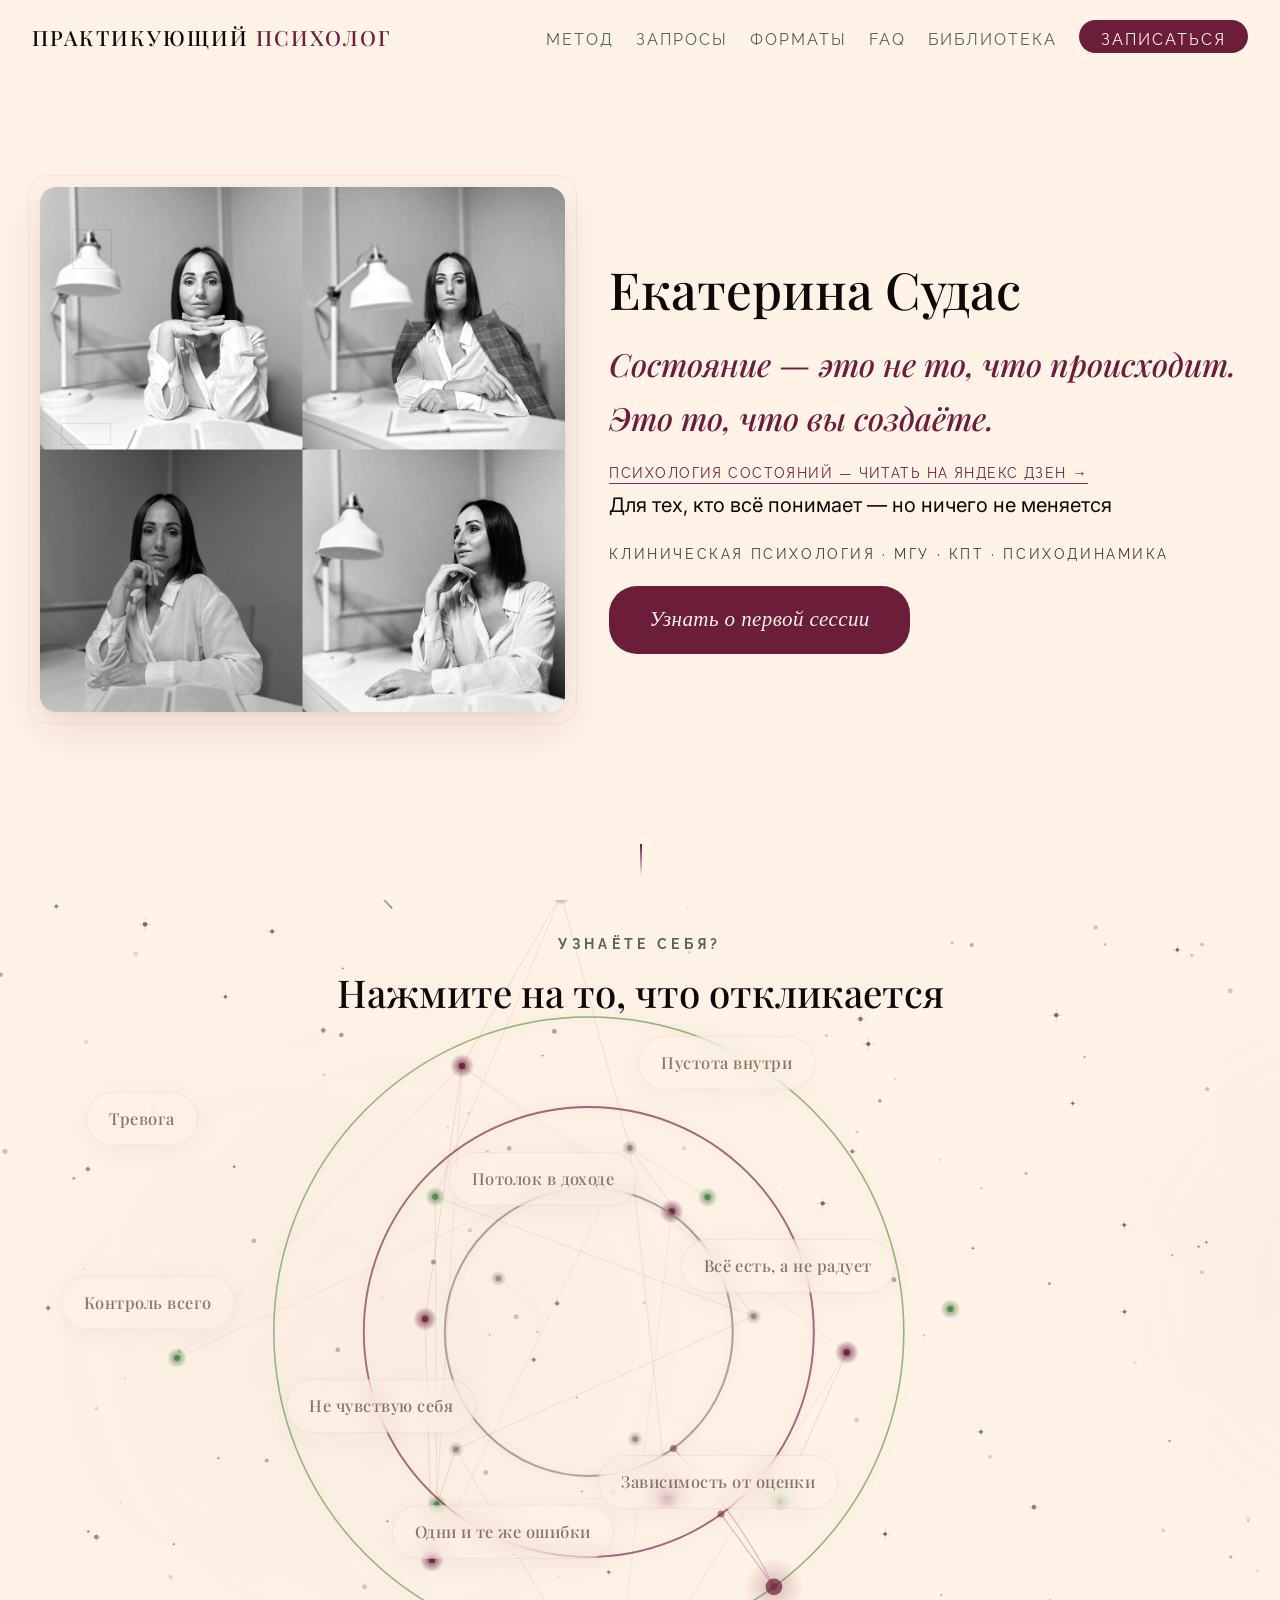
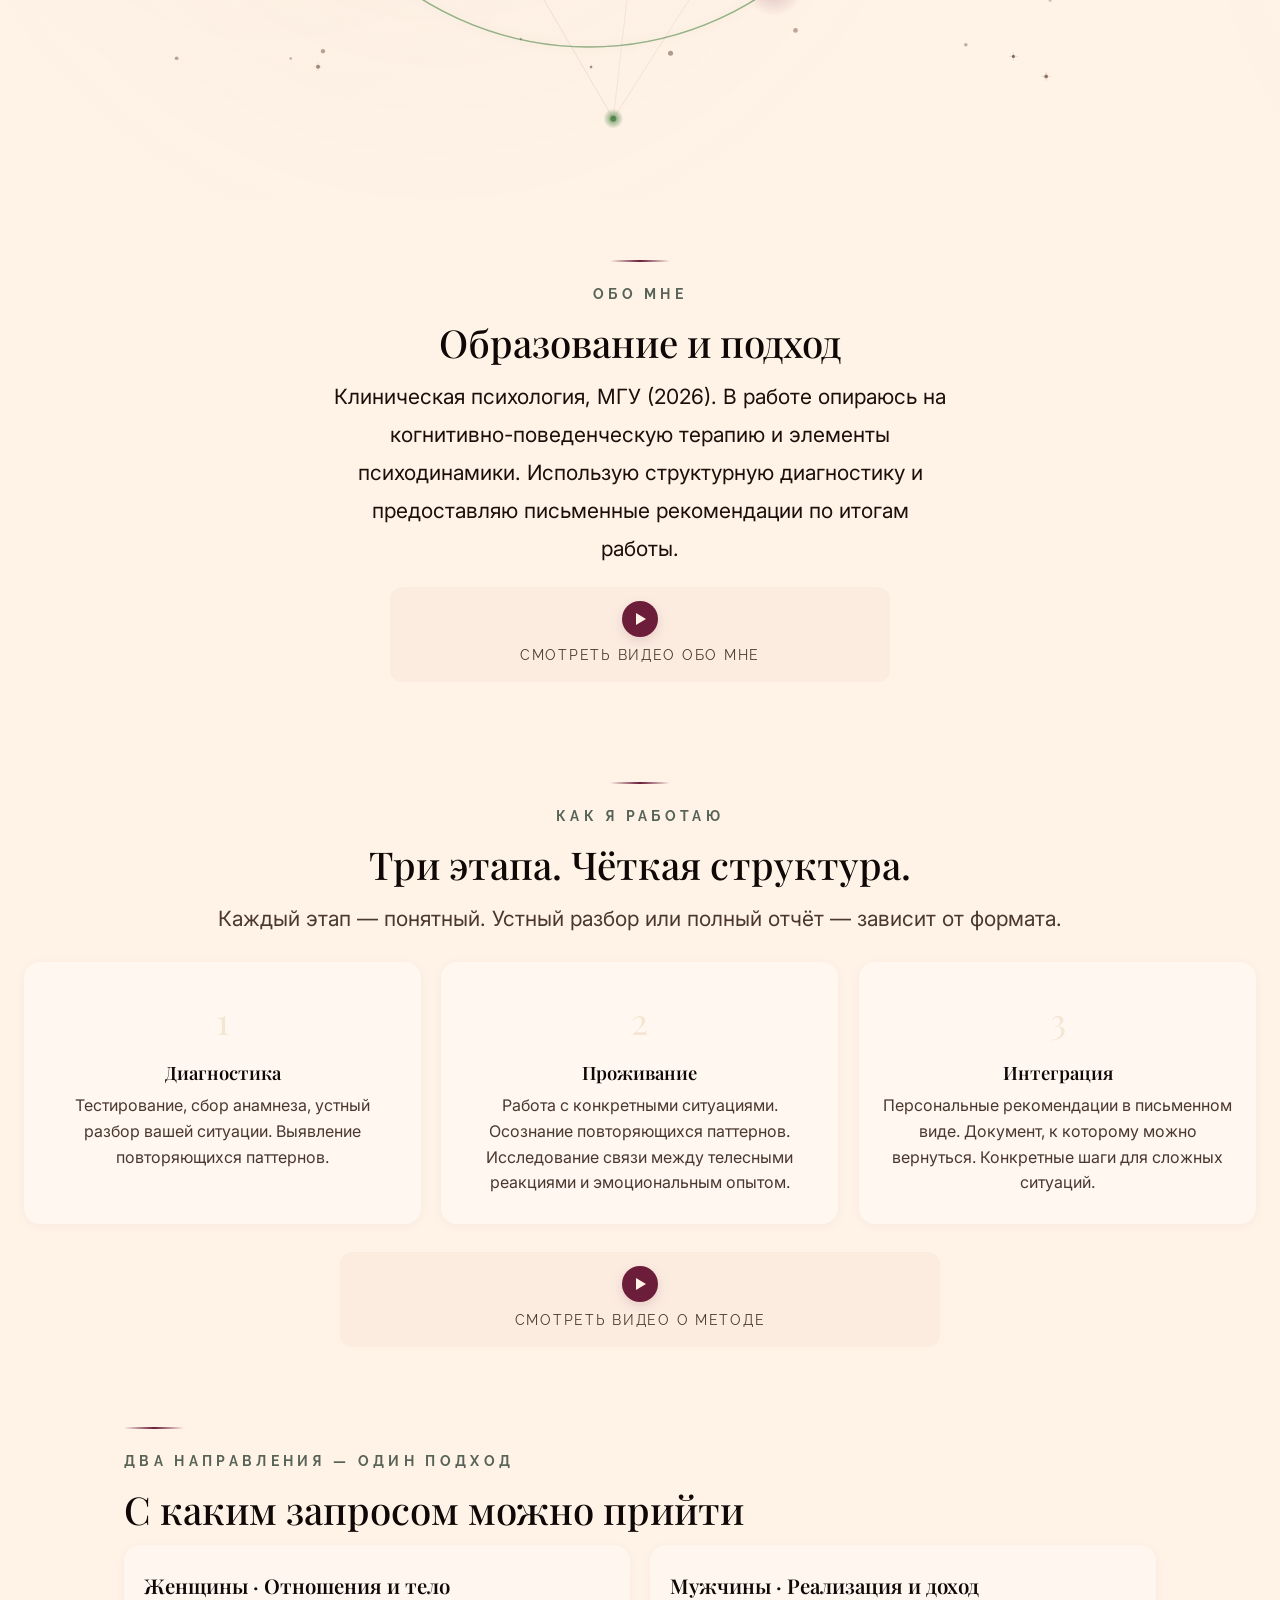
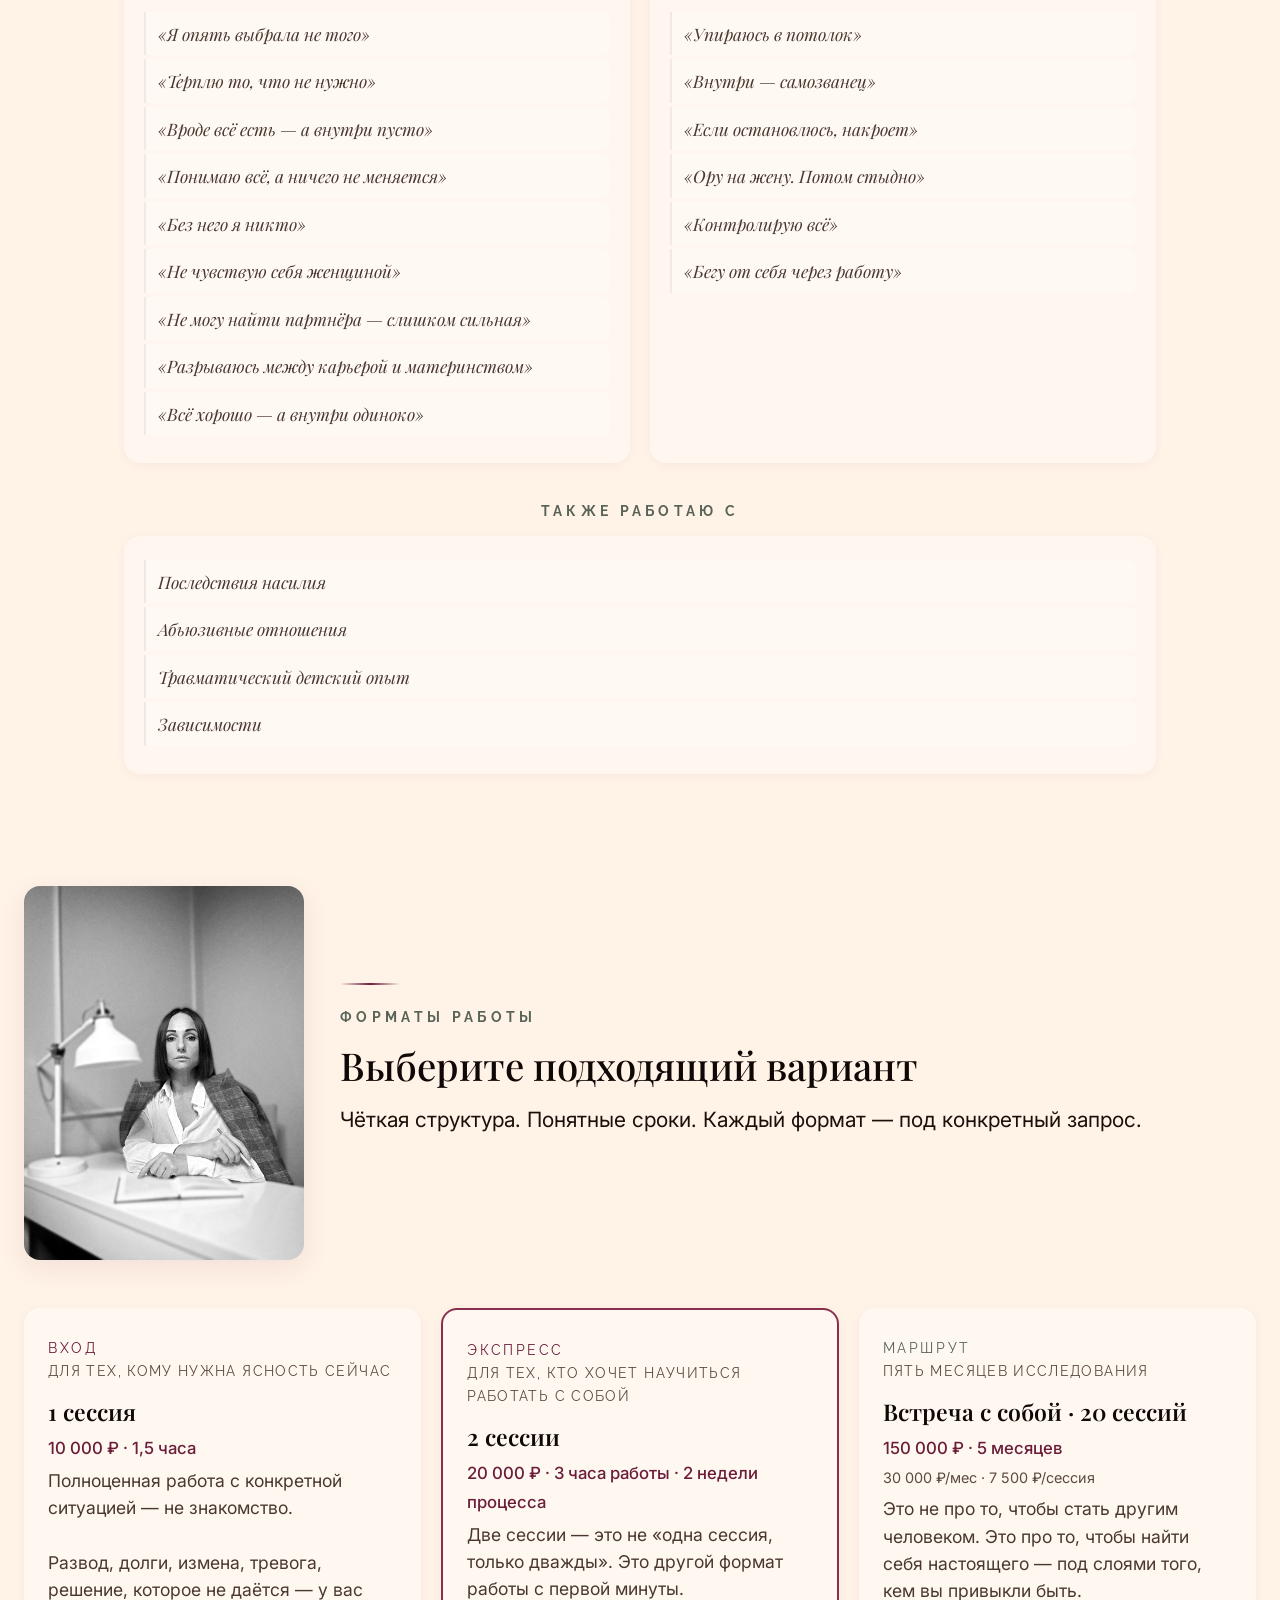
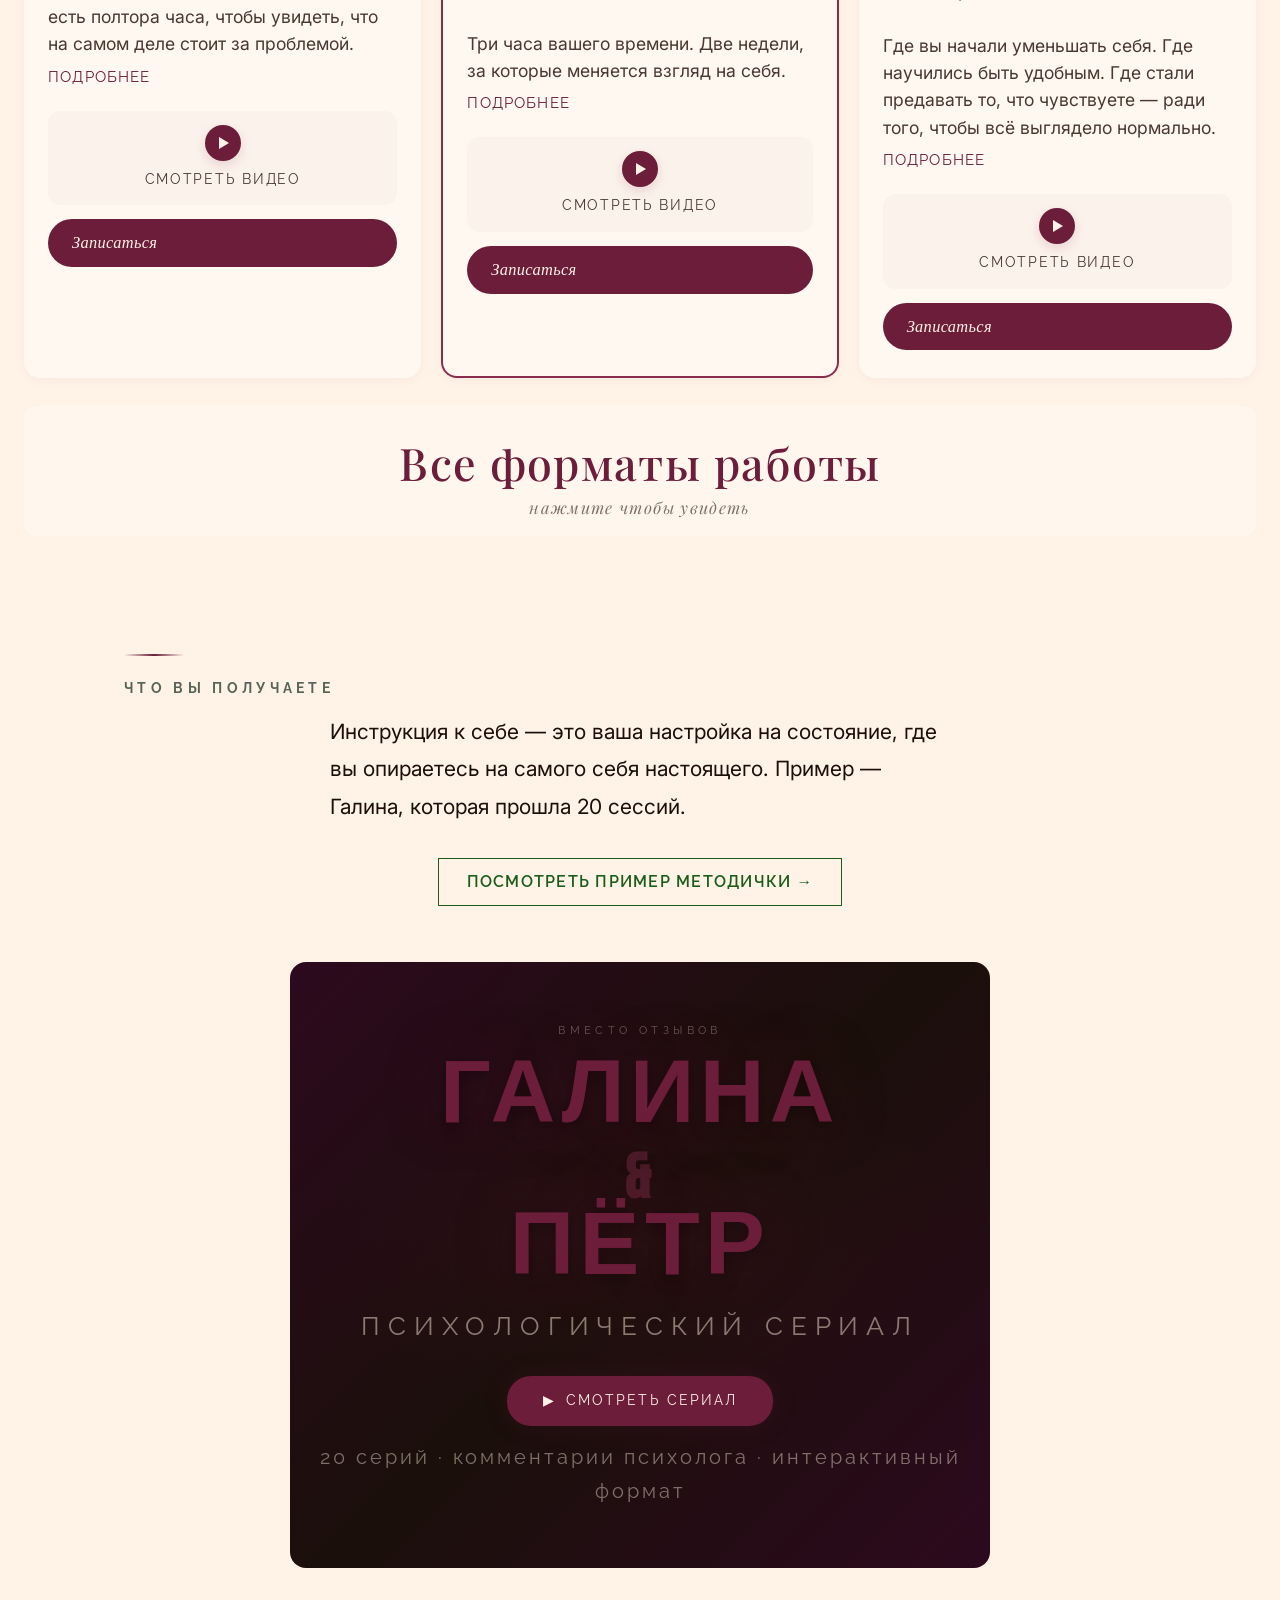
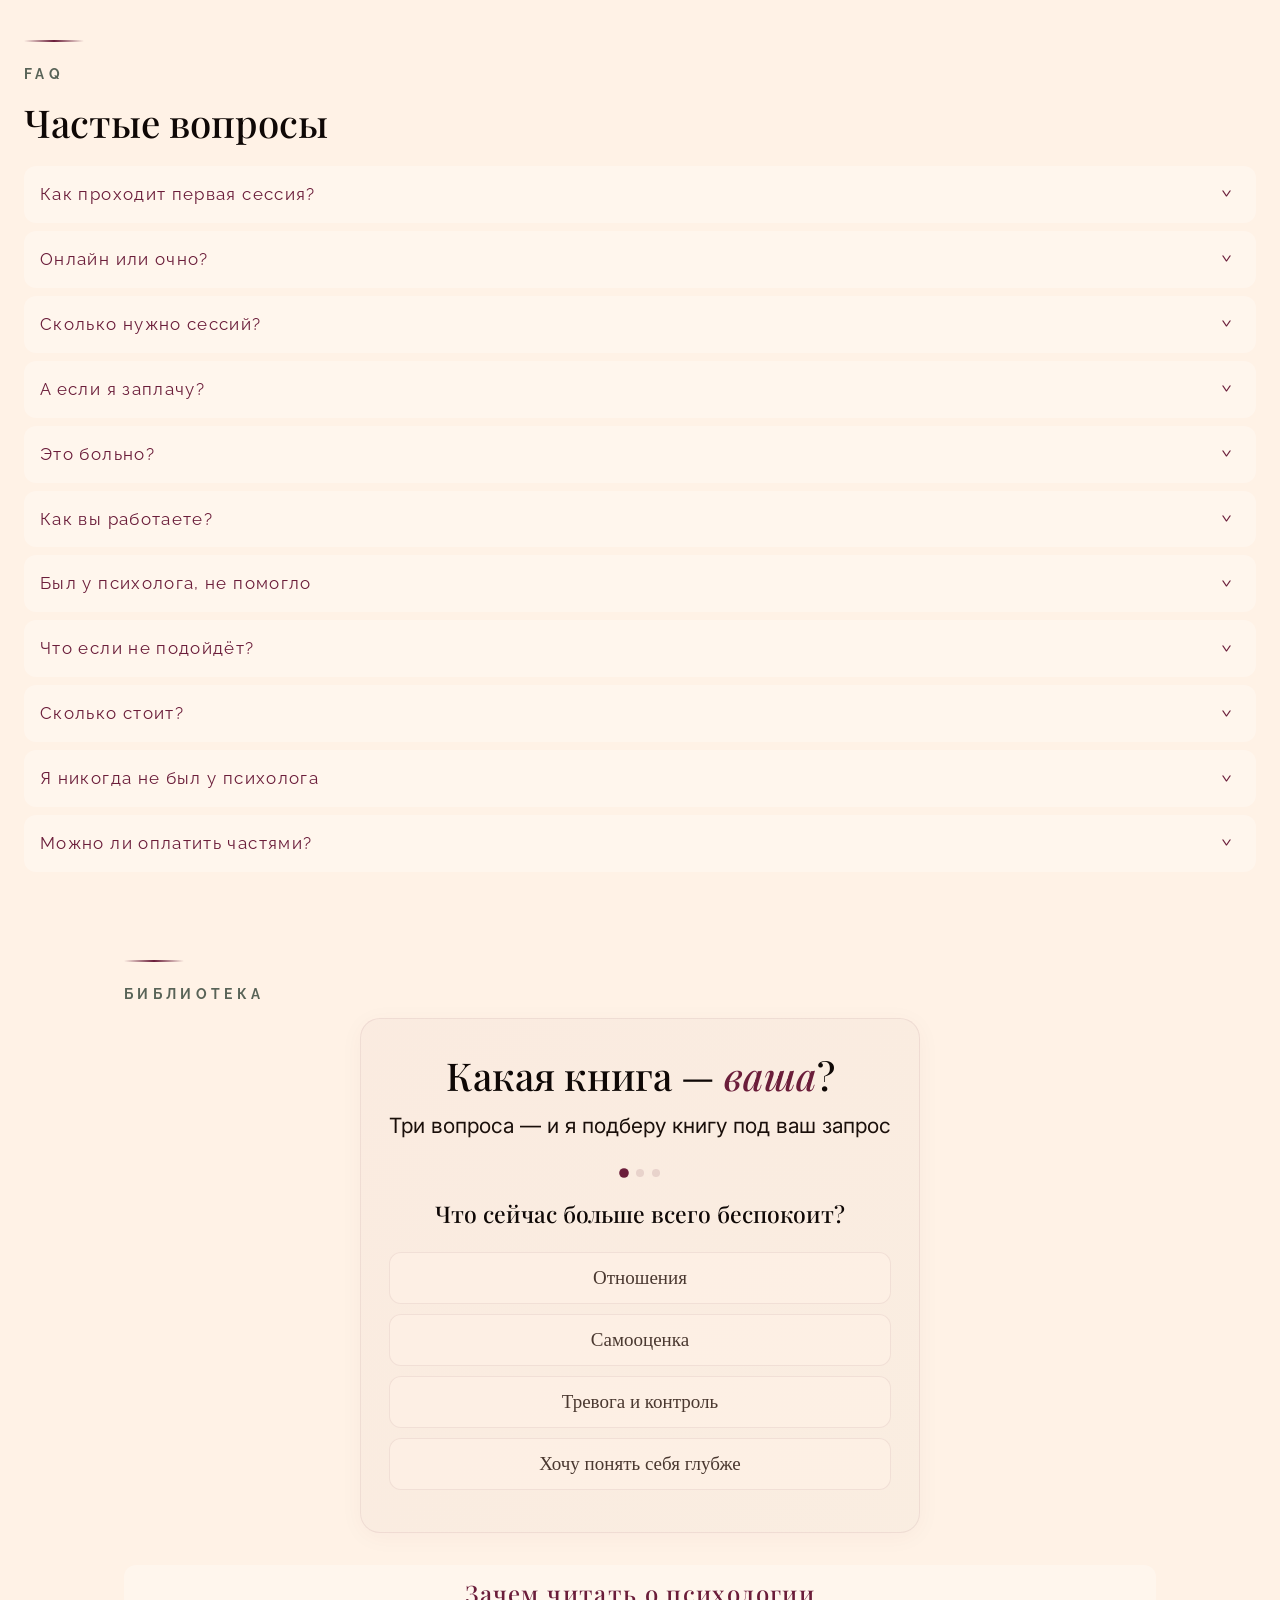
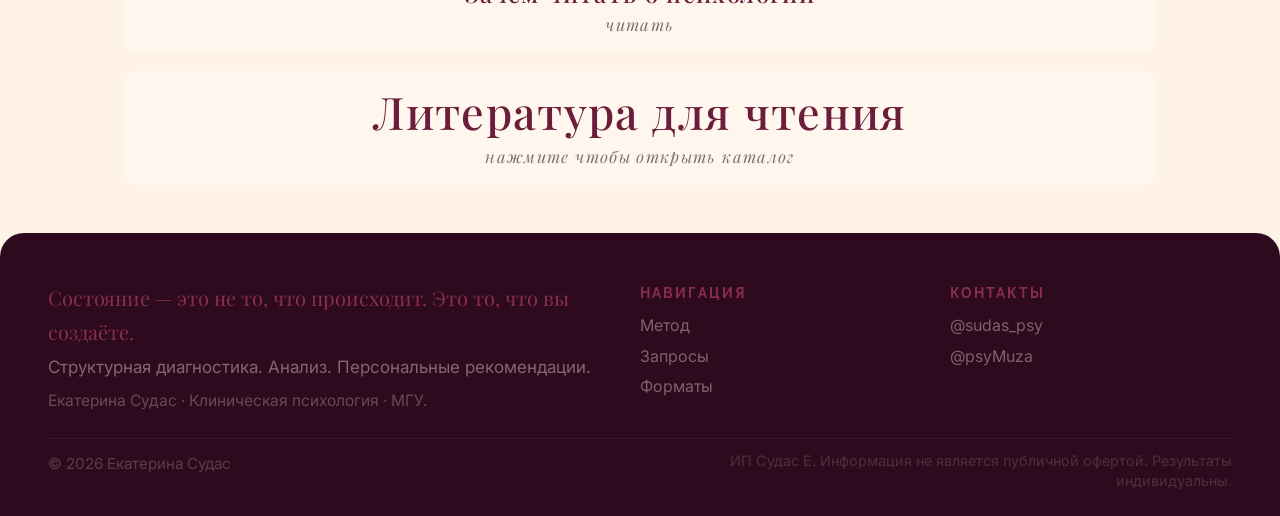
<file: index.html>
<!DOCTYPE html>
<html lang="ru">
<head>
<meta charset="UTF-8">
<meta name="viewport" content="width=device-width, initial-scale=1.0">
<title>Екатерина Судас — Психолог | Состояние — это не то, что происходит. Это то, что вы создаёте.</title>
<meta name="description" content="Екатерина Судас — практикующий психолог. Клиническая психология, МГУ (2026). Структурная диагностика, анализ, персональные рекомендации.">
<meta property="og:title" content="Екатерина Судас — Психолог">
<meta property="og:description" content="Состояние — это не то, что происходит. Это то, что вы создаёте.. Структурная диагностика. Анализ. Персональные рекомендации.">
<meta property="og:type" content="website">
<meta property="og:image" content="images/image_1.png">
<link rel="canonical" href="https://sudas-psy.ru/">
<link rel="icon" href="/favicon.ico" type="image/x-icon">
<meta property="og:url" content="https://sudas-psy.ru/">
<meta property="og:locale" content="ru_RU">
<meta name="twitter:card" content="summary_large_image">
<meta name="twitter:title" content="Екатерина Судас — Психолог">
<meta name="twitter:description" content="Структурная диагностика. Анализ. Персональные рекомендации.">
<meta name="theme-color" content="#fff2e6">
<link rel="preconnect" href="https://fonts.googleapis.com">
<link rel="preconnect" href="https://fonts.gstatic.com" crossorigin>
<link href="https://fonts.googleapis.com/css2?family=Bebas+Neue&family=Playfair+Display:ital,wght@0,300;0,400;0,500;0,600;0,700;1,300;1,400;1,500;1,600&family=Inter:wght@300;400;500;600;700&family=Raleway:wght@200;300;400;500;600&display=swap" rel="stylesheet">
<link rel="stylesheet" href="css/style.css?v=20">
<script type="application/ld+json">
{"@context":"https://schema.org","@type":"ProfessionalService","name":"Психолог Екатерина Судас","description":"Практикующий клинический психолог. Структурная диагностика, анализ, персональные рекомендации.","url":"https://sudas-psy.ru/","image":"https://sudas-psy.ru/images/image_1.png","priceRange":"10000-500000 ₽","founder":{"@type":"Person","name":"Екатерина Судас","jobTitle":"Клинический психолог","alumniOf":{"@type":"CollegeOrUniversity","name":"МГУ имени М.В. Ломоносова"},"sameAs":["https://t.me/sudas_psy","https://t.me/psyMuza"]}}
</script>
<script type="application/ld+json">
{"@context":"https://schema.org","@type":"FAQPage","mainEntity":[{"@type":"Question","name":"Как проходит первая сессия?","acceptedAnswer":{"@type":"Answer","text":"Полтора часа. Анамнез, тестирование, глубокий устный разбор. Без давления."}},{"@type":"Question","name":"Онлайн или очно?","acceptedAnswer":{"@type":"Answer","text":"Онлайн. Видеосвязь, камера обязательна."}},{"@type":"Question","name":"Сколько нужно сессий?","acceptedAnswer":{"@type":"Answer","text":"Зависит от запроса. От 1 до 20+. Скажу честно на первой встрече."}}]}
</script>
</head>
<body>
<canvas id="pc"></canvas>

<header>
<nav class="nav" id="nav">
<a href="#" class="nl">Практикующий <span>психолог</span></a>
<ul class="nk">
<li><a href="#method">Метод</a></li><li><a href="#tracks">Запросы</a></li><li><a href="#products">Форматы</a></li><li><a href="#faq">FAQ</a></li><li><a href="#library">Библиотека</a></li>
<li><a href="https://t.me/sudas_psy" class="nc" target="_blank">Записаться</a></li>
</ul>
<button class="mt" id="mtb"><span></span><span></span><span></span></button>
</nav>
<div class="mo" id="mo"><a href="#method">Метод</a><a href="#tracks">Запросы</a><a href="#products">Форматы</a><a href="#faq">FAQ</a><a href="#library">Библиотека</a><a href="https://t.me/sudas_psy" style="color:var(--cr)" target="_blank">Записаться</a></div>
</header>

<main>
<!-- ========== HERO ========== -->
<section class="hero">
<div class="hero-inner">
<div class="hero-photo">
<div class="hero-geo">
<div class="geo-shape gs1"></div>
<div class="geo-shape gs2"></div>
<div class="geo-shape gs3"></div>
<div class="geo-shape gs4"></div>
<div class="geo-shape gs5"></div>
<div class="geo-shape gs6"></div>
</div>
<img src="images/image_1.png" alt="Психолог Екатерина Судас — клиническая психология, МГУ (2026)"></div>
<div class="hero-text">
<h1 style="animation:fu .8s .5s both">Екатерина Судас</h1>
<div class="hsl" style="animation:fu .8s .8s both">Состояние — это не то, что происходит. Это то, что вы создаёте.</div>
<div style="animation:fu .8s .85s both;margin-top:8px"><a href="https://dzen.ru/id/69a1e2a84aaf5559c210326b" target="_blank" rel="noopener" style="font-family:'Raleway',sans-serif;font-size:.72rem;letter-spacing:.1em;text-transform:uppercase;color:var(--cr);text-decoration:none;border-bottom:1px solid var(--cr-l);padding-bottom:2px;transition:opacity .3s" onmouseover="this.style.opacity='.7'" onmouseout="this.style.opacity='1'">Психология состояний — читать на Яндекс Дзен &rarr;</a></div>
<div class="hsub" style="animation:fu .8s .95s both">Для тех, кто всё понимает — но ничего не меняется</div>
<div style="margin-top:6px;margin-bottom:20px;font-family:'Raleway',sans-serif;font-size:.72rem;font-weight:400;letter-spacing:.18em;text-transform:uppercase;color:var(--tm);animation:fu .8s 1s both">Клиническая психология · МГУ · КПТ · Психодинамика</div>
<div style="animation:fu .8s 1.1s both">
<a href="#products" class="hbtn">Узнать о первой сессии</a>
</div>
</div>
</div>
</section>



<!-- ========== ORBITAL SYSTEM + УЗНАЁТЕ СЕБЯ ========== -->
<section class="orbit-section" id="orbit">
<canvas id="orbitCanvas"></canvas>
<div class="orbit-title">
<h2 class="sl">Узнаёте себя?</h2>
<div class="st">Нажмите на то, что откликается</div>
</div>
<div class="orbit-cards" id="orbitCards">
<div class="ocard" data-info="Тревога — не враг. Она может быть сигналом, что психика перегружена. На сессии мы ищем, что именно перегружает — и как с этим работать. Не убирать симптом, а понять причину.">Тревога</div>
<div class="ocard" data-info="Ощущение пустоты часто связано с тем, что важные потребности не были удовлетворены в детстве. Это не дефект и не приговор. Её можно наполнить — но сначала важно понять, откуда она. Кохут называл это нарциссической раной.">Пустота внутри</div>
<div class="ocard" data-info="Контроль может быть попыткой психики справиться с тем, что когда-то было невыносимо. Вы научились контролировать, потому что не могли доверять. Это защита, которая стала клеткой. С ней можно работать.">Контроль всего</div>
<div class="ocard" data-info="Повторяющийся сценарий — часто не просто невезение. За ним может стоять бессознательный выбор. Психика воспроизводит знакомое, даже если оно болезненное. На диагностике мы ищем точку, где сценарий начался.">Одни и те же ошибки</div>
<div class="ocard" data-info="Разрыв между внешним успехом и внутренним состоянием. Ложное Я выстроено идеально — а настоящее подавлено. Винникотт описал это: человек живёт удобную версию себя вместо настоящей.">Всё есть, а не радует</div>
<div class="ocard" data-info="Зависимость от чужого мнения — не слабость. Она может быть связана с отсутствием внутреннего зеркала. Функция определять свою ценность как бы передана другим. Её можно вернуть себе.">Зависимость от оценки</div>
<div class="ocard" data-info="Когда боль была слишком сильна или слишком привычна — тело отключается. Вы перестаёте чувствовать. Не потому что «холодный человек». Потому что чувствовать было опасно. Лоуэн называл это предательством тела.">Не чувствую себя</div>
<div class="ocard" data-info="Финансовый потолок может быть связан не только с внешними обстоятельствами. Иногда за ним стоит бессознательный запрет: «нельзя больше, чем у мамы/папы». Исследование этих установок помогает обнаружить, что именно ограничивает.">Потолок в доходе</div>
</div>
<div class="ocard-desc" id="ocardDesc"><div class="ocard-desc-text" id="ocardDescText"></div></div>
<div class="orbit-msg" id="orbitMsg">
<p class="orbit-msg-text">Научиться управлять своим состоянием<br><a href="https://dzen.ru/id/69a1e2a84aaf5559c210326b" target="_blank" rel="noopener" class="orbit-msg-link">Психология состояний — читать на Яндекс Дзен &rarr;</a></p>
<span class="orbit-msg-star" style="top:-18px;left:12%;--ray:14px;box-shadow:0 0 12px rgba(107,29,58,.3),0 0 24px rgba(107,29,58,.1)"></span>
<span class="orbit-msg-star" style="top:-10px;right:10%;--ray:9px;box-shadow:0 0 8px rgba(107,29,58,.25),0 0 16px rgba(107,29,58,.08)"></span>
<span class="orbit-msg-star" style="bottom:-14px;left:28%;--ray:7px;box-shadow:0 0 6px rgba(107,29,58,.2),0 0 12px rgba(107,29,58,.06)"></span>
<span class="orbit-msg-star" style="top:40%;right:3%;--ray:11px;box-shadow:0 0 10px rgba(107,29,58,.3),0 0 20px rgba(107,29,58,.1)"></span>
</div>
</section>



<!-- ========== ОБО МНЕ ========== -->
<section style="padding:60px 0">
<div class="c tc reveal">
<div class="sd" style="margin:0 auto 20px"></div>
<h2 class="sl">Обо мне</h2>
<div class="st">Образование и подход</div>
<p class="ss" style="max-width:620px;margin:0 auto 20px">Клиническая психология, МГУ (2026). В работе опираюсь на когнитивно-поведенческую терапию и элементы психодинамики. Использую структурную диагностику и предоставляю письменные рекомендации по итогам работы.</p>
<div class="vid-slot" style="max-width:500px;margin:0 auto"><div class="vid-play"></div><div class="vid-label">Смотреть видео обо мне</div></div>
</div>
</section>


<!-- ========== METHOD ========== -->
<section class="sec-dk" id="method">
<div class="cw">
<div class="tc"><div class="sd"></div><h2 class="sl">Как я работаю</h2><div class="st">Три этапа. Чёткая структура.</div><div class="ss">Каждый этап — понятный. Устный разбор или полный отчёт — зависит от формата.</div></div>
<div class="g3 reveal" style="margin-bottom:16px">
<div class="card" style="text-align:center"><div class="cn" style="font-size:1.8rem">1</div><div class="ct">Диагностика</div><div class="cd">Тестирование, сбор анамнеза, устный разбор вашей ситуации. Выявление повторяющихся паттернов.</div></div>
<div class="card" style="text-align:center"><div class="cn" style="font-size:1.8rem">2</div><div class="ct">Проживание</div><div class="cd">Работа с конкретными ситуациями. Осознание повторяющихся паттернов. Исследование связи между телесными реакциями и эмоциональным опытом.</div></div>
<div class="card" style="text-align:center"><div class="cn" style="font-size:1.8rem">3</div><div class="ct">Интеграция</div><div class="cd">Персональные рекомендации в письменном виде. Документ, к которому можно вернуться. Конкретные шаги для сложных ситуаций.</div></div>
</div>
<div class="reveal" style="margin-top:28px">
<div class="vid-slot" style="max-width:600px;margin:0 auto"><div class="vid-play"></div><div class="vid-label">Смотреть видео о методе</div></div>
</div>
</div>
</section>


<!-- ========== TRACKS ========== -->
<section id="tracks">
<div class="c"><div class="sd"></div><h2 class="sl">Два направления — один подход</h2><div class="st">С каким запросом можно прийти</div>
<div class="g2 reveal">
<div class="rc"><h3>Женщины · Отношения и тело</h3>
<details class="ri-detail"><summary class="ri">«Я опять выбрала не того»</summary><div class="ri-exp">Повторяющийся паттерн выбора партнёра. Работаем с бессознательными сценариями, которые тянут к «знакомому» типу — даже если он причиняет боль.</div></details>
<details class="ri-detail"><summary class="ri">«Терплю то, что не нужно»</summary><div class="ri-exp">Неспособность выйти из разрушающих отношений. Разбираемся, что стоит за привычкой терпеть: страх одиночества, вина, детская программа «хорошая девочка не жалуется».</div></details>
<details class="ri-detail"><summary class="ri">«Вроде всё есть — а внутри пусто»</summary><div class="ri-exp">Нарциссическая пустота. Когда достижения не приносят удовлетворения — потому что внутри нет ощущения «я есть и этого достаточно».</div></details>
<details class="ri-detail"><summary class="ri">«Понимаю всё, а ничего не меняется»</summary><div class="ri-exp">Разрыв между пониманием и действием. Голова знает, а тело — нет. Работаем не с мыслями, а с тем, что заблокировано в теле и эмоциях.</div></details>
<details class="ri-detail"><summary class="ri">«Без него я никто»</summary><div class="ri-exp">Созависимость. Потеря себя в отношениях, когда собственная ценность определяется только через партнёра. Возвращаем опору на себя.</div></details>
<details class="ri-detail"><summary class="ri">«Не чувствую себя женщиной»</summary><div class="ri-exp">Отключение от тела, сексуальности, женственности. Часто связано с травматическим опытом или обесцениванием в детстве. Восстанавливаем контакт с телом.</div></details>
<details class="ri-detail"><summary class="ri">«Не могу найти партнёра — слишком сильная»</summary><div class="ri-exp">Когда сила стала бронёй. За образом «мне никто не нужен» часто скрывается страх близости и уязвимости. Работаем с тем, чтобы сила не мешала быть мягкой.</div></details>
<details class="ri-detail"><summary class="ri">«Разрываюсь между карьерой и материнством»</summary><div class="ri-exp">Внутренний конфликт между реализацией и ролью матери. Чувство вины в обе стороны: «недостаточно хорошая мать» и «не реализовалась». Ищем опору не в выборе «или-или», а в себе.</div></details>
<details class="ri-detail"><summary class="ri">«Всё хорошо — а внутри одиноко»</summary><div class="ri-exp">Одиночество при полном внешнем благополучии. Когда есть семья, друзья, карьера — но нет ощущения, что тебя по-настоящему видят и знают. Работаем с глубинной потребностью в подлинной близости.</div></details>
</div>
<div class="rc"><h3>Мужчины · Реализация и доход</h3>
<details class="ri-detail"><summary class="ri">«Упираюсь в потолок»</summary><div class="ri-exp">Финансовый и карьерный потолок. Внутренние ограничения, которые не дают расти — часто связаны с родительскими установками о деньгах и успехе.</div></details>
<details class="ri-detail"><summary class="ri">«Внутри — самозванец»</summary><div class="ri-exp">Синдром самозванца. Постоянное ощущение, что вас «разоблачат». Работаем с корнями — обесцениванием достижений в детстве.</div></details>
<details class="ri-detail"><summary class="ri">«Если остановлюсь, накроет»</summary><div class="ri-exp">Бег от себя через работу. Когда остановка вызывает тревогу или пустоту — значит, деятельность стала способом не чувствовать.</div></details>
<details class="ri-detail"><summary class="ri">«Ору на жену. Потом стыдно»</summary><div class="ri-exp">Неконтролируемая агрессия. За криком часто стоит бессилие, накопленная боль или детский опыт, где гнев был единственным «разрешённым» чувством.</div></details>
<details class="ri-detail"><summary class="ri">«Контролирую всё»</summary><div class="ri-exp">Гиперконтроль как способ справиться с тревогой. Когда в детстве было небезопасно — взрослый учится контролировать всё вокруг, чтобы «не случилось плохое».</div></details>
<details class="ri-detail"><summary class="ri">«Бегу от себя через работу»</summary><div class="ri-exp">Трудоголизм как защита от встречи с собой. Пока работаешь — не нужно чувствовать. Разбираемся, от чего именно идёт бег.</div></details>
</div>
</div>
<div class="reveal" style="margin-top:24px"><h2 class="sl tc">Также работаю с</h2>
<div class="rc" style="max-width:100%">
<details class="ri-detail"><summary class="ri">Последствия насилия</summary><div class="ri-exp">Физическое, эмоциональное, сексуальное насилие оставляет след в теле и психике. Работаем бережно, в вашем темпе, с опорой на безопасность.</div></details>
<details class="ri-detail"><summary class="ri">Абьюзивные отношения</summary><div class="ri-exp">Выход из абьюза, восстановление после. Почему сложно уйти, почему тянет вернуться — и как вернуть себе себя.</div></details>
<details class="ri-detail"><summary class="ri">Травматический детский опыт</summary><div class="ri-exp">То, что произошло в детстве, продолжает управлять взрослой жизнью. Работаем с корневыми переживаниями — не с симптомами.</div></details>
<details class="ri-detail"><summary class="ri">Зависимости</summary><div class="ri-exp">За зависимостью всегда стоит боль, с которой человек не справляется иначе. Работаем не с привычкой, а с тем, что она заглушает.</div></details>
</div></div>
</div>
</section>


<!-- ========== ПРОДУКТЫ ========== -->
<section id="products" style="padding:60px 0">
<div class="cw">
<div style="display:grid;grid-template-columns:280px 1fr;gap:36px;align-items:center;margin-bottom:48px">
<img src="images/image_3.png" alt="Екатерина Судас — форматы индивидуальной работы" style="width:100%;filter:grayscale(.15) contrast(1.02);border-radius:16px;box-shadow:0 8px 28px rgba(107,29,58,.08)">
<div>
<div class="sd"></div>
<h2 class="sl">Форматы работы</h2>
<div class="st">Выберите подходящий вариант</div>
<div class="ss">Чёткая структура. Понятные сроки. Каждый формат — под конкретный запрос.</div>
</div>
</div>

<!-- 3 основных продукта -->
<div class="g3 reveal" style="margin-bottom:28px">
<div class="prod"><div class="pt" style="color:var(--cr)">Вход</div><div style="font-family:'Raleway',sans-serif;font-size:.68rem;letter-spacing:.1em;text-transform:uppercase;color:var(--tl);margin-bottom:4px">Для тех, кому нужна ясность сейчас</div><div class="pn">1 сессия</div><div class="pp">10 000 ₽ · 1,5 часа</div><div class="pd">Полноценная работа с конкретной ситуацией — не знакомство.<br><br>Развод, долги, измена, тревога, решение, которое не даётся — у вас есть полтора часа, чтобы увидеть, что на самом деле стоит за проблемой.<div class="pd-more" style="display:none">Диагностика. Проживание. Интеграция нового состояния.<br><br>Мы вместе анализируем вашу ситуацию, находим бессознательные механизмы, страхи и сопротивления — и вы выходите с пониманием, что делать дальше. Не с общими рекомендациями — с конкретным направлением.<br><br>Я работаю через тестирование, структурное интервью и глубокий разбор — но за каждым инструментом стоит внимание к тому, что вы чувствуете, а не только к тому, что вы говорите. По итогам вы получите практики, с которыми сможете работать самостоятельно, и — если захотите — литературу, которая продолжит то, что мы начали.<br><br>После сессии я обозначу, над чем стоит работать дальше и примерно сколько времени это может занять — чтобы вы перестали предавать себя. Но решение — всегда за вами.<br><br>Потому что психология начинает работать в тот момент, когда человек перестаёт ждать — волшебника, подходящего времени, других обстоятельств — и из взрослой позиции сам влияет на свою жизнь.<br><br><em>Состояние — это не то, что происходит. Это то, что вы создаёте.</em><br><br>Я создаю условия для этой трансформации. Остальное делаете вы.</div><button class="pd-toggle" style="display:inline-block;margin-top:10px;font-family:'Raleway',sans-serif;font-size:.74rem;letter-spacing:.08em;text-transform:uppercase;color:var(--cr);cursor:pointer;border:none;background:none;padding:0" onclick="var m=this.previousElementSibling;if(m.style.display==='none'){m.style.display='block';this.textContent='Свернуть'}else{m.style.display='none';this.textContent='Подробнее'}">Подробнее</button></div><div class="vid-slot"><div class="vid-play"></div><div class="vid-label">Смотреть видео</div></div><a href="https://t.me/sudas_psy" class="hbtn" target="_blank" style="margin-top:14px;display:inline-block;font-size:.82rem;padding:10px 24px">Записаться</a></div>
<div class="prod" style="border:2px solid var(--cr-l)"><div class="pt" style="color:var(--cr)">Экспресс</div><div style="font-family:'Raleway',sans-serif;font-size:.68rem;letter-spacing:.1em;text-transform:uppercase;color:var(--tl);margin-bottom:4px">Для тех, кто хочет научиться работать с собой</div><div class="pn">2 сессии</div><div class="pp">20 000 ₽ · 3 часа работы · 2 недели процесса</div><div class="pd">Две сессии — это не «одна сессия, только дважды». Это другой формат работы с первой минуты.<br><br>Три часа вашего времени. Две недели, за которые меняется взгляд на себя.<div class="pd-more" style="display:none">Первая сессия — диагностика, проживание, интеграция. Я анализирую, фиксирую и собираю картину: что происходит, какие механизмы запускаются, откуда они.<br><br>Перерыв — неделя. Вы живёте свою жизнь. Бессознательное продолжает работу.<br><br>Вторая сессия — полный цикл, но с другим фокусом. Глубже, точнее, с опорой на то, что поднялось за неделю.<br><br>Перерыв — несколько дней. Я готовлю ваш документ.<br><br>«Инструкция к себе» — персональный аналитический отчёт по вашей ситуации: что включает ваши триггеры, почему это повторяется, где корни. И на каждую тему — отдельная методичка: что с вами происходит, в какие моменты это включается и как это выдержать, не подавляя, а встречаясь с тем, что вы чувствуете.<br><br>Три методички или пять — зависит от того, что мы найдём. Это ваш документ. Не общие рекомендации — а точная карта именно вашей психики.<br><br>Этот формат — для тех, кто не хочет ходить к психологу за ручку. Кто готов взять ответственность за свою жизнь и работать с собой. Вы получаете инструмент — и возвращаетесь к нему столько, сколько нужно. Через месяц. Через полгода. Через год — когда появится новый запрос.<br><br><em>Состояние — это не то, что происходит. Это то, что вы создаёте.</em><br><br>Я создаю условия для этой трансформации. Остальное делаете вы.</div><button class="pd-toggle" style="display:inline-block;margin-top:10px;font-family:'Raleway',sans-serif;font-size:.74rem;letter-spacing:.08em;text-transform:uppercase;color:var(--cr);cursor:pointer;border:none;background:none;padding:0" onclick="var m=this.previousElementSibling;if(m.style.display==='none'){m.style.display='block';this.textContent='Свернуть'}else{m.style.display='none';this.textContent='Подробнее'}">Подробнее</button></div><div class="vid-slot"><div class="vid-play"></div><div class="vid-label">Смотреть видео</div></div><a href="https://t.me/sudas_psy" class="hbtn" target="_blank" style="margin-top:14px;display:inline-block;font-size:.82rem;padding:10px 24px">Записаться</a></div>
<div class="prod"><div class="pt">Маршрут</div><div style="font-family:'Raleway',sans-serif;font-size:.68rem;letter-spacing:.1em;text-transform:uppercase;color:var(--tl);margin-bottom:4px">Пять месяцев исследования</div><div class="pn">Встреча с собой · 20 сессий</div><div class="pp">150 000 ₽ · 5 месяцев<br><span style="font-size:.72rem;color:var(--tl);font-weight:400">30 000 ₽/мес · 7 500 ₽/сессия</span></div><div class="pd">Это не про то, чтобы стать другим человеком. Это про то, чтобы найти себя настоящего — под слоями того, кем вы привыкли быть.<br><br>Где вы начали уменьшать себя. Где научились быть удобным. Где стали предавать то, что чувствуете — ради того, чтобы всё выглядело нормально.<div class="pd-more" style="display:none">Мы это исследуем. Не чтобы исправить — а чтобы вы наконец встретились с тем, кто вы есть.<br><br>Раз в неделю. Пять месяцев. Каждая сессия — полный цикл: диагностика, проживание, интеграция нового состояния. Но маршрут у каждого свой — не шаблон, не программа, а живой процесс, который идёт за вами.<br><br>По ходу работы вы получаете аналитические отчёты, методички, инструкции — когда они нужны именно вам. Не по расписанию — а в тот момент, когда они попадут точно.<br><br>Этот путь не всегда лёгкий. Будут сессии, после которых станет тяжелее прежде чем станет легче. Это нормально — так работает встреча с тем, что долго было спрятано. Но на выходе — вы понимаете себя. Вы видите свои механизмы. И вы можете управлять своим состоянием — не из контроля, а из контакта с собой.<br><br><em>Состояние — это не то, что происходит. Это то, что вы создаёте.</em><br><br>Я создаю условия для этой трансформации. Остальное делаете вы.</div><button class="pd-toggle" style="display:inline-block;margin-top:10px;font-family:'Raleway',sans-serif;font-size:.74rem;letter-spacing:.08em;text-transform:uppercase;color:var(--cr);cursor:pointer;border:none;background:none;padding:0" onclick="var m=this.previousElementSibling;if(m.style.display==='none'){m.style.display='block';this.textContent='Свернуть'}else{m.style.display='none';this.textContent='Подробнее'}">Подробнее</button></div><div class="vid-slot"><div class="vid-play"></div><div class="vid-label">Смотреть видео</div></div><a href="https://t.me/sudas_psy" class="hbtn" target="_blank" style="margin-top:14px;display:inline-block;font-size:.82rem;padding:10px 24px">Записаться</a></div>
</div>

<!-- Остальные продукты под кнопкой -->
<details class="ex">
<summary class="sec-btn reveal" style="margin-top:16px">
<div class="sec-btn-title">Все форматы работы</div>
<div class="sec-btn-sub">нажмите чтобы увидеть</div>
</summary>
<div class="eb" style="border:none;padding:24px 0 0">
<div class="g2 reveal">
<div class="prod"><div class="pt">Первый шаг</div><div style="font-family:'Raleway',sans-serif;font-size:.68rem;letter-spacing:.1em;text-transform:uppercase;color:var(--tl);margin-bottom:4px">Когда всё понимаете — но ничего не меняется</div><div class="pn">Курс «Сепарация»</div><div class="pp">7 000 ₽ · доступ 1 месяц</div><div class="pd">Бывает так: вы хотите жить иначе — но не можете начать. Или даже не понимаете, чего хотите — только чувствуете, что живёте не свою жизнь.<br><br>Мечта есть — а действий нет. Планы есть — а энергии на них нет.<div class="pd-more" style="display:none">Вы знаете, что «надо что-то менять», но каждый раз остаётесь на месте. Как будто что-то внутри не пускает.<br><br>Это не лень. Не слабость. Не «просто возьми и сделай». Это — детская позиция, которую вы забрали во взрослую жизнь. Решения, которые вы приняли когда-то давно, чтобы выжить в своей семье, — и которые до сих пор управляют вами. Вы их не видите. Но они определяют, как вы выбираете партнёров, как обращаетесь с деньгами, как реагируете на конфликты и почему раз за разом оказываетесь в одних и тех же ситуациях.<br><br>Этот курс — исследование. Не чтобы обвинить родителей. А чтобы наконец увидеть, где заканчиваются их сценарии — и начинаетесь вы.<br><br>4 аудиолекции: что такое сепарация и почему она не произошла, как формируется привязанность и что происходит, когда она нарушена, какие детские позиции вы несёте во взрослую жизнь, как работают законы родовой системы и почему сценарии повторяются.<br><br>5 аудиопрактик: от работы с самосаботажем — через принятие мамы и исследование рода — к выбору собственного сценария жизни.<br><br>Рабочая тетрадь с заданиями — чтобы не просто слушать, а проживать и фиксировать.<br><br>Курс не заменяет индивидуальную работу. Но он даёт то, без чего она невозможна: понимание, почему вы застряли — и где именно начинается ваш собственный путь.<br><br><em>Состояние — это не то, что происходит. Это то, что вы создаёте.</em></div><button class="pd-toggle" style="display:inline-block;margin-top:10px;font-family:'Raleway',sans-serif;font-size:.74rem;letter-spacing:.08em;text-transform:uppercase;color:var(--cr);cursor:pointer;border:none;background:none;padding:0" onclick="var m=this.previousElementSibling;if(m.style.display==='none'){m.style.display='block';this.textContent='Свернуть'}else{m.style.display='none';this.textContent='Подробнее'}">Подробнее</button></div><div class="vid-slot"><div class="vid-play"></div><div class="vid-label">Смотреть видео</div></div></div>
<div class="prod"><div class="pt">Травма отверженного. Страх отказа</div><div style="font-family:'Raleway',sans-serif;font-size:.68rem;letter-spacing:.1em;text-transform:uppercase;color:var(--tl);margin-bottom:4px">Когда чужое мнение стало вашей правдой о себе</div><div class="pn">14 дней</div><div class="pp">70 000 ₽ · 14 дней · 3 индивидуальные сессии + ежедневное сопровождение</div><div class="pd">Вам отказали — и вы решили, что с вами что-то не так. Не тогда, когда вы это осознали. Гораздо раньше. Это решение было принято в детстве — бессознательно, на основе того, как вели себя родители.<br><br>Доказываете. Заслуживаете. Терпите. Соглашаетесь на то, что вам не подходит — лишь бы не услышать «нет».<div class="pd-more" style="display:none">А когда всё-таки слышите — внутри обрушивается не просто разочарование, а что-то древнее: «я недостаточно хорош, чтобы меня выбрали».<br><br>Это не характер. Это травма — и она имеет конкретный механизм. Мы его находим и разбираем.<br><br>14 дней структурной работы. Три индивидуальные сессии по полтора часа — в начале, в середине и в завершение. Между ними — ежедневная аудиопрактика, ваши отчёты и моя обратная связь каждый день. На основе того, что поднимается у вас, я подбираю персональные методички и практики.<br><br>Мы работаем глубоко: с фигурами родителей, с внутренним ребёнком — вашим и их. С ситуациями, где вы сделали вывод о себе на основе чужого отказа. Хотя отказ — это всегда про того, кто отказывает. Не про вас.<br><br>На выходе: чужое мнение становится просто мнением. «Спасибо, у меня есть своё». Отказали — «ок, иду в следующую дверь». Не потому что вам стало всё равно. А потому что ваше мнение о себе — наконец у вас, а не в чужих руках.<br><br><em>Состояние — это не то, что происходит. Это то, что вы создаёте.</em><br><br>Я создаю условия для этой трансформации. Остальное делаете вы.</div><button class="pd-toggle" style="display:inline-block;margin-top:10px;font-family:'Raleway',sans-serif;font-size:.74rem;letter-spacing:.08em;text-transform:uppercase;color:var(--cr);cursor:pointer;border:none;background:none;padding:0" onclick="var m=this.previousElementSibling;if(m.style.display==='none'){m.style.display='block';this.textContent='Свернуть'}else{m.style.display='none';this.textContent='Подробнее'}">Подробнее</button></div><div class="vid-slot"><div class="vid-play"></div><div class="vid-label">Смотреть видео</div></div></div>
<div class="prod"><div class="pt">Индивидуальная настройка</div><div style="font-family:'Raleway',sans-serif;font-size:.68rem;letter-spacing:.1em;text-transform:uppercase;color:var(--tl);margin-bottom:4px">14 дней</div><div class="pn">14 дней</div><div class="pp">120 000 ₽ · 14 дней · 3 индивидуальные сессии + ежедневное сопровождение</div><div class="pd">У вас есть цель. Вы знаете, чего хотите — выйти замуж, заработать миллион, сменить профессию, начать жить иначе. Но между «хочу» и «делаю» — стена.<br><br>Это ограничения, которые стали частью вас — на основе ситуаций, где вас отвергали, унижали, обесценивали.<div class="pd-more" style="display:none">Не лень. Не обстоятельства. Что-то внутри, что вы не можете назвать, но чувствуете каждый раз, когда пытаетесь сдвинуться. Они сформировались давно. И теперь они решают за вас — тихо, незаметно, каждый день.<br><br>Мы находим их. Проживаем. И формируем новое состояние — то, в котором ваша цель перестаёт быть мечтой и становится направлением движения.<br><br>Как это работает: первая сессия — полтора часа. Мы определяем, чего вы на самом деле хотите, и что именно мешает. После этого я создаю для вас персональную аудионастройку — вашими словами, под вашу ситуацию, моим голосом. Это не шаблон. Это ваш инструмент.<br><br>14 дней вы делаете её каждый день. Отправляете отчёт — я анализирую бессознательные конфликты и страхи, которые поднимаются, и даю задания и практики. Сессия в середине. Сессия в завершение — индивидуально, когда нужно именно вам.<br><br>А потом настройка остаётся с вами. Навсегда. Через месяц, через год, через пять лет — в любой момент, когда вам нужно вернуться в это состояние, вы включаете её и проживаете снова. Это не 14 дней работы. Это инструмент на всю жизнь.<br><br><em>Состояние — это не то, что происходит. Это то, что вы создаёте.</em><br><br>Я создаю условия для этой трансформации. Остальное делаете вы.</div><button class="pd-toggle" style="display:inline-block;margin-top:10px;font-family:'Raleway',sans-serif;font-size:.74rem;letter-spacing:.08em;text-transform:uppercase;color:var(--cr);cursor:pointer;border:none;background:none;padding:0" onclick="var m=this.previousElementSibling;if(m.style.display==='none'){m.style.display='block';this.textContent='Свернуть'}else{m.style.display='none';this.textContent='Подробнее'}">Подробнее</button></div><div class="vid-slot"><div class="vid-play"></div><div class="vid-label">Смотреть видео</div></div></div>
<div class="prod"><div class="pt">Трансформация личности</div><div style="font-family:'Raleway',sans-serif;font-size:.68rem;letter-spacing:.1em;text-transform:uppercase;color:var(--tl);margin-bottom:4px">30 дней</div><div class="pn">30 дней</div><div class="pp">150 000 ₽ · 30 дней · ежедневная индивидуальная работа</div><div class="pd">Это самая интенсивная программа. 30 дней. Каждый день. Для тех, кто готов перестать откладывать встречу с собой.<br><br>Если вы долго чего-то хотите и не реализуете — значит, либо цель не ваша, либо есть внутренняя причина, по которой вам выгодно оставаться на месте.<div class="pd-more" style="display:none">Не потому что вы слабый человек — а потому что психика защищает вас от чего-то, что когда-то было невыносимым. Мы это находим.<br><br>Три этапа по 10 дней.<br><br>Первый — знакомство с собой. Диагностика, тестирование, раскрытие того, что скрыто. Мы исследуем бессознательное: тени, внутренние конфликтующие части, сопротивления, которые просыпаются каждый раз, когда вы пытаетесь что-то изменить. Определяем ваш психотип. Вы получаете «Инструкцию к себе» — полный аналитический документ, методички, дневники. Это этап, где вы перестаёте прятаться от себя.<br><br>Второй — проживание. Разрешение себе быть тем, кто вы есть. Мы перепроживаем ситуации прошлого — потому что через проживание того, что было подавлено, высвобождается энергия, которая была заперта в защитах. Работа с телесными реакциями и дыханием. Это этап, на котором вы начинаете лучше спать, легче дышать, спокойнее смотреть на свою жизнь. Повторное тестирование — вы видите свою динамику. Работа с внутренним критиком, самооценкой, границами.<br><br>Третий — реализация. Ваш запрос, ваша цель, ваш маршрут. Определяем путь к вашей цели и что конкретно мешает на каждом шаге. Работа со страхами. Персональная инструкция — из какого состояния вы приходите к тому, что хотите, и что делаете каждый день.<br><br>Вы не станете другим человеком. Вы встретитесь с тем, кем всегда были — но не позволяли себе быть.<br><br><em>Состояние — это не то, что происходит. Это то, что вы создаёте.</em><br><br>Я создаю условия для этой трансформации. Остальное делаете вы.</div><button class="pd-toggle" style="display:inline-block;margin-top:10px;font-family:'Raleway',sans-serif;font-size:.74rem;letter-spacing:.08em;text-transform:uppercase;color:var(--cr);cursor:pointer;border:none;background:none;padding:0" onclick="var m=this.previousElementSibling;if(m.style.display==='none'){m.style.display='block';this.textContent='Свернуть'}else{m.style.display='none';this.textContent='Подробнее'}">Подробнее</button></div><div class="vid-slot"><div class="vid-play"></div><div class="vid-label">Смотреть видео</div></div></div>
</div>
</div>
</details>
</div>
</section>


<!-- ========== ЧТО ВЫ ПОЛУЧАЕТЕ ========== -->
<section id="product-preview" style="padding:50px 0 24px">
<div class="c">
<div class="sd"></div>
<h2 class="sl">Что вы получаете</h2>
<div class="ss" style="max-width:620px;margin:0 auto 32px">Инструкция к себе — это ваша настройка на состояние, где вы опираетесь на самого себя настоящего. Пример — Галина, которая прошла 20 сессий.</div>

<!-- Кнопка -->
<div class="reveal" style="text-align:center;margin-top:8px">
<a href="galina-m1-narcissistic-void.html" target="_blank" style="display:inline-block;font-family:'Raleway',sans-serif;font-size:.78rem;font-weight:600;letter-spacing:.08em;text-transform:uppercase;color:var(--gd);border:1.5px solid var(--gd);padding:10px 28px;text-decoration:none;transition:background .3s,color .3s" onmouseover="this.style.background='var(--gd)';this.style.color='#fff'" onmouseout="this.style.background='transparent';this.style.color='var(--gd)'">Посмотреть пример методички &rarr;</a>
</div>
</div>
</section>



<!-- ========== ВМЕСТО ОТЗЫВОВ — Netflix-тизер ========== -->
<section id="serial" style="padding:0;margin:32px 0">
<a href="serial.html" style="display:block;text-decoration:none;color:inherit">
<div class="reveal" style="background:linear-gradient(135deg,#2D0A1E 0%,#1a0f0a 50%,#2D0A1E 100%);padding:60px 24px;text-align:center;position:relative;overflow:hidden;border-radius:16px;max-width:700px;margin:0 auto">

<!-- Warm velvet glow -->
<div style="position:absolute;inset:0;background:radial-gradient(ellipse 70% 50% at 50% 45%,rgba(107,29,58,.12),transparent 65%);pointer-events:none"></div>

<!-- Label -->
<div style="position:relative;font-family:'Raleway',sans-serif;font-size:.55rem;letter-spacing:.4em;text-transform:uppercase;color:rgba(245,230,211,.35);margin-bottom:16px">Вместо отзывов</div>

<!-- Netflix logo -->
<div style="position:relative;font-family:'Bebas Neue',Impact,sans-serif;font-size:clamp(2.4rem,7vw,4.5rem);font-weight:700;color:var(--cr);letter-spacing:.06em;text-transform:uppercase;line-height:.85;text-shadow:0 0 60px rgba(107,29,58,.35),0 4px 16px rgba(0,0,0,.4)">Галина<br><span style="font-size:.7em;color:var(--cr-l);opacity:.4">&</span><br>Пётр</div>

<!-- Subtitle -->
<div style="position:relative;font-family:'Raleway',sans-serif;font-size:clamp(1rem,3vw,1.3rem);letter-spacing:.3em;text-transform:uppercase;color:rgba(245,230,211,.5);margin:18px 0 28px">Психологический сериал</div>

<!-- CTA button -->
<div style="position:relative">
<span style="display:inline-block;font-family:'Raleway',sans-serif;font-size:.7rem;letter-spacing:.15em;text-transform:uppercase;color:var(--cream);background:var(--cr);padding:13px 36px;border-radius:24px;transition:all .4s;box-shadow:0 0 24px rgba(107,29,58,.2)">&#9654;&ensp;Смотреть сериал</span>
</div>
<div style="position:relative;margin-top:14px;font-family:'Raleway',sans-serif;font-size:clamp(.8rem,2.5vw,1rem);letter-spacing:.15em;color:rgba(245,230,211,.45)">20 серий · комментарии психолога · интерактивный формат</div>

</div>
</a>
</section>







<section id="faq">
<div class="cw">
<div class="sd"></div>
<h2 class="sl">FAQ</h2>
<div class="st">Частые вопросы</div>
<div class="libgrid" style="margin-top:20px">
<details class="ex"><summary style="color:var(--cr);">Как проходит первая сессия?</summary><div class="eb" style="color:var(--tb)"><p>Полтора часа. Анамнез, тестирование, глубокий устный разбор. Без давления.</p></div></details>
<details class="ex"><summary style="color:var(--cr);">Онлайн или очно?</summary><div class="eb" style="color:var(--tb)"><p>Онлайн. Видеосвязь, камера обязательна.</p></div></details>
<details class="ex"><summary style="color:var(--cr);">Сколько нужно сессий?</summary><div class="eb" style="color:var(--tb)"><p>Зависит от запроса. От 1 до 20+. Скажу честно на первой встрече.</p></div></details>
<details class="ex"><summary style="color:var(--cr);">А если я заплачу?</summary><div class="eb" style="color:var(--tb)"><p>Нормально. Слёзы — сигнал тела. Мы близко.</p></div></details>
<details class="ex"><summary style="color:var(--cr);">Это больно?</summary><div class="eb" style="color:var(--tb)"><p>Терапия может быть непростой, но мы работаем в вашем темпе. Если становится слишком интенсивно — замедляемся. Это называется титрация: проживание маленькими, выносимыми порциями.</p></div></details>
<details class="ex"><summary style="color:var(--cr);">Как вы работаете?</summary><div class="eb" style="color:var(--tb)"><p>Структурно: диагностика, тестирование, разбор. По итогам — аналитический отчёт и рекомендации. Понятные сроки и формат.</p></div></details>
<details class="ex"><summary style="color:var(--cr);">Был у психолога, не помогло</summary><div class="eb" style="color:var(--tb)"><p>Бывает. Подходы разные, и не каждый подходит каждому. Мой метод включает работу с телом и анализ причин — возможно, это то, чего не хватало.</p></div></details>
<details class="ex"><summary style="color:var(--cr);">Что если не подойдёт?</summary><div class="eb" style="color:var(--tb)"><p>Первая сессия — полноценная диагностическая встреча. По итогам вы получите устный разбор и сможете принять решение о продолжении. Никаких обязательств.</p></div></details>
<details class="ex"><summary style="color:var(--cr);">Сколько стоит?</summary><div class="eb" style="color:var(--tb)"><p>Первая сессия — 10 000 руб. Все форматы и цены — в разделе «Форматы работы» выше.</p></div></details>
<details class="ex"><summary style="color:var(--cr);">Я никогда не был у психолога</summary><div class="eb" style="color:var(--tb)"><p>Первая сессия построена так, чтобы вам было понятно и комфортно. Начнём с вашего запроса и пойдём в вашем темпе.</p></div></details>
<details class="ex"><summary style="color:var(--cr);">Можно ли оплатить частями?</summary><div class="eb" style="color:var(--tb)"><p>Да, для программ от 2 сессий возможна оплата поэтапно. Детали обсуждаем индивидуально.</p></div></details>
</div></div>
</section>


</div></section>




<!-- ========== LIBRARY ========== -->
<section id="library"><div class="c"><div class="sd"></div><h2 class="sl">Библиотека</h2>

<!-- Book Quiz -->
<div class="bq-wrap reveal" id="bookQuiz">
<div class="st" style="margin-bottom:8px;text-align:center">Какая книга — <em>ваша</em>?</div>
<div class="ss" style="margin-bottom:24px;text-align:center">Три вопроса — и я подберу книгу под ваш запрос</div>
<div class="bq-progress" id="bqProgress">
<span class="bq-progress-dot active"></span><span class="bq-progress-dot"></span><span class="bq-progress-dot"></span>
</div>
<div class="bq-steps" id="bqSteps">
<div class="bq-step active" data-step="1">
<div class="bq-question">Что сейчас больше всего беспокоит?</div>
<button class="bq-btn" data-value="relations">Отношения</button>
<button class="bq-btn" data-value="self">Самооценка</button>
<button class="bq-btn" data-value="anxiety">Тревога и контроль</button>
<button class="bq-btn" data-value="deep">Хочу понять себя глубже</button>
</div>
<div class="bq-step" data-step="2">
<div class="bq-question">Что вам ближе?</div>
<button class="bq-btn" data-value="why">Понять, почему так</button>
<button class="bq-btn" data-value="practical">Практические инструменты</button>
<button class="bq-btn" data-value="mirror">Посмотреть на себя со стороны</button>
</div>
<div class="bq-step" data-step="3">
<div class="bq-question">Какой формат чтения?</div>
<button class="bq-btn" data-value="scientific">Глубокий, научный</button>
<button class="bq-btn" data-value="easy">Лёгкий для чтения</button>
<button class="bq-btn" data-value="philosophical">Философский</button>
</div>
</div>
<div class="bq-result" id="bqResult"></div>
</div>

<details class="ex">
<summary class="sec-btn">
<div class="sec-btn-title" style="font-size:clamp(1rem,2vw,1.2rem)">Зачем читать о психологии</div>
<div class="sec-btn-sub">читать</div>
</summary>
<div class="eb" style="border:none;text-align:left">
<img class="letter-photo" src="images/image_6.jpg" alt="Рекомендации по психологической литературе">
<div class="letter-text">
<p>Иногда одна книга делает то, что не удаётся месяцам размышлений — помогает увидеть себя со стороны. Не потому что в ней есть ответ. А потому что она задаёт точный вопрос.</p>
<p>Когда вы читаете о том, как устроена психика, мозг не просто запоминает — он перестраивается. Между нейронами возникают новые связи, старые паттерны начинают ослабевать. Это называется нейропластичность, и она работает в любом возрасте.</p>
<p>Правильная книга в нужный момент — это мягкий толчок к переменам. Она не заменит терапию, но может стать началом разговора с собой, который вы давно откладывали.</p>
<p style="font-style:normal;font-weight:500;color:var(--td)">Здесь — библиотека, собранная за годы практики. Каждая книга проверена опытом работы с людьми.</p>
<p style="font-style:normal;font-weight:400;color:var(--cr);margin-top:12px;font-size:.88rem">Не знаете, с чего начать? Пройдите квиз выше — подберу книгу под ваш запрос.</p>
</div>
<div class="letter-sign">Е. С.</div>
</div>
</details>

<details class="ex" style="margin-top:18px">
<summary class="sec-btn">
<div class="sec-btn-title">Литература для чтения</div>
<div class="sec-btn-sub">нажмите чтобы открыть каталог</div>
</summary>
<div class="eb" style="border:none">

<details class="cat-section">
<summary class="cat-label">Профессиональная</summary>

<details class="cat-item"><summary>Я и Оно<span class="ca">Фрейд · 1923</span></summary><div class="cat-desc"><p class="cat-short">Структура психики: Оно, Я, Сверх-Я.</p><p>Поздний Фрейд. Впервые описал три инстанции: Оно (бессознательные влечения), Я (то, что мы считаем собой) и Сверх-Я (внутренний критик). Объяснил, почему человек делает то, чего сам не хочет — и почему «взять себя в руки» не работает.</p></div></details>

<details class="cat-item"><summary>Психика и её лечение<span class="ca">Тэхке</span></summary><div class="cat-desc"><p class="cat-short">Три типа терапии для трёх типов личности.</p><p>Поддерживающая (для хрупких структур), эмпатическая (для пограничных состояний), интерпретативная (для невротических). Учит видеть, с кем именно работаешь — и подбирать стратегию.</p></div></details>

<details class="cat-item"><summary>Основные формы страха<span class="ca">Риман · 1961</span></summary><div class="cat-desc"><p class="cat-short">Четыре базовых страха — четыре типа личности.</p><p>Страх утраты себя (шизоидная), страх одиночества (депрессивная), страх изменений (навязчивая), страх постоянства (истерическая). Ключ к пониманию, почему один избегает близости, а другой не может быть один.</p></div></details>

<details class="cat-item"><summary>Психоаналитическая диагностика<span class="ca">Мак-Вильямс</span></summary><div class="cat-desc"><p class="cat-short">Типы личности как портреты. Читаешь — узнаёшь себя.</p><p>Шизоидная, нарциссическая, депрессивная, истерическая, обсессивная структуры — каждая глава как живой человек. Незаменима и для специалиста, и для любого, кто хочет понять людей.</p></div></details>

<details class="cat-item"><summary>Теория семейных систем<span class="ca">Боуэн</span></summary><div class="cat-desc"><p class="cat-short">Семья — система. Изменение в одной части меняет всё.</p><p>Слияние и дифференциация, эмоциональные треугольники, межпоколенческая передача травмы. Ваши паттерны в отношениях — не выбор, а наследство родовой системы. Фундамент для работы с сепарацией.</p></div></details>

<details class="cat-item"><summary>Высшие корковые функции<span class="ca">Лурия</span></summary><div class="cat-desc"><p class="cat-short">Как устроен мозг. Фундамент нейропсихологии.</p><p>Как зоны коры отвечают за речь, восприятие, память, мышление. Почему повреждение крошечного участка меняет всю личность. Сложная, но если хотите понимать психику на уровне мозга — начните с Лурии.</p></div></details>

<details class="cat-item"><summary>Секс, любовь и сердце<span class="ca">Лоуэн</span></summary><div class="cat-desc"><p class="cat-short">Как мышечные зажимы блокируют способность любить.</p><p>Лоуэн показывает: сердце — не метафора. Физическое напряжение в грудной клетке отрезает человека от способности чувствовать любовь и отдаваться близости. Когда тело зажато — чувства не проходят. Связь между дыханием, грудной клеткой и способностью к любви. Тело — карта вашей эмоциональной истории.</p></div></details>

<details class="cat-item"><summary>Любовь и оргазм<span class="ca">Лоуэн</span></summary><div class="cat-desc"><p class="cat-short">Почему тело не может отпустить контроль.</p><p>Лоуэн исследует связь между характерным панцирем (Райх) и способностью к полной отдаче — в любви и в сексуальности. Мышечные блоки, сформированные в детстве, не дают телу расслабиться и довериться. Контроль, который когда-то защищал от боли, теперь мешает чувствовать удовольствие и близость. Книга о том, как вернуть телу право на жизнь.</p></div></details>

<details class="cat-item"><summary>Работа с телом в психотерапии<span class="ca">Тимошенко, Леоненко</span></summary><div class="cat-desc"><p class="cat-short">Практическое руководство по телесно-ориентированной работе.</p><p>Систематизация подходов к работе с телом в психотерапии. Контроль собственных действий как базовый навык саморегуляции, границы тела и границы «я», телесные паттерны как отражение характерологических защит. Незаменимое пособие для практикующих терапевтов.</p></div></details>

<details class="cat-item"><summary>Привязанность<span class="ca">Боулби</span></summary><div class="cat-desc"><p class="cat-short">Фундамент: как первые 18 месяцев определяют всю жизнь.</p><p>Основополагающий труд по теории привязанности. Стиль привязанности формируется в первые месяцы жизни и определяет, как человек будет строить отношения, реагировать на разлуку и близость. Боулби доказал: потребность в привязанности — не слабость, а биологическая необходимость.</p></div></details>

<details class="cat-item"><summary>Дар психотерапии<span class="ca">Ялом</span></summary><div class="cat-desc"><p class="cat-short">Открытое письмо начинающему терапевту.</p><p>Ялом делится опытом за 45 лет практики. Как быть с клиентом, когда не знаешь что делать. Как использовать собственные чувства. Как терапевтическое ухудшение может быть признаком прогресса. Честная, живая книга.</p></div></details>

<details class="cat-item"><summary>Игры, в которые играют люди<span class="ca">Берн · 1964</span></summary><div class="cat-desc"><p class="cat-short">Три эго-состояния: Родитель, Взрослый, Ребёнок.</p><p>Основа трансактного анализа. Берн показал: мы постоянно переключаемся между тремя состояниями — и бо́льшую часть общения проводим в «играх», которые не осознаём. Адаптивный Ребёнок — тот, кто научился быть удобным ценой отказа от себя.</p></div></details>

<details class="cat-item"><summary>Пробуждение тигра<span class="ca">Левин</span></summary><div class="cat-desc"><p class="cat-short">Как тело хранит травму — и как её высвободить.</p><p>Питер Левин показал: травма живёт не в воспоминаниях, а в нервной системе. Freeze-реакция (замирание) — это не слабость, а биологический ответ на невыносимое. Тело замирает, когда бегство и борьба невозможны. И остаётся замершим — пока травма не будет прожита через тело.</p></div></details>

<details class="cat-item"><summary>Семьи и семейная терапия<span class="ca">Минухин</span></summary><div class="cat-desc"><p class="cat-short">Структура семьи: границы, иерархия, подсистемы.</p><p>Минухин показал: семья — это структура с правилами. Когда ребёнок занимает место взрослого (парентификация) или границы между подсистемами размываются — система начинает порождать симптомы. Классика структурной семейной терапии.</p></div></details>

<details class="cat-item"><summary>Стресс жизни<span class="ca">Селье</span></summary><div class="cat-desc"><p class="cat-short">Три стадии стресса: тревога, сопротивление, истощение.</p><p>Ганс Селье — отец концепции стресса. Доказал: стресс — не событие, а реакция организма. И у этой реакции есть предел. Когда ресурс исчерпан — наступает фаза истощения. Тело сигнализирует задолго до срыва. Вопрос — слышим ли мы его.</p></div></details>

<details class="cat-item"><summary>Тяжёлые личностные расстройства<span class="ca">Кернберг</span></summary><div class="cat-desc"><p class="cat-short">Интеграция расщеплённого аффекта.</p><p>Кернберг описал, как при тяжёлых нарушениях личности аффект остаётся расщеплённым: «хорошее» и «плохое» не соединяются в одном объекте. Терапия — это путь к интеграции. Когда человек способен выдержать амбивалентность — он способен выдержать реальность.</p></div></details>

<details class="cat-item"><summary>Межличностный мир ребёнка<span class="ca">Стерн</span></summary><div class="cat-desc"><p class="cat-short">Как мать и младенец настраиваются друг на друга.</p><p>Дэниел Стерн исследовал аффективную настройку: процесс, при котором мать отражает не поведение ребёнка, а его внутреннее состояние. Если настройки не было — ребёнок не учится понимать, что чувствует. Фундамент для понимания алекситимии и эмоциональной глухоты.</p></div></details>

<details class="cat-item"><summary>Человек в поисках смысла<span class="ca">Франкл · 1946</span></summary><div class="cat-desc"><p class="cat-short">Между стимулом и реакцией есть пространство свободы.</p><p>Виктор Франкл — психиатр, выживший в концлагере. Доказал на собственном опыте: даже в нечеловеческих условиях человек сохраняет свободу выбора — как реагировать. Основа логотерапии и третьей венской школы психотерапии.</p></div></details>

<details class="cat-item"><summary>Современный трансактный анализ<span class="ca">Стюарт, Джоинс</span></summary><div class="cat-desc"><p class="cat-short">Полное руководство по ТА для практиков.</p><p>Систематическое изложение трансактного анализа: эго-состояния, жизненные сценарии, игры, рэкетные чувства. Разбор Адаптивного и Свободного Ребёнка, контаминации Взрослого. Учебник, который используют в сертификационных программах ЕАТА.</p></div></details>

</details>

<details class="cat-section">
<summary class="cat-label green">Для тех, кто хочет понять себя</summary>

<details class="cat-item green"><summary>Искусство любить<span class="ca">Фромм · 1956</span></summary><div class="cat-desc"><p class="cat-short">Любовь — не чувство, а практика.</p><p>Фромм показал: любовь — это не то, что «случается». Это практика, которой нужно учиться. Объясняет, почему мы путаем любовь с зависимостью и что начинается после влюблённости.</p></div></details>

<details class="cat-item green"><summary>Так говорил Заратустра<span class="ca">Ницше · 1883</span></summary><div class="cat-desc"><p class="cat-short">Учит красивому слогу и мышлению образами.</p><p>Не трактат — а поэма. После глубокой терапевтической работы жизнь ощущается иначе. И нужен язык, способный это вместить. Заратустра учит мощному, свободному слогу.</p></div></details>

<details class="cat-item green"><summary>Сара<span class="ca">Хикс</span></summary><div class="cat-desc"><p class="cat-short">Возвращает контакт с внутренним ребёнком.</p><p>Написана как сказка. История девочки, которая учится смотреть на мир глазами внутреннего ребёнка — того, кто ещё помнит радость и доверие.</p></div></details>

<details class="cat-item green"><summary>Как найти любовь, которую стоит сохранить<span class="ca">Хендрикс</span></summary><div class="cat-desc"><p class="cat-short">Почему мы выбираем тех, кто похож на родителей.</p><p>Авторы — супруги-психотерапевты. Объясняют, как детский опыт формирует «образ любви». Для тех, кто хочет встретить любовь — и на этот раз не по старому сценарию.</p></div></details>

<details class="cat-item green"><summary>Критика чистого разума<span class="ca">Кант · 1781</span></summary><div class="cat-desc"><p class="cat-short">Нравственный закон — не ограничение, а внутренняя природа.</p><p>Читать Канта очень трудно. Но он доказал то, что мы чувствуем, но не можем сформулировать: человек — существо социальное, и совесть — не навязанное извне, а часть природы.</p></div></details>

<details class="cat-item green"><summary>Антихрупкость<span class="ca">Талеб · 2012</span></summary><div class="cat-desc"><p class="cat-short">Что вас не убивает — делает сильнее. Это не метафора.</p><p>Антихрупкость — свойство становиться сильнее от ударов. Кости крепнут под нагрузкой, иммунитет тренируется. Психика тоже. Для тех, кто в непростом периоде. Слушать на YouTube.</p></div></details>

<details class="cat-item green"><summary>48 законов власти<span class="ca">Грин · 1998</span></summary><div class="cat-desc"><p class="cat-short">Честная книга о том, как устроена власть.</p><p>48 законов с историческими примерами за три тысячи лет. Учит видеть скрытые мотивы в отношениях. Слушать на YouTube.</p></div></details>

<details class="cat-item green"><summary>Искусство обольщения<span class="ca">Грин · 2001</span></summary><div class="cat-desc"><p class="cat-short">Девять архетипов обольстителя. Узнаете себя.</p><p>Сирена, Повеса, Идеальный возлюбленный, Денди, Кокетка, Чаровник, Харизматик, Звезда. Не про секс — про психологию влияния. Слушать на YouTube.</p></div></details>

<details class="cat-item green"><summary>Отсутствующий отец и его влияние на дочь<span class="ca">Шварц · 2020</span></summary><div class="cat-desc"><p class="cat-short">Почему вы выбираете тех, кто эмоционально недоступен.</p><p>Юнгианский аналитик исследует, как отсутствующий отец формирует самооценку дочери. Отец-жертва, отец-нарцисс, идеализированный, «мёртвый» — каждый оставляет свой след.</p></div></details>

<details class="cat-item green"><summary>Подходим друг другу<span class="ca">Левин, Хеллер</span></summary><div class="cat-desc"><p class="cat-short">Почему вы выбираете тех, кого выбираете.</p><p>Три типа привязанности — надёжный, тревожный, избегающий — определяют всё: кого выбираете, как ведёте себя в ссорах. У вас определённый стиль — и его можно изменить.</p></div></details>

<details class="cat-item green"><summary>Предательство тела<span class="ca">Лоуэн</span></summary><div class="cat-desc"><p class="cat-short">Когда тело становится врагом — и как вернуться к себе.</p><p>Основатель биоэнергетического анализа. Когда тело вместо удовольствия приносит стыд — человек перестаёт его чувствовать. Живёт «в голове». Но тело помнит всё.</p></div></details>

<details class="cat-item green"><summary>Расколотое «Я»<span class="ca">Лэнг · 1960</span></summary><div class="cat-desc"><p class="cat-short">Где граница между нормальностью и безумием.</p><p>Основатель антипсихиатрии. Показывает, как «я» раскалывается под давлением невыносимой реальности. Онтологическая неуверенность, ложное «я» — это знакомо не только психотикам.</p></div></details>

<details class="cat-item green"><summary>Материнская любовь<span class="ca">Некрасов</span></summary><div class="cat-desc"><p class="cat-short">Когда любовь матери душит — а не растит.</p><p>Некрасов показывает обратную сторону материнской любви: гиперопеку, слияние, невозможность отпустить. Когда мать живёт через ребёнка — ребёнок не может стать собой. Книга для тех, кто чувствует вину за попытку жить свою жизнь. И для матерей, которые готовы честно посмотреть на свои мотивы.</p></div></details>

</details>
</div></details>
</div></section>


</main>

<!-- ========== FOOTER ========== -->
<footer><div class="cw"><div class="fg">
<div><div class="fbn">Состояние — это не то, что происходит. Это то, что вы создаёте.</div><div class="ftg">Структурная диагностика. Анализ. Персональные рекомендации.</div><div class="fds">Екатерина Судас · Клиническая психология · МГУ.</div></div>
<div class="fcol"><h4>Навигация</h4><a href="#method">Метод</a><a href="#tracks">Запросы</a><a href="#products">Форматы</a></div>
<div class="fcol"><h4>Контакты</h4><a href="https://t.me/sudas_psy" target="_blank">@sudas_psy</a><a href="https://t.me/psyMuza" target="_blank">@psyMuza</a></div>
</div><div class="fbt"><div class="fcp">© 2026 Екатерина Судас</div><div class="flg">ИП Судас Е. Информация не является публичной офертой. Результаты индивидуальны.</div></div></div></footer>

<script src="js/main.js?v=3" defer></script>
<script>
(function(){
  var c=document.getElementById('orbitCanvas');
  if(!c)return;
  var ctx=c.getContext('2d');
  var dpr=window.devicePixelRatio||1;
  var W,H;

  function resize(){
    var r=c.parentElement.getBoundingClientRect();
    W=r.width;H=r.height;
    c.width=W*dpr;c.height=H*dpr;
    c.style.width=W+'px';c.style.height=H+'px';
    ctx.setTransform(dpr,0,0,dpr,0,0);
  }
  resize();

  // === CONCENTRIC ORBITS — Melancholia style: slow, hypnotic, inevitable ===
  var orbitCenter={x:.46,y:.48};
  var circles=[
    // Outer green — very slow clockwise, dots counter-clockwise
    {r:.35,rot:0,rotSpeed:.00008,color:'rgba(72,130,68,.35)',lw:1.5,
     glowColor:'rgba(72,130,68,', glowSize:12,
     dotRot:0, dotSpeed:-.0008, dots:8, dotSize:3, dotColor:'rgba(72,130,68,.8)',dotGlow:10},
    // Middle wine — slow counter-clockwise, dots clockwise
    {r:.25,rot:0,rotSpeed:-.00012,color:'rgba(107,29,58,.4)',lw:1.8,
     glowColor:'rgba(107,29,58,', glowSize:14,
     dotRot:0, dotSpeed:.001, dots:6, dotSize:3.2, dotColor:'rgba(107,29,58,.85)',dotGlow:12},
    // Inner grey — slow clockwise, dots counter-clockwise
    {r:.16,rot:0,rotSpeed:.00016,color:'rgba(140,130,125,.45)',lw:2,
     glowColor:'rgba(140,130,125,', glowSize:10,
     dotRot:0, dotSpeed:-.0012, dots:5, dotSize:2.8, dotColor:'rgba(140,130,125,.75)',dotGlow:8}
  ];
  // Pulsating wine dot — slow breathing like a distant planet
  var wineDot={angle:Math.PI*.3,baseSize:7,pulse:0,pulseSpeed:.006,color:'rgba(107,29,58,'};

  // === NEURAL NET connections between dots on circles — appear and fade ===
  var nets=[];
  var totalDots=circles[0].dots+circles[1].dots+circles[2].dots;
  function buildNet(){
    nets=[];
    for(var i=0;i<totalDots;i++){
      for(var j=i+1;j<totalDots;j++){
        if(Math.random()<.2) nets.push({
          a:i,b:j,
          age:Math.floor(Math.random()*400),
          maxLife:Math.random()*500+200
        });
      }
    }
  }
  buildNet();

  // === CARDS: 8 floating cards on the orbit field ===
  var cards=document.querySelectorAll('.ocard');
  // Positions: 2 columns, 4 rows — evenly spread, safe for mobile
  var isMobile=W<600;
  var cardPositions=isMobile?[
    {x:.03,y:.14},{x:.45,y:.14},
    {x:.03,y:.30},{x:.45,y:.30},
    {x:.03,y:.46},{x:.45,y:.46},
    {x:.03,y:.62},{x:.45,y:.62}
  ]:[
    {x:.06,y:.22},{x:.50,y:.16},{x:.04,y:.42},{x:.30,y:.68},
    {x:.54,y:.38},{x:.48,y:.62},{x:.22,y:.54},{x:.34,y:.28}
  ];
  var cardDrift=[];
  for(var i=0;i<cards.length;i++){
    var driftR=isMobile?3:10;
    cardDrift.push({
      bx:cardPositions[i].x, by:cardPositions[i].y,
      angle:Math.random()*Math.PI*2,
      speed:.0002+Math.random()*.0004,
      rx:driftR+Math.random()*driftR, ry:driftR*.6+Math.random()*driftR*.6
    });
  }

  function positionCards(){
    for(var i=0;i<cards.length;i++){
      var d=cardDrift[i];
      var cw=cards[i].offsetWidth||120;
      d.angle+=d.speed;
      var x=d.bx*W+Math.cos(d.angle)*d.rx;
      var y=d.by*H+Math.sin(d.angle)*d.ry;
      x=Math.max(8,Math.min(x,W-cw-8));
      y=Math.max(60,Math.min(y,H-40));
      cards[i].style.left=x+'px';
      cards[i].style.top=y+'px';
    }
  }

  // === INLINE DESC logic ===
  var desc=document.getElementById('ocardDesc');
  var descText=document.getElementById('ocardDescText');
  var activeCard=null;
  var orbitMsg=document.getElementById('orbitMsg');
  var msgRevealed=false;

  for(var i=0;i<cards.length;i++){
    (function(card,idx){
      card.addEventListener('click',function(e){
        e.stopPropagation();
        if(activeCard===card){
          desc.classList.remove('visible');
          activeCard=null;
          return;
        }
        descText.textContent=card.getAttribute('data-info');
        // Position near the card
        var d=cardDrift[idx];
        var cx=d.bx*W, cy=d.by*H;
        // Keep desc within viewport
        var left=Math.min(Math.max(cx-140,16),W-320);
        var top=cy+36;
        if(top+180>H) top=cy-180;
        desc.style.left=left+'px';
        desc.style.top=top+'px';
        desc.classList.add('visible');
        activeCard=card;
        if(!msgRevealed){msgRevealed=true;setTimeout(function(){orbitMsg.classList.add('revealed')},800);}
      });
    })(cards[i],i);
  }

  document.addEventListener('click',function(e){
    if(!e.target.classList.contains('ocard')&&!desc.contains(e.target)){
      desc.classList.remove('visible');
      activeCard=null;
    }
  });

  // === STARS — real twinkling starry sky ===
  var stars=[];
  for(var i=0;i<120;i++){
    stars.push({
      x:Math.random(), y:Math.random()*.9,
      size:.8+Math.random()*1.8,
      on:Math.random(), // current brightness
      target:Math.random(), // target brightness to lerp toward
      timer:Math.floor(Math.random()*60) // frames until new target
    });
  }
  // Shooting stars
  var shootingStars=[];
  function spawnShootingStar(){
    shootingStars.push({
      x:Math.random()*.7+.1, y:0,
      vx:.0004+Math.random()*.0003, vy:.0008+Math.random()*.0004,
      life:0, maxLife:300+Math.random()*400,
      size:.8+Math.random()*1
    });
  }

  // === FOG — slow drifting transparent clouds ===
  var fogLayers=[];
  for(var i=0;i<5;i++){
    fogLayers.push({
      x:Math.random()*1.5-.25, y:.2+Math.random()*.5,
      w:.3+Math.random()*.4, h:.08+Math.random()*.12,
      speed:.00004+Math.random()*.00006,
      alpha:.03+Math.random()*.04,
      phase:Math.random()*Math.PI*2
    });
  }

  // === DRAW ===
  function draw(){
    ctx.clearRect(0,0,W,H);
    var s=Math.min(W,H);

    // Stars — real twinkling
    for(var i=0;i<stars.length;i++){
      var st=stars[i];
      st.timer--;
      if(st.timer<=0){
        st.target=Math.random();
        st.timer=10+Math.floor(Math.random()*50);
      }
      // Lerp toward target — creates visible flicker
      st.on+=(st.target-st.on)*.15;
      var a=.08+st.on*.7;
      var sx=st.x*W,sy=st.y*H;
      ctx.beginPath();ctx.arc(sx,sy,st.size,0,Math.PI*2);
      ctx.fillStyle='rgba(90,60,45,'+a+')';ctx.fill();
      // Cross sparkle at bright moments
      if(st.on>.6){
        ctx.strokeStyle='rgba(90,60,45,'+(st.on*.3)+')';
        ctx.lineWidth=.5;
        var arm=st.size*3*st.on;
        ctx.beginPath();ctx.moveTo(sx-arm,sy);ctx.lineTo(sx+arm,sy);ctx.stroke();
        ctx.beginPath();ctx.moveTo(sx,sy-arm);ctx.lineTo(sx,sy+arm);ctx.stroke();
      }
    }

    // Shooting stars — rare, diagonal streaks
    if(Math.random()<.003) spawnShootingStar();
    for(var i=shootingStars.length-1;i>=0;i--){
      var ss=shootingStars[i];
      ss.x+=ss.vx; ss.y+=ss.vy; ss.life++;
      var fade=1-ss.life/ss.maxLife;
      if(fade<=0){shootingStars.splice(i,1);continue;}
      var tailLen=60*fade;
      var grd=ctx.createLinearGradient(
        ss.x*W,ss.y*H,
        (ss.x-ss.vx*tailLen)*W,(ss.y-ss.vy*tailLen)*H
      );
      grd.addColorStop(0,'rgba(90,60,45,'+(fade*.6)+')');
      grd.addColorStop(1,'rgba(90,60,45,0)');
      ctx.strokeStyle=grd;ctx.lineWidth=ss.size*fade;
      ctx.beginPath();
      ctx.moveTo(ss.x*W,ss.y*H);
      ctx.lineTo((ss.x-ss.vx*tailLen)*W,(ss.y-ss.vy*tailLen)*H);
      ctx.stroke();
    }

    // All circles share one center — concentric orbits
    var cx=orbitCenter.x*W, cy=orbitCenter.y*H;
    var circleCenters=[];
    var allDots=[];
    for(var i=0;i<circles.length;i++){
      var cr=circles[i];
      cr.rot+=cr.rotSpeed;
      var r=cr.r*s;
      circleCenters.push({x:cx,y:cy,r:r});
      // Draw orbit ring with glow
      ctx.save();
      ctx.shadowColor=cr.glowColor+'.3)';
      ctx.shadowBlur=cr.glowSize;
      ctx.beginPath();
      ctx.arc(cx,cy,r,0,Math.PI*2);
      ctx.strokeStyle=cr.color;
      ctx.lineWidth=cr.lw;
      ctx.stroke();
      // Second pass for stronger glow
      ctx.shadowBlur=cr.glowSize*2;
      ctx.shadowColor=cr.glowColor+'.15)';
      ctx.stroke();
      ctx.restore();
      // Dots floating AWAY from orbit — clearly not on the ring
      cr.dotRot+=cr.dotSpeed;
      for(var d=0;d<cr.dots;d++){
        var da=cr.dotRot+d*(Math.PI*2/cr.dots);
        var offset=(d%2===0?1:-1)*r*(.15+d*.04);
        var dr=r+offset;
        var dx=cx+Math.cos(da)*dr;
        var dy=cy+Math.sin(da)*dr;
        // Dot glow — soft halo
        var dg=ctx.createRadialGradient(dx,dy,0,dx,dy,cr.dotGlow);
        dg.addColorStop(0,cr.dotColor);
        dg.addColorStop(1,cr.glowColor+'0)');
        ctx.beginPath();ctx.arc(dx,dy,cr.dotGlow,0,Math.PI*2);
        ctx.fillStyle=dg;ctx.fill();
        // Dot core
        ctx.beginPath();ctx.arc(dx,dy,cr.dotSize,0,Math.PI*2);
        ctx.fillStyle=cr.dotColor;ctx.fill();
        allDots.push({x:dx,y:dy});
      }
    }

    // Neural net connections — appear and fade like synapses
    ctx.lineWidth=.6;
    for(var i=nets.length-1;i>=0;i--){
      var net=nets[i];
      net.age++;
      var lifeRatio=net.age/net.maxLife;
      var fade;
      if(lifeRatio<.2) fade=lifeRatio/.2;
      else if(lifeRatio>.75) fade=(1-lifeRatio)/.25;
      else fade=1;
      // Respawn when dead
      if(net.age>=net.maxLife){
        net.a=Math.floor(Math.random()*totalDots);
        net.b=Math.floor(Math.random()*totalDots);
        if(net.a===net.b) net.b=(net.a+1)%totalDots;
        net.age=0;
        net.maxLife=Math.random()*500+200;
        continue;
      }
      if(net.a>=allDots.length||net.b>=allDots.length) continue;
      var a=allDots[net.a],b=allDots[net.b];
      var ddx=b.x-a.x,ddy=b.y-a.y;
      var dist=Math.sqrt(ddx*ddx+ddy*ddy);
      if(dist<s*.6){
        var alpha=(.1+.15*(1-dist/(s*.6)))*fade;
        ctx.beginPath();ctx.moveTo(a.x,a.y);ctx.lineTo(b.x,b.y);
        ctx.strokeStyle='rgba(80,40,50,'+alpha+')';
        ctx.stroke();
      }
    }

    // Pulsating wine dot — ON the outer (green) circle edge, bottom-right
    // Positioned where it harmoniously connects all 3 circles
    wineDot.pulse+=wineDot.pulseSpeed;
    var outerC=circleCenters[0]; // green outer circle
    var wpx=outerC.x+Math.cos(wineDot.angle)*outerC.r;
    var wpy=outerC.y+Math.sin(wineDot.angle)*outerC.r;
    var wSize=wineDot.baseSize+Math.sin(wineDot.pulse)*3;
    var wAlpha=.55+Math.sin(wineDot.pulse)*.35;
    // Glow
    var grd=ctx.createRadialGradient(wpx,wpy,0,wpx,wpy,wSize*3.5);
    grd.addColorStop(0,wineDot.color+(.35*wAlpha)+')');
    grd.addColorStop(1,wineDot.color+'0)');
    ctx.beginPath();ctx.arc(wpx,wpy,wSize*3.5,0,Math.PI*2);
    ctx.fillStyle=grd;ctx.fill();
    // Core dot
    ctx.beginPath();ctx.arc(wpx,wpy,wSize,0,Math.PI*2);
    ctx.fillStyle=wineDot.color+wAlpha+')';ctx.fill();
    // Harmonious curved lines from wine dot to each circle edge
    for(var i=0;i<circleCenters.length;i++){
      var cc=circleCenters[i];
      // Find where line meets this circle's edge
      var ang=Math.atan2(wpy-cc.y,wpx-cc.x);
      var ix=cc.x+Math.cos(ang)*cc.r;
      var iy=cc.y+Math.sin(ang)*cc.r;
      var lineAlpha=.15+Math.sin(wineDot.pulse+i*.8)*.1;
      // Draw line from wine dot to circle edge point
      ctx.beginPath();ctx.moveTo(wpx,wpy);
      // Slight curve for harmony
      var mx=(wpx+ix)/2+(i-1)*12, my=(wpy+iy)/2-(i-1)*8;
      ctx.quadraticCurveTo(mx,my,ix,iy);
      ctx.strokeStyle='rgba(107,29,58,'+lineAlpha+')';
      ctx.lineWidth=1.2;ctx.stroke();
      // Dot at intersection with circle edge
      ctx.beginPath();ctx.arc(ix,iy,3.5,0,Math.PI*2);
      ctx.fillStyle='rgba(107,29,58,'+(.3+wAlpha*.3)+')';ctx.fill();
    }

    // Fog — drifting over everything
    for(var i=0;i<fogLayers.length;i++){
      var fg=fogLayers[i];
      fg.x+=fg.speed;
      fg.phase+=.004;
      if(fg.x>1.3) fg.x=-fg.w;
      var fa=fg.alpha*(.7+.3*Math.sin(fg.phase));
      var fogGrd=ctx.createRadialGradient(
        fg.x*W+fg.w*W*.5,fg.y*H,0,
        fg.x*W+fg.w*W*.5,fg.y*H,fg.w*W*.6
      );
      fogGrd.addColorStop(0,'rgba(180,170,160,'+fa+')');
      fogGrd.addColorStop(1,'rgba(180,170,160,0)');
      ctx.beginPath();
      ctx.arc(fg.x*W+fg.w*W*.5,fg.y*H,fg.w*W*.6,0,Math.PI*2);
      ctx.fillStyle=fogGrd;ctx.fill();
    }

    // Animate cards
    positionCards();
    requestAnimationFrame(draw);
  }

  draw();
  window.addEventListener('resize',function(){resize();});
})();
</script>
</body>
</html>
</file>
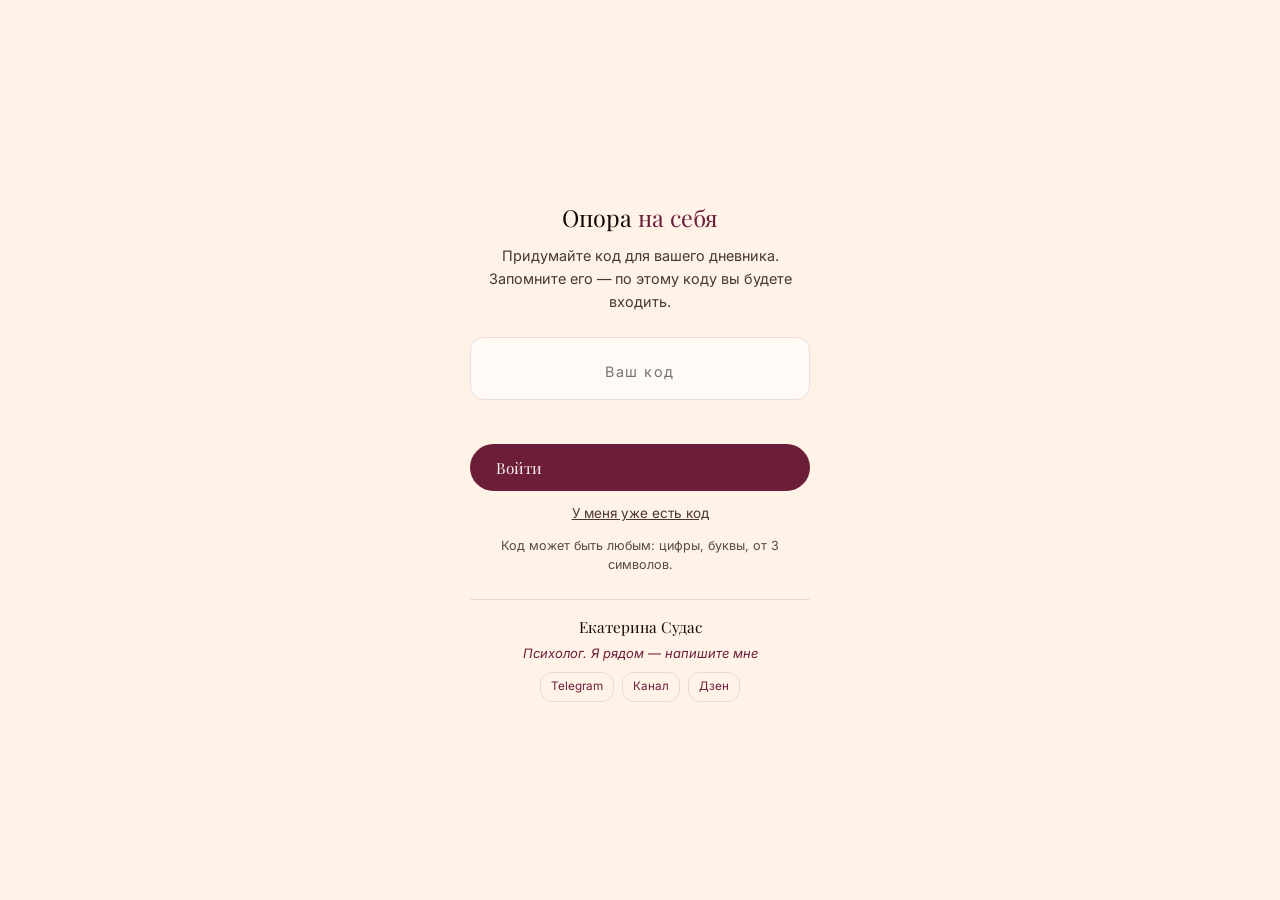
<file: diary-goals.html>
<!DOCTYPE html>
<html lang="ru">
<head>
<meta charset="UTF-8">
<meta name="viewport" content="width=device-width,initial-scale=1.0,maximum-scale=1.0,user-scalable=no">
<meta http-equiv="Cache-Control" content="no-cache,no-store,must-revalidate">
<title>Опора на себя — Екатерина Судас</title>
<meta name="theme-color" content="#fff2e6">
<link rel="preconnect" href="https://fonts.googleapis.com">
<link rel="preconnect" href="https://fonts.gstatic.com" crossorigin>
<link href="https://fonts.googleapis.com/css2?family=Playfair+Display:ital,wght@0,400;0,500;0,600;1,400&family=Inter:wght@300;400;500;600&family=Raleway:wght@300;400;500&display=swap" rel="stylesheet">
<style>
*,*::before,*::after{margin:0;padding:0;box-sizing:border-box}
:root{--cream:#fff2e6;--cream-d:#f5e6d3;--cr:#6B1D3A;--cr-l:#8A2E50;--cab:#4A0E28;--mul:#2D0A1E;--td:#0f0806;--tb:#1a0f0a;--tm:#4a3830;--tl:#5a4a40;--bd:rgba(107,29,58,.12)}
html{font-size:18px;scroll-behavior:smooth}
body{font-family:'Inter',system-ui,sans-serif;background:var(--cream);color:var(--tb);line-height:1.7;min-height:100vh;padding-bottom:80px}
.header{background:rgba(255,242,230,.95);backdrop-filter:blur(20px);padding:16px 20px;position:sticky;top:0;z-index:100;box-shadow:0 2px 20px rgba(40,13,8,.06);display:flex;align-items:center;justify-content:space-between}
.header-title{font-family:'Playfair Display',serif;font-size:1.05rem;font-weight:500;color:var(--td)}.header-title span{color:var(--cr)}
.header-sub{font-family:'Raleway',sans-serif;font-size:.6rem;letter-spacing:.25em;text-transform:uppercase;color:var(--tm)}
.header-back{font-size:.7rem;color:var(--cr);text-decoration:none;font-family:'Raleway',sans-serif;letter-spacing:.1em}
.container{max-width:640px;margin:0 auto;padding:20px 16px}
.tabs{display:flex;gap:6px;margin-bottom:24px;overflow-x:auto;-webkit-overflow-scrolling:touch;padding-bottom:4px;scrollbar-width:none}.tabs::-webkit-scrollbar{display:none}
.tab{font-family:'Raleway',sans-serif;font-size:.64rem;letter-spacing:.12em;text-transform:uppercase;padding:9px 14px;border-radius:20px;border:1.5px solid var(--bd);background:transparent;color:var(--tm);cursor:pointer;white-space:nowrap;transition:all .3s}.tab.active{background:var(--cr);color:var(--cream);border-color:var(--cr)}
.sec-title{font-family:'Playfair Display',serif;font-size:1.15rem;font-weight:500;color:var(--td);margin-bottom:6px}
.sec-sub{font-size:.82rem;color:var(--tm);margin-bottom:20px;line-height:1.7}
.divider{width:50px;height:2px;background:linear-gradient(to right,transparent,var(--cr),transparent);margin:0 0 16px;border-radius:2px}
.form-group{margin-bottom:16px}
.form-label{font-family:'Raleway',sans-serif;font-size:.66rem;letter-spacing:.18em;text-transform:uppercase;color:var(--tm);margin-bottom:6px;display:block}
.form-input,.form-textarea{width:100%;font-family:'Inter',sans-serif;font-size:.86rem;color:var(--tb);background:rgba(255,255,255,.6);border:1.5px solid var(--bd);border-radius:12px;padding:12px 14px;outline:none;transition:border-color .3s}.form-input:focus,.form-textarea:focus{border-color:var(--cr)}
.form-textarea{min-height:70px;resize:vertical;line-height:1.6}
.form-select{width:100%;font-family:'Inter',sans-serif;font-size:.86rem;color:var(--tb);background:rgba(255,255,255,.6);border:1.5px solid var(--bd);border-radius:12px;padding:12px 14px;outline:none;-webkit-appearance:none;appearance:none}
.btn{font-family:'Playfair Display',serif;font-size:.85rem;padding:13px 26px;border-radius:24px;border:none;cursor:pointer;transition:all .4s;display:inline-flex;align-items:center;gap:8px}
.btn-primary{background:var(--cr);color:var(--cream)}.btn-primary:hover{background:var(--cr-l)}
.btn-secondary{background:transparent;color:var(--cr);border:1.5px solid var(--bd)}.btn-secondary:hover{border-color:var(--cr)}
.btn-row{display:flex;gap:10px;margin-top:20px;flex-wrap:wrap}
.btn-sm{padding:10px 16px;font-size:.78rem}
.btn-danger{background:transparent;color:#a33;border:1.5px solid rgba(170,50,50,.2)}
.card{background:rgba(255,255,255,.5);border:1.5px solid var(--bd);border-radius:16px;padding:18px;margin-bottom:14px}
.card-title{font-family:'Playfair Display',serif;font-size:.95rem;color:var(--td);margin-bottom:8px}
.card-text{font-size:.84rem;color:var(--td);line-height:1.75}.card-text p{margin-bottom:10px}.card-text strong{color:var(--cr)}.card-text em{font-size:.78rem;color:var(--tm);font-style:normal}
.card-dim{font-size:.75rem;color:var(--tl);font-style:italic;margin-top:4px;line-height:1.5}
.goal-card{background:rgba(255,255,255,.5);border:1.5px solid var(--bd);border-radius:16px;padding:16px;margin-bottom:14px}
.goal-name{font-family:'Playfair Display',serif;font-size:1rem;color:var(--td)}
.goal-cat{font-size:.65rem;padding:3px 9px;border-radius:10px;background:rgba(107,29,58,.08);color:var(--cr);white-space:nowrap}
.goal-desc{font-size:.82rem;color:var(--tm);line-height:1.5}
.progress-bar{width:100%;height:8px;background:var(--cream-d);border-radius:4px;overflow:hidden;margin-bottom:4px}
.progress-fill{height:100%;background:linear-gradient(to right,var(--cr),var(--cr-l));border-radius:4px;transition:width .5s}
.stat-grid{display:grid;grid-template-columns:1fr 1fr;gap:10px;margin-bottom:18px}
.stat-card{background:rgba(255,255,255,.5);border:1.5px solid var(--bd);border-radius:14px;padding:14px;text-align:center}
.stat-num{font-family:'Playfair Display',serif;font-size:1.5rem;color:var(--cr);line-height:1}
.stat-label{font-size:.66rem;color:var(--tm);margin-top:4px}
.slider-wrap{display:flex;align-items:center;gap:12px}
.slider-wrap input[type=range]{flex:1;-webkit-appearance:none;height:4px;background:linear-gradient(to right,var(--cr),var(--cream-d));border-radius:4px;outline:none}
.slider-wrap input[type=range]::-webkit-slider-thumb{-webkit-appearance:none;width:22px;height:22px;border-radius:50%;background:var(--cr);cursor:pointer;box-shadow:0 2px 8px rgba(107,29,58,.3)}
.slider-val{font-family:'Playfair Display',serif;font-size:1.1rem;color:var(--cr);min-width:28px;text-align:center}
.empty{text-align:center;padding:40px 20px;color:var(--tm)}.empty-text{font-size:.85rem;line-height:1.6}
.panel{display:none}.panel.active{display:block}
.list-item{display:flex;align-items:center;gap:8px;margin-bottom:6px;padding:8px 12px;background:rgba(255,255,255,.5);border:1px solid var(--bd);border-radius:10px}
.list-item span{flex:1;font-size:.82rem;color:var(--td);line-height:1.4}
.list-item button{background:none;border:none;color:#a33;cursor:pointer;font-size:1rem;padding:2px 6px;opacity:.5}
.profile-card{background:rgba(255,255,255,.5);border:1.5px solid var(--bd);border-radius:16px;padding:18px;margin-top:16px}
.profile-name{font-family:'Playfair Display',serif;font-size:1.1rem;color:var(--td);margin-bottom:4px}
.profile-birth{font-size:.78rem;color:var(--tm);margin-bottom:12px}
.profile-section{font-family:'Raleway',sans-serif;font-size:.65rem;letter-spacing:.18em;text-transform:uppercase;color:var(--tm);margin:12px 0 6px}
.profile-item{font-size:.84rem;color:var(--td);padding:4px 0;padding-left:14px;border-left:2px solid var(--cr);margin-bottom:4px;line-height:1.5}
.pin-screen{position:fixed;top:0;left:0;right:0;bottom:0;background:var(--cream);z-index:999;display:flex;align-items:center;justify-content:center;padding:20px}
.pin-box{max-width:340px;width:100%;text-align:center}
.pin-title{font-family:'Playfair Display',serif;font-size:1.3rem;color:var(--td);margin-bottom:6px}.pin-title span{color:var(--cr)}
.pin-desc{font-size:.8rem;color:var(--tm);margin-bottom:24px;line-height:1.6}
.pin-input{width:100%;font-family:'Inter',sans-serif;font-size:1.3rem;text-align:center;letter-spacing:.6em;color:var(--td);background:rgba(255,255,255,.6);border:1.5px solid var(--bd);border-radius:14px;padding:16px;outline:none}.pin-input:focus{border-color:var(--cr)}
.pin-input::placeholder{letter-spacing:.1em;font-size:.8rem}
.pin-btn{margin-top:16px;width:100%}
.pin-switch{font-size:.75rem;color:var(--tm);margin-top:14px;cursor:pointer;text-decoration:underline;background:none;border:none;font-family:'Inter',sans-serif}
.pin-error{font-size:.75rem;color:#a33;margin-top:8px;min-height:20px}
.pin-hint{font-size:.7rem;color:var(--tl);margin-top:10px;line-height:1.5}
#app{display:none}
@keyframes smokeFadeIn{0%{opacity:0;filter:blur(8px);transform:translateY(16px)}60%{filter:blur(2px)}100%{opacity:1;filter:blur(0);transform:translateY(0)}}
.smoke-in{animation:smokeFadeIn 2s ease-out forwards}
.smoke-in .card-text p:nth-child(1){animation:smokeFadeIn 1.2s ease-out .3s both}
.smoke-in .card-text p:nth-child(2){animation:smokeFadeIn 1.2s ease-out .7s both}
.smoke-in .card-text p:nth-child(3){animation:smokeFadeIn 1.2s ease-out 1.1s both}
.smoke-in .card-text p:nth-child(4){animation:smokeFadeIn 1.2s ease-out 1.5s both}
.smoke-in .card-text p:nth-child(5){animation:smokeFadeIn 1.2s ease-out 1.9s both}
.letter-wrap{padding:20px 16px 0;max-width:640px;margin:0 auto}
.letter{background:rgba(255,255,255,.45);border:1px solid var(--bd);border-radius:20px;padding:28px 22px;position:relative}
.letter-photo{width:72px;height:72px;border-radius:50%;object-fit:cover;border:2px solid var(--bd);float:left;margin:0 16px 8px 0}
.letter-close{position:absolute;top:12px;right:14px;background:none;border:none;font-size:1.1rem;color:var(--tm);cursor:pointer;opacity:.4}
.author-block{text-align:center;padding:30px 16px 10px;margin-top:30px;border-top:1px solid var(--bd)}
.author-name{font-family:'Playfair Display',serif;font-size:1rem;color:var(--td);margin-bottom:2px}
.author-role{font-size:.75rem;color:var(--tm);margin-bottom:4px}
.author-msg{font-size:.8rem;color:var(--cr);font-style:italic;margin-bottom:12px}
.author-links{display:flex;gap:10px;justify-content:center;flex-wrap:wrap}
.author-links a{font-size:.7rem;color:var(--cr);text-decoration:none;padding:5px 12px;border:1px solid var(--bd);border-radius:14px}
.pin-author{margin-top:24px;padding-top:14px;border-top:1px solid var(--bd)}
.pin-author-name{font-family:'Playfair Display',serif;font-size:.85rem;color:var(--td);margin-bottom:2px}
.pin-author-msg{font-size:.72rem;color:var(--cr);font-style:italic;margin-bottom:8px}
.pin-author-links{display:flex;gap:8px;justify-content:center;flex-wrap:wrap}
.pin-author-links a{font-size:.65rem;color:var(--cr);text-decoration:none;padding:4px 10px;border:1px solid var(--bd);border-radius:12px}
/* Habit tracker */
.habit-grid{display:flex;flex-wrap:wrap;gap:3px;margin:8px 0}
.habit-dot{width:18px;height:18px;border-radius:4px;border:1px solid var(--bd);cursor:pointer;transition:all .2s}
.habit-dot.done{background:var(--cr);border-color:var(--cr)}
.habit-name{font-size:.8rem;color:var(--td);margin-bottom:4px}
/* Week theme badge */
.week-badge{display:inline-block;font-family:'Raleway',sans-serif;font-size:.6rem;letter-spacing:.2em;text-transform:uppercase;padding:4px 12px;border-radius:12px;background:rgba(107,29,58,.08);color:var(--cr);margin-bottom:12px}
/* Crisis page */
.crisis-card{background:rgba(107,29,58,.04);border:1.5px solid rgba(107,29,58,.15);border-radius:16px;padding:20px;margin-bottom:14px}
.crisis-card .card-text{color:var(--td)}
/* Checkpoint */
.checkpoint{background:rgba(107,29,58,.03);border-left:3px solid var(--cr);border-radius:0 14px 14px 0;padding:18px;margin-bottom:16px}
.checkpoint-title{font-family:'Playfair Display',serif;font-size:.95rem;color:var(--cr);margin-bottom:8px}
.modal-bg{display:none;position:fixed;top:0;left:0;right:0;bottom:0;background:rgba(15,8,6,.5);z-index:200;align-items:center;justify-content:center;padding:20px}.modal-bg.show{display:flex}
.modal{background:var(--cream);border-radius:20px;padding:24px;max-width:400px;width:100%}
/* Wheel of balance */
.wheel-wrap{position:relative;width:280px;height:280px;margin:0 auto 20px}
.wheel-svg{width:100%;height:100%}
.wheel-sector{fill:none;stroke-width:30;cursor:pointer;transition:opacity .3s}
.wheel-sector:hover{opacity:.8}
.wheel-label{font-family:'Inter',sans-serif;font-size:9px;fill:var(--td);text-anchor:middle;pointer-events:none}
.wheel-score{font-family:'Playfair Display',serif;font-size:14px;fill:var(--cr);text-anchor:middle;pointer-events:none}
.wheel-input{display:flex;align-items:center;gap:10px;margin-bottom:8px;padding:8px 12px;background:rgba(255,255,255,.5);border:1px solid var(--bd);border-radius:10px}
.wheel-input input[type=text]{flex:1;font-family:'Inter',sans-serif;font-size:.82rem;border:none;background:transparent;outline:none;color:var(--td)}
.wheel-input input[type=range]{width:80px}
.wheel-input .wval{font-family:'Playfair Display',serif;font-size:.9rem;color:var(--cr);min-width:20px;text-align:center}
.wheel-input button{background:none;border:none;color:#a33;cursor:pointer;opacity:.4;font-size:.9rem}
@media(max-width:480px){html{font-size:16px}.container{padding:14px 12px}.wheel-wrap{width:240px;height:240px}}
</style>
</head>
<body>

<div class="pin-screen" id="pin-screen">
<div class="pin-box">
<div class="pin-title">Опора <span>на себя</span></div>
<div class="pin-desc" id="pin-desc">Придумайте код для вашего дневника.<br>Запомните его — по этому коду вы будете входить.</div>
<input class="pin-input" id="pin-input" type="tel" maxlength="8" placeholder="Ваш код" autocomplete="off">
<div class="pin-error" id="pin-error"></div>
<button class="btn btn-primary pin-btn" id="pin-go">Войти</button>
<button class="pin-switch" id="pin-toggle">У меня уже есть код</button>
<div class="pin-hint">Код может быть любым: цифры, буквы, от 3 символов.</div>
<div class="pin-author">
<div class="pin-author-name">Екатерина Судас</div>
<div class="pin-author-msg">Психолог. Я рядом — напишите мне</div>
<div class="pin-author-links">
<a href="https://t.me/sudas_psy" target="_blank">Telegram</a>
<a href="https://t.me/psyMuza" target="_blank">Канал</a>
<a href="https://dzen.ru/id/69a1e2a84aaf5559c210326b" target="_blank">Дзен</a>
</div>
</div>
</div>
</div>

<div id="app">
<div class="header">
<div><div class="header-title">Опора <span>на себя</span></div><div class="header-sub">дневник действий и целей</div></div>
<a href="https://t.me/sudas_psy" class="header-back" target="_blank">Написать</a>
</div>

<div class="letter-wrap" id="letter-wrap">
<div class="letter smoke-in" id="letter-el">
<button class="letter-close" id="letter-close">&times;</button>
<img class="letter-photo" src="images/image_5.jpg" alt="Екатерина Судас">
<div class="card-text">
<p><strong>Результат возможен только из взрослой части.</strong></p>
<p>Внутри каждого из нас живёт ребёнок. Тот, кто ищет одобрения. Кто хочет, чтобы пожалели. Ребёнок хочет всё идеализировать и получить результат быстро. Иногда он не маленький и испуганный — иногда он в ярости, топает ногами и кричит: это несправедливо, мне обещали другую жизнь. Но этот голос не поставит за вас цель.</p>
<p>Взрослый осознанно подходит к контакту с реальностью и понимает: для всего нужно время. Поставьте цель и дайте себе время познакомиться с тем, что вам мешает каждый день — а вы этого не видите.</p>
<p>С помощью этого дневника у вас есть шанс проанализировать своё бессознательное. Каждый день записывайте, что вы сделали и что чувствовали. Не для кого-то. Для себя. Делайте выводы минимум через 30 дней.</p>
<p>Если здесь станет больно и непонятно — это нормально. <a href="https://t.me/sudas_psy" target="_blank" style="color:var(--cr)">Я рядом</a>.</p>
<p><em>Екатерина Судас — клиническая психология, МГУ</em></p>
</div>
</div>
</div>

<div class="container">
<div class="tabs">
<button class="tab active" data-tab="day">День</button>
<button class="tab" data-tab="review">Неделя</button>
<button class="tab" data-tab="goals">Цели</button>
<button class="tab" data-tab="habits">Привычки</button>
<button class="tab" data-tab="add">+ Цель</button>
<button class="tab" data-tab="profile">Профиль</button>
<button class="tab" data-tab="start">Начало</button>
</div>

<!-- DAY — first panel -->
<div class="panel active" id="panel-day"><div id="day-content"></div></div>
<!-- START -->
<div class="panel" id="panel-start"><div id="start-content"></div></div>
<!-- 5-DAY REVIEW -->
<div class="panel" id="panel-review"><div id="review-content"></div></div>
<!-- GOALS LIST -->
<div class="panel" id="panel-goals"><div id="goals-content"></div></div>
<!-- HABITS -->
<div class="panel" id="panel-habits"><div id="habits-content"></div></div>
<!-- ADD GOAL -->
<div class="panel" id="panel-add"><div id="add-content"></div></div>
<!-- PROFILE -->
<div class="panel" id="panel-profile">
<div class="sec-title">Мой профиль</div><div class="divider"></div>
<div class="sec-sub">Данные хранятся только на вашем устройстве.</div>
<div class="form-group"><label class="form-label">ФИО</label><input class="form-input" id="p-name"></div>
<div class="form-group"><label class="form-label">Дата рождения</label><input class="form-input" id="p-birth" type="date"></div>
<div class="form-group"><label class="form-label">Мои жизненные правила</label><div id="p-rules-list"></div><div style="display:flex;gap:8px;margin-top:8px"><input class="form-input" id="p-rule-input" placeholder="Например: Я имею право на ошибки" style="flex:1"><button class="btn btn-primary btn-sm" id="p-rule-add">+</button></div></div>
<div class="form-group"><label class="form-label">Мои ценности</label><div id="p-values-list"></div><div style="display:flex;gap:8px;margin-top:8px"><input class="form-input" id="p-value-input" placeholder="Например: Честность, семья, свобода" style="flex:1"><button class="btn btn-primary btn-sm" id="p-value-add">+</button></div></div>
<div class="btn-row"><button class="btn btn-primary" id="p-save">Сохранить</button></div>
<div id="p-preview" style="margin-top:24px"></div>
</div>
</div>

<div class="author-block">
<div class="author-name">Екатерина Судас</div>
<div class="author-role">Клиническая психология, МГУ (2026)</div>
<div class="author-msg">Я рядом — напишите мне</div>
<div class="author-links">
<a href="https://t.me/sudas_psy" target="_blank">Telegram</a>
<a href="https://t.me/psyMuza" target="_blank">Канал</a>
<a href="https://dzen.ru/id/69a1e2a84aaf5559c210326b" target="_blank">Дзен</a>
</div>
</div>
</div>

<div class="modal-bg" id="modal"><div class="modal"><div class="sec-sub">Данные скопированы.</div><button class="btn btn-primary btn-sm" onclick="document.getElementById('modal').classList.remove('show')">Ок</button></div></div>

<script src="js/goals-content.js?v=8"></script>
<script src="js/goals-app.js?v=8"></script>
<script src="js/goals-day.js?v=8"></script>
<script src="js/goals-modules.js?v=8"></script>
</body>
</html>
</file>
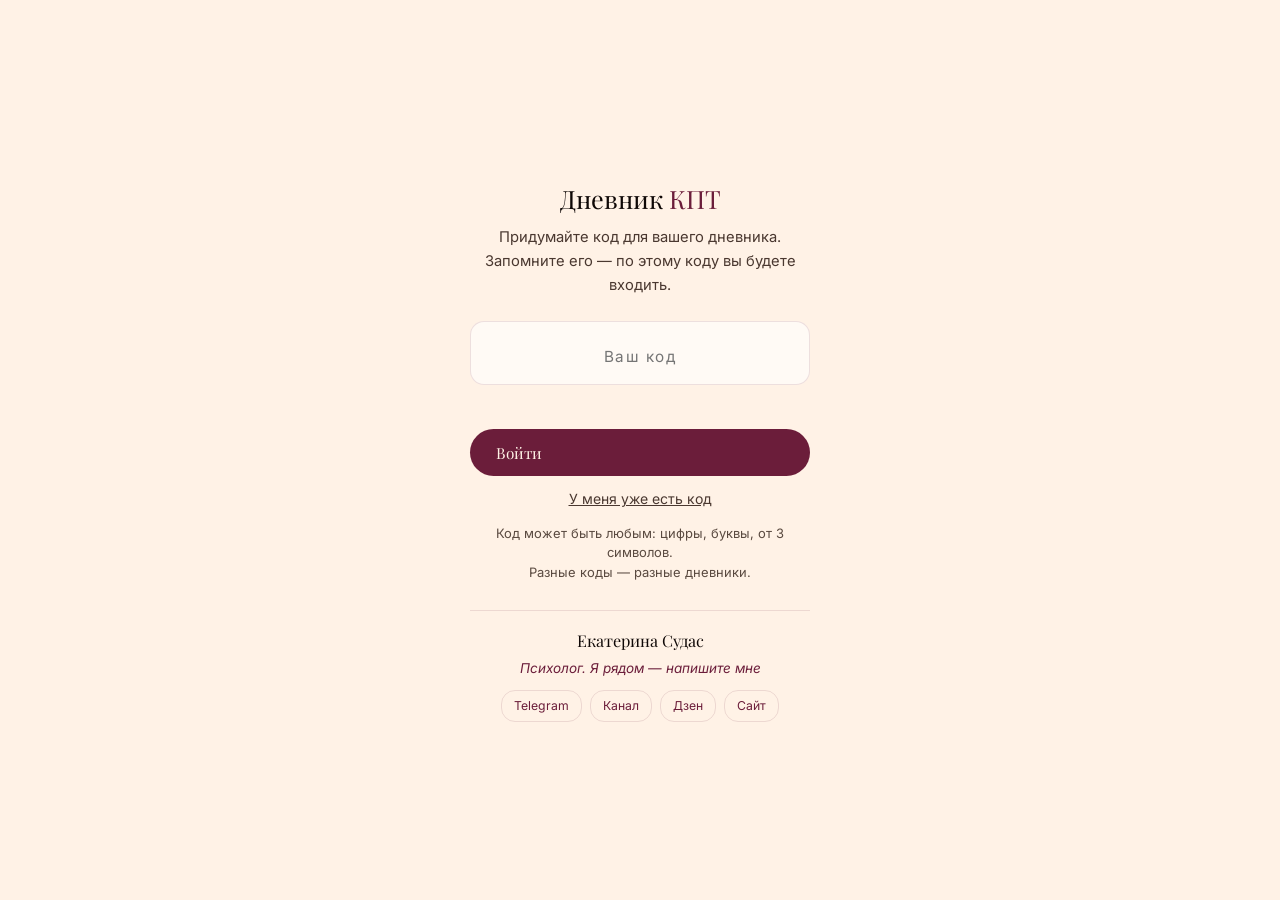
<file: diary-kpt.html>
<!DOCTYPE html>
<html lang="ru">
<head>
<meta charset="UTF-8">
<meta name="viewport" content="width=device-width, initial-scale=1.0, maximum-scale=1.0, user-scalable=no">
<meta http-equiv="Cache-Control" content="no-cache, no-store, must-revalidate">
<meta http-equiv="Pragma" content="no-cache">
<meta http-equiv="Expires" content="0">
<title>Дневник КПТ — Екатерина Судас</title>
<meta name="description" content="Интерактивный дневник когнитивно-поведенческой терапии. Отслеживание мыслей, эмоций и когнитивных искажений.">
<meta name="theme-color" content="#fff2e6">
<link rel="preconnect" href="https://fonts.googleapis.com">
<link rel="preconnect" href="https://fonts.gstatic.com" crossorigin>
<link href="https://fonts.googleapis.com/css2?family=Playfair+Display:ital,wght@0,400;0,500;0,600;1,400&family=Inter:wght@300;400;500;600&family=Raleway:wght@300;400;500&display=swap" rel="stylesheet">
<style>
*,*::before,*::after{margin:0;padding:0;box-sizing:border-box}
:root{--cream:#fff2e6;--cream-d:#f5e6d3;--cr:#6B1D3A;--cr-l:#8A2E50;--cab:#4A0E28;--mul:#2D0A1E;--td:#0f0806;--tb:#1a0f0a;--tm:#4a3830;--tl:#5a4a40;--bd:rgba(107,29,58,.12)}
html{font-size:18px;scroll-behavior:smooth}
body{font-family:'Inter',system-ui,sans-serif;background:var(--cream);color:var(--tb);line-height:1.7;min-height:100vh;padding-bottom:80px}
.header{background:rgba(255,242,230,.95);backdrop-filter:blur(20px);padding:16px 20px;position:sticky;top:0;z-index:100;box-shadow:0 2px 20px rgba(40,13,8,.06);display:flex;align-items:center;justify-content:space-between}
.header-title{font-family:'Playfair Display',serif;font-size:1.1rem;font-weight:500;color:var(--td)}
.header-title span{color:var(--cr)}
.header-sub{font-family:'Raleway',sans-serif;font-size:.65rem;letter-spacing:.2em;text-transform:uppercase;color:var(--tm)}
.header-back{font-size:.7rem;color:var(--cr);text-decoration:none;font-family:'Raleway',sans-serif;letter-spacing:.1em}
.header-links{display:flex;gap:10px;align-items:center;flex-wrap:wrap}
.header-links a{font-size:.68rem;color:var(--cr);text-decoration:none;font-family:'Raleway',sans-serif;letter-spacing:.08em;padding:4px 10px;border:1px solid var(--bd);border-radius:14px;transition:all .3s;white-space:nowrap}
.header-links a:hover{border-color:var(--cr);background:rgba(107,29,58,.06)}
.container{max-width:640px;margin:0 auto;padding:20px 16px}
.tabs{display:flex;gap:6px;margin-bottom:24px;overflow-x:auto;-webkit-overflow-scrolling:touch;padding-bottom:4px;scrollbar-width:none}
.tabs::-webkit-scrollbar{display:none}
.tab{font-family:'Raleway',sans-serif;font-size:.68rem;letter-spacing:.12em;text-transform:uppercase;padding:9px 15px;border-radius:20px;border:1.5px solid var(--bd);background:transparent;color:var(--tm);cursor:pointer;white-space:nowrap;transition:all .3s}
.tab.active{background:var(--cr);color:var(--cream);border-color:var(--cr)}
.sec-title{font-family:'Playfair Display',serif;font-size:1.15rem;font-weight:500;color:var(--td);margin-bottom:6px}
.sec-sub{font-size:.82rem;color:var(--tm);margin-bottom:20px;line-height:1.6}
.divider{width:50px;height:2px;background:linear-gradient(to right,transparent,var(--cr),transparent);margin:0 0 16px;border-radius:2px}
.form-group{margin-bottom:16px}
.form-label{font-family:'Raleway',sans-serif;font-size:.68rem;letter-spacing:.18em;text-transform:uppercase;color:var(--tm);margin-bottom:6px;display:block}
.form-input,.form-textarea{width:100%;font-family:'Inter',sans-serif;font-size:.88rem;color:var(--tb);background:rgba(255,255,255,.6);border:1.5px solid var(--bd);border-radius:12px;padding:12px 14px;outline:none;transition:border-color .3s}
.form-input:focus,.form-textarea:focus{border-color:var(--cr)}
.form-textarea{min-height:90px;resize:vertical;line-height:1.6}
.slider-wrap{display:flex;align-items:center;gap:12px}
.slider-wrap input[type=range]{flex:1;-webkit-appearance:none;height:4px;background:linear-gradient(to right,var(--cr),var(--cream-d));border-radius:4px;outline:none}
.slider-wrap input[type=range]::-webkit-slider-thumb{-webkit-appearance:none;width:22px;height:22px;border-radius:50%;background:var(--cr);cursor:pointer;box-shadow:0 2px 8px rgba(107,29,58,.3)}
.slider-val{font-family:'Playfair Display',serif;font-size:1.1rem;color:var(--cr);min-width:28px;text-align:center}
.chips{display:flex;flex-wrap:wrap;gap:7px}
.chip{font-size:.72rem;padding:6px 13px;border-radius:16px;border:1.5px solid var(--bd);background:transparent;color:var(--tm);cursor:pointer;transition:all .3s;font-family:'Inter',sans-serif}
.chip.selected{background:var(--cr);color:var(--cream);border-color:var(--cr)}
.btn{font-family:'Playfair Display',serif;font-size:.85rem;padding:13px 26px;border-radius:24px;border:none;cursor:pointer;transition:all .4s;display:inline-flex;align-items:center;gap:8px}
.btn-primary{background:var(--cr);color:var(--cream)}.btn-primary:hover{background:var(--cr-l);box-shadow:0 4px 16px rgba(107,29,58,.2)}
.btn-secondary{background:transparent;color:var(--cr);border:1.5px solid var(--bd)}.btn-secondary:hover{border-color:var(--cr)}
.btn-row{display:flex;gap:10px;margin-top:20px;flex-wrap:wrap}
.btn-sm{padding:10px 16px;font-size:.78rem}
.btn-danger{background:transparent;color:#a33;border:1.5px solid rgba(170,50,50,.2)}.btn-danger:hover{background:rgba(170,50,50,.06)}
.card{background:rgba(255,255,255,.5);border:1.5px solid var(--bd);border-radius:16px;padding:16px;margin-bottom:12px;transition:all .3s}
.card-date{font-family:'Raleway',sans-serif;font-size:.63rem;letter-spacing:.18em;text-transform:uppercase;color:var(--tm);margin-bottom:6px}
.card-text{font-size:.88rem;color:var(--td);margin-bottom:6px;line-height:1.6}
.card-tag{display:inline-block;font-size:.7rem;padding:3px 10px;border-radius:12px;background:rgba(107,29,58,.08);color:var(--cr);margin:2px 2px 2px 0}
.card-dim{font-size:.8rem;color:var(--tm);font-style:italic;line-height:1.6}
.card-alt{font-size:.8rem;color:var(--cr);margin-top:6px;line-height:1.5}
.stat-grid{display:grid;grid-template-columns:1fr 1fr;gap:10px;margin-bottom:18px}
.stat-card{background:rgba(255,255,255,.5);border:1.5px solid var(--bd);border-radius:14px;padding:14px;text-align:center}
.stat-num{font-family:'Playfair Display',serif;font-size:1.6rem;color:var(--cr);line-height:1}
.stat-label{font-size:.68rem;color:var(--tm);margin-top:4px}
.chart-wrap{background:rgba(255,255,255,.5);border:1.5px solid var(--bd);border-radius:14px;padding:14px;margin-bottom:14px}
.chart-title{font-family:'Raleway',sans-serif;font-size:.65rem;letter-spacing:.18em;text-transform:uppercase;color:var(--tm);margin-bottom:10px}
.chart-bars{display:flex;align-items:flex-end;gap:3px;height:100px}
.chart-bar{flex:1;border-radius:3px 3px 0 0;min-width:4px;transition:height .5s ease}
.chart-bar-before{background:linear-gradient(to top,var(--cr),var(--cr-l))}
.chart-bar-after{background:linear-gradient(to top,var(--cream-d),rgba(107,29,58,.2))}
.chart-labels{display:flex;gap:3px;margin-top:3px}
.chart-label{flex:1;text-align:center;font-size:.5rem;color:var(--tl)}
.bar-row{display:flex;align-items:center;gap:10px;margin-bottom:8px}
.bar-name{flex:1;font-size:.78rem;color:var(--tm)}
.bar-track{width:100px;height:6px;background:var(--cream-d);border-radius:3px;overflow:hidden}
.bar-fill{height:100%;background:var(--cr);border-radius:3px;transition:width .5s}
.bar-count{font-size:.68rem;color:var(--cr);min-width:24px;text-align:right}
.month-nav{display:flex;align-items:center;justify-content:space-between;margin-bottom:16px}
.month-label{font-family:'Playfair Display',serif;font-size:1rem;color:var(--td)}
.month-btn{background:none;border:1.5px solid var(--bd);border-radius:50%;width:32px;height:32px;cursor:pointer;color:var(--tm);font-size:.9rem;display:flex;align-items:center;justify-content:center;transition:all .3s}
.month-btn:hover{border-color:var(--cr);color:var(--cr)}
.empty{text-align:center;padding:40px 20px;color:var(--tm)}
.empty-text{font-size:.85rem;line-height:1.6}
.panel{display:none}.panel.active{display:block}
.modal-bg{display:none;position:fixed;top:0;left:0;right:0;bottom:0;background:rgba(15,8,6,.5);z-index:200;align-items:center;justify-content:center;padding:20px}
.modal-bg.show{display:flex}
.modal{background:var(--cream);border-radius:20px;padding:24px;max-width:400px;width:100%}
.modal-title{font-family:'Playfair Display',serif;font-size:1rem;color:var(--td);margin-bottom:10px}
.legend{display:flex;gap:14px;margin-bottom:10px;font-size:.7rem;color:var(--tm)}
.legend-dot{display:inline-block;width:10px;height:10px;border-radius:3px;margin-right:4px;vertical-align:middle}
.thought-rank{font-family:'Playfair Display',serif;font-size:1.1rem;color:var(--cr);margin-right:8px;min-width:20px;display:inline-block}
.list-item{display:flex;align-items:center;gap:8px;margin-bottom:6px;padding:8px 12px;background:rgba(255,255,255,.5);border:1px solid var(--bd);border-radius:10px}
.list-item span{flex:1;font-size:.85rem;color:var(--td);line-height:1.5}
.list-item button{background:none;border:none;color:#a33;cursor:pointer;font-size:1rem;padding:2px 6px;opacity:.5;transition:opacity .3s}
.list-item button:hover{opacity:1}
.profile-card{background:rgba(255,255,255,.5);border:1.5px solid var(--bd);border-radius:16px;padding:18px;margin-top:16px}
.profile-name{font-family:'Playfair Display',serif;font-size:1.1rem;color:var(--td);margin-bottom:4px}
.profile-birth{font-size:.78rem;color:var(--tm);margin-bottom:12px}
.profile-section{font-family:'Raleway',sans-serif;font-size:.65rem;letter-spacing:.18em;text-transform:uppercase;color:var(--tm);margin:12px 0 6px}
.profile-item{font-size:.84rem;color:var(--td);padding:4px 0;padding-left:14px;border-left:2px solid var(--cr);margin-bottom:4px;line-height:1.5}
/* PIN screen */
.pin-screen{position:fixed;top:0;left:0;right:0;bottom:0;background:var(--cream);z-index:999;display:flex;align-items:center;justify-content:center;padding:20px}
.pin-box{max-width:340px;width:100%;text-align:center}
.pin-title{font-family:'Playfair Display',serif;font-size:1.4rem;color:var(--td);margin-bottom:6px}
.pin-desc{font-size:.82rem;color:var(--tm);margin-bottom:24px;line-height:1.6}
.pin-input{width:100%;font-family:'Inter',sans-serif;font-size:1.4rem;text-align:center;letter-spacing:.6em;color:var(--td);background:rgba(255,255,255,.6);border:1.5px solid var(--bd);border-radius:14px;padding:16px;outline:none;transition:border-color .3s}
.pin-input:focus{border-color:var(--cr)}
.pin-input::placeholder{letter-spacing:.1em;font-size:.85rem}
.pin-btn{margin-top:16px;width:100%}
.pin-switch{font-size:.78rem;color:var(--tm);margin-top:14px;cursor:pointer;text-decoration:underline;background:none;border:none;font-family:'Inter',sans-serif}
.pin-switch:hover{color:var(--cr)}
.pin-error{font-size:.78rem;color:#a33;margin-top:8px;min-height:20px}
.pin-hint{font-size:.72rem;color:var(--tl);margin-top:10px;line-height:1.5}
#app{display:none}
.author-block{text-align:center;padding:30px 16px 10px;margin-top:30px;border-top:1px solid var(--bd)}
.author-name{font-family:'Playfair Display',serif;font-size:1rem;color:var(--td);margin-bottom:2px}
.author-role{font-size:.78rem;color:var(--tm);margin-bottom:4px}
.author-msg{font-size:.82rem;color:var(--cr);font-style:italic;margin-bottom:12px}
.author-links{display:flex;gap:10px;justify-content:center;flex-wrap:wrap}
.author-links a{font-size:.72rem;color:var(--cr);text-decoration:none;padding:6px 14px;border:1px solid var(--bd);border-radius:16px;transition:all .3s}
.author-links a:hover{border-color:var(--cr);background:rgba(107,29,58,.06)}
/* Chip tooltip */
.chip-wrap{position:relative;display:inline-block}
.chip-tip{display:none;position:absolute;bottom:calc(100% + 8px);left:50%;transform:translateX(-50%);width:260px;background:var(--cream);border:1.5px solid var(--cr);border-radius:12px;padding:12px 14px;box-shadow:0 4px 20px rgba(40,13,8,.12);z-index:50;text-align:left}
.chip-tip.show{display:block}
.chip-tip-title{font-family:'Playfair Display',serif;font-size:.82rem;color:var(--cr);margin-bottom:4px}
.chip-tip-text{font-size:.76rem;color:var(--td);line-height:1.5;margin-bottom:4px}
.chip-tip-example{font-size:.72rem;color:var(--tm);font-style:italic;line-height:1.4}
.chip-tip-arrow{position:absolute;bottom:-6px;left:50%;transform:translateX(-50%);width:10px;height:10px;background:var(--cream);border-right:1.5px solid var(--cr);border-bottom:1.5px solid var(--cr);transform:translateX(-50%) rotate(45deg)}
.pin-author{margin-top:28px;padding-top:16px;border-top:1px solid var(--bd)}
.pin-author-name{font-family:'Playfair Display',serif;font-size:.9rem;color:var(--td);margin-bottom:2px}
.pin-author-msg{font-size:.75rem;color:var(--cr);font-style:italic;margin-bottom:10px}
.pin-author-links{display:flex;gap:8px;justify-content:center;flex-wrap:wrap}
.pin-author-links a{font-size:.68rem;color:var(--cr);text-decoration:none;padding:5px 12px;border:1px solid var(--bd);border-radius:14px}
@media(max-width:480px){html{font-size:16px}.container{padding:14px 12px}}
</style>
</head>
<body>

<!-- PIN SCREEN -->
<div class="pin-screen" id="pin-screen">
  <div class="pin-box">
    <div class="pin-title">Дневник <span style="color:var(--cr)">КПТ</span></div>
    <div class="pin-desc" id="pin-desc">Придумайте код для вашего дневника.<br>Запомните его — по этому коду вы будете входить.</div>
    <input class="pin-input" id="pin-input" type="tel" maxlength="8" placeholder="Ваш код" autocomplete="off" inputmode="numeric">
    <div class="pin-error" id="pin-error"></div>
    <button class="btn btn-primary pin-btn" id="pin-go">Войти</button>
    <button class="pin-switch" id="pin-toggle">У меня уже есть код</button>
    <div class="pin-hint">Код может быть любым: цифры, буквы, от 3 символов.<br>Разные коды — разные дневники.</div>
    <div class="pin-author">
      <div class="pin-author-name">Екатерина Судас</div>
      <div class="pin-author-msg">Психолог. Я рядом — напишите мне</div>
      <div class="pin-author-links">
        <a href="https://t.me/sudas_psy" target="_blank">Telegram</a>
        <a href="https://t.me/psyMuza" target="_blank">Канал</a>
        <a href="https://dzen.ru/id/69a1e2a84aaf5559c210326b" target="_blank">Дзен</a>
        <a href="https://sudas-psy.ru" target="_blank">Сайт</a>
      </div>
    </div>
  </div>
</div>

<div id="app">
<div class="header">
  <div>
    <div class="header-title">Дневник <span>КПТ</span></div>
    <div class="header-sub">когнитивно-поведенческая терапия</div>
  </div>
  <a href="https://t.me/sudas_psy" class="header-back" target="_blank">Написать</a>
</div>

<div class="container">
  <div class="tabs">
    <button class="tab active" data-tab="new">Запись</button>
    <button class="tab" data-tab="journal">Журнал</button>
    <button class="tab" data-tab="monthly">Месяц</button>
    <button class="tab" data-tab="profile">Профиль</button>
    <button class="tab" data-tab="info">Подсказки</button>
  </div>

  <!-- NEW ENTRY -->
  <div class="panel active" id="panel-new">
    <div class="sec-title">Новая запись</div>
    <div class="divider"></div>
    <div class="sec-sub">Опишите ситуацию, мысли и эмоции. Связь между ними — ключ к изменению.</div>

    <div class="form-group">
      <label class="form-label">Ситуация</label>
      <textarea class="form-textarea" id="f-situation" placeholder="Что произошло? Где? С кем?" rows="3"></textarea>
    </div>
    <div class="form-group">
      <label class="form-label">Автоматическая мысль</label>
      <textarea class="form-textarea" id="f-thought" placeholder="Что пронеслось в голове?" rows="2"></textarea>
    </div>
    <div class="form-group">
      <label class="form-label">Эмоция</label>
      <input class="form-input" id="f-emotion" placeholder="Тревога, злость, грусть...">
    </div>
    <div class="form-group">
      <label class="form-label">Интенсивность до (1-10)</label>
      <div class="slider-wrap">
        <input type="range" id="f-int1" min="1" max="10" value="5">
        <span class="slider-val" id="f-int1-v">5</span>
      </div>
    </div>
    <div class="form-group">
      <label class="form-label">Когнитивные искажения</label>
      <div class="chips" id="chips"></div>
    </div>
    <div class="form-group">
      <label class="form-label">Альтернативная мысль</label>
      <textarea class="form-textarea" id="f-alt" placeholder="Как можно посмотреть иначе?" rows="2"></textarea>
    </div>
    <div class="form-group">
      <label class="form-label">Интенсивность после (1-10)</label>
      <div class="slider-wrap">
        <input type="range" id="f-int2" min="1" max="10" value="5">
        <span class="slider-val" id="f-int2-v">5</span>
      </div>
    </div>
    <div class="btn-row">
      <button class="btn btn-primary" id="btn-save">Сохранить</button>
      <button class="btn btn-secondary" id="btn-clear">Очистить</button>
    </div>
  </div>

  <!-- JOURNAL -->
  <div class="panel" id="panel-journal">
    <div class="sec-title">Журнал записей</div>
    <div class="divider"></div>
    <div id="journal-list"></div>
  </div>

  <!-- MONTHLY REPORT -->
  <div class="panel" id="panel-monthly">
    <div class="sec-title">Месячный отчёт</div>
    <div class="divider"></div>
    <div class="month-nav">
      <button class="month-btn" id="month-prev">&larr;</button>
      <div class="month-label" id="month-label"></div>
      <button class="month-btn" id="month-next">&rarr;</button>
    </div>
    <div class="stat-grid" id="m-stats"></div>
    <div class="chart-wrap">
      <div class="chart-title">Динамика интенсивности</div>
      <div class="legend">
        <span><span class="legend-dot" style="background:var(--cr)"></span>До</span>
        <span><span class="legend-dot" style="background:var(--cream-d)"></span>После</span>
      </div>
      <div class="chart-bars" id="m-chart"></div>
      <div class="chart-labels" id="m-chart-labels"></div>
    </div>
    <div class="chart-wrap">
      <div class="chart-title">Топ автоматических мыслей</div>
      <div id="m-thoughts"></div>
    </div>
    <div class="chart-wrap">
      <div class="chart-title">Частые искажения</div>
      <div id="m-distortions"></div>
    </div>
    <div class="chart-wrap">
      <div class="chart-title">Частые эмоции</div>
      <div id="m-emotions"></div>
    </div>
    <div class="btn-row">
      <button class="btn btn-secondary btn-sm" id="btn-export">Экспорт</button>
      <button class="btn btn-danger btn-sm" id="btn-nuke">Удалить всё</button>
    </div>
  </div>

  <!-- PROFILE -->
  <div class="panel" id="panel-profile">
    <div class="sec-title">Мой профиль</div>
    <div class="divider"></div>
    <div class="sec-sub">Ваши данные хранятся только на вашем устройстве.</div>

    <div class="form-group">
      <label class="form-label">Фамилия Имя Отчество</label>
      <input class="form-input" id="p-name" placeholder="Иванова Мария Сергеевна">
    </div>
    <div class="form-group">
      <label class="form-label">Дата рождения</label>
      <input class="form-input" id="p-birth" type="date">
    </div>

    <div class="form-group">
      <label class="form-label">Мои жизненные правила</label>
      <div id="p-rules-list"></div>
      <div style="display:flex;gap:8px;margin-top:8px">
        <input class="form-input" id="p-rule-input" placeholder="Например: Я имею право на ошибки" style="flex:1">
        <button class="btn btn-primary btn-sm" id="p-rule-add">+</button>
      </div>
    </div>

    <div class="form-group">
      <label class="form-label">Мои ценности</label>
      <div id="p-values-list"></div>
      <div style="display:flex;gap:8px;margin-top:8px">
        <input class="form-input" id="p-value-input" placeholder="Например: Семья, честность, развитие" style="flex:1">
        <button class="btn btn-primary btn-sm" id="p-value-add">+</button>
      </div>
    </div>

    <div class="btn-row">
      <button class="btn btn-primary" id="p-save">Сохранить профиль</button>
    </div>
    <div id="p-preview" style="margin-top:24px"></div>
  </div>

  <!-- INFO -->
  <div class="panel" id="panel-info">
    <div class="sec-title">Когнитивные искажения</div>
    <div class="divider"></div>
    <div class="sec-sub">Систематические ошибки мышления, искажающие восприятие реальности.</div>
    <div class="card"><div class="card-date">Чёрно-белое мышление</div><div class="card-text">Оценка в крайностях: идеально или ужасно, без середины.</div><div class="card-dim">"Если не получу эту работу — я полный неудачник."</div></div>
    <div class="card"><div class="card-date">Катастрофизация</div><div class="card-text">Ожидание наихудшего, даже когда маловероятно.</div><div class="card-dim">"Болит голова — наверное, это опухоль."</div></div>
    <div class="card"><div class="card-date">Чтение мыслей</div><div class="card-text">Уверенность, что знаете мысли других без доказательств.</div><div class="card-dim">"Она странно посмотрела — считает меня глупой."</div></div>
    <div class="card"><div class="card-date">Персонализация</div><div class="card-text">Принятие на свой счёт того, что не связано с вами.</div><div class="card-dim">"Коллега не поздоровался — я его обидел."</div></div>
    <div class="card"><div class="card-date">Долженствование</div><div class="card-text">Жёсткие правила "должен", "обязан" к себе и другим.</div><div class="card-dim">"Я должна всегда быть в хорошем настроении."</div></div>
    <div class="card"><div class="card-date">Обесценивание позитива</div><div class="card-text">Отвержение положительного опыта — "не считается".</div><div class="card-dim">"Похвалили — это просто из вежливости."</div></div>
    <div class="card"><div class="card-date">Сверхобобщение</div><div class="card-text">Один случай — правило "всегда" или "никогда".</div><div class="card-dim">"Мне отказали — у меня никогда ничего не получается."</div></div>
    <div class="card"><div class="card-date">Эмоциональное обоснование</div><div class="card-text">Эмоции принимаются за факты.</div><div class="card-dim">"Чувствую себя никчёмной — значит, я такая."</div></div>
    <div class="card"><div class="card-date">Ментальный фильтр</div><div class="card-text">Фокус только на негативной детали, игнор позитива.</div><div class="card-dim">"Из 10 комплиментов помню одну критику."</div></div>
    <div class="card"><div class="card-date">Предсказание будущего</div><div class="card-text">Уверенность в негативном исходе до его наступления.</div><div class="card-dim">"Точно провалю собеседование, даже идти не стоит."</div></div>
  </div>
</div>

<div class="author-block">
  <div class="author-name">Екатерина Судас</div>
  <div class="author-role">Психолог. Клиническая психология, МГУ (2026)</div>
  <div class="author-msg">Я рядом — напишите мне</div>
  <div class="author-links">
    <a href="https://t.me/sudas_psy" target="_blank">Telegram</a>
    <a href="https://t.me/psyMuza" target="_blank">Канал</a>
    <a href="https://dzen.ru/id/69a1e2a84aaf5559c210326b" target="_blank">Дзен</a>
    <a href="https://sudas-psy.ru" target="_blank">Сайт</a>
  </div>
</div>
</div><!-- /app -->

<div class="modal-bg" id="modal">
  <div class="modal">
    <div class="modal-title">Данные скопированы</div>
    <div class="sec-sub">JSON в буфере обмена. Сохраните в надёжном месте.</div>
    <button class="btn btn-primary btn-sm" onclick="document.getElementById('modal').classList.remove('show')">Ок</button>
  </div>
</div>

<script>
(function(){
  function $(id){return document.getElementById(id)}
  function esc(s){var d=document.createElement('div');d.textContent=s;return d.innerHTML}

  // ===== PIN SYSTEM =====
  var userPin='';
  var isNew=true;
  var pinScreen=$('pin-screen');
  var pinInput=$('pin-input');
  var pinDesc=$('pin-desc');
  var pinError=$('pin-error');
  var pinToggle=$('pin-toggle');

  pinToggle.onclick=function(){
    isNew=!isNew;
    if(isNew){
      pinDesc.innerHTML='Придумайте код для вашего дневника.<br>Запомните его — по этому коду вы будете входить.';
      pinToggle.textContent='У меня уже есть код';
    }else{
      pinDesc.innerHTML='Введите ваш код для входа в дневник.';
      pinToggle.textContent='Создать новый дневник';
    }
    pinError.textContent='';
  };

  $('pin-go').onclick=function(){tryPin()};
  pinInput.addEventListener('keydown',function(e){if(e.key==='Enter')tryPin()});

  function tryPin(){
    var code=pinInput.value.trim();
    if(code.length<3){pinError.textContent='Минимум 3 символа';return}
    var storageKey='kpt_pin_'+code;
    if(isNew){
      if(localStorage.getItem(storageKey+'_entries')){
        pinError.textContent='Такой код уже занят. Выберите другой или войдите.';
        return;
      }
      localStorage.setItem(storageKey+'_entries','[]');
    }else{
      if(!localStorage.getItem(storageKey+'_entries')){
        pinError.textContent='Дневник с таким кодом не найден.';
        return;
      }
    }
    userPin=code;
    pinScreen.style.display='none';
    $('app').style.display='block';
    initApp(storageKey);
  }

  function initApp(storageKey){
  var KEY=storageKey+'_entries';
  var DISTORTIONS=[
    {name:'Чёрно-белое',desc:'Оценка в крайностях: или идеально, или ужасно.',ex:'"Если не на отлично — значит я неудачник."'},
    {name:'Катастрофизация',desc:'Ожидание самого худшего, даже если это маловероятно.',ex:'"Голова болит — наверное, это что-то серьёзное."'},
    {name:'Чтение мыслей',desc:'Уверенность, что вы знаете, что думают другие.',ex:'"Она так посмотрела — точно считает меня глупой."'},
    {name:'Персонализация',desc:'Принятие на свой счёт того, что к вам не относится.',ex:'"Коллега не поздоровался — я его чем-то обидела."'},
    {name:'Долженствование',desc:'Жёсткие правила «должен», «обязан», «надо».',ex:'"Я должна всегда быть в хорошем настроении."'},
    {name:'Обесценивание',desc:'Отвержение хорошего: «это не считается».',ex:'"Похвалили — это просто из вежливости."'},
    {name:'Сверхобобщение',desc:'Один случай = правило «всегда» или «никогда».',ex:'"Мне отказали — у меня никогда ничего не получается."'},
    {name:'Эмоц. обоснование',desc:'Эмоции принимаются за факты.',ex:'"Чувствую себя никчёмной — значит так и есть."'},
    {name:'Ментальный фильтр',desc:'Фокус только на негативе, игнорирование позитива.',ex:'"Из 10 комплиментов помню только одну критику."'},
    {name:'Предсказание',desc:'Уверенность в плохом исходе заранее.',ex:'"Точно провалю собеседование, даже идти не стоит."'}
  ];

  function load(){try{return JSON.parse(localStorage.getItem(KEY))||[]}catch(e){return[]}}
  function persist(d){localStorage.setItem(KEY,JSON.stringify(d))}

  // Chips with tooltips
  var selDist=[];
  var chipsEl=$('chips');
  var openTip=null;
  DISTORTIONS.forEach(function(d){
    var wrap=document.createElement('div');wrap.className='chip-wrap';
    var b=document.createElement('button');b.className='chip';b.textContent=d.name;b.dataset.d=d.name;
    var tip=document.createElement('div');tip.className='chip-tip';
    tip.innerHTML='<div class="chip-tip-title">'+esc(d.name)+'</div><div class="chip-tip-text">'+esc(d.desc)+'</div><div class="chip-tip-example">'+esc(d.ex)+'</div><div class="chip-tip-arrow"></div>';
    wrap.appendChild(tip);
    wrap.appendChild(b);
    b.onclick=function(e){
      e.stopPropagation();
      if(openTip&&openTip!==tip){openTip.classList.remove('show');openTip=null}
      if(!tip.classList.contains('show')&&!b.classList.contains('selected')){
        tip.classList.add('show');openTip=tip;
        // Position fix for edge chips
        var rect=tip.getBoundingClientRect();
        if(rect.left<8)tip.style.left='0';tip.style.transform='none';
        if(rect.right>window.innerWidth-8){tip.style.left='auto';tip.style.right='0';tip.style.transform='none'}
        return;
      }
      tip.classList.remove('show');openTip=null;
      if(b.classList.contains('selected')){b.classList.remove('selected');selDist=selDist.filter(function(x){return x!==d.name})}
      else{b.classList.add('selected');selDist.push(d.name)}
    };
    chipsEl.appendChild(wrap);
  });
  document.addEventListener('click',function(){if(openTip){openTip.classList.remove('show');openTip=null}});

  // Tabs
  document.querySelectorAll('.tab').forEach(function(t){
    t.onclick=function(){
      document.querySelectorAll('.tab').forEach(function(x){x.classList.remove('active')});
      t.classList.add('active');
      document.querySelectorAll('.panel').forEach(function(p){p.classList.remove('active')});
      $('panel-'+t.dataset.tab).classList.add('active');
      if(t.dataset.tab==='journal')renderJournal();
      if(t.dataset.tab==='monthly')renderMonthly();
    };
  });

  // Sliders
  var s1=$('f-int1'),v1=$('f-int1-v'),s2=$('f-int2'),v2=$('f-int2-v');
  s1.oninput=function(){v1.textContent=s1.value};
  s2.oninput=function(){v2.textContent=s2.value};

  // Save
  $('btn-save').onclick=function(){
    var sit=$('f-situation').value.trim();
    if(!sit){alert('Опишите ситуацию');return}
    var entry={
      id:Date.now(),date:new Date().toISOString(),
      situation:sit,
      thought:$('f-thought').value.trim(),
      emotion:$('f-emotion').value.trim()||'Не указана',
      int1:+s1.value,
      distortions:selDist.slice(),
      alt:$('f-alt').value.trim(),
      int2:+s2.value
    };
    var d=load();d.unshift(entry);persist(d);
    clearForm();alert('Сохранено!');
  };

  function clearForm(){
    $('f-situation').value='';$('f-thought').value='';$('f-emotion').value='';$('f-alt').value='';
    s1.value=5;v1.textContent='5';s2.value=5;v2.textContent='5';
    selDist=[];chipsEl.querySelectorAll('.chip').forEach(function(c){c.classList.remove('selected')});
  }
  $('btn-clear').onclick=clearForm;

  // Journal
  function renderJournal(){
    var entries=load(),el=$('journal-list');
    if(!entries.length){el.innerHTML='<div class="empty"><div class="empty-text">Пока нет записей.<br>Создайте первую.</div></div>';return}
    var h='';
    entries.forEach(function(e){
      var dt=new Date(e.date);
      h+='<div class="card">';
      h+='<div class="card-date">'+dt.toLocaleDateString('ru-RU',{day:'numeric',month:'long',year:'numeric'})+' '+dt.toLocaleTimeString('ru-RU',{hour:'2-digit',minute:'2-digit'})+'</div>';
      h+='<div class="card-text">'+esc(e.situation)+'</div>';
      h+='<div><span class="card-tag">'+esc(e.emotion)+' '+e.int1+'/10 &rarr; '+e.int2+'/10</span></div>';
      if(e.thought)h+='<div class="card-dim">&laquo;'+esc(e.thought)+'&raquo;</div>';
      if(e.distortions&&e.distortions.length){h+='<div style="margin-top:5px">';e.distortions.forEach(function(dd){h+='<span class="card-tag">'+esc(dd)+'</span>'});h+='</div>'}
      if(e.alt)h+='<div class="card-alt">'+esc(e.alt)+'</div>';
      h+='<div style="margin-top:8px"><button class="btn btn-danger btn-sm" onclick="delEntry('+e.id+')">Удалить</button></div>';
      h+='</div>';
    });
    el.innerHTML=h;
  }
  window.delEntry=function(id){
    if(!confirm('Удалить?'))return;
    persist(load().filter(function(e){return e.id!==id}));renderJournal();
  };

  // Monthly report
  var curMonth=new Date().getMonth(),curYear=new Date().getFullYear();
  var MONTHS=['Январь','Февраль','Март','Апрель','Май','Июнь','Июль','Август','Сентябрь','Октябрь','Ноябрь','Декабрь'];

  $('month-prev').onclick=function(){curMonth--;if(curMonth<0){curMonth=11;curYear--}renderMonthly()};
  $('month-next').onclick=function(){curMonth++;if(curMonth>11){curMonth=0;curYear++}renderMonthly()};

  function renderMonthly(){
    $('month-label').textContent=MONTHS[curMonth]+' '+curYear;
    var all=load();
    var entries=all.filter(function(e){var d=new Date(e.date);return d.getMonth()===curMonth&&d.getFullYear()===curYear});
    var n=entries.length;

    // Stats
    var avgI=0,avgA=0,improved=0;
    if(n){
      var si=0,sa=0;
      entries.forEach(function(e){si+=e.int1;sa+=e.int2;if(e.int2<e.int1)improved++});
      avgI=(si/n).toFixed(1);avgA=(sa/n).toFixed(1);
    }
    $('m-stats').innerHTML=
      '<div class="stat-card"><div class="stat-num">'+n+'</div><div class="stat-label">Записей</div></div>'+
      '<div class="stat-card"><div class="stat-num">'+avgI+'</div><div class="stat-label">Средн. до</div></div>'+
      '<div class="stat-card"><div class="stat-num">'+avgA+'</div><div class="stat-label">Средн. после</div></div>'+
      '<div class="stat-card"><div class="stat-num">'+improved+'</div><div class="stat-label">Улучшений</div></div>';

    // Chart — intensity before/after
    var rev=entries.slice().reverse();
    var bh='',lh='';
    if(rev.length){
      rev.forEach(function(e){
        bh+='<div class="chart-bar chart-bar-before" style="height:'+Math.max(8,e.int1*10)+'%"></div>';
        bh+='<div class="chart-bar chart-bar-after" style="height:'+Math.max(8,e.int2*10)+'%"></div>';
        var dd=new Date(e.date);
        lh+='<div class="chart-label" style="flex:2">'+dd.getDate()+'</div>';
      });
    }
    $('m-chart').innerHTML=bh;$('m-chart-labels').innerHTML=lh;

    // Top thoughts
    var tm={};
    entries.forEach(function(e){if(e.thought){var t=e.thought.toLowerCase().trim();tm[t]=(tm[t]||{count:0,orig:e.thought});tm[t].count++}});
    var ta=Object.keys(tm).map(function(k){return tm[k]}).sort(function(a,b){return b.count-a.count}).slice(0,5);
    var th='';
    if(ta.length){
      ta.forEach(function(t,i){
        th+='<div style="margin-bottom:10px;line-height:1.5"><span class="thought-rank">'+(i+1)+'</span><span style="font-size:.82rem;color:var(--td)">&laquo;'+esc(t.orig)+'&raquo;</span><span style="font-size:.7rem;color:var(--tm);margin-left:6px">&times;'+t.count+'</span></div>';
      });
    }else{th='<div style="font-size:.82rem;color:var(--tm)">Нет данных</div>'}
    $('m-thoughts').innerHTML=th;

    // Distortion frequency
    var dm={};
    entries.forEach(function(e){if(e.distortions)e.distortions.forEach(function(d){dm[d]=(dm[d]||0)+1})});
    var da=Object.keys(dm).map(function(k){return{name:k,count:dm[k]}}).sort(function(a,b){return b.count-a.count});
    var dh='';
    var maxD=da.length?da[0].count:1;
    da.forEach(function(d){
      dh+='<div class="bar-row"><div class="bar-name">'+esc(d.name)+'</div><div class="bar-track"><div class="bar-fill" style="width:'+Math.round(d.count/maxD*100)+'%"></div></div><div class="bar-count">'+d.count+'</div></div>';
    });
    $('m-distortions').innerHTML=dh||'<div style="font-size:.82rem;color:var(--tm)">Нет данных</div>';

    // Emotion frequency
    var em={};
    entries.forEach(function(e){if(e.emotion&&e.emotion!=='Не указана'){var k=e.emotion.toLowerCase().trim();em[k]=(em[k]||{count:0,orig:e.emotion});em[k].count++}});
    var ea=Object.keys(em).map(function(k){return em[k]}).sort(function(a,b){return b.count-a.count});
    var eh='';
    var maxE=ea.length?ea[0].count:1;
    ea.forEach(function(e){
      eh+='<div class="bar-row"><div class="bar-name">'+esc(e.orig)+'</div><div class="bar-track"><div class="bar-fill" style="width:'+Math.round(e.count/maxE*100)+'%"></div></div><div class="bar-count">'+e.count+'</div></div>';
    });
    $('m-emotions').innerHTML=eh||'<div style="font-size:.82rem;color:var(--tm)">Нет данных</div>';
  }

  // Export
  $('btn-export').onclick=function(){
    var data=JSON.stringify(load(),null,2);
    if(navigator.clipboard){navigator.clipboard.writeText(data).then(function(){$('modal').classList.add('show')})}
    else{prompt('Скопируйте:',data)}
  };
  $('btn-nuke').onclick=function(){
    if(!confirm('Удалить ВСЕ записи? Необратимо!'))return;
    if(!confirm('Точно?'))return;
    persist([]);renderMonthly();
  };

  // ===== PROFILE =====
  var PKEY=storageKey+'_profile';
  function loadProfile(){try{return JSON.parse(localStorage.getItem(PKEY))||{name:'',birth:'',rules:[],values:[]}}catch(e){return{name:'',birth:'',rules:[],values:[]}}}
  function saveProfile(p){localStorage.setItem(PKEY,JSON.stringify(p))}

  var prof=loadProfile();
  $('p-name').value=prof.name||'';
  $('p-birth').value=prof.birth||'';

  function renderList(items,containerId,type){
    var el=$(containerId);
    var h='';
    items.forEach(function(item,i){
      h+='<div class="list-item"><span>'+esc(item)+'</span><button onclick="removeProfileItem(\''+type+'\','+i+')">&times;</button></div>';
    });
    el.innerHTML=h;
  }

  function renderProfileLists(){
    renderList(prof.rules,'p-rules-list','rules');
    renderList(prof.values,'p-values-list','values');
    renderPreview();
  }

  function renderPreview(){
    var el=$('p-preview');
    if(!prof.name&&!prof.birth&&!prof.rules.length&&!prof.values.length){el.innerHTML='';return}
    var h='<div class="profile-card">';
    if(prof.name)h+='<div class="profile-name">'+esc(prof.name)+'</div>';
    if(prof.birth){var bd=new Date(prof.birth);h+='<div class="profile-birth">'+bd.toLocaleDateString('ru-RU',{day:'numeric',month:'long',year:'numeric'})+'</div>'}
    if(prof.rules.length){
      h+='<div class="profile-section">Мои жизненные правила</div>';
      prof.rules.forEach(function(r){h+='<div class="profile-item">'+esc(r)+'</div>'});
    }
    if(prof.values.length){
      h+='<div class="profile-section">Мои ценности</div>';
      prof.values.forEach(function(v){h+='<div class="profile-item">'+esc(v)+'</div>'});
    }
    h+='</div>';
    el.innerHTML=h;
  }

  renderProfileLists();

  function addItem(inputId,type){
    var inp=$(inputId);
    var val=inp.value.trim();
    if(!val)return;
    prof[type].push(val);
    inp.value='';
    renderProfileLists();
  }

  $('p-rule-add').onclick=function(){addItem('p-rule-input','rules')};
  $('p-value-add').onclick=function(){addItem('p-value-input','values')};

  $('p-rule-input').addEventListener('keydown',function(e){if(e.key==='Enter'){e.preventDefault();addItem('p-rule-input','rules')}});
  $('p-value-input').addEventListener('keydown',function(e){if(e.key==='Enter'){e.preventDefault();addItem('p-value-input','values')}});

  window.removeProfileItem=function(type,index){
    prof[type].splice(index,1);
    renderProfileLists();
  };

  $('p-save').onclick=function(){
    prof.name=$('p-name').value.trim();
    prof.birth=$('p-birth').value;
    saveProfile(prof);
    renderPreview();
    alert('Профиль сохранён!');
  };
  } // end initApp
})();
</script>
</body>
</html>
</file>
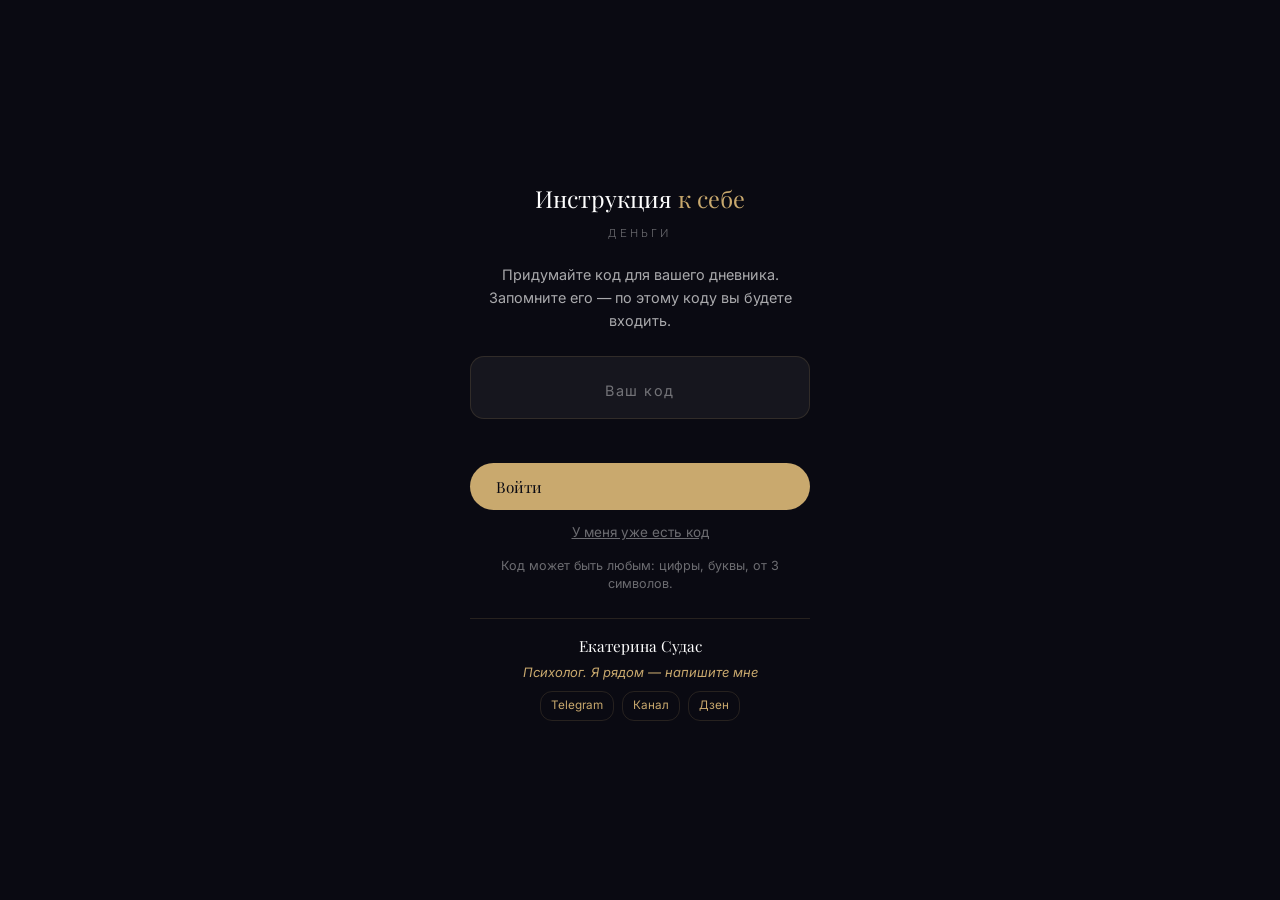
<file: diary-money.html>
<!DOCTYPE html>
<html lang="ru">
<head>
<meta charset="UTF-8">
<meta name="viewport" content="width=device-width,initial-scale=1.0,maximum-scale=1.0,user-scalable=no">
<meta http-equiv="Cache-Control" content="no-cache,no-store,must-revalidate">
<title>Инструкция к себе: Деньги — Екатерина Судас</title>
<meta name="theme-color" content="#0a0a12">
<link rel="preconnect" href="https://fonts.googleapis.com">
<link rel="preconnect" href="https://fonts.gstatic.com" crossorigin>
<link href="https://fonts.googleapis.com/css2?family=Playfair+Display:ital,wght@0,400;0,500;0,600;1,400&family=Inter:wght@300;400;500;600&family=Raleway:wght@300;400;500&display=swap" rel="stylesheet">
<style>
*,*::before,*::after{margin:0;padding:0;box-sizing:border-box}
:root{--bg:#0a0a12;--bg2:#12101a;--gold:#c9a96e;--gold-d:#8a7340;--tx:#ffffff;--tx2:rgba(255,255,255,.65);--tx3:rgba(255,255,255,.4);--bd:rgba(201,169,110,.15);--red:#8a3030;--blue:#4a6a8a;--yellow:#8a7a3a;--green:#3a6a4a;--card:rgba(255,255,255,.05)}
html{font-size:18px;scroll-behavior:smooth}
body{font-family:'Inter',system-ui,sans-serif;background:var(--bg);color:var(--tx);line-height:1.7;min-height:100vh;padding-bottom:80px}
.header{background:rgba(10,10,18,.95);backdrop-filter:blur(20px);padding:16px 20px;position:sticky;top:0;z-index:100;box-shadow:0 2px 20px rgba(0,0,0,.3);display:flex;align-items:center;justify-content:space-between}
.header-title{font-family:'Playfair Display',serif;font-size:1.05rem;font-weight:500;color:var(--tx)}.header-title span{color:var(--gold)}
.header-sub{font-family:'Raleway',sans-serif;font-size:.6rem;letter-spacing:.25em;text-transform:uppercase;color:var(--tx3)}
.header-back{font-size:.7rem;color:var(--gold);text-decoration:none;font-family:'Raleway',sans-serif;letter-spacing:.1em}
.container{max-width:640px;margin:0 auto;padding:20px 16px}
.tabs{display:flex;gap:6px;margin-bottom:24px;overflow-x:auto;-webkit-overflow-scrolling:touch;padding-bottom:4px;scrollbar-width:none}.tabs::-webkit-scrollbar{display:none}
.tab{font-family:'Raleway',sans-serif;font-size:.64rem;letter-spacing:.12em;text-transform:uppercase;padding:9px 14px;border-radius:20px;border:1px solid var(--bd);background:transparent;color:var(--tx3);cursor:pointer;white-space:nowrap;transition:all .3s}.tab.active{background:var(--gold);color:var(--bg);border-color:var(--gold)}
.sec-title{font-family:'Playfair Display',serif;font-size:1.15rem;font-weight:500;color:var(--tx);margin-bottom:6px}
.sec-sub{font-size:.82rem;color:var(--tx2);margin-bottom:20px;line-height:1.7}
.divider{width:50px;height:1px;background:linear-gradient(to right,transparent,var(--gold),transparent);margin:0 0 16px;border-radius:2px}
.form-group{margin-bottom:16px}
.form-label{font-family:'Raleway',sans-serif;font-size:.66rem;letter-spacing:.18em;text-transform:uppercase;color:var(--gold-d);margin-bottom:6px;display:block}
.form-input,.form-textarea{width:100%;font-family:'Inter',sans-serif;font-size:.86rem;color:var(--tx);background:rgba(255,255,255,.05);border:1px solid var(--bd);border-radius:12px;padding:12px 14px;outline:none;transition:border-color .3s}.form-input:focus,.form-textarea:focus{border-color:var(--gold)}
.form-textarea{min-height:80px;resize:vertical;line-height:1.6}
.btn{font-family:'Playfair Display',serif;font-size:.85rem;padding:13px 26px;border-radius:24px;border:none;cursor:pointer;transition:all .4s;display:inline-flex;align-items:center;gap:8px}
.btn-primary{background:var(--gold);color:var(--bg)}.btn-primary:hover{background:var(--gold-d)}
.btn-secondary{background:transparent;color:var(--gold);border:1px solid var(--bd)}.btn-secondary:hover{border-color:var(--gold)}
.btn-row{display:flex;gap:10px;margin-top:20px;flex-wrap:wrap}
.btn-sm{padding:10px 16px;font-size:.78rem}
.btn-danger{background:transparent;color:var(--red);border:1px solid rgba(138,48,48,.3)}
.card{background:var(--card);border:1px solid var(--bd);border-radius:16px;padding:18px;margin-bottom:14px}
.card-title{font-family:'Playfair Display',serif;font-size:.95rem;color:var(--gold);margin-bottom:8px}
.card-text{font-size:.84rem;color:var(--tx);line-height:1.75}
.card-text p{margin-bottom:10px}
.card-text strong{color:var(--gold)}
.card-dim{font-size:.75rem;color:var(--tx3);font-style:italic;margin-top:6px;line-height:1.5}
.slider-wrap{display:flex;align-items:center;gap:12px}
.slider-wrap input[type=range]{flex:1;-webkit-appearance:none;height:4px;background:linear-gradient(to right,var(--gold),var(--bg2));border-radius:4px;outline:none}
.slider-wrap input[type=range]::-webkit-slider-thumb{-webkit-appearance:none;width:22px;height:22px;border-radius:50%;background:var(--gold);cursor:pointer;box-shadow:0 2px 8px rgba(201,169,110,.3)}
.slider-val{font-family:'Playfair Display',serif;font-size:1.1rem;color:var(--gold);min-width:28px;text-align:center}
.empty{text-align:center;padding:40px 20px;color:var(--tx3)}.empty-text{font-size:.85rem;line-height:1.6}
.panel{display:none}.panel.active{display:block}
.progress-wrap{margin:12px 0;background:rgba(255,255,255,.06);border-radius:8px;overflow:hidden;height:6px}
.progress-fill{height:100%;background:linear-gradient(to right,var(--gold-d),var(--gold));border-radius:8px;transition:width .5s}
.progress-label{font-size:.7rem;color:var(--tx3);margin-top:4px}
.list-item{display:flex;align-items:center;gap:8px;margin-bottom:6px;padding:8px 12px;background:rgba(255,255,255,.03);border:1px solid var(--bd);border-radius:10px}
.list-item span{flex:1;font-size:.82rem;color:var(--tx);line-height:1.4}
.list-item button{background:none;border:none;color:var(--red);cursor:pointer;font-size:1rem;padding:2px 6px;opacity:.5}
/* Situation test */
.sit-card{background:var(--card);border:1px solid var(--bd);border-radius:14px;padding:16px;margin-bottom:12px}
.sit-q{font-size:.86rem;color:var(--tx);margin-bottom:10px;line-height:1.6}
.sit-opt{display:block;width:100%;text-align:left;font-family:'Inter',sans-serif;font-size:.8rem;color:var(--tx2);background:rgba(255,255,255,.03);border:1px solid var(--bd);border-radius:10px;padding:10px 12px;margin-bottom:6px;cursor:pointer;transition:all .3s;line-height:1.5}
.sit-opt:hover{border-color:var(--gold);color:var(--tx)}
.sit-opt.sel-blue{border-color:var(--blue);background:rgba(74,106,138,.15);color:var(--tx)}
.sit-opt.sel-yellow{border-color:var(--yellow);background:rgba(138,122,58,.15);color:var(--tx)}
.sit-opt.sel-red{border-color:var(--red);background:rgba(138,48,48,.15);color:var(--tx)}
/* State cards */
.state-card{background:var(--card);border:1px solid var(--bd);border-radius:16px;overflow:hidden;margin-bottom:12px}
.state-header{padding:14px 16px;cursor:pointer;display:flex;justify-content:space-between;align-items:center}
.state-icon{font-size:1.2rem}
.state-name{font-family:'Playfair Display',serif;font-size:.95rem;color:var(--gold);flex:1;margin-left:10px}
.state-arrow{color:var(--tx3);transition:transform .3s}
.state-body{display:none;padding:0 16px 16px}
.state-body.open{display:block}
/* Metaphor chips */
.meta-chips{display:flex;flex-wrap:wrap;gap:8px;margin-bottom:16px}
.meta-chip{font-size:.78rem;padding:8px 16px;border-radius:20px;border:1px solid var(--bd);color:var(--tx3);cursor:pointer;transition:all .3s;background:transparent}
.meta-chip.selected{border-color:var(--gold);color:var(--gold);background:rgba(201,169,110,.1)}
/* PIN */
.pin-screen{position:fixed;top:0;left:0;right:0;bottom:0;background:var(--bg);z-index:999;display:flex;align-items:center;justify-content:center;padding:20px}
.pin-box{max-width:340px;width:100%;text-align:center}
.pin-title{font-family:'Playfair Display',serif;font-size:1.3rem;color:var(--tx);margin-bottom:6px}.pin-title span{color:var(--gold)}
.pin-desc{font-size:.8rem;color:var(--tx2);margin-bottom:24px;line-height:1.6}
.pin-input{width:100%;font-family:'Inter',sans-serif;font-size:1.3rem;text-align:center;letter-spacing:.6em;color:var(--gold);background:rgba(255,255,255,.05);border:1px solid var(--bd);border-radius:14px;padding:16px;outline:none}.pin-input:focus{border-color:var(--gold)}
.pin-input::placeholder{letter-spacing:.1em;font-size:.8rem;color:var(--tx3)}
.pin-btn{margin-top:16px;width:100%}
.pin-switch{font-size:.75rem;color:var(--tx3);margin-top:14px;cursor:pointer;text-decoration:underline;background:none;border:none;font-family:'Inter',sans-serif}
.pin-error{font-size:.75rem;color:var(--red);margin-top:8px;min-height:20px}
.pin-hint{font-size:.7rem;color:var(--tx3);margin-top:10px;line-height:1.5}
#app{display:none}
/* Smoke */
@keyframes smokeFadeIn{0%{opacity:0;filter:blur(8px);transform:translateY(16px)}60%{filter:blur(2px)}100%{opacity:1;filter:blur(0);transform:translateY(0)}}
.smoke-in{animation:smokeFadeIn 2s ease-out forwards}
.smoke-in .card-text p:nth-child(1){animation:smokeFadeIn 1.2s ease-out .3s both}
.smoke-in .card-text p:nth-child(2){animation:smokeFadeIn 1.2s ease-out .7s both}
.smoke-in .card-text p:nth-child(3){animation:smokeFadeIn 1.2s ease-out 1.1s both}
.smoke-in .card-text p:nth-child(4){animation:smokeFadeIn 1.2s ease-out 1.5s both}
.smoke-in .card-text p:nth-child(5){animation:smokeFadeIn 1.2s ease-out 1.9s both}
.smoke-in .card-text p:nth-child(6){animation:smokeFadeIn 1.2s ease-out 2.3s both}
.smoke-in .card-text p:nth-child(7){animation:smokeFadeIn 1.2s ease-out 2.7s both}
/* Letter */
.letter-wrap{padding:20px 16px 0;max-width:640px;margin:0 auto}
.letter{background:rgba(255,255,255,.03);border:1px solid var(--bd);border-radius:20px;padding:28px 22px;position:relative}
.letter-photo{width:72px;height:72px;border-radius:50%;object-fit:cover;border:2px solid var(--bd);float:left;margin:0 16px 8px 0}
.letter-close{position:absolute;top:12px;right:14px;background:none;border:none;font-size:1.1rem;color:var(--tx3);cursor:pointer;opacity:.4}
/* Author */
.author-block{text-align:center;padding:30px 16px 10px;margin-top:30px;border-top:1px solid var(--bd)}
.author-name{font-family:'Playfair Display',serif;font-size:1rem;color:var(--tx);margin-bottom:2px}
.author-role{font-size:.75rem;color:var(--tx3);margin-bottom:4px}
.author-msg{font-size:.8rem;color:var(--gold);font-style:italic;margin-bottom:12px}
.author-links{display:flex;gap:10px;justify-content:center;flex-wrap:wrap}
.author-links a{font-size:.7rem;color:var(--gold);text-decoration:none;padding:5px 12px;border:1px solid var(--bd);border-radius:14px}
.pin-author{margin-top:24px;padding-top:14px;border-top:1px solid var(--bd)}
.pin-author-name{font-family:'Playfair Display',serif;font-size:.85rem;color:var(--tx);margin-bottom:2px}
.pin-author-msg{font-size:.72rem;color:var(--gold);font-style:italic;margin-bottom:8px}
.pin-author-links{display:flex;gap:8px;justify-content:center;flex-wrap:wrap}
.pin-author-links a{font-size:.65rem;color:var(--gold);text-decoration:none;padding:4px 10px;border:1px solid var(--bd);border-radius:12px}
/* Expense tracker */
.expense-item{background:var(--card);border:1px solid var(--bd);border-radius:12px;padding:12px;margin-bottom:8px}
.expense-amount{font-family:'Playfair Display',serif;font-size:1rem;color:var(--gold)}
.expense-what{font-size:.82rem;color:var(--tx);margin-top:2px}
.expense-tag{display:inline-block;font-size:.65rem;padding:2px 8px;border-radius:8px;margin-top:4px}
.expense-tag.adult{background:rgba(74,106,138,.2);color:var(--blue)}
.expense-tag.child{background:rgba(138,48,48,.2);color:var(--red)}
.stat-grid{display:grid;grid-template-columns:1fr 1fr;gap:10px;margin-bottom:18px}
.stat-card{background:var(--card);border:1px solid var(--bd);border-radius:14px;padding:14px;text-align:center}
.stat-num{font-family:'Playfair Display',serif;font-size:1.5rem;color:var(--gold);line-height:1}
.stat-label{font-size:.66rem;color:var(--tx3);margin-top:4px}
@media(max-width:480px){html{font-size:16px}.container{padding:14px 12px}}
</style>
</head>
<body>

<div class="pin-screen" id="pin-screen">
<div class="pin-box">
<div class="pin-title">Инструкция <span>к себе</span></div>
<div style="font-family:'Raleway',sans-serif;font-size:.6rem;letter-spacing:.3em;text-transform:uppercase;color:var(--tx3);margin-bottom:20px">деньги</div>
<div class="pin-desc" id="pin-desc">Придумайте код для вашего дневника.<br>Запомните его — по этому коду вы будете входить.</div>
<input class="pin-input" id="pin-input" type="tel" maxlength="8" placeholder="Ваш код" autocomplete="off">
<div class="pin-error" id="pin-error"></div>
<button class="btn btn-primary pin-btn" id="pin-go">Войти</button>
<button class="pin-switch" id="pin-toggle">У меня уже есть код</button>
<div class="pin-hint">Код может быть любым: цифры, буквы, от 3 символов.</div>
<div class="pin-author">
<div class="pin-author-name">Екатерина Судас</div>
<div class="pin-author-msg">Психолог. Я рядом — напишите мне</div>
<div class="pin-author-links">
<a href="https://t.me/sudas_psy" target="_blank">Telegram</a>
<a href="https://t.me/psyMuza" target="_blank">Канал</a>
<a href="https://dzen.ru/id/69a1e2a84aaf5559c210326b" target="_blank">Дзен</a>
</div>
</div>
</div>
</div>

<div id="app">
<div class="header">
<div>
<div class="header-title">Инструкция <span>к себе</span></div>
<div class="header-sub">деньги</div>
</div>
<a href="https://t.me/sudas_psy" class="header-back" target="_blank">Написать</a>
</div>

<div class="letter-wrap" id="letter-wrap">
<div class="letter smoke-in" id="letter-el">
<button class="letter-close" id="letter-close">&times;</button>
<img class="letter-photo" src="images/image_5.jpg" alt="Екатерина Судас">
<div class="card-text" id="letter-text"></div>
</div>
</div>

<div class="container">
<div class="tabs">
<button class="tab active" data-tab="intro">Начало</button>
<button class="tab" data-tab="foundation">Фундамент</button>
<button class="tab" data-tab="tests">Тесты</button>
<button class="tab" data-tab="scenario">Сценарий</button>
<button class="tab" data-tab="day">День</button>
<button class="tab" data-tab="week">5 дней</button>
<button class="tab" data-tab="result">Итог</button>
<button class="tab" data-tab="profile">Профиль</button>
</div>

<div class="panel active" id="panel-intro"><div id="intro-content"></div></div>
<div class="panel" id="panel-foundation"><div id="foundation-content"></div></div>
<div class="panel" id="panel-tests"><div id="tests-content"></div></div>
<div class="panel" id="panel-scenario"><div id="scenario-content"></div></div>
<div class="panel" id="panel-day"><div id="day-content"></div></div>
<div class="panel" id="panel-week"><div id="week-content"></div></div>
<div class="panel" id="panel-result"><div id="result-content"></div></div>
<div class="panel" id="panel-profile">
<div class="sec-title">Мой профиль</div>
<div class="divider"></div>
<div class="sec-sub">Ваши данные хранятся только на вашем устройстве.</div>
<div class="form-group"><label class="form-label">ФИО</label><input class="form-input" id="p-name"></div>
<div class="form-group"><label class="form-label">Дата рождения</label><input class="form-input" id="p-birth" type="date"></div>
<div class="btn-row"><button class="btn btn-primary" id="p-save">Сохранить</button></div>
</div>
</div>

<div class="author-block">
<div class="author-name">Екатерина Судас</div>
<div class="author-role">Клиническая психология, МГУ (2026)</div>
<div class="author-msg">Я рядом — напишите мне</div>
<div class="author-links">
<a href="https://t.me/sudas_psy" target="_blank">Telegram</a>
<a href="https://t.me/psyMuza" target="_blank">Канал</a>
<a href="https://dzen.ru/id/69a1e2a84aaf5559c210326b" target="_blank">Дзен</a>
</div>
</div>
</div>

<script src="js/money-content.js"></script>
<script src="js/money-app.js"></script>
</body>
</html>
</file>
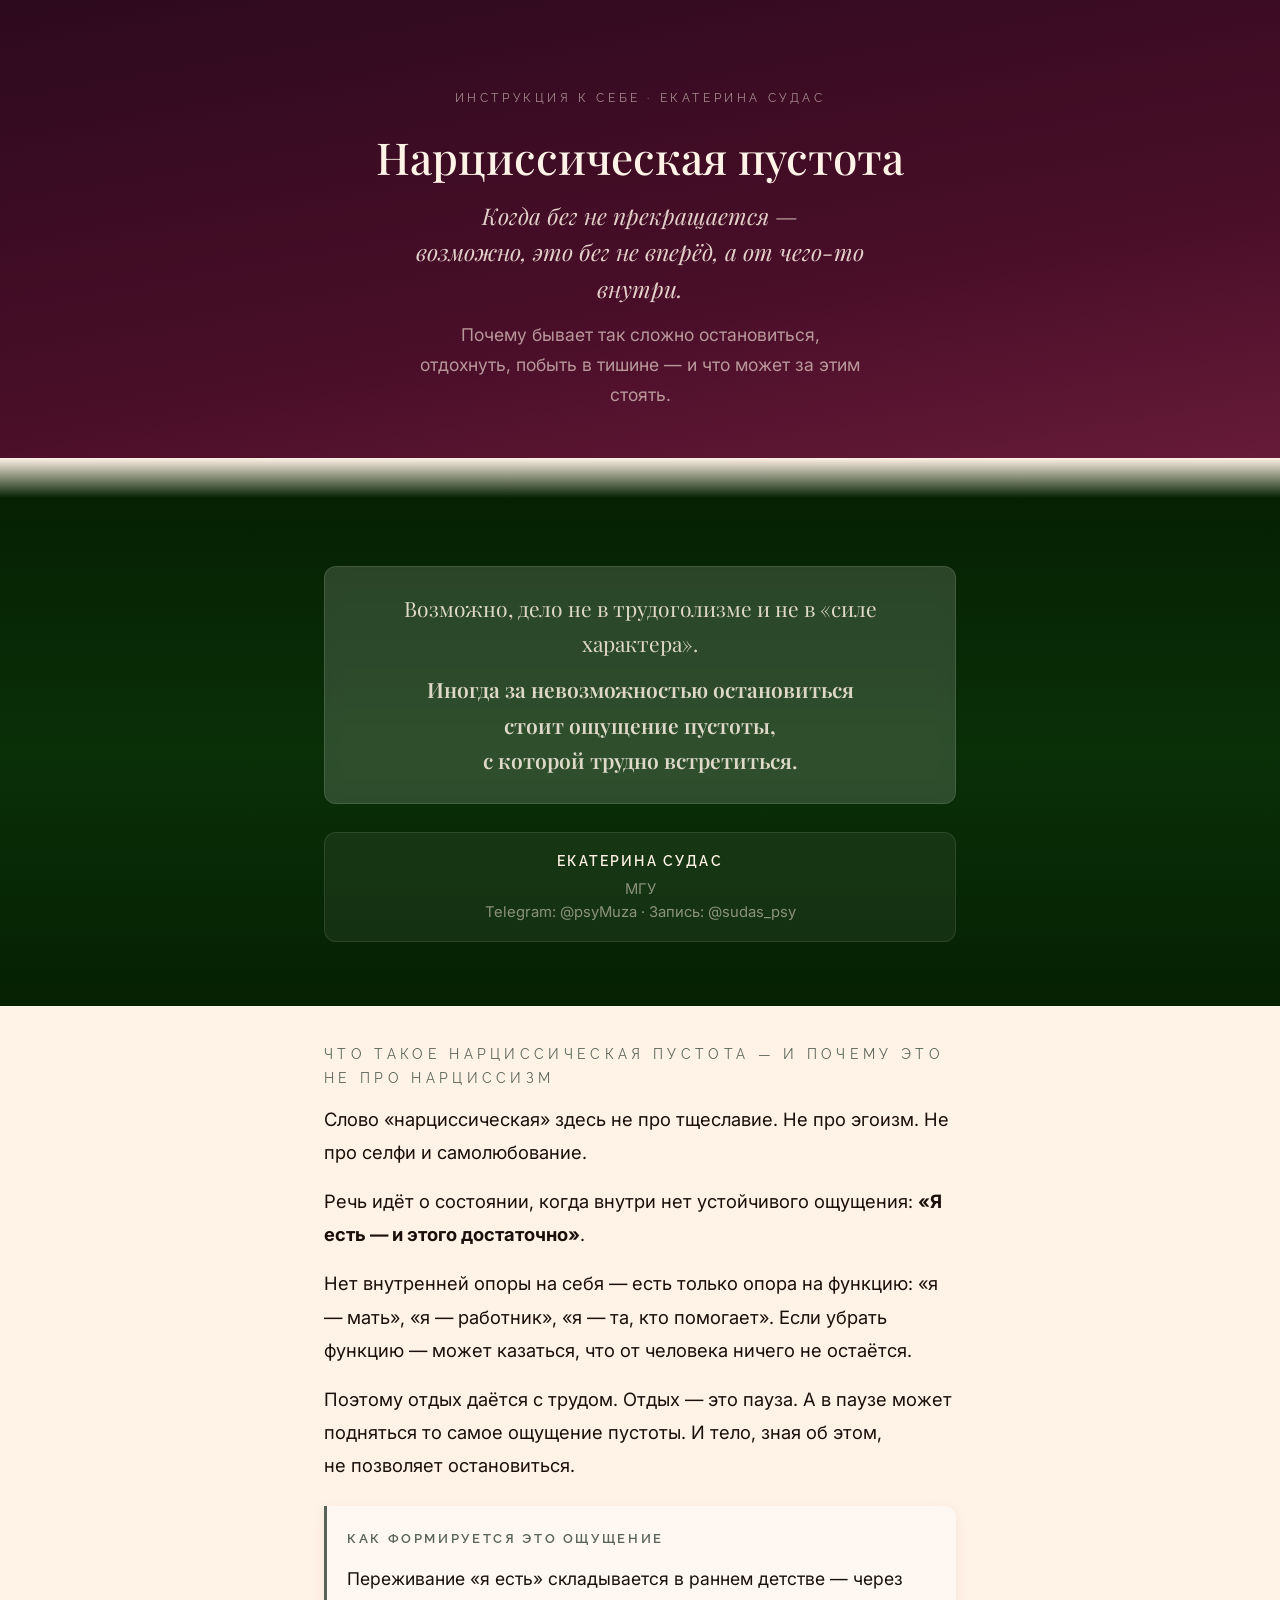
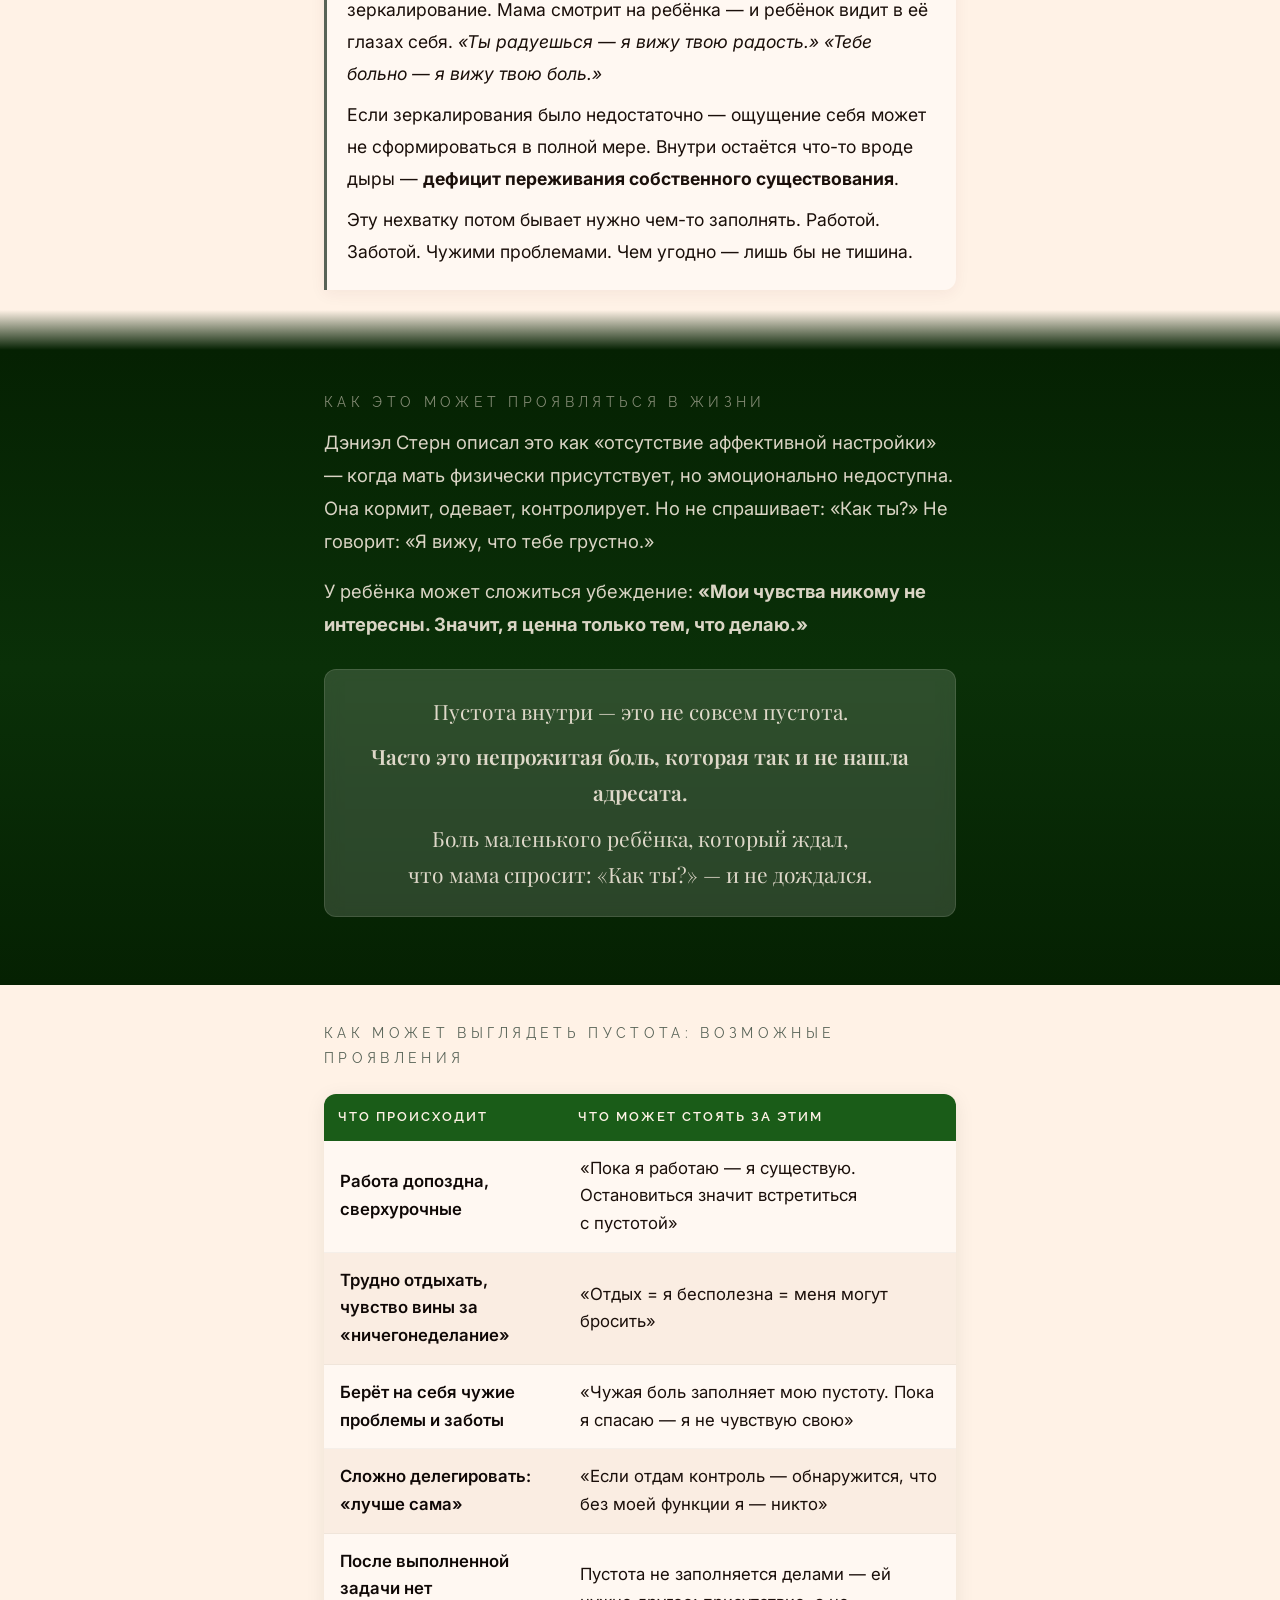
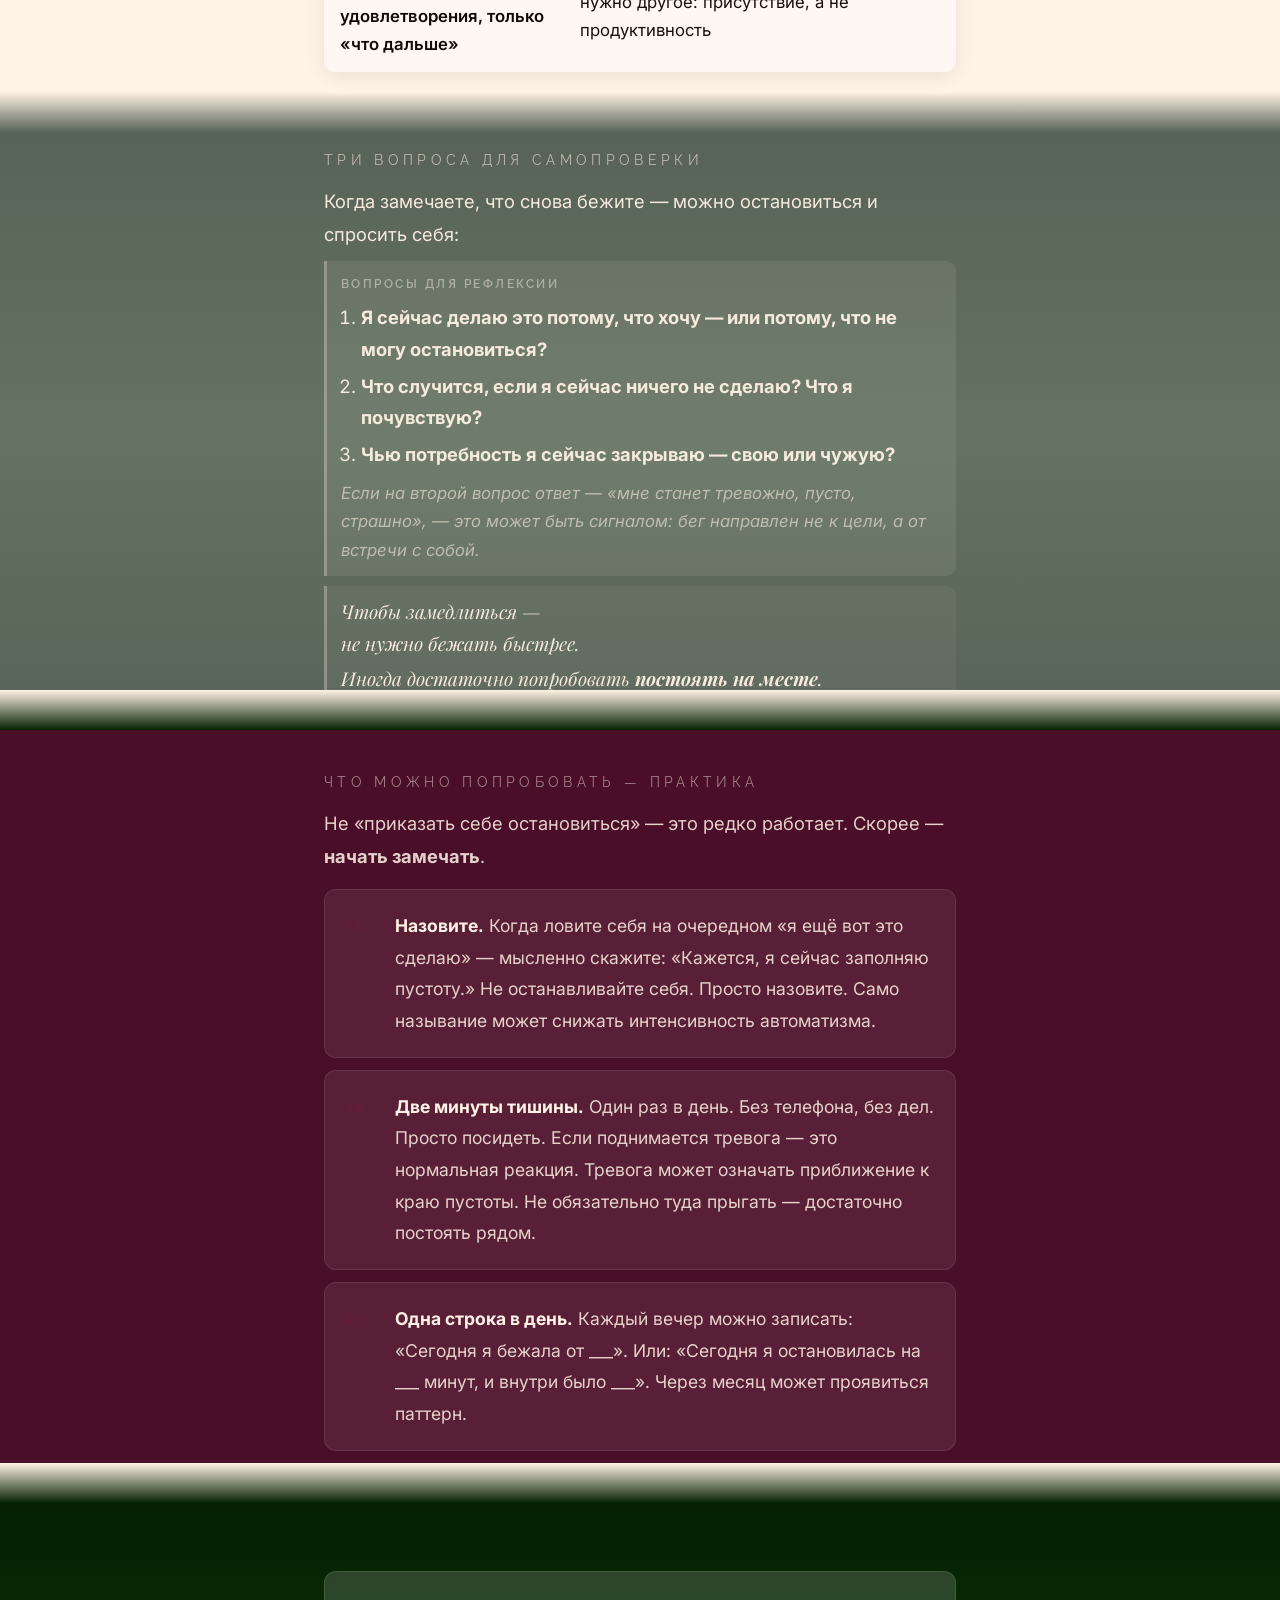
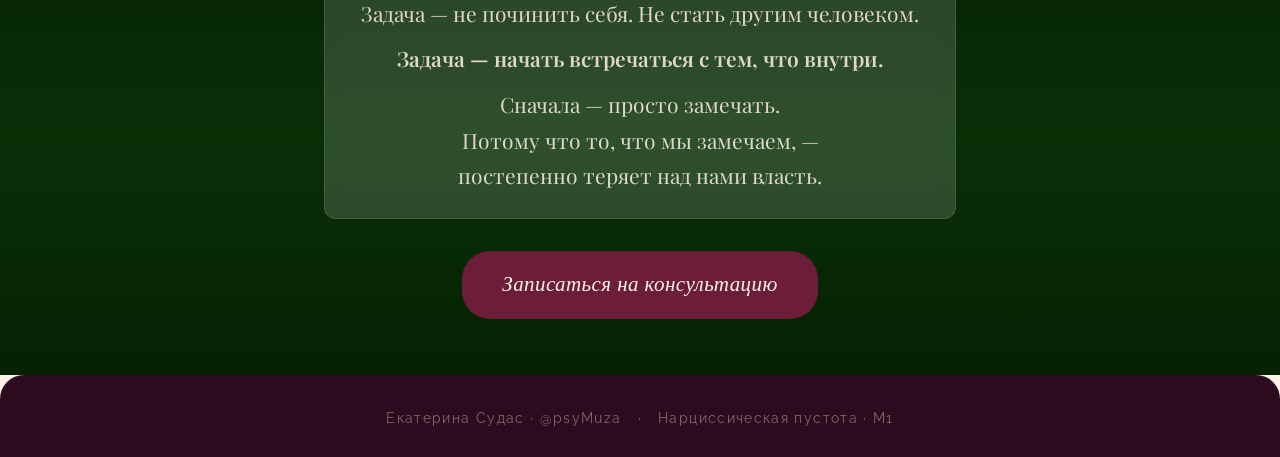
<file: galina-m1-narcissistic-void.html>
<!DOCTYPE html>
<html lang="ru">
<head>
<meta charset="UTF-8">
<meta name="viewport" content="width=device-width, initial-scale=1.0">
<title>М1 — Нарциссическая пустота · Инструкция к себе</title>
<link href="https://fonts.googleapis.com/css2?family=Inter:wght@300;400;500;600;700&family=Playfair+Display:ital,wght@0,400;0,500;0,600;0,700;1,400;1,500&family=Raleway:wght@300;400;500;600;700&display=swap" rel="stylesheet">
<link rel="stylesheet" href="css/style.css">
<style>
/* Только дополнения для методички — компактные шрифты */
.m-hero{min-height:auto;display:flex;flex-direction:column;justify-content:center;align-items:center;text-align:center;padding:48px 24px}
.m-section{padding:36px 0}
.m-inner{max-width:680px;margin:0 auto;padding:0 24px}
.m-body{font-size:.92rem;line-height:1.8;margin-bottom:16px}
.m-quote{border-left:3px solid var(--cr);padding:20px 22px;margin:24px 0;background:rgba(168,62,62,.03);border-radius:0 12px 12px 0}
.m-quote p{font-family:'Playfair Display',serif;font-size:.95rem;font-style:italic;color:var(--cr);line-height:1.7}
.m-card{background:rgba(255,255,255,.45);border-radius:12px;padding:24px 22px;box-shadow:0 2px 12px rgba(107,29,58,.04);margin:24px 0}
.m-card-title{font-family:'Raleway',sans-serif;font-size:.68rem;letter-spacing:.2em;text-transform:uppercase;color:var(--art);font-weight:600;margin-bottom:12px}
.m-table{width:100%;border-collapse:separate;border-spacing:0;border-radius:12px;overflow:hidden;box-shadow:0 4px 20px rgba(5,33,2,.08);margin:24px 0}
.m-table thead{background:var(--gd)}
.m-table th{font-family:'Raleway',sans-serif;font-size:.66rem;letter-spacing:.15em;text-transform:uppercase;color:var(--cream);padding:12px 14px;text-align:left;font-weight:600}
.m-table td{font-size:.84rem;color:var(--tb);padding:14px 16px;border-bottom:1px solid rgba(88,99,87,.06);line-height:1.65}
.m-table tr:nth-child(odd) td{background:rgba(255,255,255,.5)}
.m-table tr:nth-child(even) td{background:rgba(88,99,87,.03)}
.m-table td:first-child{font-weight:600;color:var(--td);width:38%}
.m-table tr:last-child td{border-bottom:none}
.m-step{background:rgba(255,242,230,.08);border:1px solid rgba(255,242,230,.1);border-radius:12px;padding:20px;display:flex;gap:14px;align-items:flex-start;margin-bottom:12px;transition:all .4s}
.m-step:hover{transform:translateY(-2px);box-shadow:0 8px 24px rgba(61,0,0,.12)}
.m-step-num{font-family:'Raleway',sans-serif;font-weight:700;font-size:.72rem;color:var(--cr);min-width:36px;letter-spacing:.1em;padding-top:3px;opacity:.6}
.m-step-text{font-size:.88rem;line-height:1.8}
.m-step-text strong{color:var(--cream)}
.m-author{text-align:center;padding:16px;background:rgba(255,242,230,.06);border:1px solid rgba(255,242,230,.1);border-radius:12px;margin:24px 0}
.m-author-name{font-family:'Raleway',sans-serif;font-size:.72rem;font-weight:600;letter-spacing:.15em;text-transform:uppercase;color:var(--cream);margin-bottom:4px}
.m-author-desc{font-size:.74rem;color:rgba(255,242,230,.5);line-height:1.6}
.m-footer{background:var(--mul,#2D0A1E);color:rgba(255,242,230,.4);padding:24px 20px;text-align:center}
.m-footer span{font-family:'Raleway',sans-serif;font-size:.68rem;letter-spacing:.1em}
.m-hero-label{font-family:'Raleway',sans-serif;font-size:.6rem;letter-spacing:.3em;text-transform:uppercase;color:rgba(255,242,230,.55);margin-bottom:20px}
.m-hero-title{font-family:'Playfair Display',serif;font-size:clamp(1.5rem,4vw,2.2rem);font-weight:500;line-height:1.3;margin-bottom:12px;color:var(--cream)}
.m-hero-subtitle{font-family:'Playfair Display',serif;font-size:clamp(.95rem,2vw,1.15rem);font-weight:400;font-style:italic;line-height:1.6;max-width:480px;margin:0 auto 12px;color:rgba(255,242,230,.85)}
.m-hero-desc{font-size:.88rem;color:rgba(255,242,230,.6);line-height:1.7;max-width:440px;margin:0 auto}
.m-insight{background:rgba(255,255,255,.15);backdrop-filter:blur(8px);-webkit-backdrop-filter:blur(8px);border:1px solid rgba(255,242,230,.12);border-radius:12px;padding:24px 22px;text-align:center;margin:28px 0}
.m-insight p{font-family:'Playfair Display',serif;font-size:1.05rem;font-weight:400;line-height:1.7;margin-bottom:10px}
.m-insight p:last-child{margin-bottom:0}
.m-insight strong{font-weight:600}
.m-mechanism{background:rgba(255,255,255,.45);border-left:3px solid var(--art);border-radius:0 12px 12px 0;padding:22px 20px;margin:24px 0;box-shadow:0 4px 16px rgba(107,29,58,.06)}
.m-mechanism-title{font-family:'Raleway',sans-serif;font-size:.66rem;letter-spacing:.2em;text-transform:uppercase;color:var(--art);font-weight:600;margin-bottom:12px}
.m-mechanism p{font-size:.88rem;line-height:1.8;margin-bottom:10px}
.m-mechanism p:last-child{margin-bottom:0}
.m-questions{background:rgba(245,235,220,.08);border-left:3px solid rgba(245,235,220,.3);border-radius:0 10px 10px 0;padding:12px 14px;margin:10px 0;color:#f5eadc}
.m-questions-title{font-family:'Raleway',sans-serif;font-size:.62rem;letter-spacing:.2em;text-transform:uppercase;color:rgba(245,235,220,.5);font-weight:600;margin-bottom:8px}
.m-questions ol{padding-left:20px;color:#f5eadc}
.m-questions li{font-size:.92rem;line-height:1.7;margin-bottom:6px}
.m-questions li:last-child{margin-bottom:0}
.m-questions li strong{color:#f5eadc}
.m-questions .note{margin-top:8px;font-style:italic;color:rgba(245,235,220,.6);font-size:.84rem}
.m-quote-dark{border-left:3px solid rgba(245,235,220,.3);padding:10px 14px;margin:10px 0;background:rgba(245,235,220,.05);border-radius:0 10px 10px 0}
.m-quote-dark p{font-family:'Playfair Display',serif;font-size:.95rem;font-style:italic;color:#f5eadc;line-height:1.65;margin-bottom:4px}
.m-quote-dark p:last-child{margin-bottom:0}
.m-cta{text-align:center;margin:32px 0 16px}
@media(max-width:600px){
  .m-hero{padding:40px 16px}
  .m-inner{padding:0 16px}
  .m-step{flex-direction:column;gap:6px;padding:16px}
  .m-body{font-size:.86rem}
  .m-hero-title{font-size:1.4rem}
  .m-hero-subtitle{font-size:.9rem}
  .m-hero-desc{font-size:.82rem}
  .m-table,.m-table thead,.m-table tbody,.m-table tr,.m-table th,.m-table td{display:block;width:100%}
  .m-table thead{display:none}
  .m-table tr{background:rgba(255,255,255,.45);border-radius:12px;box-shadow:0 2px 12px rgba(107,29,58,.04);margin-bottom:12px;overflow:hidden}
  .m-table td{border-bottom:none;padding:10px 14px;font-size:.8rem}
  .m-table td:first-child{font-size:.68rem;letter-spacing:.1em;text-transform:uppercase;color:var(--cr);padding-bottom:2px;width:100%;background:transparent}
  .m-table td:last-child{padding-top:0;color:var(--tm);background:transparent}
}
@media(max-width:400px){
  .m-hero{padding:32px 12px}
  .m-inner{padding:0 12px}
  .m-body{font-size:.8rem;line-height:1.7}
  .m-hero-label{font-size:.52rem;letter-spacing:.25em;margin-bottom:14px}
  .m-hero-title{font-size:1.2rem}
  .m-hero-subtitle{font-size:.8rem}
  .m-hero-desc{font-size:.74rem}
  .m-insight p{font-size:.88rem;line-height:1.6}
  .m-author-name{font-size:.64rem}
  .m-author-desc{font-size:.66rem}
  .m-mechanism p{font-size:.8rem;line-height:1.7}
  .m-mechanism-title{font-size:.58rem}
  .m-step-text{font-size:.8rem;line-height:1.7}
  .m-step-num{font-size:.64rem}
  .m-step{padding:14px}
  .m-questions li{font-size:.8rem;line-height:1.7}
  .m-questions .note{font-size:.76rem}
  .m-quote-dark p{font-size:.88rem}
  .m-table td{font-size:.74rem;padding:8px 12px}
  .m-table td:first-child{font-size:.62rem}
  .m-quote p{font-size:.82rem}
  .hbtn{padding:10px 20px!important;font-size:.76rem!important}
  .sl{font-size:.6rem}
}
</style>
</head>
<body>

<!-- ====== 1. HERO — dark, mulled-wine → cabernet ====== -->
<section class="sec-dk sec-dark" style="background:linear-gradient(170deg,var(--mul,#2D0A1E) 0%,var(--cab,#4A0E28) 60%,var(--cr,#6B1D3A) 100%)">
  <div class="m-hero">
    <div class="m-hero-label">Инструкция к себе &middot; Екатерина Судас</div>
    <h1 class="m-hero-title">Нарциссическая пустота</h1>
    <p class="m-hero-subtitle">Когда бег не прекращается &mdash;<br>возможно, это бег не вперёд, а&nbsp;от&nbsp;чего-то внутри.</p>
    <p class="m-hero-desc">Почему бывает так сложно остановиться, отдохнуть, побыть в&nbsp;тишине &mdash; и&nbsp;что может за&nbsp;этим стоять.</p>
  </div>
</section>

<!-- ====== 2. Ключевой инсайт — dark ====== -->
<section class="sec-dk sec-dark">
  <div class="m-inner">

    <div class="m-insight">
      <p>Возможно, дело не в трудоголизме и не в «силе характера».</p>
      <p><strong>Иногда за невозможностью остановиться<br>стоит ощущение пустоты,<br>с&nbsp;которой трудно встретиться.</strong></p>
    </div>

    <div class="m-author">
      <div class="m-author-name">Екатерина Судас</div>
      <div class="m-author-desc">МГУ<br>Telegram: @psyMuza &middot; Запись: @sudas_psy</div>
    </div>

  </div>
</section>

<!-- ====== 3. Что это — светлый фон ====== -->
<section class="m-section">
  <div class="m-inner">

    <div class="sl">Что такое нарциссическая пустота &mdash; и почему это не про нарциссизм</div>

    <p class="m-body">Слово «нарциссическая» здесь не про тщеславие. Не про эгоизм. Не про селфи и самолюбование.</p>

    <p class="m-body">Речь идёт о состоянии, когда внутри нет устойчивого ощущения: <strong>«Я есть &mdash; и этого достаточно»</strong>.</p>

    <p class="m-body">Нет внутренней опоры на себя &mdash; есть только опора на функцию: «я &mdash; мать», «я &mdash; работник», «я &mdash; та, кто помогает». Если убрать функцию &mdash; может казаться, что от человека ничего не остаётся.</p>

    <p class="m-body">Поэтому отдых даётся с трудом. Отдых &mdash; это пауза. А в паузе может подняться то самое ощущение пустоты. И тело, зная об этом, не&nbsp;позволяет остановиться.</p>

    <div class="m-mechanism">
      <div class="m-mechanism-title">Как формируется это ощущение</div>
      <p>Переживание «я есть» складывается в раннем детстве &mdash; через зеркалирование. Мама смотрит на ребёнка &mdash; и ребёнок видит в её глазах себя. <em>«Ты радуешься &mdash; я вижу твою радость.»</em> <em>«Тебе больно &mdash; я вижу твою боль.»</em></p>
      <p>Если зеркалирования было недостаточно &mdash; ощущение себя может не сформироваться в полной мере. Внутри остаётся что-то вроде дыры &mdash; <strong>дефицит переживания собственного существования</strong>.</p>
      <p>Эту нехватку потом бывает нужно чем-то заполнять. Работой. Заботой. Чужими проблемами. Чем угодно &mdash; лишь бы не тишина.</p>
    </div>

  </div>
</section>

<!-- ====== 4. Как проявляется — dark ====== -->
<section class="sec-dk sec-dark">
  <div class="m-inner">

    <div class="sl">Как это может проявляться в жизни</div>

    <p class="m-body">Дэниэл Стерн описал это как «отсутствие аффективной настройки» &mdash; когда мать физически присутствует, но эмоционально недоступна. Она кормит, одевает, контролирует. Но не спрашивает: «Как ты?» Не говорит: «Я вижу, что тебе грустно.»</p>

    <p class="m-body">У ребёнка может сложиться убеждение: <strong>«Мои чувства никому не интересны. Значит, я ценна только тем, что делаю.»</strong></p>

    <div class="m-insight">
      <p>Пустота внутри &mdash; это не совсем пустота.</p>
      <p><strong>Часто это непрожитая боль, которая так и&nbsp;не&nbsp;нашла адресата.</strong></p>
      <p>Боль маленького ребёнка, который ждал,<br>что мама спросит: «Как ты?» &mdash; и&nbsp;не дождался.</p>
    </div>

  </div>
</section>

<!-- ====== 5. Таблица — светлый фон ====== -->
<section class="m-section">
  <div class="m-inner">

    <div class="sl">Как может выглядеть пустота: возможные проявления</div>

    <table class="m-table">
      <thead>
        <tr>
          <th>Что происходит</th>
          <th>Что может стоять за этим</th>
        </tr>
      </thead>
      <tbody>
        <tr>
          <td>Работа допоздна, сверхурочные</td>
          <td>«Пока я работаю &mdash; я существую. Остановиться значит встретиться с&nbsp;пустотой»</td>
        </tr>
        <tr>
          <td>Трудно отдыхать, чувство вины за «ничегонеделание»</td>
          <td>«Отдых = я бесполезна = меня могут бросить»</td>
        </tr>
        <tr>
          <td>Берёт на себя чужие проблемы и заботы</td>
          <td>«Чужая боль заполняет мою пустоту. Пока я спасаю &mdash; я не чувствую свою»</td>
        </tr>
        <tr>
          <td>Сложно делегировать: «лучше сама»</td>
          <td>«Если отдам контроль &mdash; обнаружится, что без моей функции я &mdash; никто»</td>
        </tr>
        <tr>
          <td>После выполненной задачи нет удовлетворения, только «что дальше»</td>
          <td>Пустота не заполняется делами &mdash; ей нужно другое: присутствие, а&nbsp;не продуктивность</td>
        </tr>
      </tbody>
    </table>

  </div>
</section>

<!-- ====== 6. Три вопроса — artichoke ====== -->
<section class="sec-artichoke">
  <div class="m-inner">

    <div class="sl">Три вопроса для самопроверки</div>
    <p class="m-body" style="color:#f5eadc;margin-bottom:6px">Когда замечаете, что снова бежите &mdash; можно остановиться и спросить себя:</p>

    <div class="m-questions">
      <div class="m-questions-title">Вопросы для рефлексии</div>
      <ol>
        <li><strong>Я сейчас делаю это потому, что хочу &mdash; или потому, что не могу остановиться?</strong></li>
        <li><strong>Что случится, если я сейчас ничего не сделаю? Что я почувствую?</strong></li>
        <li><strong>Чью потребность я сейчас закрываю &mdash; свою или чужую?</strong></li>
      </ol>
      <p class="note">Если на второй вопрос ответ &mdash; «мне станет тревожно, пусто, страшно», &mdash; это может быть сигналом: бег направлен не к цели, а от встречи с собой.</p>
    </div>

    <div class="m-quote-dark">
      <p>Чтобы замедлиться &mdash;<br>не нужно бежать быстрее.</p>
      <p>Иногда достаточно попробовать <strong>постоять на месте</strong>.</p>
    </div>

  </div>
</section>

<!-- ====== 7. Практика — dark, cabernet gradient ====== -->
<section class="sec-dk sec-dark" style="background:linear-gradient(180deg,var(--cab,#4A0E28) 0%,#4A0E28 50%,var(--cab,#4A0E28) 100%)">
  <div class="m-inner">

    <div class="sl">Что можно попробовать &mdash; практика</div>

    <p class="m-body">Не «приказать себе остановиться» &mdash; это редко работает. Скорее &mdash; <strong>начать замечать</strong>.</p>

    <div class="m-step">
      <span class="m-step-num">01</span>
      <div class="m-step-text"><strong>Назовите.</strong> Когда ловите себя на очередном «я ещё вот это сделаю» &mdash; мысленно скажите: «Кажется, я сейчас заполняю пустоту.» Не останавливайте себя. Просто назовите. Само называние может снижать интенсивность автоматизма.</div>
    </div>

    <div class="m-step">
      <span class="m-step-num">02</span>
      <div class="m-step-text"><strong>Две минуты тишины.</strong> Один раз в день. Без телефона, без дел. Просто посидеть. Если поднимается тревога &mdash; это нормальная реакция. Тревога может означать приближение к краю пустоты. Не обязательно туда прыгать &mdash; достаточно постоять рядом.</div>
    </div>

    <div class="m-step">
      <span class="m-step-num">03</span>
      <div class="m-step-text"><strong>Одна строка в день.</strong> Каждый вечер можно записать: «Сегодня я бежала от&nbsp;___». Или: «Сегодня я остановилась на ___ минут, и внутри было ___». Через месяц может проявиться паттерн.</div>
    </div>

  </div>
</section>

<!-- ====== 8. Финал + CTA — dark ====== -->
<section class="sec-dk sec-dark">
  <div class="m-inner">

    <div class="m-insight">
      <p>Задача &mdash; не починить себя. Не стать другим человеком.</p>
      <p><strong>Задача &mdash; начать встречаться с тем, что внутри.</strong></p>
      <p>Сначала &mdash; просто замечать.<br>Потому что то, что мы замечаем, &mdash;<br>постепенно теряет над нами власть.</p>
    </div>

    <div class="m-cta">
      <a href="https://t.me/sudas_psy" class="hbtn">Записаться на консультацию</a>
    </div>

  </div>
</section>

<!-- ====== 9. Footer ====== -->
<footer class="m-footer">
  <span>Екатерина Судас &middot; @psyMuza &nbsp;&nbsp;&middot;&nbsp;&nbsp; Нарциссическая пустота &middot; М1</span>
</footer>

</body>
</html>
</file>
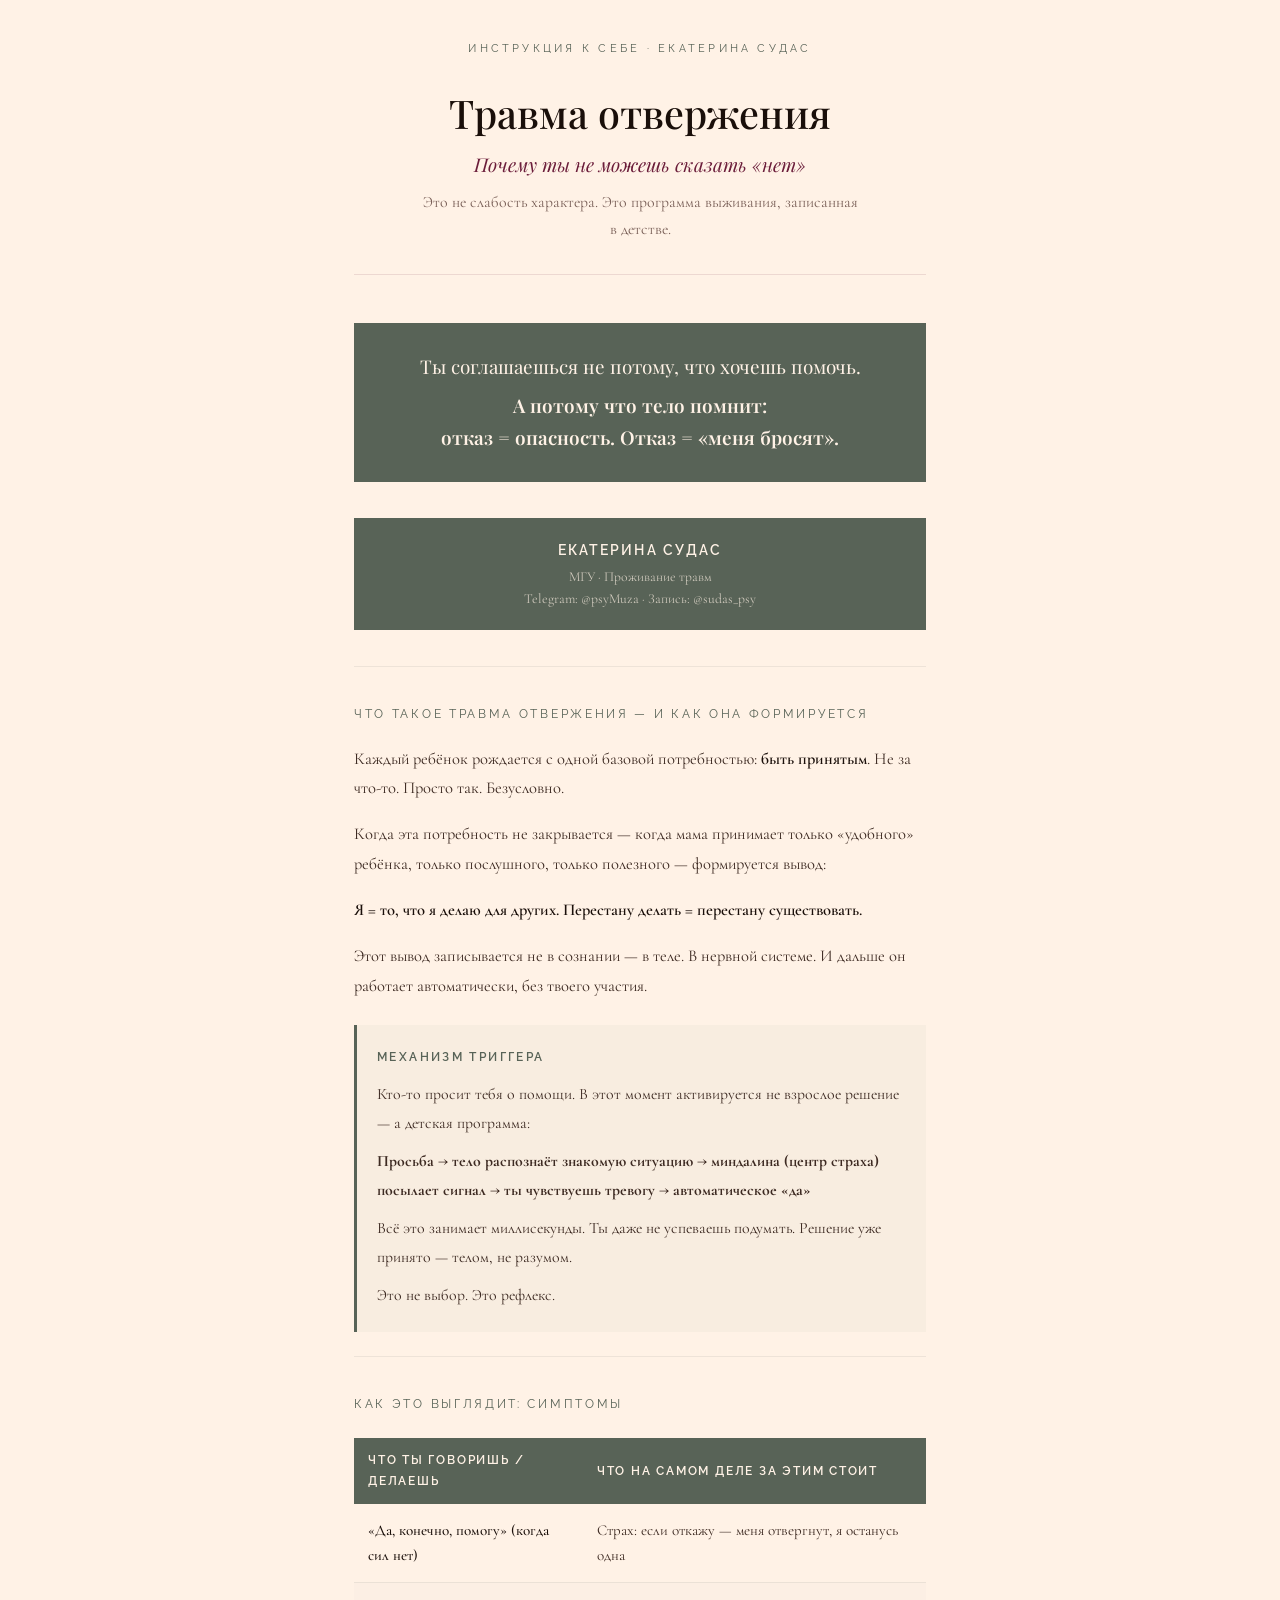
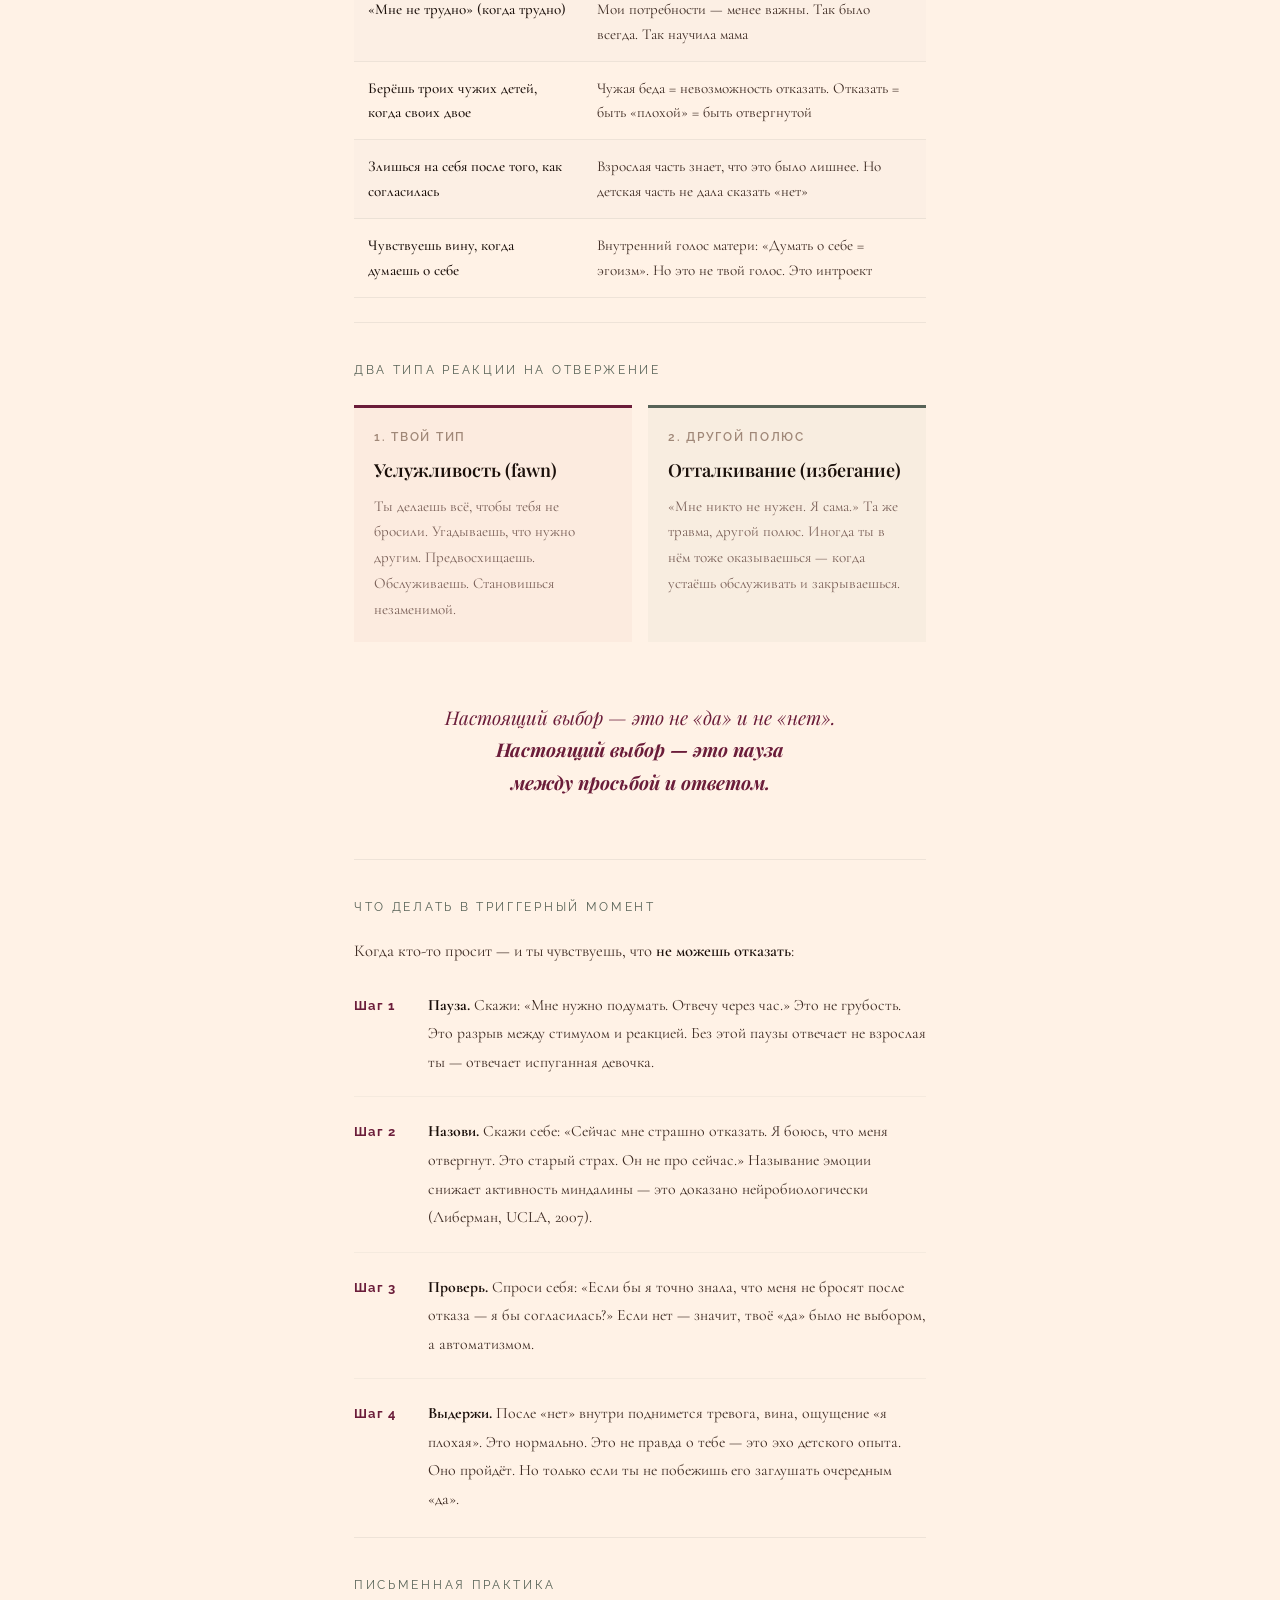
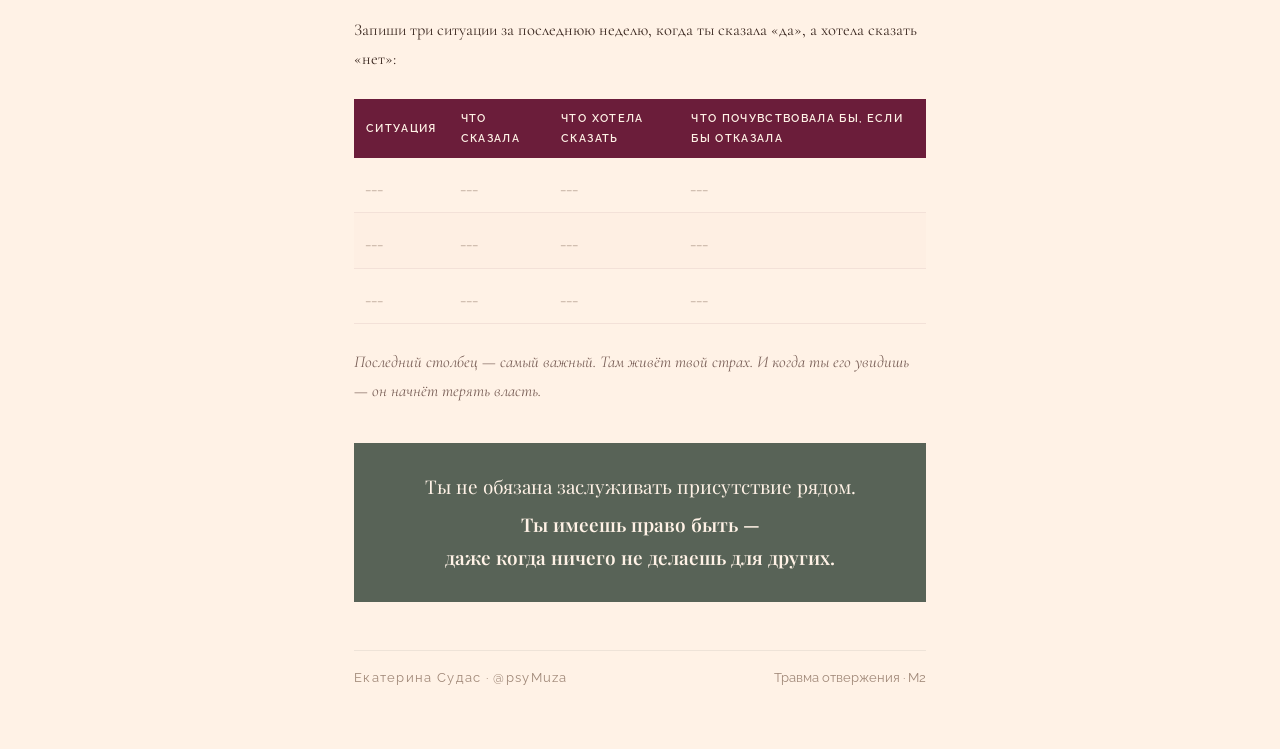
<file: galina-m2-rejection-trauma.html>
<!DOCTYPE html>
<html lang="ru">
<head>
<meta charset="UTF-8">
<meta name="viewport" content="width=device-width, initial-scale=1.0">
<title>М2 — Травма отвержения · Инструкция к себе</title>
<link href="https://fonts.googleapis.com/css2?family=Cormorant+Garamond:ital,wght@0,300;0,400;0,500;0,600;1,400;1,500&family=Playfair+Display:ital,wght@0,400;0,500;0,600;1,400;1,500&family=Raleway:wght@300;400;500;600&display=swap" rel="stylesheet">
<style>
*,*::before,*::after{margin:0;padding:0;box-sizing:border-box}
:root{--cream:#fff2e6;--cream-d:#f5e6d3;--gd:#052102;--gd-soft:#586357;--cr:#6B1D3A;--cr-l:#8A2E50;--td:#1a0f0a;--tb:#3d2a22;--tm:#7a6058;--tl:#a08878}
html{font-size:18px}
body{font-family:'Cormorant Garamond',Georgia,serif;background:var(--cream);color:var(--tb);line-height:1.75;padding:0;margin:0}
@media(max-width:480px){html{font-size:17px}}

.page{max-width:620px;margin:0 auto;padding:40px 24px 60px}

.page-header{text-align:center;margin-bottom:48px;padding-bottom:32px;border-bottom:1px solid rgba(107,29,58,.12)}
.page-label{font-family:'Raleway',sans-serif;font-size:.6rem;letter-spacing:.3em;text-transform:uppercase;color:var(--gd-soft);margin-bottom:28px}
.page-title{font-family:'Playfair Display',serif;font-size:clamp(1.6rem,4vw,2.2rem);font-weight:500;color:var(--td);line-height:1.3;margin-bottom:12px}
.page-subtitle{font-family:'Playfair Display',serif;font-size:1.05rem;font-weight:400;font-style:italic;color:var(--cr);line-height:1.6;margin-bottom:8px}
.page-desc{font-size:.88rem;color:var(--tm);line-height:1.7;max-width:480px;margin:0 auto}

.insight{background:#586357;color:#fff2e6;padding:28px 24px;margin:36px 0;text-align:center;line-height:1.7}
.insight p{font-family:'Playfair Display',serif;font-size:1.05rem;font-weight:400;margin-bottom:6px}
.insight p:last-child{margin-bottom:0}
.insight strong{font-weight:600}

.section-title{font-family:'Raleway',sans-serif;font-size:.68rem;letter-spacing:.22em;text-transform:uppercase;color:var(--gd-soft);margin-bottom:20px;padding-top:36px;border-top:1px solid rgba(88,99,87,.1)}

.body-text{font-size:.92rem;color:var(--tb);line-height:1.8;margin-bottom:16px}
.body-text strong{color:var(--td);font-weight:600}

.mechanism{background:rgba(88,99,87,.04);border-left:3px solid var(--gd-soft);padding:22px 20px;margin:24px 0}
.mechanism-title{font-family:'Raleway',sans-serif;font-size:.66rem;letter-spacing:.2em;text-transform:uppercase;color:var(--gd-soft);font-weight:600;margin-bottom:12px}
.mechanism p{font-size:.88rem;color:var(--tb);line-height:1.8;margin-bottom:10px}
.mechanism p:last-child{margin-bottom:0}

.symptom-table{width:100%;border-collapse:collapse;margin:24px 0}
.symptom-table th{font-family:'Raleway',sans-serif;font-size:.66rem;letter-spacing:.15em;text-transform:uppercase;color:var(--cream);background:var(--gd-soft);padding:12px 14px;text-align:left;font-weight:600}
.symptom-table td{font-size:.84rem;color:var(--tb);padding:14px;border-bottom:1px solid rgba(88,99,87,.1);vertical-align:top;line-height:1.65}
.symptom-table tr:nth-child(even) td{background:rgba(88,99,87,.02)}
.symptom-table td:first-child{font-weight:500;color:var(--td);width:40%}

.two-types{display:grid;grid-template-columns:1fr 1fr;gap:16px;margin:24px 0}
@media(max-width:520px){.two-types{grid-template-columns:1fr}}
.type-card{padding:20px;line-height:1.7}
.type-card.fawn{background:rgba(168,62,62,.04);border-top:3px solid var(--cr)}
.type-card.avoid{background:rgba(88,99,87,.04);border-top:3px solid var(--gd-soft)}
.type-num{font-family:'Raleway',sans-serif;font-size:.64rem;letter-spacing:.15em;text-transform:uppercase;color:var(--tl);margin-bottom:8px;font-weight:600}
.type-name{font-family:'Playfair Display',serif;font-size:1rem;font-weight:600;color:var(--td);margin-bottom:8px}
.type-desc{font-size:.84rem;color:var(--tm);line-height:1.7}

.accent-quote{text-align:center;padding:28px 20px;margin:32px 0}
.accent-quote p{font-family:'Playfair Display',serif;font-size:1.05rem;font-style:italic;color:var(--cr);line-height:1.7}

.steps{margin:24px 0}
.step{display:flex;gap:14px;margin-bottom:20px;padding-bottom:20px;border-bottom:1px solid rgba(88,99,87,.06)}
.step:last-child{border-bottom:none;margin-bottom:0;padding-bottom:0}
.step-num{font-family:'Raleway',sans-serif;font-weight:700;color:var(--cr);min-width:60px;font-size:.72rem;letter-spacing:.1em;padding-top:4px}
.step-content{font-size:.88rem;color:var(--tb);line-height:1.8}
.step-content strong{color:var(--td)}

.practice-table{width:100%;border-collapse:collapse;margin:24px 0}
.practice-table th{font-family:'Raleway',sans-serif;font-size:.62rem;letter-spacing:.12em;text-transform:uppercase;color:var(--cream);background:var(--cr);padding:10px 12px;text-align:left;font-weight:600}
.practice-table td{font-size:.82rem;color:var(--tl);padding:16px 12px;border-bottom:1px solid rgba(107,29,58,.08);vertical-align:top;line-height:1.5;font-style:italic}
.practice-table tr:nth-child(even) td{background:rgba(168,62,62,.015)}

.author-card{background:var(--gd-soft);color:var(--cream);padding:20px 24px;margin:36px 0;text-align:center}
.author-card .name{font-family:'Raleway',sans-serif;font-size:.78rem;font-weight:600;letter-spacing:.15em;text-transform:uppercase;margin-bottom:4px}
.author-card .desc{font-size:.76rem;color:rgba(255,242,230,.7);line-height:1.6}

.page-footer{display:flex;justify-content:space-between;align-items:center;margin-top:48px;padding-top:16px;border-top:1px solid rgba(88,99,87,.1);font-size:.72rem;color:var(--tl)}
.page-footer .author{font-family:'Raleway',sans-serif;letter-spacing:.1em}
.page-footer .page-num{font-family:'Raleway',sans-serif}

@media(max-width:400px){
  html{font-size:15px}
  .page{padding:28px 12px 40px}
  .page-title{font-size:1.3rem}
  .page-subtitle{font-size:.88rem}
  .page-desc{font-size:.78rem}
  .body-text{font-size:.82rem;line-height:1.7}
  .section-title{font-size:.6rem}
  .mechanism p{font-size:.78rem;line-height:1.7}
  .mechanism-title{font-size:.58rem}
  .insight p{font-size:.88rem}
  .symptom-table td{font-size:.76rem;padding:10px}
  .symptom-table th{font-size:.58rem;padding:8px 10px}
  .type-name{font-size:.88rem}
  .type-desc{font-size:.76rem}
  .type-num{font-size:.56rem}
  .accent-quote p{font-size:.88rem}
  .step-num{font-size:.64rem}
  .step-content{font-size:.78rem;line-height:1.7}
  .practice-table td{font-size:.72rem;padding:10px 8px}
  .practice-table th{font-size:.54rem;padding:8px}
  .author-card .name{font-size:.68rem}
  .author-card .desc{font-size:.66rem}
  .page-label{font-size:.52rem}
}

@media print{
  body{background:#fff}
  .page{padding:20px}
  .insight,.author-card{-webkit-print-color-adjust:exact;print-color-adjust:exact}
}
</style>
</head>
<body>

<div class="page">

<!-- Header -->
<div class="page-header">
<div class="page-label">Инструкция к себе &middot; Екатерина Судас</div>
<h1 class="page-title">Травма отвержения</h1>
<div class="page-subtitle">Почему ты не можешь сказать «нет»</div>
<p class="page-desc">Это не слабость характера. Это программа выживания, записанная в&nbsp;детстве.</p>
</div>

<!-- Key insight -->
<div class="insight">
<p>Ты соглашаешься не потому, что хочешь помочь.</p>
<p><strong>А потому что тело помнит:<br>отказ = опасность. Отказ = «меня бросят».</strong></p>
</div>

<!-- Author card -->
<div class="author-card">
<div class="name">Екатерина Судас</div>
<div class="desc">МГУ &middot; Проживание травм<br>Telegram: @psyMuza &middot; Запись: @sudas_psy</div>
</div>

<!-- Section: What is it -->
<div class="section-title">Что такое травма отвержения &mdash; и как она формируется</div>

<p class="body-text">Каждый ребёнок рождается с одной базовой потребностью: <strong>быть принятым</strong>. Не за что-то. Просто так. Безусловно.</p>

<p class="body-text">Когда эта потребность не закрывается &mdash; когда мама принимает только «удобного» ребёнка, только послушного, только полезного &mdash; формируется вывод:</p>

<p class="body-text"><strong>Я = то, что я делаю для других. Перестану делать = перестану существовать.</strong></p>

<p class="body-text">Этот вывод записывается не в сознании &mdash; в теле. В нервной системе. И дальше он работает автоматически, без твоего участия.</p>

<!-- Mechanism -->
<div class="mechanism">
<div class="mechanism-title">Механизм триггера</div>
<p>Кто-то просит тебя о помощи. В этот момент активируется не взрослое решение &mdash; а детская программа:</p>
<p><strong>Просьба &rarr; тело распознаёт знакомую ситуацию &rarr; миндалина (центр страха) посылает сигнал &rarr; ты чувствуешь тревогу &rarr; автоматическое «да»</strong></p>
<p>Всё это занимает миллисекунды. Ты даже не успеваешь подумать. Решение уже принято &mdash; телом, не разумом.</p>
<p>Это не выбор. Это рефлекс.</p>
</div>

<!-- Table -->
<div class="section-title">Как это выглядит: симптомы</div>

<table class="symptom-table">
<thead>
<tr>
<th>Что ты говоришь / делаешь</th>
<th>Что на самом деле за этим стоит</th>
</tr>
</thead>
<tbody>
<tr>
<td>«Да, конечно, помогу» (когда сил нет)</td>
<td>Страх: если откажу &mdash; меня отвергнут, я останусь одна</td>
</tr>
<tr>
<td>«Мне не трудно» (когда трудно)</td>
<td>Мои потребности &mdash; менее важны. Так было всегда. Так научила мама</td>
</tr>
<tr>
<td>Берёшь троих чужих детей, когда своих двое</td>
<td>Чужая беда = невозможность отказать. Отказать = быть «плохой» = быть отвергнутой</td>
</tr>
<tr>
<td>Злишься на себя после того, как согласилась</td>
<td>Взрослая часть знает, что это было лишнее. Но детская часть не дала сказать «нет»</td>
</tr>
<tr>
<td>Чувствуешь вину, когда думаешь о себе</td>
<td>Внутренний голос матери: «Думать о себе = эгоизм». Но это не твой голос. Это интроект</td>
</tr>
</tbody>
</table>

<!-- Two types -->
<div class="section-title">Два типа реакции на отвержение</div>

<div class="two-types">
<div class="type-card fawn">
<div class="type-num">1. Твой тип</div>
<div class="type-name">Услужливость (fawn)</div>
<div class="type-desc">Ты делаешь всё, чтобы тебя не бросили. Угадываешь, что нужно другим. Предвосхищаешь. Обслуживаешь. Становишься незаменимой.</div>
</div>
<div class="type-card avoid">
<div class="type-num">2. Другой полюс</div>
<div class="type-name">Отталкивание (избегание)</div>
<div class="type-desc">«Мне никто не нужен. Я сама.» Та же травма, другой полюс. Иногда ты в нём тоже оказываешься &mdash; когда устаёшь обслуживать и закрываешься.</div>
</div>
</div>

<!-- Accent quote -->
<div class="accent-quote">
<p>Настоящий выбор &mdash; это не «да» и не «нет».</p>
<p><strong>Настоящий выбор &mdash; это пауза<br>между просьбой и ответом.</strong></p>
</div>

<!-- Steps in trigger -->
<div class="section-title">Что делать в триггерный момент</div>

<p class="body-text">Когда кто-то просит &mdash; и ты чувствуешь, что <strong>не можешь отказать</strong>:</p>

<div class="steps">
<div class="step">
<span class="step-num">Шаг 1</span>
<div class="step-content"><strong>Пауза.</strong> Скажи: «Мне нужно подумать. Отвечу через час.» Это не грубость. Это разрыв между стимулом и реакцией. Без этой паузы отвечает не взрослая ты &mdash; отвечает испуганная девочка.</div>
</div>
<div class="step">
<span class="step-num">Шаг 2</span>
<div class="step-content"><strong>Назови.</strong> Скажи себе: «Сейчас мне страшно отказать. Я боюсь, что меня отвергнут. Это старый страх. Он не про сейчас.» Называние эмоции снижает активность миндалины &mdash; это доказано нейробиологически (Либерман, UCLA, 2007).</div>
</div>
<div class="step">
<span class="step-num">Шаг 3</span>
<div class="step-content"><strong>Проверь.</strong> Спроси себя: «Если бы я точно знала, что меня не бросят после отказа &mdash; я бы согласилась?» Если нет &mdash; значит, твоё «да» было не выбором, а автоматизмом.</div>
</div>
<div class="step">
<span class="step-num">Шаг 4</span>
<div class="step-content"><strong>Выдержи.</strong> После «нет» внутри поднимется тревога, вина, ощущение «я плохая». Это нормально. Это не правда о тебе &mdash; это эхо детского опыта. Оно пройдёт. Но только если ты не побежишь его заглушать очередным «да».</div>
</div>
</div>

<!-- Practice table -->
<div class="section-title">Письменная практика</div>

<p class="body-text">Запиши три ситуации за последнюю неделю, когда ты сказала «да», а хотела сказать «нет»:</p>

<table class="practice-table">
<thead>
<tr>
<th>Ситуация</th>
<th>Что сказала</th>
<th>Что хотела сказать</th>
<th>Что почувствовала бы, если бы отказала</th>
</tr>
</thead>
<tbody>
<tr>
<td>___</td>
<td>___</td>
<td>___</td>
<td>___</td>
</tr>
<tr>
<td>___</td>
<td>___</td>
<td>___</td>
<td>___</td>
</tr>
<tr>
<td>___</td>
<td>___</td>
<td>___</td>
<td>___</td>
</tr>
</tbody>
</table>

<p class="body-text" style="font-style:italic;color:var(--tm)">Последний столбец &mdash; самый важный. Там живёт твой страх. И когда ты его увидишь &mdash; он начнёт терять власть.</p>

<!-- Final insight -->
<div class="insight">
<p>Ты не обязана заслуживать присутствие рядом.</p>
<p><strong>Ты имеешь право быть &mdash;<br>даже когда ничего не делаешь для других.</strong></p>
</div>

<!-- Footer -->
<div class="page-footer">
<span class="author">Екатерина Судас &middot; @psyMuza</span>
<span class="page-num">Травма отвержения &middot; М2</span>
</div>

</div><!-- /page -->

</body>
</html>
</file>
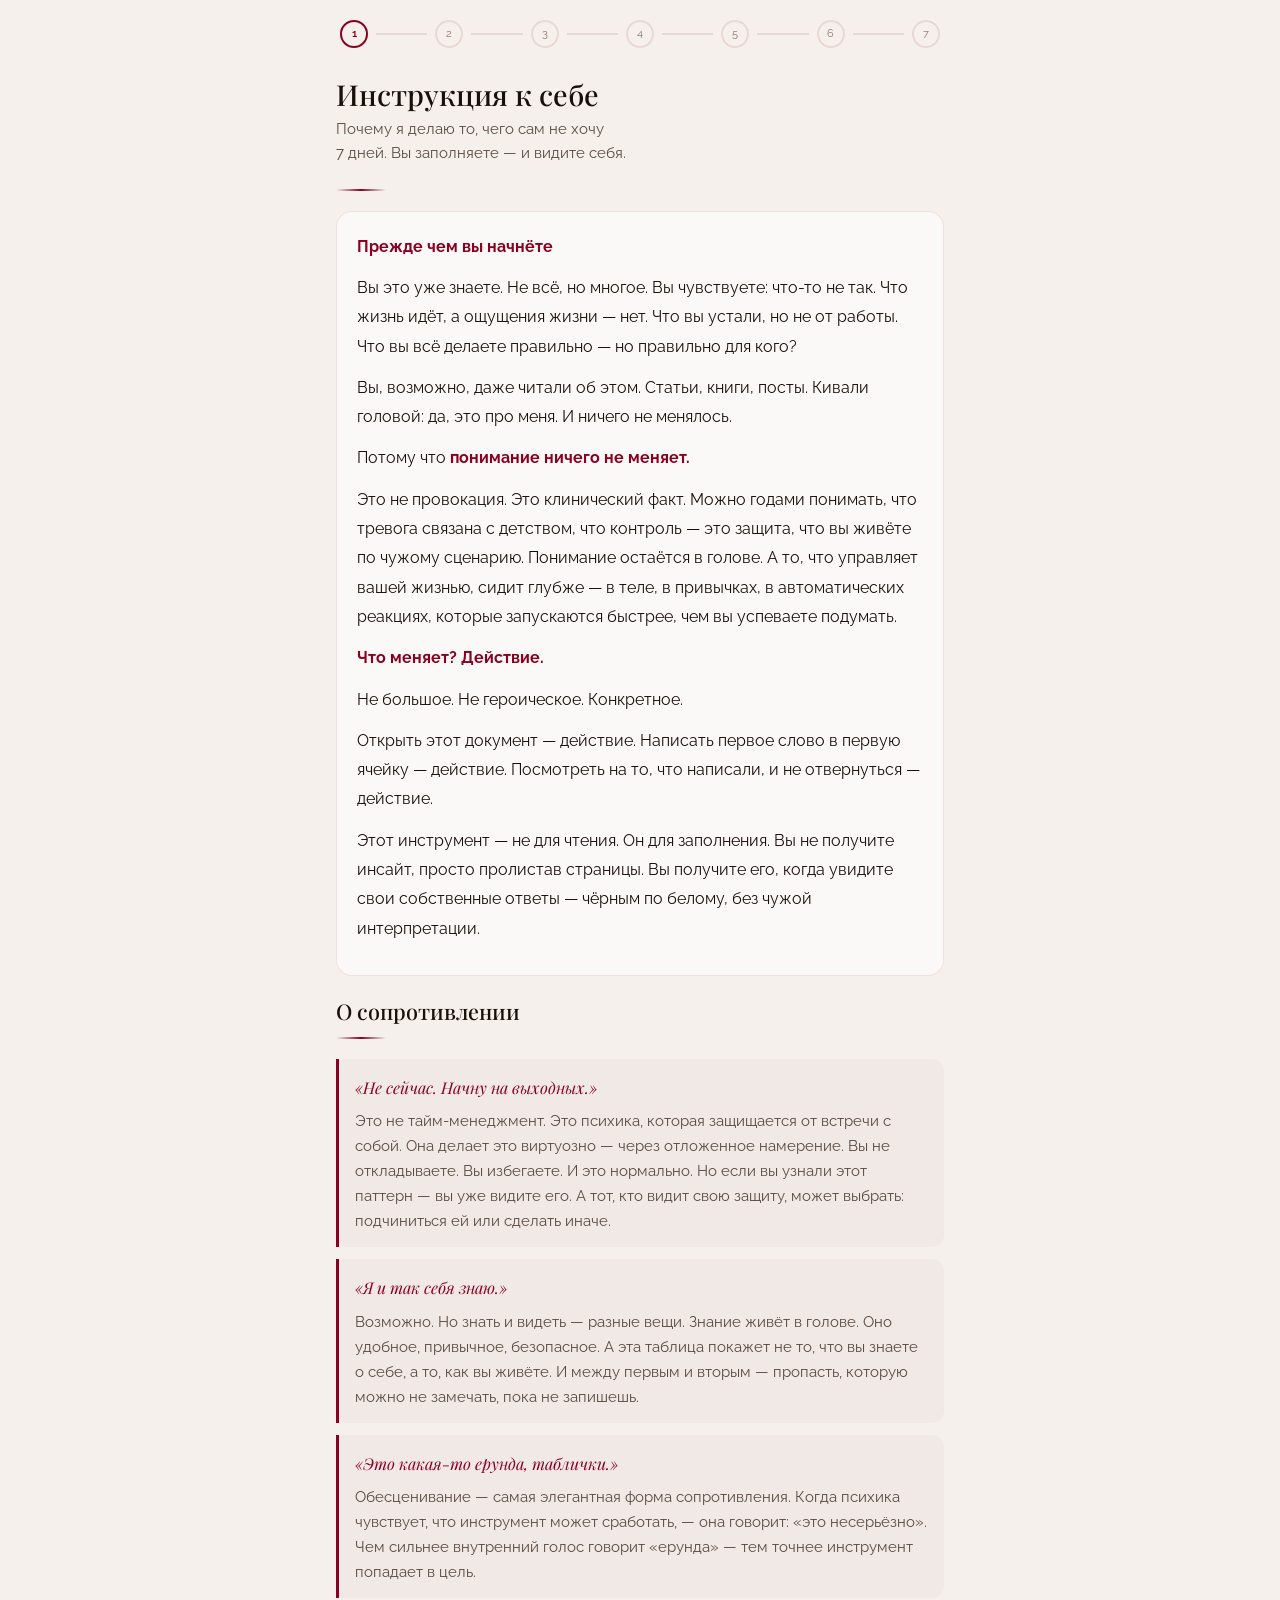
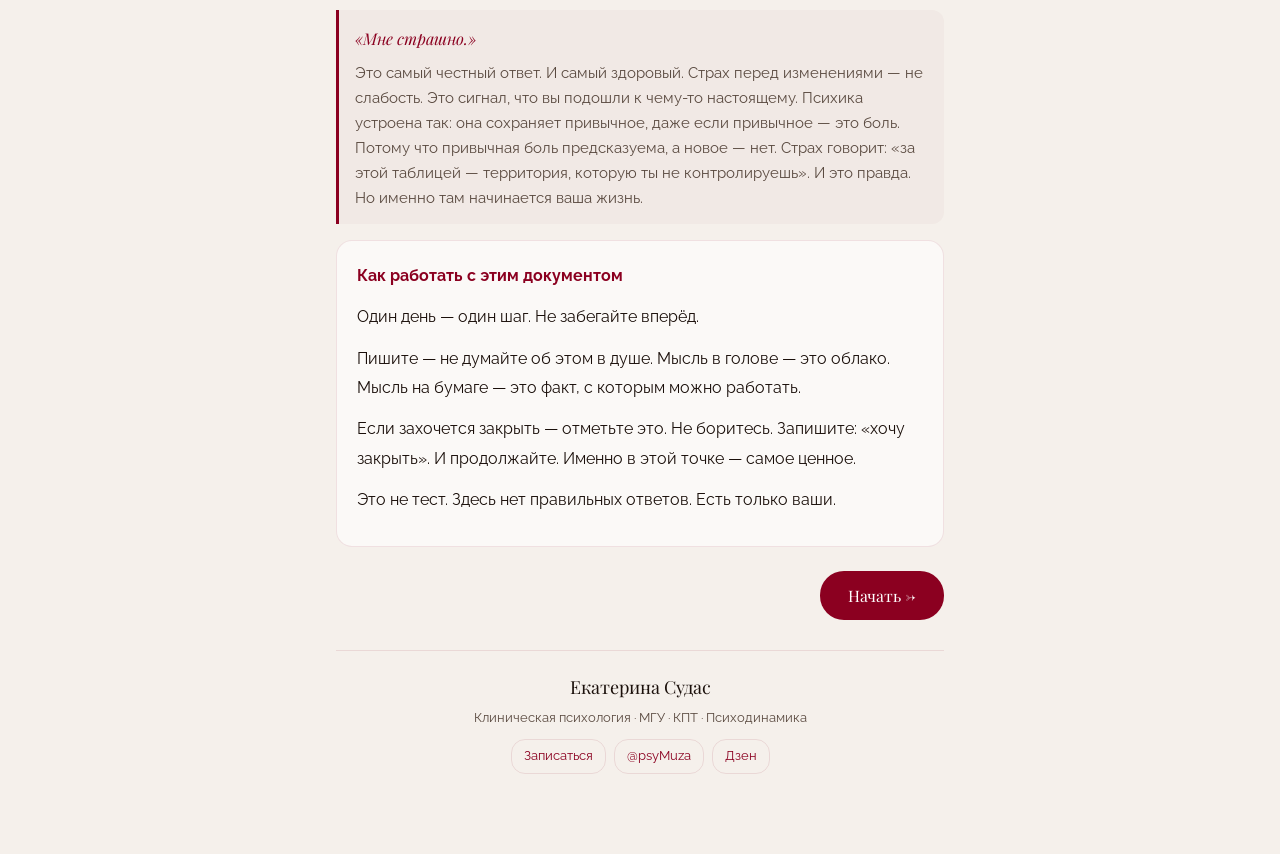
<file: instruction.html>
<!DOCTYPE html>
<html lang="ru">
<head>
<meta charset="UTF-8">
<meta name="viewport" content="width=device-width,initial-scale=1.0,maximum-scale=1.0,user-scalable=no">
<meta http-equiv="Cache-Control" content="no-cache,no-store,must-revalidate">
<title>Инструкция к себе — Екатерина Судас</title>
<meta name="theme-color" content="#F5F0EB">
<link rel="preconnect" href="https://fonts.googleapis.com">
<link rel="preconnect" href="https://fonts.gstatic.com" crossorigin>
<link href="https://fonts.googleapis.com/css2?family=Playfair+Display:ital,wght@0,400;0,500;0,600;1,400&family=Raleway:wght@300;400;500&family=Inter:wght@300;400;500&display=swap" rel="stylesheet">
<style>
*,*::before,*::after{margin:0;padding:0;box-sizing:border-box}
:root{--bg:#F5F0EB;--accent:#8B0020;--accent-l:#a8334a;--td:#1a0f0a;--tm:#5a4a40;--tl:#8a7a70;--bd:rgba(139,0,32,.1);--card:rgba(255,255,255,.6)}
html{font-size:18px;scroll-behavior:smooth}
body{font-family:'Raleway',system-ui,sans-serif;background:var(--bg);color:var(--td);line-height:1.8;min-height:100vh}
.wrap{max-width:640px;margin:0 auto;padding:20px 16px 80px}
h1{font-family:'Playfair Display',serif;font-size:1.6rem;font-weight:500;color:var(--td);margin-bottom:4px;line-height:1.3}
h2{font-family:'Playfair Display',serif;font-size:1.2rem;font-weight:500;color:var(--td);margin-bottom:6px}
.subtitle{font-size:.82rem;color:var(--tm);margin-bottom:24px;line-height:1.6}
.divider{width:50px;height:2px;background:linear-gradient(to right,transparent,var(--accent),transparent);margin:0 0 20px;border-radius:2px}
/* Progress bar */
.progress{display:flex;align-items:center;gap:8px;margin-bottom:28px;padding:0 4px}
.progress-dot{width:28px;height:28px;border-radius:50%;border:2px solid var(--bd);display:flex;align-items:center;justify-content:center;font-size:.6rem;color:var(--tl);transition:all .3s;font-family:'Raleway',sans-serif}
.progress-dot.active{border-color:var(--accent);color:var(--accent);font-weight:600}
.progress-dot.done{background:var(--accent);border-color:var(--accent);color:#fff}
.progress-line{flex:1;height:2px;background:var(--bd)}
.progress-line.done{background:var(--accent)}
/* Step */
.step{display:none}.step.active{display:block}
/* Card */
.card{background:var(--card);border:1px solid var(--bd);border-radius:16px;padding:20px;margin-bottom:16px}
.card-text{font-size:.88rem;color:var(--td);line-height:1.85}
.card-text p{margin-bottom:12px}
.card-text strong{color:var(--accent)}
.card-dim{font-size:.78rem;color:var(--tl);font-style:italic;line-height:1.6;margin-top:8px}
/* Form */
.field{margin-bottom:14px}
.field-label{font-family:'Raleway',sans-serif;font-size:.68rem;letter-spacing:.15em;text-transform:uppercase;color:var(--tm);margin-bottom:5px;display:block}
.field-input,.field-textarea{width:100%;font-family:'Inter',sans-serif;font-size:.88rem;color:var(--td);background:rgba(255,255,255,.7);border:1.5px solid var(--bd);border-radius:12px;padding:14px;outline:none;transition:border-color .3s;min-height:48px}
.field-input:focus,.field-textarea:focus{border-color:var(--accent)}
.field-textarea{min-height:70px;resize:vertical;line-height:1.6}
/* Hour block */
.hour-block{background:var(--card);border:1px solid var(--bd);border-radius:12px;padding:14px;margin-bottom:10px}
.hour-time{font-family:'Playfair Display',serif;font-size:.9rem;color:var(--accent);margin-bottom:8px}
.hour-field{margin-bottom:8px}
.hour-field label{font-size:.68rem;color:var(--tm);display:block;margin-bottom:3px}
.hour-field input,.hour-field textarea{width:100%;font-family:'Inter',sans-serif;font-size:.82rem;border:1px solid var(--bd);border-radius:8px;padding:10px;background:rgba(255,255,255,.5);outline:none;min-height:44px}
.hour-field textarea{min-height:44px;resize:none}
/* Value card */
.value-card{background:var(--card);border:1px solid var(--bd);border-radius:14px;padding:16px;margin-bottom:12px}
.value-card .field-label{color:var(--accent)}
/* Buttons */
.btn{font-family:'Playfair Display',serif;font-size:.88rem;padding:14px 28px;border-radius:24px;border:none;cursor:pointer;transition:all .4s;display:inline-flex;align-items:center;gap:8px}
.btn-primary{background:var(--accent);color:#fff}.btn-primary:hover{background:var(--accent-l)}
.btn-secondary{background:transparent;color:var(--accent);border:1.5px solid var(--bd)}
.btn-row{display:flex;gap:10px;margin-top:24px;flex-wrap:wrap;justify-content:space-between}
.btn-sm{padding:10px 18px;font-size:.8rem}
/* Resistance blocks */
.resist{background:rgba(139,0,32,.03);border-left:3px solid var(--accent);border-radius:0 12px 12px 0;padding:14px 16px;margin-bottom:12px}
.resist-quote{font-family:'Playfair Display',serif;font-size:.9rem;color:var(--accent);font-style:italic;margin-bottom:6px}
.resist-text{font-size:.82rem;color:var(--tm);line-height:1.7}
/* CTA */
.cta-block{background:var(--card);border:1.5px solid var(--bd);border-radius:20px;padding:24px;margin-top:24px;text-align:center}
.cta-title{font-family:'Playfair Display',serif;font-size:1rem;color:var(--td);margin-bottom:8px}
.cta-text{font-size:.82rem;color:var(--tm);line-height:1.7;margin-bottom:16px}
.cta-paths{text-align:left}
.cta-path{padding:12px 0;border-bottom:1px solid var(--bd)}
.cta-path:last-child{border:none}
.cta-path-name{font-family:'Playfair Display',serif;font-size:.9rem;color:var(--accent)}
.cta-path-desc{font-size:.8rem;color:var(--tm);line-height:1.6;margin-top:4px}
/* Author */
.author{text-align:center;margin-top:30px;padding-top:20px;border-top:1px solid var(--bd)}
.author-name{font-family:'Playfair Display',serif;font-size:1rem;color:var(--td)}
.author-role{font-size:.72rem;color:var(--tm);margin-top:2px}
.author-links{display:flex;gap:8px;justify-content:center;margin-top:10px;flex-wrap:wrap}
.author-links a{font-size:.7rem;color:var(--accent);text-decoration:none;padding:5px 12px;border:1px solid var(--bd);border-radius:14px}
@media(max-width:480px){html{font-size:16px}.wrap{padding:16px 12px 80px}}
</style>
</head>
<body>
<div class="wrap">
<div id="progress-bar"></div>
<div id="steps-container"></div>
<div class="author">
<div class="author-name">Екатерина Судас</div>
<div class="author-role">Клиническая психология · МГУ · КПТ · Психодинамика</div>
<div class="author-links">
<a href="https://t.me/sudas_psy" target="_blank">Записаться</a>
<a href="https://t.me/psyMuza" target="_blank">@psyMuza</a>
<a href="https://dzen.ru/id/69a1e2a84aaf5559c210326b" target="_blank">Дзен</a>
</div>
</div>
</div>
<script src="js/instruction.js?v=6"></script>
</body>
</html>
</file>
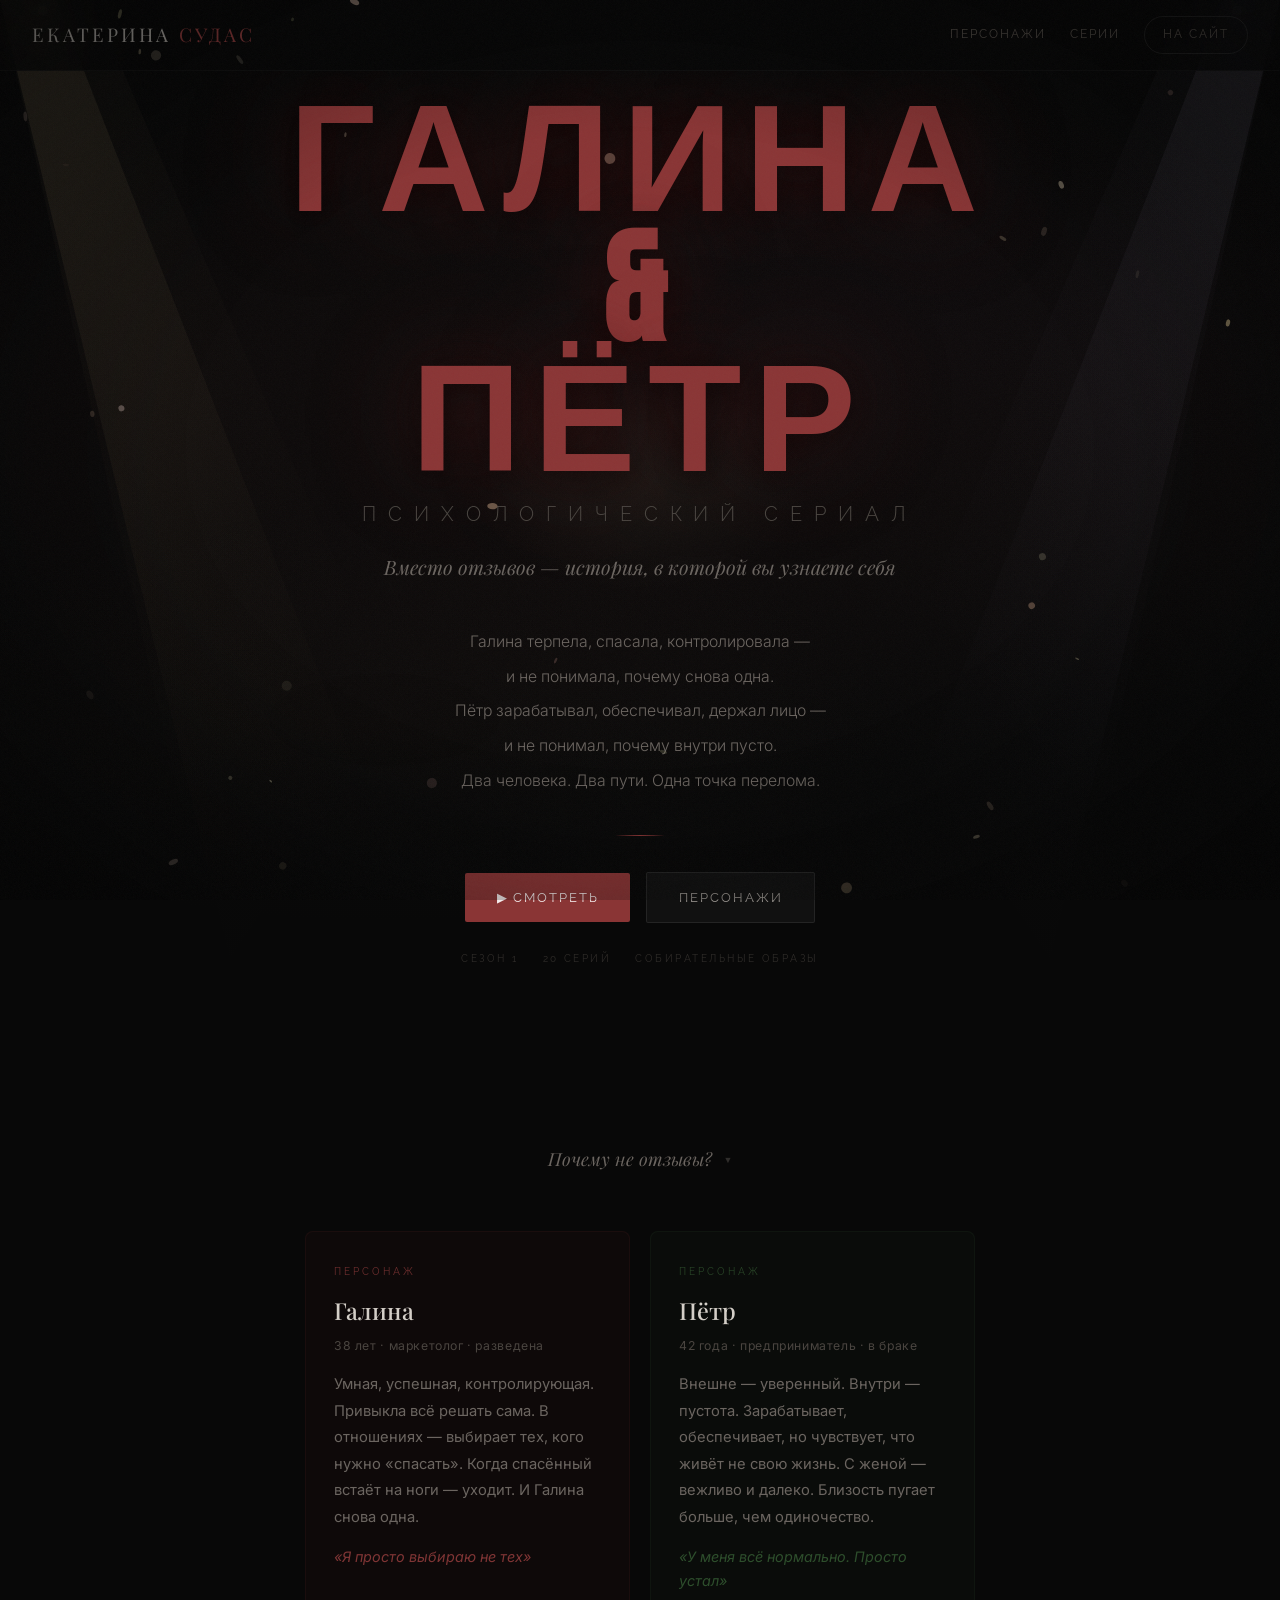
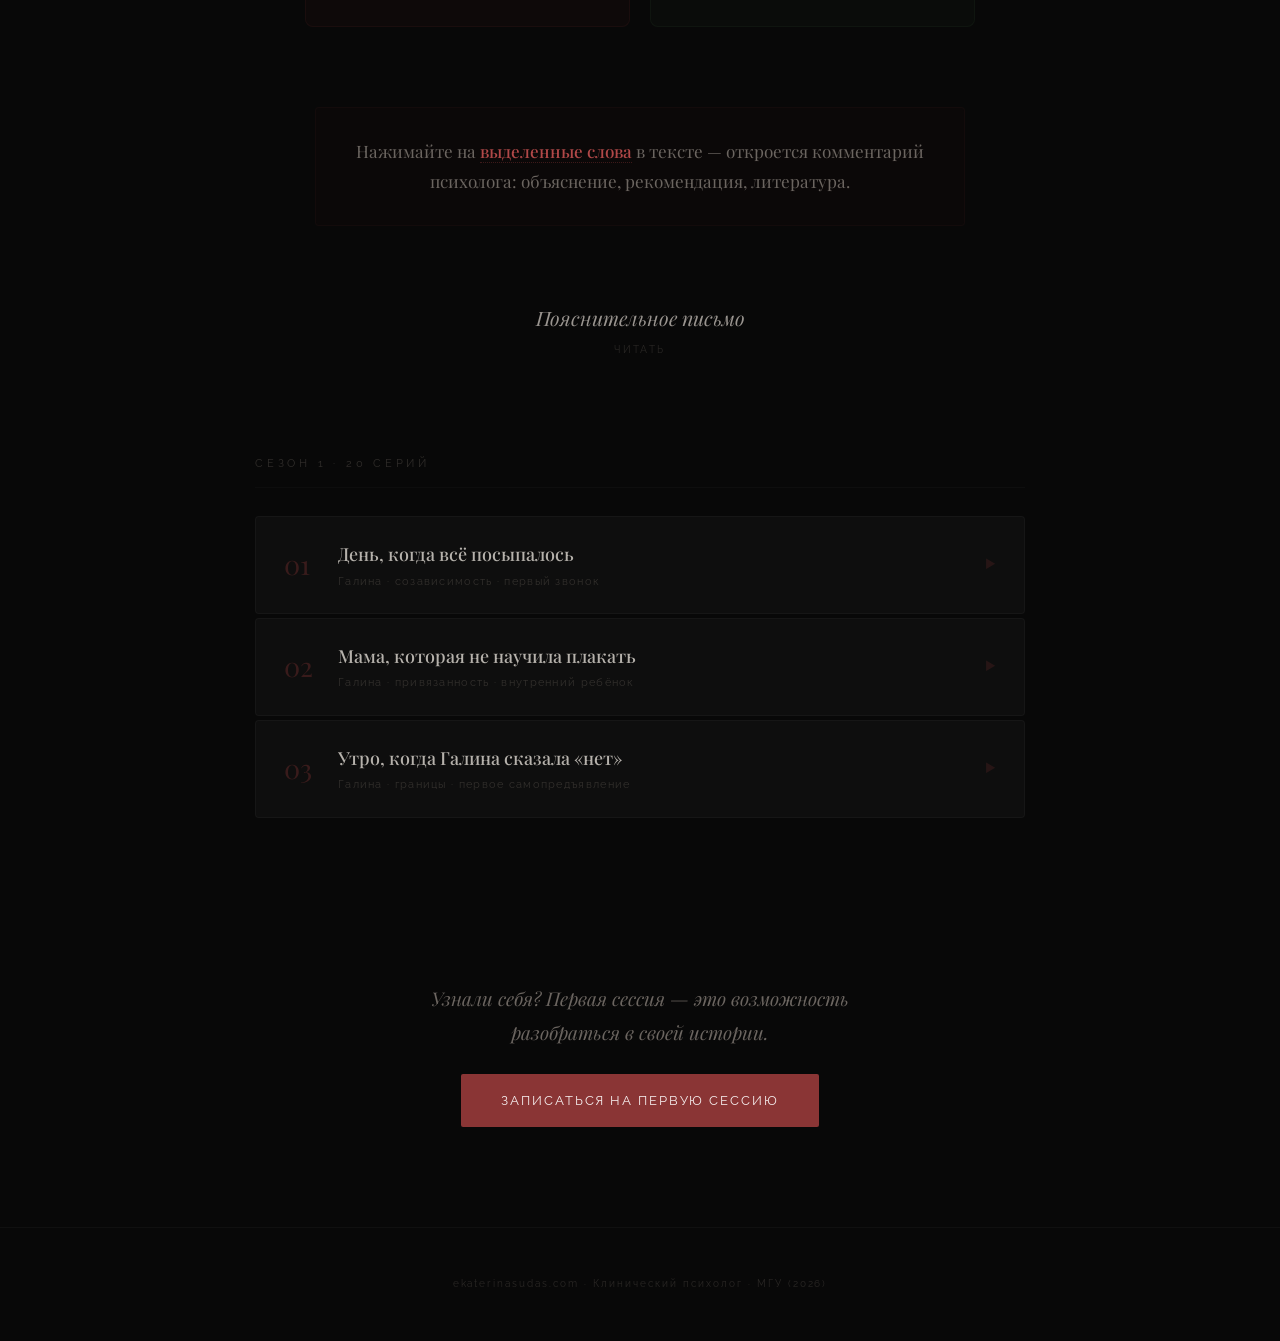
<file: serial.html>
<!DOCTYPE html>
<html lang="ru">
<head>
<meta charset="UTF-8">
<meta name="viewport" content="width=device-width,initial-scale=1">
<title>Галина и Пётр — психологический сериал | Екатерина Судас</title>
<meta name="description" content="Психологический сериал «Галина и Пётр». 20 серий. Два человека. Два пути. Реальные механизмы — через художественную историю.">
<link rel="preconnect" href="https://fonts.googleapis.com">
<link href="https://fonts.googleapis.com/css2?family=Bebas+Neue&family=Inter:wght@300;400;500;600&family=Playfair+Display:ital,wght@0,400;0,500;0,600;0,700;1,400;1,500&family=Raleway:wght@300;400;500;600&display=swap" rel="stylesheet">
<style>
*,*::before,*::after{margin:0;padding:0;box-sizing:border-box}
:root{
--bg:#080808;--bg2:#0e0e0e;--bg3:#151515;--bg4:#1c1c1c;
--cr:#8a3535;--cr-l:#b04848;--cr-d:#6b2929;
--gd:#3d6b3b;
--t1:#d4cfc8;--t2:#9a9590;--t3:#6b6560;--t4:#4a4540;
--font-body:'Inter',system-ui,sans-serif;
--font-head:'Playfair Display',serif;
--font-ui:'Raleway',sans-serif;
}
html{scroll-behavior:smooth;font-size:18px}
body{font-family:var(--font-body);background:var(--bg);color:var(--t2);overflow-x:hidden;line-height:1.7}
img{max-width:100%;display:block}
a{color:var(--cr-l);text-decoration:none;transition:color .5s}
a:hover{color:#c86060}

/* ===== FILM GRAIN OVERLAY ===== */
body::after{content:'';position:fixed;inset:0;z-index:9999;pointer-events:none;opacity:.035;background-image:url("data:image/svg+xml,%3Csvg viewBox='0 0 256 256' xmlns='http://www.w3.org/2000/svg'%3E%3Cfilter id='n'%3E%3CfeTurbulence type='fractalNoise' baseFrequency='0.9' numOctaves='4' stitchTiles='stitch'/%3E%3C/filter%3E%3Crect width='100%25' height='100%25' filter='url(%23n)'/%3E%3C/svg%3E");background-size:128px 128px}

/* ===== VIGNETTE ===== */
body::before{content:'';position:fixed;inset:0;z-index:9998;pointer-events:none;background:radial-gradient(ellipse at center,transparent 50%,rgba(0,0,0,.5) 100%)}

/* ===== NAV ===== */
.s-nav{position:fixed;top:0;left:0;right:0;z-index:100;padding:16px 32px;display:flex;justify-content:space-between;align-items:center;background:rgba(8,8,8,.8);backdrop-filter:blur(20px);border-bottom:1px solid rgba(255,255,255,.03)}
.s-logo{font-family:var(--font-head);font-size:1.05rem;color:var(--t1);letter-spacing:3px;text-transform:uppercase;opacity:.7}
.s-logo span{color:var(--cr-l)}
.s-nav-links{display:flex;gap:24px;align-items:center}
.s-nav-links a{font-family:var(--font-ui);font-size:.65rem;letter-spacing:2px;text-transform:uppercase;color:var(--t4);transition:color .5s}
.s-nav-links a:hover{color:var(--t2)}
.s-back{font-size:.65rem;color:var(--t4);border:1px solid rgba(255,255,255,.08);padding:8px 18px;border-radius:20px;transition:all .5s}
.s-back:hover{color:var(--t2);border-color:rgba(255,255,255,.15);background:rgba(255,255,255,.03)}

/* ===== HERO ===== */
.s-hero{min-height:100vh;display:flex;align-items:center;justify-content:center;text-align:center;position:relative;overflow:hidden;padding:100px 40px 60px}

/* Ambient fog layers */
.s-hero::before{content:'';position:absolute;inset:0;background:
  radial-gradient(ellipse 120% 60% at 50% 40%,rgba(138,53,53,.06) 0%,transparent 60%),
  radial-gradient(ellipse 80% 40% at 30% 70%,rgba(60,40,30,.08) 0%,transparent 50%),
  radial-gradient(ellipse 80% 40% at 70% 30%,rgba(40,30,50,.06) 0%,transparent 50%);
z-index:1;animation:fogBreathe 12s ease-in-out infinite alternate}
@keyframes fogBreathe{0%{opacity:.7;transform:scale(1)}100%{opacity:1;transform:scale(1.03)}}

.s-hero::after{content:'';position:absolute;bottom:0;left:0;right:0;height:300px;background:linear-gradient(to top,var(--bg),transparent);z-index:2}
.s-hero-content{position:relative;z-index:5;max-width:750px;margin:0 auto}

/* Floating particles canvas */
/* ===== DUST PARTICLES — full page ===== */
.s-particles{position:fixed;top:0;left:0;width:100%;height:100%;z-index:9997;pointer-events:none}

/* ===== TWO SPOTLIGHTS FROM SIDES — crossing on the title ===== */

/* Left beam — from upper-left corner, angled right toward center */
.s-beam-left{position:absolute;z-index:1;pointer-events:none;
  top:0;left:0;width:55%;height:100%;
  background:linear-gradient(to bottom right,
    rgba(220,190,140,.14) 0%,
    rgba(200,170,120,.07) 20%,
    rgba(180,150,100,.02) 45%,
    transparent 65%);
  clip-path:polygon(0% 0%,8% 0%,65% 100%,35% 100%);
  animation:beamLeft 10s ease-in-out infinite alternate}
@keyframes beamLeft{0%{opacity:.7;transform:rotate(-.5deg)}100%{opacity:1;transform:rotate(.5deg)}}

/* Left beam — soft outer glow */
.s-beam-left-soft{position:absolute;z-index:1;pointer-events:none;
  top:0;left:0;width:60%;height:100%;
  background:linear-gradient(to bottom right,
    rgba(200,175,130,.05) 0%,
    rgba(180,155,110,.02) 25%,
    transparent 55%);
  clip-path:polygon(0% 0%,12% 0%,70% 100%,30% 100%);
  animation:beamLeft 10s ease-in-out infinite alternate}

/* Right beam — from upper-right corner, angled left toward center */
.s-beam-right{position:absolute;z-index:1;pointer-events:none;
  top:0;right:0;width:55%;height:100%;
  background:linear-gradient(to bottom left,
    rgba(180,170,200,.12) 0%,
    rgba(160,150,180,.06) 20%,
    rgba(140,130,160,.02) 45%,
    transparent 65%);
  clip-path:polygon(92% 0%,100% 0%,65% 100%,35% 100%);
  animation:beamRight 12s ease-in-out infinite alternate}
@keyframes beamRight{0%{opacity:.7;transform:rotate(.5deg)}100%{opacity:1;transform:rotate(-.5deg)}}

/* Right beam — soft outer glow */
.s-beam-right-soft{position:absolute;z-index:1;pointer-events:none;
  top:0;right:0;width:60%;height:100%;
  background:linear-gradient(to bottom left,
    rgba(170,160,190,.04) 0%,
    rgba(150,140,170,.02) 25%,
    transparent 55%);
  clip-path:polygon(88% 0%,100% 0%,70% 100%,30% 100%);
  animation:beamRight 12s ease-in-out infinite alternate}

/* Light sources — glowing dots at top corners */
.s-beam-src{position:absolute;z-index:1;pointer-events:none;
  top:6px;width:10px;height:10px;border-radius:50%}
.s-beam-src-l{left:3%;
  background:rgba(230,210,160,.45);
  box-shadow:0 0 20px 8px rgba(230,210,160,.15),0 0 50px 16px rgba(200,180,140,.08)}
.s-beam-src-r{right:3%;
  background:rgba(190,180,220,.35);
  box-shadow:0 0 20px 8px rgba(190,180,220,.12),0 0 50px 16px rgba(160,150,190,.06)}

/* Where beams cross — bright glow on the title */
.s-beam-cross{position:absolute;z-index:1;pointer-events:none;
  top:35%;left:50%;width:400px;height:250px;margin-left:-200px;
  background:radial-gradient(ellipse at center,rgba(210,190,150,.06) 0%,transparent 60%);
  animation:crossGlow 8s ease-in-out infinite alternate}
@keyframes crossGlow{0%{opacity:.5;transform:scale(.95)}100%{opacity:1;transform:scale(1.05)}}

/* Netflix-style logo */
.s-netflix-logo{font-family:'Bebas Neue',Impact,'Arial Black',sans-serif;font-size:clamp(4rem,12vw,8.5rem);font-weight:700;color:var(--cr);letter-spacing:.08em;text-transform:uppercase;line-height:.85;margin-bottom:8px;text-shadow:0 0 120px rgba(138,53,53,.3),0 0 60px rgba(138,53,53,.15),0 4px 32px rgba(0,0,0,.8);animation:logoIn 2.5s cubic-bezier(.25,.1,.25,1) both}
.s-netflix-logo span{display:block;font-size:.13em;letter-spacing:.6em;color:var(--t4);font-family:var(--font-ui);font-weight:300;text-transform:uppercase;margin-top:16px;text-shadow:none;animation:subtitleIn 1.5s 1.8s ease both;opacity:0}
@keyframes logoIn{0%{opacity:0;transform:scale(1.3);filter:blur(20px);letter-spacing:.15em}60%{opacity:.6;filter:blur(2px)}100%{opacity:1;transform:scale(1);filter:blur(0);letter-spacing:.08em}}
@keyframes subtitleIn{from{opacity:0;letter-spacing:1.2em}to{opacity:1;letter-spacing:.6em}}

/* Tagline */
.s-tagline{font-family:var(--font-head);font-size:1.1rem;color:var(--t3);font-style:italic;margin:28px auto 0;opacity:0;animation:meltIn 1.5s 2.8s ease both}
@keyframes meltIn{from{opacity:0;transform:translateY(8px);filter:blur(4px)}to{opacity:1;transform:translateY(0);filter:blur(0)}}

/* Opening crawl — like cinema title cards */
.s-crawl{max-width:520px;margin:40px auto 0}
.s-crawl p{font-size:.88rem;color:var(--t3);line-height:2.2;margin-bottom:0;font-weight:300}
.s-crawl .s-crawl-line{display:block;opacity:0;animation:crawlLine 1.2s ease both}
.s-crawl .s-crawl-line:nth-child(1){animation-delay:3.5s}
.s-crawl .s-crawl-line:nth-child(2){animation-delay:4.2s}
.s-crawl .s-crawl-line:nth-child(3){animation-delay:4.9s}
.s-crawl .s-crawl-line:nth-child(4){animation-delay:5.6s}
.s-crawl .s-crawl-line:nth-child(5){animation-delay:6.3s}
@keyframes crawlLine{from{opacity:0;transform:translateY(16px);filter:blur(3px)}to{opacity:1;transform:translateY(0);filter:blur(0)}}

/* Separator — breathing line */
.s-divider{width:50px;height:1px;background:linear-gradient(to right,transparent,var(--cr),transparent);margin:36px auto;opacity:0;animation:meltIn 1s 7s ease both}
.s-divider::after{content:'';display:block;width:100%;height:100%;background:inherit;animation:breathe 4s 8s ease-in-out infinite alternate;opacity:.5}
@keyframes breathe{0%{transform:scaleX(1);opacity:.3}100%{transform:scaleX(1.8);opacity:.7}}

.s-hero-buttons{display:flex;gap:16px;flex-wrap:wrap;align-items:center;justify-content:center;opacity:0;animation:meltIn 1s 7.3s ease both}
.s-btn{display:inline-flex;align-items:center;gap:8px;font-family:var(--font-ui);font-size:.7rem;letter-spacing:.15em;text-transform:uppercase;padding:14px 32px;border-radius:2px;transition:all .6s;cursor:pointer;border:none}
.s-btn-primary{background:var(--cr);color:rgba(255,255,255,.9)}
.s-btn-primary:hover{background:var(--cr-l);color:#fff;box-shadow:0 0 40px rgba(138,53,53,.3),0 4px 20px rgba(138,53,53,.2)}
.s-btn-secondary{background:rgba(255,255,255,.04);color:var(--t2);border:1px solid rgba(255,255,255,.08)}
.s-btn-secondary:hover{background:rgba(255,255,255,.08);color:var(--t1);border-color:rgba(255,255,255,.15)}
.s-meta{display:flex;gap:24px;margin-top:28px;justify-content:center;font-family:var(--font-ui);font-size:.55rem;letter-spacing:.25em;text-transform:uppercase;color:var(--t4);opacity:0;animation:meltIn .8s 7.6s ease both}
.s-meta span{display:flex;align-items:center;gap:6px;opacity:.6}

/* ===== SECTION FADE-IN on scroll ===== */
.s-reveal{opacity:0;transform:translateY(30px);transition:opacity 1.2s ease,transform 1.2s ease}
.s-reveal.vis{opacity:1;transform:translateY(0)}

/* ===== WHY NOT REVIEWS ===== */
.s-why{padding:100px 40px 40px;max-width:750px;margin:0 auto}
.s-why-toggle{display:flex;align-items:center;justify-content:center;gap:12px;cursor:pointer;font-family:var(--font-head);font-size:1rem;color:var(--t3);font-weight:400;font-style:italic;padding:16px 0;transition:color .5s}
.s-why-toggle:hover{color:var(--cr-l)}
.s-why-toggle::after{content:'\25BC';font-size:.5rem;transition:transform .5s;opacity:.4}
.s-why[open] .s-why-toggle::after{transform:rotate(180deg)}
.s-why-body{padding:28px 0;border-top:1px solid rgba(255,255,255,.04)}
.s-why-body p{font-size:.88rem;color:var(--t3);line-height:1.9;margin-bottom:14px}
.s-why-row{display:flex;gap:24px;align-items:flex-start;margin-bottom:16px}
.s-why-row img{width:140px;border-radius:4px;flex-shrink:0;filter:grayscale(.5) brightness(.9)}

/* ===== CHARACTERS ===== */
.s-chars{padding:0 40px 80px;max-width:750px;margin:0 auto}
.s-chars-grid{display:grid;grid-template-columns:1fr 1fr;gap:20px}
.s-char{padding:32px 28px;border-radius:8px;transition:all .6s;position:relative;overflow:hidden}
.s-char::before{content:'';position:absolute;inset:0;opacity:0;transition:opacity .6s}
.s-char:hover::before{opacity:1}
.s-char:hover{transform:translateY(-6px)}
.s-char-galina{background:rgba(138,53,53,.05);border:1px solid rgba(138,53,53,.1)}
.s-char-galina::before{background:radial-gradient(circle at 50% 0%,rgba(138,53,53,.08),transparent 70%)}
.s-char-galina:hover{box-shadow:0 12px 40px rgba(138,53,53,.1);border-color:rgba(138,53,53,.2)}
.s-char-petr{background:rgba(61,107,59,.05);border:1px solid rgba(61,107,59,.1)}
.s-char-petr::before{background:radial-gradient(circle at 50% 0%,rgba(61,107,59,.08),transparent 70%)}
.s-char-petr:hover{box-shadow:0 12px 40px rgba(61,107,59,.1);border-color:rgba(61,107,59,.2)}
.s-char-label{font-family:var(--font-ui);font-size:.55rem;letter-spacing:.3em;text-transform:uppercase;margin-bottom:10px;opacity:.6}
.s-char-galina .s-char-label{color:var(--cr-l)}
.s-char-petr .s-char-label{color:var(--gd)}
.s-char-name{font-family:var(--font-head);font-size:1.3rem;font-weight:500;color:var(--t1);margin-bottom:6px}
.s-char-meta{font-size:.68rem;color:var(--t4);margin-bottom:14px;letter-spacing:.05em}
.s-char-desc{font-size:.82rem;color:var(--t3);line-height:1.8;margin-bottom:14px}
.s-char-quote{font-size:.8rem;font-style:italic;opacity:.7}
.s-char-galina .s-char-quote{color:var(--cr-l)}
.s-char-petr .s-char-quote{color:var(--gd)}

/* ===== HOW TO READ ===== */
.s-howto{max-width:650px;margin:0 auto 60px;text-align:center;padding:28px 32px;background:rgba(138,53,53,.03);border:1px solid rgba(138,53,53,.06);border-radius:4px}
.s-howto p{font-family:var(--font-head);font-size:.95rem;color:var(--t3);line-height:1.8}

/* ===== LETTER ===== */
.s-letter-wrap{max-width:750px;margin:0 auto 60px;padding:0 40px}
.s-letter-toggle{display:block;cursor:pointer;padding:16px 0}
.s-letter-title{font-family:var(--font-head);font-size:1.1rem;color:var(--t2);font-weight:400;text-align:center;font-style:italic}
.s-letter-sub{font-family:var(--font-ui);font-size:.55rem;letter-spacing:.25em;text-transform:uppercase;color:var(--t4);text-align:center;margin-top:6px;opacity:.5}
.s-letter-body{padding:36px 0 0;border-top:1px solid rgba(255,255,255,.04)}
.s-letter-body img{width:180px;border-radius:4px;margin:0 auto 28px;filter:grayscale(.4) brightness(.85)}
.s-letter-body p{font-size:.88rem;color:var(--t3);line-height:2;margin-bottom:14px;text-align:center}
.s-letter-sign{font-family:var(--font-head);font-size:1rem;color:var(--t2);text-align:center;margin-top:24px;font-style:italic;opacity:.7}

/* ===== EPISODES LIST ===== */
.s-episodes{padding:20px 40px 80px;max-width:850px;margin:0 auto}
.s-season-label{font-family:var(--font-ui);font-size:.6rem;letter-spacing:.35em;text-transform:uppercase;color:var(--t4);margin-bottom:28px;padding-bottom:14px;border-bottom:1px solid rgba(255,255,255,.04);opacity:.6}

/* episode cards */
.episode{border:none;margin-bottom:4px}
.episode summary{display:flex;align-items:center;gap:18px;padding:22px 28px;cursor:pointer;list-style:none;background:var(--bg2);border-radius:4px;transition:all .5s;border:1px solid rgba(255,255,255,.03);color:var(--t1)}
.episode summary::-webkit-details-marker{display:none}
.episode summary:hover{background:var(--bg3);border-color:rgba(138,53,53,.08);transform:translateX(4px)}
.episode[open] summary{background:rgba(138,53,53,.06);border-color:rgba(138,53,53,.12);border-radius:4px 4px 0 0}
.episode .ep-num{font-family:var(--font-head);font-size:1.5rem;font-weight:400;color:var(--cr);opacity:.35;min-width:36px;line-height:1}
.episode .ep-info{flex:1}
.episode .ep-title{font-family:var(--font-head);font-size:1rem;font-weight:500;color:var(--t1);margin-bottom:3px;opacity:.85}
.episode .ep-hint{font-family:var(--font-ui);font-size:.6rem;letter-spacing:.12em;color:var(--t4);opacity:.6}
.episode .ep-arrow{font-size:.65rem;color:var(--cr);opacity:.2;transition:transform .5s,opacity .5s}
.episode[open] .ep-arrow{transform:rotate(90deg);opacity:.5}
.episode .eb{padding:36px 28px;background:var(--bg2);border:1px solid rgba(138,53,53,.06);border-top:none;border-radius:0 0 4px 4px}

/* serial text */
p.sap{font-family:var(--font-body);font-size:.98rem;color:var(--t1);line-height:2.1;margin:0 0 8px;opacity:.88}
.trig{color:var(--cr-l);font-weight:500;border-bottom:1px dotted rgba(138,53,53,.4);cursor:pointer;transition:all .5s;background:none;padding:0}
.trig:hover{background:rgba(138,53,53,.08);box-shadow:0 2px 12px rgba(138,53,53,.1)}
.tn{display:block;background:rgba(138,53,53,.04);border-left:2px solid var(--cr-d);padding:20px 24px;margin:14px 0;font-family:var(--font-ui);font-size:.85rem;color:var(--t3);line-height:1.9;border-radius:0 4px 4px 0}
.tn::before{content:'Комментарий психолога';display:block;font-family:var(--font-ui);font-size:.5rem;letter-spacing:.3em;text-transform:uppercase;color:var(--cr);margin-bottom:12px;opacity:.4}
.tn p{margin-bottom:10px;font-size:.85rem;font-family:var(--font-ui)}
.tn .nb{font-size:.78rem;color:var(--cr);margin-top:12px;opacity:.7}
.tn[style*="block"]{animation:tnReveal .6s ease both;border-left-color:var(--cr);box-shadow:-2px 0 20px rgba(138,53,53,.08)}
@keyframes tnReveal{from{opacity:0;transform:translateY(-10px);filter:blur(2px)}to{opacity:1;transform:translateY(0);filter:blur(0)}}

/* ===== CTA ===== */
.s-cta{text-align:center;padding:80px 40px 100px;max-width:550px;margin:0 auto}
.s-cta p{font-family:var(--font-head);font-size:1.05rem;color:var(--t3);font-style:italic;margin-bottom:24px;line-height:1.8}
.s-cta .s-btn{font-size:.7rem;padding:16px 40px}

/* ===== FOOTER ===== */
.s-footer{text-align:center;padding:48px;border-top:1px solid rgba(255,255,255,.03)}
.s-footer p{font-family:var(--font-ui);font-size:.55rem;letter-spacing:.2em;color:var(--t4);opacity:.5}
.s-footer a{color:var(--t4)}

/* ===== RESPONSIVE ===== */
@media(max-width:768px){
.s-nav{padding:12px 16px}
.s-nav-links{display:none}
.s-hero{padding:80px 20px 40px;min-height:90vh}
.s-netflix-logo{font-size:clamp(3rem,14vw,5rem)}
.s-chars-grid{grid-template-columns:1fr}
.s-why,.s-letter-wrap,.s-episodes{padding-left:16px;padding-right:16px}
.episode summary{padding:16px 18px}
.episode .eb{padding:24px 18px}
.s-hero-buttons{flex-direction:column;align-items:center}
.s-why-row{flex-direction:column}
.s-why-row img{width:100%;max-width:200px}
}
@media(max-width:480px){
html{font-size:16px}
p.sap{font-size:.9rem;line-height:1.9}
.tn{font-size:.8rem}
.tn p{font-size:.8rem}
}
</style>
</head>
<body>
<canvas class="s-particles" id="particles"></canvas>

<!-- NAV -->
<nav class="s-nav">
<a href="index.html" class="s-logo">Екатерина <span>Судас</span></a>
<div class="s-nav-links">
<a href="#characters">Персонажи</a>
<a href="#episodes">Серии</a>
<a href="index.html" class="s-back">На сайт</a>
</div>
</nav>

<!-- HERO -->
<section class="s-hero">
<div class="s-beam-left-soft"></div>
<div class="s-beam-left"></div>
<div class="s-beam-right-soft"></div>
<div class="s-beam-right"></div>
<div class="s-beam-src s-beam-src-l"></div>
<div class="s-beam-src s-beam-src-r"></div>
<div class="s-beam-cross"></div>
<div class="s-hero-content">

<h1 class="s-netflix-logo">Галина<br>&amp;<br>Пётр<span>психологический сериал</span></h1>

<p class="s-tagline">Вместо отзывов — история, в которой вы узнаете себя</p>

<div class="s-crawl">
<p>
<span class="s-crawl-line">Галина терпела, спасала, контролировала —</span>
<span class="s-crawl-line">и не понимала, почему снова одна.</span>
<span class="s-crawl-line">Пётр зарабатывал, обеспечивал, держал лицо —</span>
<span class="s-crawl-line">и не понимал, почему внутри пусто.</span>
<span class="s-crawl-line">Два человека. Два пути. Одна точка перелома.</span>
</p>
</div>

<div class="s-divider"></div>

<div class="s-hero-buttons">
<a href="#episodes" class="s-btn s-btn-primary">&#9654; Смотреть</a>
<a href="#characters" class="s-btn s-btn-secondary">Персонажи</a>
</div>
<div class="s-meta">
<span>Сезон 1</span>
<span>20 серий</span>
<span>Собирательные образы</span>
</div>

</div>
</section>

<!-- WHY NOT REVIEWS -->
<details class="s-why s-reveal" id="why">
<summary class="s-why-toggle">Почему не отзывы?</summary>
<div class="s-why-body">
<div class="s-why-row">
<img src="images/image_4.png" alt="Екатерина Судас о конфиденциальности">
<div>
<p>В работе психолога конфиденциальность и доверие во время сессии — ключевой фактор успешной трансформации.</p>
<p>Отзывы часто настолько личные, что полностью поймёт их только тот, кто писал. А когда клиент видит, как его дорогой психолог показывает миру частицу их близости — психикой это воспринимается как предательство.</p>
</div>
</div>
<p>После изучения нейропсихологии на клинической психологии МГУ я стала относиться к этому ещё серьёзнее. Чаще всего причины бессознательны — возможно, клиент этого не поймёт, но почувствует. А для меня самое главное — беречь чувства моих дорогих клиентов.</p>
<p style="font-style:italic;color:var(--t1)">Поэтому вместо отзывов — Галина и Пётр. Собирательные персонажи, за которыми стоит мой реальный опыт работы.</p>
</div>
</details>

<!-- CHARACTERS -->
<section class="s-chars s-reveal" id="characters">
<div class="s-chars-grid">
<div class="s-char s-char-galina">
<div class="s-char-label">Персонаж</div>
<div class="s-char-name">Галина</div>
<div class="s-char-meta">38 лет · маркетолог · разведена</div>
<p class="s-char-desc">Умная, успешная, контролирующая. Привыкла всё решать сама. В отношениях — выбирает тех, кого нужно «спасать». Когда спасённый встаёт на ноги — уходит. И Галина снова одна.</p>
<p class="s-char-quote">«Я просто выбираю не тех»</p>
</div>
<div class="s-char s-char-petr">
<div class="s-char-label">Персонаж</div>
<div class="s-char-name">Пётр</div>
<div class="s-char-meta">42 года · предприниматель · в браке</div>
<p class="s-char-desc">Внешне — уверенный. Внутри — пустота. Зарабатывает, обеспечивает, но чувствует, что живёт не свою жизнь. С женой — вежливо и далеко. Близость пугает больше, чем одиночество.</p>
<p class="s-char-quote">«У меня всё нормально. Просто устал»</p>
</div>
</div>
</section>

<!-- HOW TO READ -->
<div class="s-howto s-reveal">
<p>Нажимайте на <span class="trig" style="cursor:default">выделенные слова</span> в тексте — откроется комментарий психолога: объяснение, рекомендация, литература.</p>
</div>

<!-- LETTER -->
<details class="s-letter-wrap s-reveal">
<summary class="s-letter-toggle">
<div class="s-letter-title">Пояснительное письмо</div>
<div class="s-letter-sub">читать</div>
</summary>
<div class="s-letter-body">
<img src="images/image_5.jpg" alt="Пояснительное письмо Екатерины Судас">
<p>Дорогой читатель,</p>
<p>В каждом из нас живёт внутренний ребёнок. Это то, что нас объединяет — вас, меня, Галину, Петра. Всех.</p>
<p>Жизнь — игра. Но в игре самое главное — правила. Чтобы вести бизнес, строить отношения, достигать целей — нужна ресурсная взрослая часть. Та, что принимает решения, выдерживает неопределённость, умеет быть рядом с другим — не растворяясь в нём.</p>
<p>Но эта часть не станет ресурсной, пока внутри живёт ребёнок, которому не хватило маминой любви, внимания и похвалы от отца, побед в школе и признания среди сверстников. Всё это мы продолжаем искать во взрослой жизни — бессознательно. В партнёрах, в работе, в чужом одобрении.</p>
<p>Проработать внутреннего ребёнка — значит дать ему то, в чём он нуждается. Своей взрослой частью. Взять ответственность за свою жизнь. Стать самому себе — и мамой, и папой.</p>
<p>Я мама уже взрослой дочки. Сама проходила через отношения с зависимым — и знаю, что такое созависимость. Как она устроена. И как с ней работать. Для этого я получила образование на клинической психологии МГУ.</p>
<p>А до психологии — была актрисой. Пела. Писала сценарии и стихи. Всё это сейчас — профессия, творчество, личный опыт — живёт в этом сериале.</p>
<p>Галина и Пётр — собирательные образы. За ними стоят реальные клиентские случаи, реальные истории, реальная боль и реальные трансформации.</p>
<div class="s-letter-sign">С теплом,<br>Екатерина Судас</div>
</div>
</details>

<!-- EPISODES -->
<section class="s-episodes s-reveal" id="episodes">
<div class="s-season-label">Сезон 1 · 20 серий</div>

<!-- episodes will be inserted here -->
<!-- Серия 1 -->
<details class="episode">
<summary><span class="ep-num">01</span><div class="ep-info"><div class="ep-title">День, когда всё посыпалось</div><div class="ep-hint">Галина · созависимость · первый звонок</div></div><span class="ep-arrow">&#9654;</span></summary>
<div class="eb" style="border:none;text-align:left">
<div style="text-align:center;font-family:'Raleway',sans-serif;font-size:.72rem;letter-spacing:.14em;text-transform:uppercase;color:var(--tl);margin-bottom:16px">Серия 1 из 20</div>

<p class="sap">Часто говорят, что <span class="trig">беда не приходит одна</span>.</p>
<div class="tn" style="display:none"><p>«Беда не приходит одна» — когнитивное искажение. В КПТ это <strong>катастрофизация</strong> и <strong>избирательное внимание</strong>. Мозг, столкнувшись с проблемой, переключается в режим угрозы — и начинает замечать только негативное. Не потому что «беда притягивает беду». А потому что фильтр восприятия сузился.</p><p>Верования вроде «всё всегда так» или «мне не везёт» — не правда. Это автоматические мысли из детства.</p></div>

<p class="sap">И у Галины случился именно такой день. Её работа давно не устраивает — как день сурка, никакого развития. Зарплата маленькая, перспектив ноль, начальница — бывшая одноклассница, которая самоутверждается за счёт подчинённых.</p>

<p class="sap">Но зато гибкий график и есть возможность <span class="trig">самой отвозить и забирать двоих детей</span>. Утром — собрать, отвезти. Вечером — забрать, накормить, уложить. И так каждый день, без выходных, без помощи.</p>
<div class="tn" style="display:none"><p>Когда мать отдаёт всё детям — она транслирует модель: «хорошая женщина живёт для других». Дети впитывают не слова, а состояние. Учатся молчать, терпеть, не проявляться для себя.</p><p>Галина не виновата. Как мать она прекрасна. Просто её так научила её мать. Боуэн называл это <strong>мультигенерационным процессом</strong>. <strong>Сепарация</strong> — отделение от родительской модели без разрыва связи.</p><p class="nb">📖 <strong>Боуэн</strong> «Теория семейных систем»</p></div>

<p class="sap">После <span class="trig">расставания</span> ей хотелось больше времени проводить с ними. Она чувствовала, что должна компенсировать детям отсутствие отца. Что если она не будет рядом двадцать четыре часа — они подумают, что их бросили. Как бросили её саму.</p>
<div class="tn" style="display:none"><p><strong>Расставание — это маленькая смерть.</strong> Умирает та часть личности, которая жила по привычному укладу: утренний кофе вдвоём, совместные планы на лето, ощущение «мы». Эта часть формировалась годами — и в один момент лишилась почвы.</p><p>Джон Боулби и Мэри Эйнсворт показали: <strong>стиль привязанности формируется в первые 6–18 месяцев жизни</strong>. Если вместо любви был режим — ребёнок усваивает: <strong>любовь = предсказуемость</strong>. Даже если эта предсказуемость — холодная.</p><p>Психика стремится к знакомому. Не к хорошему — к <em>знакомому</em>. Вот почему женщина может уйти от мужа, который ей изменял — и всё равно чувствовать себя потерянной. Не потому что скучает по нему. А потому что <strong>рухнула вся система координат</strong>.</p><p>Кюблер-Росс описала пять стадий горевания: <strong>отрицание → гнев → торг → депрессия → принятие</strong>. Это не линейно. Дайте себе время.</p><p class="nb">📖 <strong>Антихрупкость · Талеб</strong> — почему боль перестраивает, а не разрушает</p><p class="nb">📖 <strong>Подходим друг другу · Левин & Хеллер</strong> — тип привязанности определяет выбор партнёра</p></div>

<p class="sap">И поскольку решение расстаться приняла она — <span class="trig">чувство вины</span> было. Перед детьми, перед его матерью, перед собственной матерью, которая повторяла: «Терпи, все терпят». Перед подругами, которые говорили: «Ну хотя бы отец есть».</p>
<div class="tn" style="display:none"><p>Мак-Вильямс разделяет: <strong>вина</strong> — «я сделала плохое». <strong>Стыд</strong> — «я и есть плохое». Под виной за расставание лежит стыд: «хорошие женщины не расстаются».</p><p>Без сепарации каждое решение проходит через фильтр: «а что скажут?». Это не её голос. Расставание Галины — возможно, первое решение из собственного «я».</p><p class="nb">📖 <strong>Боуэн</strong> + <strong>Мак-Вильямс</strong></p></div>

<p class="sap">Чего нельзя сказать о её бывшем муже — он был <span class="trig">зависимым</span>. Изменял, употреблял запрещённые вещества, пропадал на несколько дней. Возвращался — клялся, что это в последний раз. И Галина верила. Каждый раз.</p>
<div class="tn" style="display:none"><p><strong>Зависимость</strong> — это не слабость характера и не «распущенность». Это нарушение работы системы вознаграждения в мозге. Болезнь — признанная ВОЗ, включённая в МКБ.</p><p>Зависимый не выбирает быть зависимым. Но он выбирает — лечиться или нет.</p><p>Одна из самых эффективных систем — <strong>программа «12 шагов»</strong>. Признание бессилия, честная самоинвентаризация, восстановление отношений. Ремиссия в 2–3 раза чаще в сочетании с психотерапией.</p><p>Но вот что важно: <strong>рядом с каждым зависимым — созависимый</strong>. И это отдельная травма.</p></div>

<p class="sap">А Галина всё это время была рядом — терпела, спасала, контролировала. Прятала бутылки, проверяла телефон, выгораживала перед родственниками. Типичная <span class="trig">созависимая</span>.</p>
<div class="tn" style="display:none"><p><strong>Созависимость</strong> — это не просто «жена алкоголика». Это отдельный вид психологической травмы, при котором вся жизнь человека выстраивается вокруг другого: его настроения, его срывов, его обещаний «бросить».</p><p>Боуэн показал: <strong>созависимость — это результат слияния</strong>. Человек не прошёл дифференциацию от родительской семьи и не может существовать отдельно от другого. Его «я» буквально растворено в партнёре.</p><p>Для созависимых существует <strong>Ал-Анон</strong> и <strong>CoDA</strong>. Первый шаг — признать: «Я бессильна изменить другого человека. Но я могу изменить себя.»</p><p class="nb">📖 <strong>Боуэн</strong> — слияние и дифференциация</p></div>

<p class="sap">И по сути он <span class="trig">никак не участвовал в жизни их семьи</span>. Ни в воспитании, ни в быту, ни в решениях. Галина несла всё одна — и при этом продолжала надеяться, что он изменится.</p>
<div class="tn" style="display:none"><p>Правильный вопрос не «зачем ты с ним была?», а <strong>почему психика выбрала именно его?</strong></p><p>Шварц показывает: когда отец отсутствует — дочь знает одно: мужчина — тот, кого нет. Кого нужно ждать, терпеть, заслуживать. И она находит именно такого. Не потому что «не везёт». Психика воспроизводит знакомый паттерн.</p><p class="nb">📖 <strong>Шварц</strong> «Отсутствующий отец»</p></div>

<p class="sap">И вот в один из таких дней — когда сил уже не было — позвонила подруга. Голос чужой, незнакомый. Муж умер. Внезапно. Трое детей на руках, похороны, документы. «Галь, можешь забрать моих на пару дней? Мне больше некого попросить.»</p>

<p class="sap">И Галина, конечно, сказала <span class="trig">«да»</span>. Не задумавшись. Не спросив себя — а я могу? А у меня есть ресурс? Свои двое, чужие трое, работа, бессонница — неважно. Попросили — значит надо.</p>
<div class="tn" style="display:none"><p>Это не доброта. Это <strong>компульсивная забота</strong> — автоматическая реакция, в которой нет выбора. Человек говорит «да» не потому что хочет помочь, а потому что <strong>не умеет сказать «нет»</strong>.</p><p>Винникотт описал это через концепцию Ложного Я: ребёнок, чьи потребности игнорировались, учится чувствовать только чужие. Его «я» = функция для другого. Отказать = перестать существовать.</p><p>Галина не задала себе ни одного вопроса. Потому что внутри нет того, кто спрашивает. Есть только тот, кто обслуживает.</p><p class="nb">📖 <strong>Винникотт</strong> «Игра и реальность»</p></div>

<p class="sap">Галина не спала всю ночь. Пятеро детей в двухкомнатной квартире. Младший плакал до трёх. Старшая дочь подруги молчала — и это молчание было страшнее крика. Галина варила кашу в пять утра, потому что не могла лежать и ничего не делать.</p>

<p class="sap">Утром она позвонила начальнику и попросила <span class="trig">отпуск</span>. Голос дрожал. Она объясняла ситуацию, подбирала слова — но слышала в трубке молчание. Тяжёлое, оценивающее молчание.</p>
<div class="tn" style="display:none"><p>Просить — один из самых сложных навыков для созависимого человека. Потому что просьба = признание слабости. А слабость в детстве была наказуема.</p><p>Галина не просто просила отпуск. Она <strong>просила разрешения быть человеком</strong> — уставшим, перегруженным, нуждающимся. И ждала привычного: отказа.</p></div>

<p class="sap">Дело в том, что после повышения Галина стала часто <span class="trig">пропускать работу</span>. Не прогуливать — а не мочь прийти. Утром не могла встать. Потом не могла одеться. Потом не могла выйти из дома. Она не понимала, что с ней.</p>
<div class="tn" style="display:none"><p>Парадокс: повышение — это успех. Но для человека с <strong>синдромом самозванца</strong> успех запускает панику. «Теперь все увидят, что я не справляюсь». Каждый новый уровень ответственности = новый уровень тревоги.</p><p>Тело реагирует раньше сознания. Когда психика перегружена — включается <strong>замирание</strong> (freeze-реакция по Левину). Не лень. Не безответственность. Нервная система говорит: <strong>стоп, я больше не могу</strong>.</p><p class="nb">📖 <strong>Левин</strong> «Пробуждение тигра»</p><p class="nb">📖 <strong>Клэнси</strong> «Синдром самозванца»</p></div>

<p class="sap">Начальник пригласил её на «серьёзный разговор». В компании все знали, что это значит. Это не про план работы. Это не про обсуждение задач. Серьёзный разговор — это последний разговор перед увольнением.</p>

<p class="sap">Галина сидела в машине на парковке и не могла выйти. Руки тряслись. В голове — дети, подруга, похороны, пятеро детей в квартире, возможное увольнение. И одна мысль: <span class="trig">«Я не справляюсь»</span>.</p>
<div class="tn" style="display:none"><p>Это точка, которую в клинической психологии называют <strong>острый стресс</strong>. Когда количество стрессоров превышает ресурс — психика схлопывается. Человек перестаёт думать стратегически. Остаётся только «сейчас» — и оно невыносимо.</p><p>Селье описал три стадии стресса: <strong>тревога → сопротивление → истощение</strong>. Галина давно прошла вторую. Она на третьей. Тело уже сигнализировало — бессонницей, прогулами, невозможностью встать утром. Она не слышала.</p><p>«Я не справляюсь» — это не слабость. Это первый момент честности. Первый раз, когда Галина сказала правду — хотя бы себе.</p><p class="nb">📖 <strong>Селье</strong> «Стресс жизни»</p></div>

<p class="sap">В тот же вечер Галина открыла телефон и набрала в поиске <span class="trig">«психолог»</span>. Не потому что верила в терапию. Не потому что была готова. А потому что больше не знала, куда идти.</p>
<div class="tn" style="display:none"><p>Большинство людей приходят к психологу не в момент осознания — а в момент <strong>исчерпания</strong>. Когда все привычные стратегии — терпеть, контролировать, спасать других — перестали работать.</p><p>И это хорошо. Потому что пока старые защиты работают — человек не меняется. Изменения начинаются там, где привычное рушится.</p><p>Галина не знала, что ищет. Но впервые в жизни она искала помощь для себя. Не для детей. Не для подруги. Не для бывшего мужа. <strong>Для себя.</strong></p></div>


</div>
</details>

<!-- Серия 2 -->
<details class="episode">
<summary><span class="ep-num">02</span><div class="ep-info"><div class="ep-title">Мама, которая не научила плакать</div><div class="ep-hint">Галина · привязанность · внутренний ребёнок</div></div><span class="ep-arrow">&#9654;</span></summary>
<div class="eb" style="border:none;text-align:left">
<div style="text-align:center;font-family:'Raleway',sans-serif;font-size:.72rem;letter-spacing:.14em;text-transform:uppercase;color:var(--tl);margin-bottom:16px">Серия 2 из 20</div>

<p class="sap">После первой сессии с психологом Галине <span class="trig">не стало легче</span>. Напротив — стало хуже. Как будто кто-то снял крышку с кастрюли, которая кипела годами. И теперь всё лезло наружу.</p>
<div class="tn" style="display:none"><p>Это нормально. В терапии есть понятие <strong>«терапевтическое ухудшение»</strong> — когда после первых сессий человеку становится тяжелее. Потому что защиты, которые держали его на плаву, начинают ослабевать.</p><p>Годами Галина справлялась одним способом: <strong>не чувствовать</strong>. Терапия предлагает противоположное — почувствовать. И психика сопротивляется. Это не значит, что терапия не работает. Это значит, что она уже начала работать.</p><p class="nb">📖 <strong>Ялом</strong> «Дар психотерапии»</p></div>

<p class="sap">Галина привыкла держаться. <span class="trig">Держать всё в себе</span>. Так учила мама — не словами, а тем, как жила сама. В их доме не было доверительных разговоров. Были инструкции: «поела — убери», «оделась — пошла». Были правила. Но не было диалога.</p>
<div class="tn" style="display:none"><p>Ребёнок учится говорить о чувствах только если рядом есть взрослый, который спрашивает: «Что ты чувствуешь?» Если этого взрослого нет — ребёнок учится другому: <strong>чувства — это то, что нужно прятать</strong>.</p><p>Боулби и Мэйн назвали это <strong>тревожно-избегающим (дезорганизованным) типом привязанности</strong>. Мать физически присутствует, но эмоционально недоступна. Ребёнок получает противоречивый сигнал: <strong>фигура привязанности одновременно является источником безопасности и источником боли</strong>. Он не может ни приблизиться (больно), ни отдалиться (страшно). Поэтому вырастает во взрослого, который прячет свои чувства (избегание) — и одновременно не может отказать, цепляется за отношения, делает себя незаменимым (тревога). Две стратегии — в одном человеке. Постоянный конфликт внутри.</p><p><strong>Стиль привязанности формируется в первые 18 месяцев жизни</strong> — и определяет все последующие отношения. Девочка выбирает партнёра, похожего на отца. Но сами отношения строит так, как было с мамой. Папа — это «кого» она выбирает. Мама — это «как» она любит.</p><p>Галина не «сильная». Галина — <strong>вынужденно автономная</strong>. Это не выбор. Это адаптация.</p><p class="nb">📖 <strong>Боулби</strong> «Привязанность»</p><p class="nb">📖 <strong>Петрановская</strong> «Тайная опора»</p></div>

<p class="sap">До второй сессии оставалась целая неделя. И всю эту неделю Галина думала о маме. Не о детях. Не о работе. Не о подруге, у которой похороны. О маме. Почему — она сама не понимала.</p>

<p class="sap"><span class="trig">Важно</span>: здесь нет задачи обвинить маму. Мама Галины делала то, что умела — и скорее всего повторяла модель своей матери. Цель другая.</p>
<div class="tn" style="display:none"><p>Цель терапии — не найти виноватого. Цель — <strong>прожить боль внутреннего ребёнка</strong>, которая была заморожена десятилетиями.</p><p>В трансактном анализе Берн выделил три эго-состояния: Родитель, Взрослый, Ребёнок. Ребёнок бывает <strong>Свободным</strong> — тот, кто чувствует и хочет. И <strong>Адаптивным</strong> — тот, кто подстроился, чтобы выжить. Адаптивный ребёнок — это тот, кто научился угадывать, чего хотят другие. Быть удобным. Не плакать. Не просить. Не мешать.</p><p>Но адаптация — это форма лжи. Не злонамеренной. <strong>Вынужденной.</strong> Ребёнок «врёт» — показывает не себя, а версию, которую примут. И эта версия со временем становится единственной. Человек забывает, кто он на самом деле.</p><p>Галина всю жизнь была Адаптивным Ребёнком. Терапия — это путь обратно к Свободному.</p><p class="nb">📖 <strong>Берн</strong> «Игры, в которые играют люди»</p><p class="nb">📖 <strong>Стюарт, Джоинс</strong> «Современный транcактный анализ»</p></div>

<p class="sap">Она прокручивала в голове слова психолога. Два простых вопроса, которые почему-то <span class="trig">не отпускали</span>: «Что вы чувствуете?» и «Вы решили помочь — а помогал ли кто-то вам?»</p>
<div class="tn" style="display:none"><p>Хороший терапевтический вопрос — это не тот, на который легко ответить. Это тот, который <strong>продолжает работать после сессии</strong>.</p><p>«Что вы чувствуете?» — звучит просто. Но для человека, который 38 лет не имел разрешения чувствовать, это вопрос-землетрясение. Он обнажает пустоту там, где должен быть контакт с собой.</p><p>«Помогал ли кто-то вам?» — вопрос, который разворачивает внимание. Галина всю жизнь смотрела наружу: кому помочь, кого спасти, кого поддержать. Этот вопрос впервые направил её взгляд <strong>внутрь</strong>.</p></div>

<p class="sap">И Галина <span class="trig">заплакала</span>. Не на сессии — дома, ночью, когда дети уснули. От простого осознания: нет. Так, как ей хотелось бы, — никто не помогал. Но она никому и не говорила, как ей надо. Она и сама не знала.</p>
<div class="tn" style="display:none"><p>Это ключевой момент. <strong>Алекситимия</strong> — неспособность распознавать и называть свои эмоции. Не потому что их нет. А потому что никто не научил их различать.</p><p>Если мать не зеркалила чувства ребёнка — ребёнок не знает, что он чувствует. Он знает только одно: <strong>мне плохо</strong>. Но «плохо» — это не чувство. Это сигнал. А за ним может быть страх, гнев, горе, стыд, одиночество — что угодно.</p><p>Галина плачет не от слабости. Она плачет, потому что впервые позволила себе <strong>заметить боль</strong>, которая была всегда.</p><p class="nb">📖 <strong>Сифнеос</strong> — автор термина «алекситимия»</p><p class="nb">📖 <strong>Мак-Вильямс</strong> «Психоаналитическая диагностика»</p></div>

<p class="sap">Всю неделю Галина провела с пятерыми детьми. И заметила странное: за детьми подруги она ухаживала <span class="trig">с большей ответственностью, чем за своими</span>. Им — свежее постельное. Им — отдельные порции. Им — «как ты себя чувствуешь?»</p>
<div class="tn" style="display:none"><p>Это не случайность. Это <strong>проекция материнской вины</strong>. Чужие дети — это дети, перед которыми можно быть «идеальной мамой». Потому что нет истории, нет раздражения, нет усталости от повторения.</p><p>А свои дети — это зеркало. В них Галина видит свои провалы, свою усталость, свою неспособность дать то, чего не дали ей самой. И бессознательно отворачивается.</p><p>Это не значит, что Галина плохая мать. Это значит, что её <strong>внутренняя мать — раненая</strong>. И эта рана проявляется именно с самыми близкими.</p></div>

<p class="sap">У Галины совсем пропал сон. Она ложилась — и лежала. Закрывала глаза — и видела лицо мамы. Не злое. Не строгое. Просто — отсутствующее. Мама смотрела мимо.</p>

<p class="sap">Утром она отвезла всех пятерых — по школам и детским садам. Переступила порог кабинета психолога. Услышала: <span class="trig">«Я очень рада вас видеть. Как ваши дела сегодня? Я вас слушаю.»</span></p>
<div class="tn" style="display:none"><p>Три простые фразы. Но для человека, которого никогда не встречали с радостью, не спрашивали «как ты?» по-настоящему и не слушали — это больше, чем слова. Это <strong>новый опыт отношений</strong>.</p><p>В психоанализе это называется <strong>корректирующий эмоциональный опыт</strong> (Александер). Терапевт не заменяет маму. Но он даёт то, чего мама не дала: присутствие, внимание, интерес. И психика начинает перестраиваться.</p><p class="nb">📖 <strong>Александер</strong> — корректирующий эмоциональный опыт</p></div>

<p class="sap">Галина расплакалась. Сразу. Без предисловий. И к своему собственному удивлению — начала рассказывать о маме. Не о детях. Не о работе. Не о подруге. О маме.</p>

<p class="sap">Когда она вышла из кабинета на свежий воздух и включила телефон — экран вспыхнул пропущенными. Начальник. Бывший муж. Подруга. Учительница из школы. <span class="trig">Даже соседка</span>.</p>
<div class="tn" style="display:none"><p>Обратите внимание на список. Начальник — контроль. Бывший муж — прошлое. Подруга — чужая боль. Учительница — дети. Соседка — социальное давление. <strong>Каждый звонок — чья-то потребность</strong>. Ни один — про Галину.</p><p>Весь мир Галины устроен так, что она — функция. Мать, сотрудница, подруга, соседка, бывшая жена. Но не человек, у которого есть свои чувства и своё время.</p></div>

<p class="sap">Раньше она судорожно начала бы перезванивать. Всем. Сразу. По порядку. Но <span class="trig">не сегодня</span>.</p>
<div class="tn" style="display:none"><p>Это микромомент, который легко не заметить. Но в терапии именно такие моменты — поворотные. Галина впервые <strong>не среагировала автоматически</strong>.</p><p>В КПТ это называется <strong>разрыв между стимулом и реакцией</strong>. Франкл писал: «Между стимулом и реакцией есть пространство. В этом пространстве — наша свобода и наша способность выбирать». Галина впервые обнаружила это пространство.</p><p class="nb">📖 <strong>Франкл</strong> «Человек в поисках смысла»</p></div>

<p class="sap">Впервые за долгие месяцы после развода ей стало легко. Просто — легко. Без причины. Без повода. Она улыбнулась. Выключила телефон. И пошла в парк.</p>

<p class="sap">Она шла по аллее и пыталась <span class="trig">ощущать себя</span>. Описывать свои чувства. Ветер на коже. Запах мокрой земли. Тяжесть в ногах. Лёгкость в груди. Она не знала правильных слов — но впервые пыталась их найти.</p>
<div class="tn" style="display:none"><p>Это практика, которую в терапии называют <strong>заземление</strong> (grounding). Возврат из головы — в тело. Из мыслей — в ощущения. Из прошлого и будущего — в настоящее.</p><p>Для человека, который всю жизнь жил «от шеи вверх» — контролировал, анализировал, планировал — спуститься в тело = встретиться с собой. С тем, кого прятал.</p><p>Галина идёт по парку и учится тому, чему мама не научила: <strong>быть с собой</strong>. Не для кого-то. Не ради результата. Просто — быть.</p></div>

</div>
</details>

<!-- Серия 3 -->
<details class="episode">
<summary><span class="ep-num">03</span><div class="ep-info"><div class="ep-title">Утро, когда Галина сказала «нет»</div><div class="ep-hint">Галина · границы · первое самопредъявление</div></div><span class="ep-arrow">&#9654;</span></summary>
<div class="eb" style="border:none;text-align:left">
<div style="text-align:center;font-family:'Raleway',sans-serif;font-size:.72rem;letter-spacing:.14em;text-transform:uppercase;color:var(--tl);margin-bottom:16px">Серия 3 из 20</div>

<p class="sap">Утро после второй сессии началось странно. Галина проснулась раньше всех — и впервые за долгое время не бросилась на кухню варить, резать, накрывать. Она стояла в коридоре и слушала тишину.</p>

<p class="sap">Потом она сделала то, чего не делала никогда. Она спросила у всех пятерых детей: <span class="trig">«Что вы хотите на завтрак?»</span></p>
<div class="tn" style="display:none"><p>Простой вопрос. Но для Галины — революция. Раньше она не спрашивала. Она знала. Она решала за всех — что есть, что надеть, когда спать. Не потому что была тираном. А потому что <strong>контроль был единственной формой заботы</strong>, которую она знала.</p><p>Тимошенко и Леоненко описывают: <strong>умение контролировать собственные действия — базовый навык саморегуляции</strong>. Но когда человек не различает свои действия и действия другого — контроль распространяется на всё вокруг. Это не забота. Это <strong>экспансия тревоги</strong>.</p><p>Спросить «что ты хочешь?» — значит признать: другой человек — отдельный. У него есть свои желания. И они могут не совпадать с моими.</p><p class="nb">📖 <strong>Тимошенко, Леоненко</strong> «Работа с телом в психотерапии» · с. 21</p></div>

<p class="sap">Дети загалдели. Один хотел блины. Другой — яичницу. Третий — хлопья с молоком. Младшая — «как у Маши в садике». София молчала.</p>

<p class="sap">И тогда Галина сказала: <span class="trig">«Я не смогу сделать всё, что вы хотите. Будет каша. Или то, что найдёте в холодильнике. И каждый убирает за собой сам.»</span></p>
<div class="tn" style="display:none"><p>Это момент, который в терапии называют <strong>первичное самопредъявление</strong>. Впервые человек говорит не то, что от него ждут — а то, что есть на самом деле. «Я не могу» вместо «я всё сделаю».</p><p>Для человека с <strong>травмой привязанности и созависимостью</strong> сказать «нет» — это не просто отказ. Это экзистенциальный риск. Потому что вся система отношений была построена на формуле: <strong>я нужна = я делаю</strong>. Если я не делаю — я не нужна. Если я не нужна — я не существую.</p><p>Галина только что сломала эту формулу. И не знала, что будет дальше. Потому что дальше — <strong>пустота</strong>. Та самая, которую она заполняла чужими потребностями всю жизнь.</p></div>

<p class="sap">Дети начали возмущаться. Громко. Привычно. Как возмущаются дети, когда мир вдруг перестаёт быть предсказуемым.</p>

<p class="sap">И Галина <span class="trig">заплакала</span>. Не тихо, как обычно — ночью, в подушку. Она села на пол в угол кухни и заплакала в голос. Дети замерли. Испугались. Мама никогда не плакала. Мама всегда справлялась.</p>
<div class="tn" style="display:none"><p>Когда человек впервые заявляет о себе — и встречает сопротивление — он оказывается в точке, где <strong>старые защиты уже не работают, а новых ещё нет</strong>. Это не срыв. Это <strong>прорыв</strong>.</p><p>Галина сказала правду — «я не могу». И сразу встретилась с тем, от чего бежала годами: <strong>подавленная боль</strong>. Она копилась слоями — непрожитое горе расставания, усталость от одиночества, детский голод по маминому теплу, стыд за собственные потребности. Всё это держалось внутри, пока Галина была «удобной». Как только она перестала — плотину прорвало.</p><p>В терминах <strong>IFS</strong> (Шварц): части-защитники — Контролёр, Спасатель, Сильная — отступили. И наружу вышла <strong>изгнанная часть</strong>: маленькая девочка, которой никогда не разрешали плакать.</p><p class="nb">📖 <strong>Шварц</strong> «Системная семейная терапия субличностей (IFS)»</p></div>

<p class="sap">Все дети стояли и смотрели. Кроме <span class="trig">Софии</span>. Старшая дочь подруги — ей было четырнадцать — молча подошла, села рядом на пол. И тоже заплакала.</p>
<div class="tn" style="display:none"><p>София не утешала Галину. Она не говорила «не плачь» и не пыталась исправить ситуацию. Она села рядом — и разрешила себе чувствовать своё. Это редкий и важный момент: <strong>два человека в совместном горевании</strong>, без попытки спасти друг друга.</p><p>Но здесь есть и опасность. Четырнадцатилетняя девочка, потерявшая отца, не должна быть эмоциональной опорой для взрослой женщины. В системной терапии это называется <strong>нарушение иерархии</strong>: когда ребёнок занимает место, предназначенное для взрослого. <strong>Парентификация</strong> — ребёнок становится родителем для родителя.</p><p>Это не вина Галины. Это автоматическое воспроизведение её собственного детства: она тоже была ребёнком, который заботился о взрослых. И сейчас — бессознательно — создаёт ту же конфигурацию.</p><p class="nb">📖 <strong>Минухин</strong> «Семьи и семейная терапия» — структура и иерархия</p></div>

<p class="sap">София сказала тихо: <span class="trig">«Мне тоже очень грустно. И не хочется жить. Папа ушёл — и всё стало бессмысленным.»</span></p>
<div class="tn" style="display:none"><p><strong>Горевание у подростков</strong> отличается от взрослого. Подросток ещё не имеет опыта потери — и поэтому не имеет инструментов для проживания. «Не хочется жить» — это не суицидальное намерение (хотя к таким словам всегда нужно относиться серьёзно). Это <strong>выражение невыносимости</strong>. Мир, в котором был отец, — разрушен. Нового мира ещё нет.</p><p>В книге Эстер Хикс «Сара» смерть описана не как конец, а как <strong>переход</strong> — новый этап существования. Для ребёнка, переживающего утрату, такой взгляд может стать опорой: папа не исчез. Он перешёл. И любовь, которая была между ними, — не умерла вместе с ним.</p><p>Но прежде чем давать Софии опору — Галине нужно найти опору в себе. <strong>Невозможно дать ребёнку то, чего нет у тебя самой.</strong></p></div>

<p class="sap"><span class="trig">Важно</span>: чтобы по-настоящему поддержать своих детей и Софию — Галине нужно сначала вернуться к себе.</p>
<div class="tn" style="display:none"><p>В психотерапии существует принцип: <strong>сначала — кислородная маска на себя</strong>. Это не эгоизм. Это единственный способ помочь.</p><p>Что это значит на практике? Галине нужно научиться <strong>давать опору своему внутреннему ребёнку</strong> — той маленькой девочке, которая сидит на полу кухни и плачет. Не подавлять её. Не стыдить. А встретиться с ней своей <strong>ресурсной взрослой частью</strong> — и прожить её боль.</p><p>Только после этого — когда внутренний ребёнок почувствует, что его наконец увидели, — Галина сможет быть настоящей матерью. Не идеальной. Не удобной. А <strong>присутствующей</strong>. И на своём примере научить детей главному: <strong>встречаться со своими чувствами — безопасно</strong>.</p><p>Пока мать подавляет свою боль — дети учатся подавлять свою. Пока мать притворяется сильной — дети учатся притворяться. Когда мать позволяет себе быть живой — дети получают разрешение жить.</p><p class="nb">📖 <strong>Винникотт</strong> — «достаточно хорошая мать»</p><p class="nb">📖 <strong>Боулби</strong> «Надёжная база»</p></div>

<p class="sap">Галина и София сидели на полу и плакали. Как две маленькие девочки. Без слов. Без объяснений. Просто — вместе.</p>

<p class="sap">Их прервал звонок. Учительница — строгий, деловой голос: «Почему Софии нет в школе? У неё скоро экзамены. Несмотря на трагедию, важно <span class="trig">присутствовать</span>. Или хотя бы взять задание на дом.»</p>
<div class="tn" style="display:none"><p>Школьная система часто реагирует на травму ребёнка как на помеху учебному процессу. «Экзамены важнее» — это не жестокость. Это <strong>системная слепота</strong>: институт не видит человека, он видит функцию (ученик).</p><p>Но для Софии, которая только что сказала «не хочется жить», звонок учительницы — это послание: <strong>твоя боль неуместна</strong>. Мир не остановился. Подстраивайся.</p><p>Именно так формируется адаптивный ребёнок. Именно так София рискует повторить путь Галины: научиться прятать боль и функционировать.</p></div>

<p class="sap">Галина, переполненная чувством вины, собрала всех детей. Кое-как одела. Довезла до школ и садиков только к третьему уроку. Дети ушли голодные. Без завтрака. Без расчёсанных волос.</p>

<p class="sap">И вот странное: <span class="trig">Галина чувствовала себя хорошо</span>. Впервые за месяцы. Чувство вины было — никуда не делось. Но под ним, глубже — было что-то новое. Что-то похожее на облегчение.</p>
<div class="tn" style="display:none"><p>Это парадокс, который описал Перлз: <strong>подлинный контакт с собой приносит облегчение даже тогда, когда содержание — болезненное</strong>. Галина плакала, не справилась с завтраком, опоздала в школу. По внешним критериям — провал. Но внутри произошло нечто важнее: она <strong>перестала притворяться</strong>.</p><p>Энергия, которая годами уходила на поддержание фасада — «я справляюсь», «у нас всё хорошо», «дети накормлены» — <strong>высвободилась</strong>. И Галина впервые почувствовала себя. Не роль. Не функцию. Себя.</p></div>

<p class="sap">Всю следующую неделю отношения с детьми <span class="trig">стали другими</span>. Они больше разговаривали. Не о расписании и уроках — а о том, что чувствуют. Младший сказал: «Мама, ты сегодня грустная?» И Галина ответила: «Да. Немного. Но это нормально.»</p>
<div class="tn" style="display:none"><p>Когда взрослый даёт себе разрешение чувствовать — дети считывают это мгновенно. Не слова. <strong>Состояние.</strong> Раньше Галина транслировала: «чувства — опасность, держи лицо». Теперь — «чувства — это часть жизни, с ними можно быть».</p><p>Дети впервые получили <strong>модель аутентичного контакта</strong>. И начали пробовать сами — неуклюже, по-детски, но настоящим образом.</p><p class="nb">📖 <strong>Петрановская</strong> «Если с ребёнком трудно»</p></div>

<p class="sap">На третьей сессии психолог сказала Галине слова, которые та записала в телефон, чтобы не забыть: <span class="trig">«Как только мы разрешаем себе чувствовать правду ощущений — жизнь становится наполненной.»</span></p>
<div class="tn" style="display:none"><p>В клинической психологии это описывается как переход от <strong>алекситимического функционирования</strong> к <strong>аффективной регуляции через осознание</strong>. Пока человек диссоциирован от своих переживаний — он существует в режиме автоматического реагирования: стимул → привычная реакция. Жизнь ощущается пустой, механической, «как у всех».</p><p>Когда восстанавливается доступ к аффективному опыту — происходит качественный сдвиг. Не потому что проблемы исчезают. <strong>Проблемы остаются.</strong> Но субъект начинает встречаться с ними из позиции <strong>интегрированного Эго</strong> — из ресурсной взрослой части, способной к рефлексии, саморегуляции и произвольному выбору.</p><p>Разница принципиальна: реактивная психика решает проблемы из паники, вины и долженствования. Интегрированная — из контакта с реальностью. Первая тратит энергию на подавление. Вторая — направляет её на действие.</p><p class="nb">📖 <strong>Кернберг</strong> «Тяжёлые личностные расстройства» — интеграция аффекта</p><p class="nb">📖 <strong>Стерн</strong> «Межличностный мир ребёнка» — аффективная настройка</p></div>

</div>
</details>


</div>


</section>

<!-- CTA -->
<div class="s-cta">
<p>Узнали себя? Первая сессия — это возможность разобраться в своей истории.</p>
<a href="https://t.me/sudas_psy" class="s-btn s-btn-primary" target="_blank">Записаться на первую сессию</a>
</div>

<!-- FOOTER -->
<footer class="s-footer">
<p><a href="index.html">ekaterinasudas.com</a> · Клинический психолог · МГУ (2026)</p>
</footer>

<script>
// === Original melancholic dust — big, slow, everywhere ===
(function(){
  var c=document.getElementById('particles');
  if(!c)return;
  var ctx=c.getContext('2d');
  var pts=[];
  var N=35;
  var W,H;

  function resize(){
    W=c.width=window.innerWidth;
    H=c.height=window.innerHeight;
  }
  resize();
  window.addEventListener('resize',resize);

  // Push particles to sides — avoid center reading zone
  function spawnX(){
    // 85% spawn in side zones (0-25% or 75-100% of width)
    if(Math.random()<.85){
      return Math.random()<.5
        ? Math.random()*W*.28           // left 28%
        : W-Math.random()*W*.28;        // right 28%
    }
    // 15% in mid zone but closer to edges
    var mid=W*.28+Math.random()*W*.44;
    return mid;
  }

  for(var i=0;i<N;i++) pts.push(make(true));

  function make(init){
    var size=Math.random()*4+1.5;
    return{
      x:spawnX(),
      y:init?Math.random()*H:H+20,
      size:size,
      vx:(Math.random()-.5)*.12,
      vy:-(Math.random()*.15+.08),
      angle:Math.random()*Math.PI*2,
      spin:(Math.random()-.5)*.008,
      oBase:Math.random()*.3+.15,
      oPhase:Math.random()*Math.PI*2,
      oSpeed:Math.random()*.003+.001,
      shape:Math.random()>.4?1:0,
      aspect:Math.random()*.5+.3,
      r:170+Math.floor(Math.random()*40),
      g:150+Math.floor(Math.random()*30),
      b:120+Math.floor(Math.random()*30)
    };
  }

  var t=0;
  function draw(){
    ctx.clearRect(0,0,W,H);
    t++;
    for(var i=0;i<N;i++){
      var p=pts[i];
      p.x+=p.vx+Math.sin(t*.002+i)*.08;
      p.y+=p.vy;
      p.angle+=p.spin;
      p.o=p.oBase+Math.sin(t*p.oSpeed+p.oPhase)*.12;

      if(p.y<-20||p.x<-20||p.x>W+20){
        pts[i]=make(false);
        continue;
      }

      ctx.save();
      ctx.translate(p.x,p.y);
      ctx.rotate(p.angle);
      ctx.globalAlpha=Math.max(0,Math.min(1,p.o));
      ctx.beginPath();
      if(p.shape===0){
        ctx.arc(0,0,p.size,0,Math.PI*2);
      }else{
        ctx.ellipse(0,0,p.size,p.size*p.aspect,0,0,Math.PI*2);
      }
      ctx.fillStyle='rgb('+p.r+','+p.g+','+p.b+')';
      ctx.fill();
      ctx.restore();
    }
    requestAnimationFrame(draw);
  }
  draw();
})();

// === Scroll reveal ===
(function(){
  var els=document.querySelectorAll('.s-reveal');
  var ob=new IntersectionObserver(function(entries){
    entries.forEach(function(e){
      if(e.isIntersecting){e.target.classList.add('vis');ob.unobserve(e.target)}
    });
  },{threshold:.15});
  els.forEach(function(el){ob.observe(el)});
})();

// === Trigger tooltips ===
document.addEventListener('click',function(e){
  var t=e.target.closest('.trig');
  if(!t)return;
  var n=t.parentElement.nextElementSibling;
  if(!n||!n.classList.contains('tn'))return;
  n.style.display=n.style.display==='block'?'none':'block';
});

// === Smooth scroll ===
document.querySelectorAll('a[href^="#"]').forEach(function(a){
  a.addEventListener('click',function(e){
    var t=document.querySelector(this.getAttribute('href'));
    if(t){e.preventDefault();t.scrollIntoView({behavior:'smooth',block:'start'})}
  });
});
</script>
</body>
</html>
</file>
<file: css/style.css>
*,*::before,*::after{margin:0;padding:0;box-sizing:border-box}
:root{--cream:#fff2e6;--cream-d:#f5e6d3;--art:#586357;--art-l:#6e7a6d;--gd:#1a5c18;--cr:#6B1D3A;--cr-l:#8A2E50;--cab:#4A0E28;--mul:#2D0A1E;--td:#0f0806;--tb:#1a0f0a;--tm:#4a3830;--tl:#5a4a40;--bd:rgba(107,29,58,.12)}
html{scroll-behavior:smooth;font-size:20px}
body{font-family:'Inter',system-ui,sans-serif;background:var(--cream);color:var(--tb);overflow-x:hidden;font-size:1rem;line-height:1.7;font-weight:400}
@media(min-width:1400px){html{font-size:22px}}
@media(min-width:1800px){html{font-size:24px}}
@media(max-width:480px){html{font-size:20px}}
img{max-width:100%;display:block}a{color:var(--cr);text-decoration:none}
#pc{display:none}
.nav{position:fixed;top:0;left:0;right:0;z-index:100;padding:20px 32px;display:flex;justify-content:space-between;align-items:center;transition:all .5s;background:rgba(255,242,230,.6);backdrop-filter:blur(12px)}
.nav.sc{background:rgba(255,242,230,.95);backdrop-filter:blur(20px);padding:14px 40px;box-shadow:0 2px 20px rgba(40,13,8,.06)}
.nl{font-family:'Playfair Display',serif;font-size:1.05rem;font-weight:500;color:var(--td);letter-spacing:2px;text-transform:uppercase}.nl span{color:var(--cr)}
.nk{display:flex;gap:22px;list-style:none;align-items:center}
.nk a{font-family:'Raleway',sans-serif;font-size:.78rem;font-weight:400;letter-spacing:2px;text-transform:uppercase;color:var(--art);transition:color .3s,border-color .3s;border-bottom:2px solid transparent;padding-bottom:2px}.nk a:hover{color:var(--td)}.nk a.nav-active{color:var(--cr);border-bottom-color:var(--cr)}
.nc{font-size:.8rem!important;font-weight:500;letter-spacing:2px;color:var(--cream)!important;background:var(--cr);border:none;padding:10px 22px;border-radius:24px;transition:all .4s;font-family:'Playfair',serif}.nc:hover{background:var(--cr-l);color:var(--cream)!important;box-shadow:0 4px 16px rgba(107,29,58,.2)}
section{position:relative;z-index:1;padding:40px 0}
.c{max-width:1080px;margin:0 auto;padding:0 24px}.cw{max-width:1280px;margin:0 auto;padding:0 24px}
.sl{font-family:'Raleway',sans-serif;font-size:.72rem;letter-spacing:.3em;text-transform:uppercase;color:var(--art);margin-bottom:12px}
.st{font-family:'Playfair Display',serif;font-size:clamp(1.6rem,3vw,2.4rem);font-weight:500;color:var(--td);line-height:1.25;margin-bottom:12px}.st em{font-style:italic;color:var(--cr)}
.ss{font-size:1.05rem;color:var(--tb);font-weight:400;max-width:none;line-height:1.8;margin-bottom:24px}
.sd{width:60px;height:2px;background:linear-gradient(to right,transparent,var(--cr),transparent);margin:0 0 20px;border-radius:2px}
.tc{text-align:center}.tc .sd,.tc .ss{margin-left:auto;margin-right:auto}
.reveal{opacity:0;transform:translateY(40px) scale(0.97);transition:opacity .8s cubic-bezier(.4,0,.2,1),transform .8s cubic-bezier(.4,0,.2,1);animation:reveal-fallback 0s .1s forwards}
.reveal.v{opacity:1;transform:translateY(0) scale(1);animation:none}
@keyframes reveal-fallback{to{opacity:1;transform:translateY(0)}}
.reveal-child{opacity:0;transform:translateY(24px) scale(0.96);transition:opacity .6s cubic-bezier(.4,0,.2,1),transform .6s cubic-bezier(.4,0,.2,1)}
.reveal-child.v{opacity:1;transform:translateY(0) scale(1)}
/* HERO */
.hero{min-height:100vh;display:flex;align-items:center;justify-content:center;padding:0 24px}
.hero-inner{max-width:1200px;margin:0 auto;display:grid;grid-template-columns:1fr 1.2fr;gap:44px;align-items:center}
.hero-photo{position:relative;animation:fu .8s .2s both}
.hero-photo img{width:100%;filter:grayscale(0.15) contrast(1.02);border-radius:16px;box-shadow:0 16px 48px rgba(107,29,58,.12),0 4px 12px rgba(0,0,0,.04)}
.hero-photo::before{content:'';position:absolute;top:-12px;left:-12px;right:-12px;bottom:-12px;border-radius:20px;border:1px solid rgba(107,29,58,.06);z-index:-1}
.hero-photo::after{display:none}
.hero-text .hey{font-family:'Raleway',sans-serif;font-size:.72rem;letter-spacing:.3em;text-transform:uppercase;color:var(--art);margin-bottom:18px}
.hero-text h1{font-family:'Playfair Display',serif;font-size:clamp(2rem,4vw,3rem);font-weight:500;color:var(--td);margin-bottom:4px}
.hero-text .hti{font-family:'Raleway',sans-serif;font-size:.75rem;letter-spacing:.12em;text-transform:uppercase;color:var(--tm);margin-bottom:24px}
.hero-text .hsl{font-family:'Playfair Display',serif;font-size:clamp(1.2rem,2.5vw,1.9rem);font-weight:500;font-style:italic;color:var(--cr);margin-bottom:6px}
.hero-text .hsub{font-size:1rem;color:var(--td);font-weight:400;margin-bottom:20px}
.hero-text .hcore{font-size:1rem;color:var(--tb);line-height:1.75;margin-bottom:24px}.hero-text .hcore em{color:var(--cr);font-style:italic;font-family:'Playfair Display',serif}
.hbtn{display:inline-block;background:var(--cr);color:var(--cream);padding:16px 40px;font-family:'Playfair',serif;font-size:1.05rem;font-weight:500;font-style:italic;transition:all .4s;border-radius:28px;letter-spacing:.02em;animation:none}
@keyframes softPulse{0%,100%{box-shadow:0 4px 16px rgba(107,29,58,.12)}50%{box-shadow:0 8px 32px rgba(107,29,58,.2)}}
.hbtn:hover{background:var(--cr-l);box-shadow:0 8px 28px rgba(107,29,58,.2);transform:translateY(-2px)}
.hbtn-g{color:var(--art);border-bottom-color:var(--art)}.hbtn-g:hover{color:var(--art-l)}
.route-btn{display:inline-block;background:none;color:var(--cr);padding:14px 0;font-family:'Playfair',serif;font-size:1.1rem;font-weight:500;font-style:italic;transition:color .3s;border:none;border-bottom:1px solid var(--cr)}
.route-btn:hover{color:var(--cr-l)}
/* TWO VISUAL ELEMENTS */
.vis-duo{display:grid;grid-template-columns:1fr 1fr;gap:36px;align-items:center;max-width:860px;margin:0 auto}
.orbit-system{position:relative;width:300px;height:300px;margin:0 auto;overflow:visible;background:radial-gradient(circle,rgba(255,242,230,.3) 0%,transparent 70%)}
.oc{position:absolute;top:50%;left:50%;transform:translate(-50%,-50%);width:22px;height:22px;background:#7A2845;border-radius:50%;box-shadow:0 0 20px rgba(168,62,62,.7),0 0 44px rgba(107,29,58,.4),0 0 70px rgba(40,13,8,.2);animation:corepulse 3s ease-in-out infinite}
.or{position:absolute;top:50%;left:50%;border-radius:50%;z-index:1}
/* Ring 1 — cranberry, fast */
.or:nth-child(2){width:90px;height:90px;margin:-45px 0 0 -45px;border:2px solid #7A2845;animation:os 10s linear infinite;box-shadow:0 0 16px rgba(168,62,62,.25)}
/* Ring 2 — artichoke, medium reverse */
.or:nth-child(3){width:155px;height:155px;margin:-77px 0 0 -77px;border:2px solid #488244;animation:os 18s linear infinite reverse;box-shadow:0 0 14px rgba(72,130,68,.2)}
/* Ring 3 — green bean, slow */
.or:nth-child(4){width:220px;height:220px;margin:-110px 0 0 -110px;border:1.5px solid rgba(20,90,15,.4);animation:os 28s linear infinite;box-shadow:0 0 10px rgba(20,90,15,.12)}
/* Ring 4 — cabernet, very slow reverse */
.or:nth-child(5){width:285px;height:285px;margin:-142px 0 0 -142px;border:1px dashed rgba(61,0,0,.2);animation:os 40s linear infinite reverse}
/* Cranberry dots */
.od{position:absolute;width:10px;height:10px;background:#7A2845;border-radius:50%;box-shadow:0 0 16px rgba(168,62,62,.7);animation:dotpulse 2s ease-in-out infinite}
.or:nth-child(2) .od{top:-4px;left:50%;margin-left:-4px;animation-delay:0s}
.or:nth-child(3) .od{top:50%;right:-4px;margin-top:-4px;animation-delay:.5s}
.or:nth-child(4) .od{bottom:-4px;left:50%;margin-left:-4px;animation-delay:1s}
.or:nth-child(5) .od{top:30%;left:-4px;animation-delay:1.5s}
/* Artichoke dots */
.og{position:absolute;width:8px;height:8px;background:#488244;border-radius:50%;box-shadow:0 0 12px rgba(72,130,68,.6);animation:dotpulse 2.5s ease-in-out infinite}
.or:nth-child(2) .og{bottom:-3px;left:30%;animation-delay:.3s}
.or:nth-child(3) .og{top:15%;left:-3px;animation-delay:.8s}
.or:nth-child(4) .og{top:-3px;right:25%;animation-delay:1.3s}
.or:nth-child(5) .og{bottom:20%;right:-3px;animation-delay:1.8s}
/* Mulled wine dots (new!) */
.omw{position:absolute;width:7px;height:7px;background:#5a1a12;border-radius:50%;box-shadow:0 0 10px rgba(90,26,18,.6);animation:dotpulse 3s ease-in-out infinite}
.or:nth-child(2) .omw{top:50%;left:-2px;margin-top:-2px;animation-delay:.6s}
.or:nth-child(3) .omw{bottom:-2px;right:35%;animation-delay:1.1s}
.or:nth-child(4) .omw{top:25%;right:-2px;animation-delay:1.6s}
/* Labels with gentle float */
.ol{position:absolute;font-family:'Playfair Display',serif;font-size:1rem;font-style:italic;font-weight:500;white-space:nowrap;animation:float 6s ease-in-out infinite;z-index:2}
.ol:nth-child(6){top:50%;left:-54px;margin-top:-10px;color:#7A2845;font-weight:600;animation-delay:0s}
.ol:nth-child(7){top:-24px;left:0;right:0;text-align:center;color:#3a6b36;font-weight:600;animation-delay:1s}
.ol:nth-child(8){bottom:20px;left:0;right:0;text-align:center;color:#145a0f;font-weight:600;animation-delay:2s}
.vis-label{font-family:'Playfair Display',serif;font-size:.82rem;color:var(--td);text-align:center;margin-top:14px;font-weight:500;position:relative;z-index:2}
/* STATE ELEMENT */
.state-el{position:relative;width:240px;height:240px;margin:0 auto}
.state-core{position:absolute;top:50%;left:50%;transform:translate(-50%,-50%);width:50px;height:50px;border-radius:50%;background:linear-gradient(135deg,var(--cr),var(--art));opacity:.25;animation:pulse 4s ease-in-out infinite,glow 3s ease-in-out infinite}
.sr{position:absolute;top:50%;left:50%;border-radius:50%;border:1px dashed}


.stag{position:absolute;font-family:'Raleway',sans-serif;font-size:.7rem;letter-spacing:.1em;text-transform:uppercase;padding:4px 10px;border-radius:10px;white-space:nowrap;animation:float 5s ease-in-out infinite,drift 8s ease-in-out infinite;transition:all .3s}
.stag:hover{transform:scale(1.15)}
.stag.from{background:rgba(107,29,58,.1);color:var(--cr)}
.stag.to{background:rgba(88,99,87,.1);color:var(--gd)}
.s1{top:6%;left:8%;animation-delay:0s}.s2{top:18%;right:3%;animation-delay:1s}
.s3{bottom:28%;left:0;animation-delay:2s}.s4{top:3%;right:18%;animation-delay:.5s}
.s5{bottom:12%;right:8%;animation-delay:1.5s}.s6{bottom:3%;left:18%;animation-delay:2.5s}
.state-arrow{position:absolute;top:50%;left:50%;transform:translate(-50%,-50%);font-family:'Playfair Display',serif;font-size:1.3rem;color:var(--cr);animation:pulse 3s ease-in-out infinite}
/* DARK SEC */
.sec-dk{padding:40px 0}
.sec-dk .sl{color:var(--art)}.sec-dk .st{color:var(--td)}.sec-dk .st em{color:var(--cr)}.sec-dk .ss{color:var(--tm)}
.sec-dk .card{}.sec-dk .card:hover{}
.sec-dk .card .ct{color:var(--td)}.sec-dk .card .cd{color:var(--tm)}
/* ART SEC */
.sec-at{padding:40px 0}
.sec-at .sl{color:var(--art)}.sec-at .st{color:var(--td)}.sec-at .ss{color:var(--tm)}
/* CARDS */
.card{background:rgba(255,255,255,.4);border:none;border-radius:16px;padding:28px 24px;transition:all .4s;box-shadow:0 2px 12px rgba(107,29,58,.04)}
.card:hover{box-shadow:0 8px 28px rgba(107,29,58,.08);transform:translateY(-3px)}
.card .cn{font-family:'Playfair Display',serif;font-size:1.5rem;color:var(--cream-d);margin-bottom:6px}
.card:hover .cn{color:rgba(107,29,58,.12)}
.card .ct{font-family:'Playfair Display',serif;font-size:.92rem;font-weight:600;color:var(--td);margin-bottom:5px}
.card .cd{font-size:.8rem;color:var(--tm);line-height:1.6}
/* EXPAND */
details.ex{margin-bottom:8px;background:rgba(255,255,255,.3);border-radius:12px;padding:4px 16px;transition:all .3s}details.ex[open]{background:rgba(255,255,255,.5);box-shadow:0 2px 12px rgba(107,29,58,.04)}details.ex summary{cursor:pointer;font-family:'Raleway',sans-serif;font-size:.85rem;letter-spacing:.08em;color:var(--cr);padding:10px 0;border:none;list-style:none}
details.ex summary::-webkit-details-marker{display:none}
details.ex .eb{padding:12px 0;font-size:.95rem;color:var(--tb);line-height:1.8;transform-origin:top}details.ex .eb p{margin-bottom:10px}
@keyframes revealContent{from{opacity:0;transform:scaleY(0.8) translateY(-10px)}to{opacity:1;transform:scaleY(1) translateY(0)}}
/* PRODUCTS */
.prod{background:rgba(255,255,255,.45);border:none;border-radius:16px;padding:28px 24px;display:flex;flex-direction:column;box-shadow:0 2px 12px rgba(107,29,58,.04)}
.prod.pf{border:1px solid rgba(168,62,62,.15);box-shadow:0 4px 16px rgba(168,62,62,.06)}
.prod .pt{font-family:'Raleway',sans-serif;font-size:.72rem;letter-spacing:.18em;text-transform:uppercase;color:var(--art)}
.prod .pn{font-family:'Playfair Display',serif;font-size:1.15rem;color:var(--td);font-weight:600;margin:5px 0 3px}.prod .pn em{color:var(--cr)}
.prod .pp{font-size:.84rem;color:var(--cr);font-weight:500;margin-bottom:4px}
.prod .pd{font-size:.88rem;color:var(--tm);line-height:1.55;margin-bottom:8px}
.prod .pd .pd-more{display:none!important;margin-top:8px}.prod .pd .pd-more.open{display:block!important}
.pd-toggle{display:inline-block;margin-top:10px;font-family:'Raleway',sans-serif;font-size:.74rem;letter-spacing:.08em;text-transform:uppercase;color:var(--cr);cursor:pointer;border:none;background:none;padding:0;transition:opacity .3s}.pd-toggle:hover{opacity:.7}
.vid-slot{margin-top:14px;background:rgba(168,62,62,.03);border:none;border-radius:12px;padding:14px 0;text-align:center;cursor:pointer;transition:all .4s}
.vid-slot:hover{background:rgba(168,62,62,.06)}
.vid-play{width:36px;height:36px;border-radius:50%;background:var(--cr);display:inline-flex;align-items:center;justify-content:center;margin-bottom:6px;box-shadow:0 4px 12px rgba(107,29,58,.15)}
.vid-play::after{content:'';border-left:10px solid var(--cream);border-top:6px solid transparent;border-bottom:6px solid transparent;margin-left:2px}
.vid-label{font-family:'Raleway',sans-serif;font-size:.72rem;letter-spacing:.12em;text-transform:uppercase;color:var(--tm)}
/* CASE */
.caseblk{background:none;border:none;border-top:1px solid rgba(107,29,58,.06);padding:16px 0;max-width:840px;margin:0 auto}
.casetop{display:flex;justify-content:space-between;align-items:baseline;margin-bottom:10px;flex-wrap:wrap;gap:6px}
.casebdg{font-family:'Raleway',sans-serif;font-size:.72rem;letter-spacing:.18em;text-transform:uppercase;color:var(--cr);border:1px solid var(--cr);padding:3px 10px}
.casecl{font-family:'Playfair Display',serif;font-size:1rem;color:var(--cr)}
.caseq{font-family:'Playfair Display',serif;font-size:.95rem;font-style:italic;color:var(--td);line-height:1.7;margin-bottom:14px;padding-left:12px;border-left:2px solid var(--mul)}
.cg{display:grid;grid-template-columns:1fr 1fr;gap:12px}
.cc{padding:8px 0;border-top:1px solid rgba(107,29,58,.1)}
.clbl{font-family:'Raleway',sans-serif;font-size:.72rem;letter-spacing:.14em;text-transform:uppercase;color:var(--art);margin-bottom:3px}
.cc p{font-size:.82rem;color:var(--tm);line-height:1.55;margin:0}
.cnote{margin-top:12px;font-size:.72rem;color:var(--tl);font-style:italic}
/* BOOKS */
.books{display:grid;grid-template-columns:1fr 1fr;gap:12px;margin-top:14px}
.book{border:none;border-top:1px solid rgba(107,29,58,.06);background:none;transition:all .3s}.book[open]{border-top-color:var(--cr)}
.bcover{cursor:pointer;padding:18px 14px;list-style:none}.bcover::-webkit-details-marker{display:none}
.bseries{font-family:'Raleway',sans-serif;font-size:.72rem;letter-spacing:.14em;text-transform:uppercase;color:var(--art);margin-bottom:5px}
.btitle{font-family:'Playfair Display',serif;font-size:.95rem;color:var(--td);font-weight:600;margin-bottom:4px}
.bwhen{font-size:.78rem;color:var(--cr);font-style:italic;margin-bottom:5px}
.btap{font-size:.75rem;color:var(--art);margin-top:5px}
.bcont{padding:0 14px 14px}.bch{font-family:'Playfair Display',serif;font-size:.86rem;font-weight:600;color:var(--td);margin:10px 0 4px}
.bcont p{font-size:.8rem;color:var(--tm);line-height:1.6;margin-bottom:7px}
.bcq{font-family:'Playfair Display',serif;font-style:italic;font-size:.84rem;color:var(--cr);padding-left:10px;border-left:2px solid var(--mul);margin-top:8px}
/* TRACKS */
.rc{background:rgba(255,255,255,.35);border:none;border-radius:16px;padding:24px 20px;margin-bottom:12px;box-shadow:0 2px 12px rgba(107,29,58,.04)}
.rc h3{font-family:'Playfair Display',serif;font-size:1.02rem;color:var(--td);font-weight:600;margin-bottom:8px}
.ri-detail{margin-bottom:4px}
.ri-detail::-webkit-details-marker{display:none}
.ri{font-family:'Playfair Display',serif;font-size:.86rem;font-style:italic;color:var(--tm);line-height:1.6;padding:8px 12px;border-left:2px solid rgba(107,29,58,.08);border-radius:0 8px 8px 0;background:rgba(255,255,255,.3);transition:all .3s;cursor:pointer;list-style:none}
.ri::-webkit-details-marker{display:none}
.ri:hover{background:rgba(168,62,62,.04);border-left-color:var(--cr)}
.ri-detail[open] .ri{border-left-color:var(--cr);background:rgba(168,62,62,.04);color:var(--td)}
.ri-exp{font-family:'Inter',system-ui,sans-serif;font-size:.78rem;font-style:normal;color:var(--tm);line-height:1.65;padding:8px 12px 12px;animation:fu .4s both}
/* SERIAL — SYNAPSE NODES */
.sn{position:absolute;border-radius:50%;animation:dotpulse 2s ease-in-out infinite;pointer-events:none}
.sn-r{background:#c04848;box-shadow:0 0 14px rgba(192,72,72,.7)}
.sn-g{background:#6a7d68;box-shadow:0 0 14px rgba(106,125,104,.7)}
.sn-gold{background:#e0b840;box-shadow:0 0 14px rgba(224,184,64,.6);animation:dotpulse 2.5s ease-in-out infinite,float 5s ease-in-out infinite}
/* SERIAL — ENTRY BUTTON WITH PARTICLES */
.serial-entry{position:relative;max-width:500px;margin:0 auto 20px;padding:10px;text-align:center}
.serial-entry .serial-btn-main{position:relative;z-index:10;cursor:pointer}
.serial-entry-wrap{position:relative;display:inline-flex;align-items:center;gap:20px}
.serial-icon{width:44px;height:64px;opacity:.7}
.serial-icon-f{fill:var(--cr)}
.serial-icon-m{fill:var(--gd)}
.serial-btn-main{font-family:'Playfair Display',serif;font-size:clamp(1.2rem,3vw,1.6rem);font-weight:500;color:var(--cr);padding:20px 0;border:none;background:none;transition:color .3s,text-shadow .3s;position:relative;z-index:20;cursor:pointer;list-style:none}
.serial-btn-main:hover{color:var(--cr-l);text-shadow:0 0 30px rgba(107,29,58,.3)}
.serial-btn-main::-webkit-details-marker{display:none}
.serial-sub{font-family:'Raleway',sans-serif;font-size:.72rem;letter-spacing:.16em;text-transform:uppercase;color:var(--tl);margin-top:8px}
/* Floating particles */
.sp{position:absolute;border-radius:50%;pointer-events:none;z-index:1}
.sp-r{background:var(--cr);opacity:.2}
.sp-g{background:var(--gd);opacity:.2}
.sp-gold{background:#d4a840;opacity:.25}
@keyframes sparkFloat{
  0%{transform:translate(0,0) scale(1);opacity:.15}
  25%{transform:translate(var(--dx1),var(--dy1)) scale(1.3);opacity:.4}
  50%{transform:translate(var(--dx2),var(--dy2)) scale(.8);opacity:.25}
  75%{transform:translate(var(--dx3),var(--dy3)) scale(1.1);opacity:.35}
  100%{transform:translate(0,0) scale(1);opacity:.15}
}
.sp{animation:sparkFloat var(--dur) ease-in-out infinite var(--del)}
/* Episode button */
.ep-btn{font-family:'Playfair Display',serif;font-size:1rem;font-weight:500;color:var(--cr);padding:14px 0;border:none;background:none;cursor:pointer;transition:color .3s;display:block;text-align:center}
.ep-btn:hover{color:var(--cr-l)}
/* STORY — paragraph as details/summary */
p.sap{font-family:'Inter',system-ui,sans-serif;font-size:1.05rem;color:var(--td);line-height:2;margin:0 0 4px}
.tn{display:block;background:rgba(168,62,62,.03);border-left:3px solid var(--cr);padding:16px 16px;margin:8px 0 4px;font-family:'Raleway',sans-serif;font-size:.95rem;color:var(--td);line-height:1.8;border-radius:0 12px 12px 0}
.tn p{margin-bottom:8px;font-family:'Raleway',sans-serif;font-size:.95rem}
.tn .nb{font-size:.85rem;color:var(--cr);margin-top:10px}
.trig{background:none;color:var(--cr);padding:0;border-radius:0;font-weight:inherit;border-bottom:1px dotted rgba(107,29,58,.35)}
@media(max-width:480px){p.sap{font-size:1rem;line-height:1.85}}
/* LETTER BUTTON — sparkle */
.letter-btn{list-style:none;cursor:pointer;display:block;text-align:center;padding:20px 0;border:none;font-family:'Playfair Display',serif;font-size:clamp(1rem,2.5vw,1.3rem);font-weight:500;color:var(--cr);transition:color .3s,text-shadow .3s;font-style:italic}
.letter-btn:hover{color:var(--cr-l);text-shadow:0 0 30px rgba(107,29,58,.3)}
.letter-btn::-webkit-details-marker{display:none}
.letter-wrap{display:none;margin:0;padding:0;text-align:left;animation:fu .6s both;background:none;border:none}
.letter-wrap.open{display:block}
.letter-photo{width:200px;height:auto;float:right;margin:0 0 14px 16px;opacity:.9}
.letter-text{font-family:'Playfair Display',serif;font-size:1.1rem;color:var(--td);line-height:2;font-style:italic;padding:0}
.letter-text p{margin-bottom:16px}
.letter-sign{font-family:'Playfair Display',serif;font-size:1.1rem;color:var(--cr);font-style:italic;margin-top:24px;text-align:right}
.letter-close{font-size:.76rem;color:var(--tl);cursor:pointer;text-align:center;margin-top:14px}
.letter-close:hover{color:var(--cr)}
@media(max-width:480px){.letter-photo{width:140px;margin:0 0 10px 12px}.letter-text{font-size:1.05rem;line-height:1.95}}
.ep{max-width:640px;margin:0 auto 20px}
.ep-title{font-family:'Playfair Display',serif;font-size:1rem;font-weight:600;color:var(--td);margin-bottom:4px}
.ep-sub{font-family:'Raleway',sans-serif;font-size:.72rem;letter-spacing:.16em;text-transform:uppercase;color:var(--art);margin-bottom:16px}
.scene{margin-bottom:20px}
.scene-text{font-size:1rem;color:var(--tm);line-height:1.75;margin-bottom:0}
.scene-divider{display:flex;align-items:center;gap:10px;margin:18px 0}
.scene-divider::before,.scene-divider::after{content:'';flex:1;height:1px;background:rgba(107,29,58,.08)}
.scene-divider span{font-family:'Raleway',sans-serif;font-size:.7rem;letter-spacing:.16em;text-transform:uppercase;color:var(--tl)}
.psy-btn{display:block;width:100%;text-align:left;cursor:pointer;padding:0;border:none;background:none;margin:10px 0 0}
.psy-btn summary{display:flex;align-items:center;gap:8px;padding:10px 14px;background:rgba(168,62,62,.04);border:1px solid rgba(168,62,62,.08);transition:all .3s;list-style:none;font-family:'Raleway',sans-serif;font-size:.72rem;letter-spacing:.1em;text-transform:uppercase;color:var(--cr);cursor:pointer}
.psy-btn summary::-webkit-details-marker{display:none}
.psy-btn summary:hover{background:rgba(168,62,62,.08);border-color:var(--cr)}
.psy-btn summary .psy-icon{width:20px;height:20px;border-radius:50%;background:var(--cr);color:#fff;font-size:.7rem;display:flex;align-items:center;justify-content:center;flex-shrink:0}
.psy-panel{padding:14px 0;background:none;border:none;animation:fu .4s both}
.psy-analysis{font-size:.82rem;color:var(--td);line-height:1.7;margin-bottom:10px}
.psy-mech{font-size:.88rem;color:var(--cr);font-style:italic;margin-bottom:12px}
.psy-rec{display:grid;grid-template-columns:1fr 1fr;gap:10px;margin-top:12px}
.psy-rec-item{padding:10px 12px;background:rgba(88,99,87,.03);border:1px solid rgba(88,99,87,.08)}
.psy-rec-label{font-family:'Raleway',sans-serif;font-size:.7rem;letter-spacing:.14em;text-transform:uppercase;margin-bottom:4px}
.psy-rec-label.book{color:var(--gd)}
.psy-rec-label.prog{color:var(--cr)}
.psy-rec-title{font-family:'Playfair Display',serif;font-size:.82rem;font-weight:600;color:var(--td);margin-bottom:2px}
.psy-rec-desc{font-size:.82rem;color:var(--tm);line-height:1.5}
.psy-rec-link{font-size:.78rem;color:var(--cr);margin-top:4px;display:inline-block}
@media(max-width:480px){.psy-rec{grid-template-columns:1fr}}
/* ARTICLES */
.artg{display:grid;grid-template-columns:repeat(auto-fit,minmax(260px,1fr));gap:14px;margin-top:14px}
.art{background:none;border:none;padding:18px 0}
.artd{font-family:'Raleway',sans-serif;font-size:.72rem;letter-spacing:.14em;text-transform:uppercase;color:var(--art);margin-bottom:5px}
.artt{font-family:'Playfair Display',serif;font-size:.92rem;font-weight:600;color:var(--td);margin-bottom:4px}
.arte{font-size:.8rem;color:var(--tm);line-height:1.5;margin-bottom:7px}
/* FOOTER */
footer{background:var(--mul);padding:48px 24px 24px;position:relative;z-index:1;border-radius:24px 24px 0 0}
.fg{display:grid;grid-template-columns:2fr 1fr 1fr;gap:28px}
.fbn{font-family:'Playfair Display',serif;font-size:1rem;color:var(--cr-l);margin-bottom:4px}
.ftg{font-size:.85rem;color:rgba(255,242,230,.4);margin-bottom:7px}
.fds{font-size:.78rem;color:rgba(255,242,230,.28);line-height:1.5}
.fcol h4{font-family:'Raleway',sans-serif;font-size:.72rem;letter-spacing:.14em;text-transform:uppercase;color:var(--cr-l);margin-bottom:7px}
.fcol a{display:block;color:rgba(255,242,230,.38);font-size:.8rem;margin-bottom:3px;transition:color .2s}.fcol a:hover{color:var(--cream)}
.fbt{margin-top:26px;padding-top:12px;border-top:1px solid rgba(255,242,230,.07);display:flex;justify-content:space-between;flex-wrap:wrap;gap:12px}
.fcp{font-size:.76rem;color:rgba(255,242,230,.22)}
.flg{font-size:.72rem;color:rgba(255,242,230,.16);max-width:520px;line-height:1.4;text-align:right}
/* CTA */
.cta-sec{text-align:center;padding:40px 0}
.ctat{font-size:.86rem;color:var(--tm);max-width:500px;margin:0 auto 22px;line-height:1.6}
/* GRIDS */
.g2{display:grid;grid-template-columns:1fr 1fr;gap:20px}
.g3{display:grid;grid-template-columns:1fr 1fr 1fr;gap:20px}
/* ANIM */
@keyframes fu{from{opacity:0;transform:translateY(20px)}to{opacity:1;transform:translateY(0)}}
@keyframes os{from{transform:translate(-50%,-50%) rotate(0)}to{transform:translate(-50%,-50%) rotate(360deg)}}
@keyframes corepulse{0%,100%{transform:translate(-50%,-50%) scale(1);box-shadow:0 0 16px rgba(61,0,0,.6),0 0 36px rgba(107,29,58,.3)}50%{transform:translate(-50%,-50%) scale(1.2);box-shadow:0 0 24px rgba(61,0,0,.8),0 0 50px rgba(107,29,58,.5),0 0 80px rgba(88,99,87,.2)}}
@keyframes dotpulse{0%,100%{transform:scale(1);opacity:.8}50%{transform:scale(1.5);opacity:1}}
@keyframes pulse{0%,100%{transform:translate(-50%,-50%) scale(1);opacity:.15}25%{transform:translate(-50%,-50%) scale(1.2);opacity:.4}50%{transform:translate(-50%,-50%) scale(.9);opacity:.2}75%{transform:translate(-50%,-50%) scale(1.15);opacity:.35}}
@keyframes float{0%{transform:translateY(0) translateX(0)}25%{transform:translateY(-7px) translateX(4px)}50%{transform:translateY(-3px) translateX(-3px)}75%{transform:translateY(-8px) translateX(2px)}100%{transform:translateY(0) translateX(0)}}
@keyframes drift{0%{transform:translate(0,0)}33%{transform:translate(8px,-6px)}66%{transform:translate(-5px,4px)}100%{transform:translate(0,0)}}
@keyframes glow{0%,100%{box-shadow:0 0 6px rgba(107,29,58,.3)}50%{box-shadow:0 0 18px rgba(107,29,58,.6)}}
/* MOB */
.mt{display:none;flex-direction:column;gap:4px;background:none;border:none;cursor:pointer;padding:12px;min-width:44px;min-height:44px;z-index:200}.mt span{width:20px;height:1.5px;background:var(--td)}
.mo{position:fixed;top:0;left:0;right:0;bottom:0;background:rgba(255,242,230,.98);backdrop-filter:blur(20px);z-index:150;display:flex;flex-direction:column;align-items:center;justify-content:center;gap:28px;opacity:0;pointer-events:none;transition:opacity .4s}
.mo.open{opacity:1;pointer-events:all}.mo a{font-family:'Playfair Display',serif;font-size:1.3rem;color:var(--td)}.mo a:hover{color:var(--cr)}
@media(max-width:900px){.nk{display:none}.mt{display:flex}section{padding:30px 0}.sec-dk,.sec-at,.cta-sec{padding:30px 0}.hero{min-height:auto;padding:70px 16px 24px}.hero-inner,.vis-duo,.g2,.g3,.cg,.books{grid-template-columns:1fr}.fg{grid-template-columns:1fr}.fbt{flex-direction:column}.flg{text-align:left;max-width:100%}
.c,.cw{padding:0 16px}
.prod,.caseblk,.ep,.serial-entry,.ctat{max-width:100%!important}
div[style*="max-width:700"],div[style*="max-width:640"],div[style*="max-width:600"],div[style*="max-width:500"]{max-width:100%!important}
p[style*="max-width"],details[style*="max-width"]{max-width:100%!important}
}
@media(max-width:480px){
body{font-size:20px}
.c,.cw{padding:0 12px}
.hero{padding:80px 12px 30px}
section{padding:36px 0}
.ss{font-size:1.05rem;max-width:100%!important}
.sl{font-size:.72rem}
.st{font-size:1.15rem}
/* Убираем узкие max-width — контент на всю ширину */
.prod,.caseblk,.ep,.serial-entry,.ctat,
div[style*="max-width:700"],div[style*="max-width:640"],
div[style*="max-width:600"],div[style*="max-width:500"],
div[style*="max-width:400"],
details[style*="max-width"],
p[style*="max-width"],
.route-sum,.letter-wrap,.reveal{max-width:100%!important;padding-left:0;padding-right:0}
.c[style*="max-width"]{max-width:100%!important;padding:0 12px!important}
div[style*="padding:0 40px"]{padding:0 12px!important}
.letter-text{padding:0 4px}
footer{padding:36px 12px 18px}
}

@media(max-width:400px){
html{font-size:16px}
body{font-size:16px}
.hero-text h1{font-size:1.4rem}
.hero-text .hsl{font-size:.9rem}
.hero-text .hsub{font-size:.82rem}
.hero-text .hcore{font-size:.82rem;line-height:1.65}
.st{font-size:1rem}
.ss{font-size:.88rem}
.sl{font-size:.6rem}
.card .ct{font-size:.82rem}
.card .cd{font-size:.72rem}
.prod .pn{font-size:.95rem}
.prod .pd{font-size:.78rem}
.prod .pp{font-size:.74rem}
.hbtn{padding:10px 22px;font-size:.82rem}
p.sap{font-size:.86rem;line-height:1.75}
.letter-text{font-size:.9rem;line-height:1.8}
.tn{font-size:.82rem}
.tn p{font-size:.82rem}
.scene-text{font-size:.86rem}
.nav{padding:12px 16px}
.nav.sc{padding:10px 16px}
.nl{font-size:.85rem}
.nc{font-size:.68rem!important;padding:8px 16px}
}

/* orphan keyframe removed */

/* HIDDEN PRODUCTS - revealed by button */

/* ROUTE DETAILS (products toggle) */
.route-details{border:none;margin:0}
.route-sum{display:block;text-align:center;cursor:pointer;list-style:none;
  background:none;color:var(--cr);padding:20px 0;
  font-family:'Playfair Display',serif;font-size:clamp(1rem,2.5vw,1.3rem);font-weight:500;font-style:italic;
  max-width:500px;margin:0 auto;transition:color .3s;border:none;
  position:relative;overflow:hidden}
.route-sum::before{content:none}
.route-sum::-webkit-details-marker{display:none}
.route-sum:hover{color:var(--cr-l);text-shadow:0 0 30px rgba(107,29,58,.3)}
.route-details[open] .route-sum{margin-bottom:20px}
.route-details[open] .route-sum .route-sum-arrow{transform:rotate(180deg)}
.route-sum-arrow{transition:transform .4s;font-size:1.1rem}

.route-content{animation:fu .6s both}


/* INSTRUKTSIYA BUTTON ANIMATION */
.instr-btn{border:none;background:transparent;padding:0}
.instr-btn[open]{border:none;background:transparent}
.instr-sum{padding:0;border:none;cursor:pointer;list-style:none;display:block;transition:all .3s}
.instr-sum::-webkit-details-marker{display:none}
.instr-box{display:block;text-align:center;padding:20px 0;transition:all .3s}
.instr-box::before{content:none}
.instr-box::after{content:none}
.instr-sum:hover .instr-box{}
.instr-btn[open] .instr-box{}
.instr-btn[open] .instr-box::before,
.instr-btn[open] .instr-box::after{display:none}
.instr-text{
  font-family:'Playfair Display',serif;font-size:clamp(1rem,2.5vw,1.3rem);
  color:var(--cr);font-weight:500;font-style:italic;
}
.instr-btn[open] .instr-text{color:var(--cr-l)}
.instr-arrow{font-size:1rem;color:var(--cr);transition:transform .4s}
.instr-btn[open] .instr-arrow{transform:rotate(180deg);color:var(--cr-l)}
@keyframes instrshine{0%{background-position:300% 0}50%{background-position:-100% 0}100%{background-position:300% 0}}
@keyframes instrborder{0%{background-position:200% 0}100%{background-position:-200% 0}}

/* MOBILE FIXES */
@media(max-width:900px){
  .hero-inner{padding-top:80px}
  .hero-photo img{max-height:50vh;object-fit:cover}
  /* ORBIT mobile */
  .orbit-system{width:280px;height:280px;margin:10px auto}
  .or:nth-child(2){width:70px;height:70px;margin:-35px 0 0 -35px}
  .or:nth-child(3){width:120px;height:120px;margin:-60px 0 0 -60px}
  .or:nth-child(4){width:170px;height:170px;margin:-85px 0 0 -85px}
  .or:nth-child(5){width:210px;height:210px;margin:-105px 0 0 -105px}
  .ol:nth-child(6){left:-50px;font-size:.85rem}
  .ol:nth-child(7){top:-28px;font-size:.9rem}
  .ol:nth-child(8){bottom:14px;font-size:.85rem}
  /* METAMORPH mobile */
  .mtag{font-size:.7rem;padding:3px 8px}
  /* REST */
  .instr-sum{padding:14px 18px;font-size:.92rem}
  .instr-icon{width:30px;height:30px;font-size:.9rem}
  .route-btn{padding:16px 32px!important;font-size:.85rem!important}
  .prod{padding:16px 14px}
  .prod .pn{font-size:1rem}
  .caseblk{padding:18px 14px}
  .books{gap:8px}
  .bcover{padding:14px 12px}
  .btitle{font-size:.88rem}
  footer .fg{gap:20px}
  .cta-sec{padding:60px 0}
}
@media(max-width:480px){
  .hero-inner{gap:20px}
  .hero-text h1{font-size:1.8rem}
  .hero-text .hsl{font-size:1.1rem}
  .hero-text .hcore{font-size:.8rem}
  .hbtn,.route-btn{padding:12px 24px!important;font-size:.8rem!important}
  /* ORBIT small */
  .orbit-system{width:240px;height:240px;margin:10px auto}
  .oc{width:14px;height:14px}
  .or:nth-child(2){width:70px;height:70px;margin:-35px 0 0 -35px}
  .or:nth-child(3){width:120px;height:120px;margin:-60px 0 0 -60px}
  .or:nth-child(4){width:170px;height:170px;margin:-85px 0 0 -85px}
  .or:nth-child(5){width:225px;height:225px;margin:-112px 0 0 -112px}
  .od{width:7px;height:7px}.og{width:5px;height:5px}.omw{width:4px;height:4px}
  .ol{font-size:.82rem}
  .ol:nth-child(6){left:-44px;font-size:.82rem}
  .ol:nth-child(7){top:-22px;font-size:.8rem}
  .ol:nth-child(8){bottom:14px;font-size:.82rem}
  /* METAMORPH small */
  .mtag{font-size:.6rem;padding:2px 6px}
  /* GRIDS */
  .g3{grid-template-columns:1fr}
  .serial-grid{grid-template-columns:1fr!important}
  .serial-photo-row{flex-direction:column!important;align-items:center!important}
  .serial-photo-row img{width:200px!important;margin-bottom:12px}
  div[style*="grid-template-columns:repeat(5"]{grid-template-columns:1fr 1fr!important}
  div[style*="grid-template-columns:280px"]{grid-template-columns:1fr!important}
  div[style*="grid-template-columns:200px"]{grid-template-columns:1fr!important}
}

/* INSTR BUTTON mobile */
@media(max-width:900px){
  .instr-box{padding:18px 20px;gap:10px}
  .instr-text{font-size:.92rem}
}
@media(max-width:480px){
  .instr-box{padding:16px 14px;gap:8px}
  .instr-text{font-size:.82rem}
}

/* FIRST SESSION GLOW */
.price-glow{
  display:inline-block;position:relative;
  animation:pricepulse 2.5s ease-in-out infinite;
}
.price-glow::after{
  content:'';position:absolute;top:-4px;right:-10px;bottom:-4px;left:-10px;
  border-radius:4px;
  background:linear-gradient(135deg,rgba(168,62,62,.08),rgba(72,130,68,.05));
  animation:priceglow 2.5s ease-in-out infinite;
  z-index:-1;
}
@keyframes pricepulse{0%,100%{transform:scale(1)}50%{transform:scale(1.03)}}
@keyframes priceglow{0%,100%{box-shadow:0 0 8px rgba(168,62,62,.1);opacity:.5}50%{box-shadow:0 0 24px rgba(168,62,62,.25),0 0 48px rgba(72,130,68,.1);opacity:1}}

/* btnbreathe removed */

/* HERO GEOMETRIC + BREEZE TEXT */
.hero-geo{
  position:absolute;top:0;left:0;right:0;bottom:0;pointer-events:none;overflow:visible;z-index:3;
}
.geo-shape{
  position:absolute;border:1.5px solid rgba(26,15,10,.35);opacity:0;
}
.gs1{width:40px;height:40px;top:8%;left:6%;animation:gfade 2s ease-out .2s forwards;border-radius:1px}
.gs2{width:28px;height:28px;top:22%;right:8%;border-radius:50%;animation:gfade 2s ease-out .5s forwards}
.gs3{width:50px;height:22px;top:45%;left:4%;animation:gfade 2s ease-out .8s forwards}
.gs4{width:22px;height:22px;top:62%;right:12%;transform:rotate(45deg);animation:gfade 2s ease-out 1.1s forwards;border-color:rgba(168,62,62,.25)}
.gs5{width:34px;height:34px;top:78%;left:8%;border-radius:50%;animation:gfade 2s ease-out 1.4s forwards}
.gs6{width:26px;height:26px;top:15%;right:18%;animation:gfade 2s ease-out .6s forwards;border-color:rgba(88,99,87,.3)}
/* Text — appears like a breeze */
.hero-geo-text{
  text-align:center;margin-bottom:28px;position:relative;
  font-family:'Raleway',sans-serif;font-size:1.3rem;font-weight:300;
  letter-spacing:.4em;text-transform:uppercase;color:var(--td);
  white-space:nowrap;
  opacity:0;
  animation:breeze 4s ease-in-out .3s forwards,shimmertext 5s ease-in-out 4.5s infinite;
}
.hero-geo-text::after{
  content:'';position:absolute;top:0;left:0;right:0;bottom:0;
  background:linear-gradient(90deg,transparent 10%,rgba(255,255,255,.8) 50%,transparent 90%);
  background-size:200% 100%;
  mix-blend-mode:soft-light;
  animation:textglint 4s ease-in-out 5s infinite;
  pointer-events:none;
}
@keyframes gfade{
  0%{opacity:0;transform:scale(.5)}
  100%{opacity:.25;transform:scale(1)}
}
.gs4{animation:gfade 2s ease-out 1.1s forwards}
@keyframes breeze{
  0%{opacity:0;filter:blur(14px);letter-spacing:1em}
  20%{opacity:.15;filter:blur(8px);letter-spacing:.7em}
  40%{opacity:.35;filter:blur(5px);letter-spacing:.55em}
  60%{opacity:.55;filter:blur(2.5px);letter-spacing:.45em}
  80%{opacity:.75;filter:blur(.8px);letter-spacing:.42em}
  100%{opacity:.85;filter:blur(0);letter-spacing:.4em}
}
@keyframes shimmertext{
  0%,100%{opacity:.9;text-shadow:0 0 0 transparent}
  50%{opacity:.6;text-shadow:0 0 8px rgba(168,62,62,.15)}
}
@keyframes textglint{
  0%{background-position:200% 0}
  100%{background-position:-200% 0}
}

/* NEW ANIMATIONS mobile */
@media(max-width:900px){
  .route-sum{padding:18px 36px}
}
@media(max-width:480px){
  .route-sum{padding:14px 24px;font-size:.8rem!important}
  .price-glow{animation:none}
}

@media(max-width:900px){
  .hero-geo-text{font-size:1rem;margin-bottom:20px}
  .geo-shape{transform:scale(.8)}
}
@media(max-width:480px){
  .hero-geo-text{font-size:.85rem;letter-spacing:.25em;margin-bottom:14px}
  .geo-shape{transform:scale(.65)}
}







@media(max-width:480px){
  
  
}


/* ===== METAMORPHOSIS PREMIUM ===== */
/* META — CSS PARTICLES — flow red→gold→green */
.mp{position:absolute;width:7px;height:7px;border-radius:50%;z-index:2;opacity:0;
animation:mpflow 10s ease-in-out infinite}
.mp.s2{animation-duration:12s;width:5px;height:5px}
.mp.s3{animation-duration:14s;width:9px;height:9px}
@keyframes mpflow{
0%{left:2%;opacity:0;background:#c04848;box-shadow:0 0 10px rgba(192,72,72,.6);transform:scale(.4)}
8%{opacity:.7;transform:scale(1)}
25%{left:25%;background:#c06848;box-shadow:0 0 10px rgba(192,104,72,.5);transform:scale(.8)}
45%{left:45%;background:#d4a840;box-shadow:0 0 14px rgba(212,168,64,.6);transform:scale(1.2)}
65%{left:65%;background:#8aaa60;box-shadow:0 0 10px rgba(138,170,96,.5);transform:scale(.9)}
85%{left:85%;opacity:.6;background:#6a8a68;box-shadow:0 0 12px rgba(106,138,104,.5);transform:scale(1)}
100%{left:95%;opacity:0;background:#6a8a68;transform:scale(.4)}
}
.meta-wrap{position:relative;width:100%;max-width:800px;height:420px;margin:0 auto;overflow:hidden;border-radius:2px}
.meta-bg{display:none}
.meta-title{position:absolute;top:24px;left:50%;transform:translateX(-50%);
  font-family:'Playfair Display',serif;font-size:.85rem;color:var(--td);
  letter-spacing:.2em;font-weight:400;z-index:5}
/* LEFT LABELS */
.ml{position:absolute;left:6%;font-family:'Lora',serif;font-style:italic;
  font-size:1.5rem;color:#7A2845;z-index:5;
  animation:labelfade 8s ease-in-out infinite}
.ml1{top:15%}.ml2{top:30%;animation-delay:.5s}.ml3{top:45%;animation-delay:1s}
.ml4{top:60%;animation-delay:1.5s}.ml5{top:75%;animation-delay:2s;font-size:1.2rem;color:rgba(168,62,62,.6)}
/* RIGHT LABELS */
.mr{position:absolute;right:6%;font-family:'Lora',serif;font-style:italic;
  font-size:1.5rem;color:#2a6e26;z-index:5;text-align:right;
  animation:labelfade 9s ease-in-out infinite 2s}
.mr1{top:15%}.mr2{top:30%;animation-delay:3s}.mr3{top:45%;animation-delay:3.5s}
.mr4{top:60%;animation-delay:4s}.mr5{top:75%;animation-delay:4.5s;font-size:1.2rem;color:rgba(42,110,38,.6)}
/* ORBS with comet tails */
.orb{position:absolute;border-radius:50%;z-index:3}
.orb .tail{position:absolute;top:50%;right:100%;height:2px;width:40px;transform:translateY(-50%);
  background:linear-gradient(to right,transparent,currentColor);border-radius:2px}
.o1{width:14px;height:14px;top:18%;left:18%;background:radial-gradient(circle,#c46060,#8f4040);
  box-shadow:0 0 16px rgba(196,96,96,.6);color:rgba(196,96,96,.4);animation:drift 5.5s ease-in-out infinite}
.o2{width:18px;height:18px;top:35%;left:14%;background:radial-gradient(circle,#b85555,#7a3535);
  box-shadow:0 0 20px rgba(184,85,85,.5);color:rgba(184,85,85,.3);animation:drift 6.5s ease-in-out infinite .8s}
.o3{width:10px;height:10px;top:50%;left:20%;background:radial-gradient(circle,#d07070,#a05050);
  box-shadow:0 0 12px rgba(208,112,112,.5);color:rgba(208,112,112,.3);animation:drift 5s ease-in-out infinite 1.5s}
.o4{width:16px;height:16px;top:65%;left:16%;background:radial-gradient(circle,#c06060,#904040);
  box-shadow:0 0 18px rgba(192,96,96,.5);color:rgba(192,96,96,.3);animation:drift 6s ease-in-out infinite .4s}
.o5{width:8px;height:8px;top:78%;left:22%;background:radial-gradient(circle,#b05050,#803030);
  box-shadow:0 0 10px rgba(176,80,80,.5);color:rgba(176,80,80,.4);animation:drift 7s ease-in-out infinite 2s}
/* Arrived orbs (green, right side, gentle pulse) */
.o6{width:14px;height:14px;top:20%;right:18%;background:radial-gradient(circle,#80c080,#509050);
  box-shadow:0 0 16px rgba(128,192,128,.5);animation:glow 4s ease-in-out infinite}
.o6 .tail{display:none}
.o7{width:18px;height:18px;top:38%;right:14%;background:radial-gradient(circle,#70b870,#408840);
  box-shadow:0 0 20px rgba(112,184,112,.4);animation:glow 5s ease-in-out infinite .6s}
.o7 .tail{display:none}
.o8{width:10px;height:10px;top:52%;right:20%;background:radial-gradient(circle,#90d090,#60a060);
  box-shadow:0 0 12px rgba(144,208,144,.5);animation:glow 3.5s ease-in-out infinite 1.2s}
.o8 .tail{display:none}
.o9{width:16px;height:16px;top:68%;right:16%;background:radial-gradient(circle,#78c078,#488848);
  box-shadow:0 0 18px rgba(120,192,120,.4);animation:glow 4.5s ease-in-out infinite .3s}
.o9 .tail{display:none}
.o10{width:8px;height:8px;top:80%;right:22%;background:radial-gradient(circle,#88c888,#588858);
  box-shadow:0 0 10px rgba(136,200,136,.5);animation:glow 5.5s ease-in-out infinite 1.8s}
.o10 .tail{display:none}
/* LUMINOUS CORE */
.lum-outer{position:absolute;top:50%;left:50%;width:140px;height:140px;margin:-70px 0 0 -70px;
  border-radius:50%;z-index:2;
  background:radial-gradient(circle,rgba(168,62,62,.06),rgba(72,130,68,.03),transparent 70%);
  animation:lumout 4s ease-in-out infinite}
.lum-mid{position:absolute;top:50%;left:50%;width:80px;height:80px;margin:-40px 0 0 -40px;
  border-radius:50%;z-index:3;
  background:radial-gradient(circle,rgba(255,242,230,.8) 0%,rgba(245,220,180,.4) 50%,transparent 100%);
  box-shadow:0 0 40px rgba(168,62,62,.1),0 0 80px rgba(72,130,68,.06);
  animation:lummid 3s ease-in-out infinite}
.lum-core{position:absolute;top:50%;left:50%;width:36px;height:36px;margin:-18px 0 0 -18px;
  border-radius:50%;z-index:4;
  background:radial-gradient(circle at 40% 35%,rgba(255,252,248,1),rgba(245,230,210,.85));
  box-shadow:0 0 20px rgba(255,248,235,.6),0 0 40px rgba(245,220,180,.3),0 0 60px rgba(200,160,120,.1);
  animation:lumcore 2.5s ease-in-out infinite}
.lum-text{position:absolute;top:50%;left:50%;transform:translate(-50%,-50%);z-index:5;
  font-family:'Playfair Display',serif;font-size:1.3rem;font-weight:600;
  color:#3d2a22;letter-spacing:.08em;white-space:nowrap}
/* PULSE RINGS */
.lum-pulse{position:absolute;top:50%;left:50%;border-radius:50%;z-index:1;
  border:1px solid rgba(168,62,62,.12)}
.p1{width:10px;height:10px;margin:-5px 0 0 -5px;animation:pulsering 3.5s ease-out infinite}
.p2{width:10px;height:10px;margin:-5px 0 0 -5px;animation:pulsering 3.5s ease-out 1.2s infinite}
.p3{width:10px;height:10px;margin:-5px 0 0 -5px;animation:pulsering 3.5s ease-out 2.4s infinite}
/* ANIMATIONS */
@keyframes drift{
  0%{transform:translateX(0) translateY(0);opacity:.7}
  30%{transform:translateX(50px) translateY(-8px);opacity:.9}
  50%{transform:translateX(110px) translateY(4px);opacity:1;box-shadow:0 0 24px rgba(200,150,100,.6)}
  70%{transform:translateX(170px) translateY(-6px);opacity:.7}
  100%{transform:translateX(230px) translateY(0);opacity:0}
}
@keyframes glow{
  0%,100%{opacity:.4;transform:scale(1)}
  50%{opacity:.8;transform:scale(1.15);box-shadow:0 0 28px rgba(128,200,128,.5)}
}
@keyframes labelfade{
  0%{opacity:.6;transform:translate(0,0)}
  20%{opacity:.8;transform:translate(3px,-4px)}
  40%{opacity:.7;transform:translate(-2px,3px)}
  60%{opacity:.9;transform:translate(4px,2px)}
  80%{opacity:.65;transform:translate(-3px,-3px)}
  100%{opacity:.6;transform:translate(0,0)}
}
@keyframes lumout{0%,100%{transform:scale(1);opacity:.5}50%{transform:scale(1.15);opacity:.8}}
@keyframes lummid{0%,100%{transform:scale(1);box-shadow:0 0 40px rgba(255,242,230,.15),0 0 80px rgba(245,200,150,.06)}
  50%{transform:scale(1.08);box-shadow:0 0 60px rgba(255,242,230,.25),0 0 100px rgba(245,200,150,.1)}}
@keyframes lumcore{0%,100%{transform:scale(1)}50%{transform:scale(1.1);box-shadow:0 0 28px rgba(255,248,235,.8),0 0 50px rgba(245,220,180,.4)}}
@keyframes pulsering{
  0%{width:10px;height:10px;margin:-5px 0 0 -5px;opacity:.35;border-width:1.5px}
  100%{width:220px;height:220px;margin:-110px 0 0 -110px;opacity:0;border-width:.5px}
}
/* MOBILE */
@media(max-width:900px){
  .meta-wrap{height:380px;max-width:100%}
  .ml,.mr{font-size:1.3rem}
}
@media(max-width:480px){
  .meta-wrap{height:380px}
  .ml{left:4%;font-size:.9rem}
  .mr{right:4%;font-size:.9rem}
  .ml5,.mr5{display:none}
  .ml3,.ml4,.mr3,.mr4{font-size:.8rem;opacity:.5}
  .lum-text{font-size:1rem}
}

/* ===== EXTRA ANIMATIONS ===== */

/* 1. Method cards — fly in with stagger */
.g3 .card{opacity:0;animation:cardin .8s ease-out forwards}
.g3 .card:nth-child(1){animation-delay:.2s}
.g3 .card:nth-child(2){animation-delay:.5s}
.g3 .card:nth-child(3){animation-delay:.8s}
@keyframes cardin{
  0%{opacity:0;transform:translateY(30px) scale(.95);filter:blur(4px)}
  100%{opacity:1;transform:translateY(0) scale(1);filter:blur(0)}
}

/* 2. Tracks — slide from sides */
.g2 .rc:first-child{animation:slidel .8s ease-out .3s both}
.g2 .rc:last-child{animation:slider .8s ease-out .5s both}
@keyframes slidel{0%{opacity:0;transform:translateX(-40px)}100%{opacity:1;transform:translateX(0)}}
@keyframes slider{0%{opacity:0;transform:translateX(40px)}100%{opacity:1;transform:translateX(0)}}

/* 3. Photo corners — breathing */
.hero-photo::before,.hero-photo::after{animation:cornerpulse 4s ease-in-out infinite}
.hero-photo::after{animation-delay:2s}
@keyframes cornerpulse{
  0%,100%{opacity:.4;transform:scale(1)}
  50%{opacity:1;transform:scale(1.08)}
}

/* 4. Section dividers — draw left to right */
.sd{transform-origin:left;animation:drawline 1.5s ease-out both}
@keyframes drawline{0%{transform:scaleX(0);opacity:0}100%{transform:scaleX(1);opacity:1}}

/* 5. FAQ — cascade */
.sec-at details.ex{opacity:0;animation:cascade .5s ease-out forwards}
.sec-at details.ex:nth-child(1){animation-delay:.1s}
.sec-at details.ex:nth-child(2){animation-delay:.2s}
.sec-at details.ex:nth-child(3){animation-delay:.3s}
.sec-at details.ex:nth-child(4){animation-delay:.4s}
.sec-at details.ex:nth-child(5){animation-delay:.5s}
.sec-at details.ex:nth-child(6){animation-delay:.6s}
.sec-at details.ex:nth-child(7){animation-delay:.7s}
.sec-at details.ex:nth-child(8){animation-delay:.8s}
@keyframes cascade{0%{opacity:0;transform:translateY(12px)}100%{opacity:1;transform:translateY(0)}}

/* 6. Nav links — underline from center */
.nk a{position:relative}
.nk a::after{content:'';position:absolute;bottom:-3px;left:50%;width:0;height:1px;
  background:var(--cr);transition:all .4s ease;transform:translateX(-50%)}
.nk a:hover::after{width:100%}

/* 7. Price glow — add shimmer */
.price-glow::before{content:'';position:absolute;top:0;left:0;right:0;bottom:0;
  background:linear-gradient(90deg,transparent 20%,rgba(255,255,255,.4) 50%,transparent 80%);
  background-size:200% 100%;animation:priceshine 4s ease-in-out infinite;pointer-events:none}
@keyframes priceshine{0%{background-position:200% 0}100%{background-position:-200% 0}}

/* 8. "Также работаю с" items — appear one by one */
.rc .ri{opacity:0;animation:typerow .6s ease-out forwards}
.rc .ri:nth-child(1){animation-delay:.2s}
.rc .ri:nth-child(2){animation-delay:.4s}
.rc .ri:nth-child(3){animation-delay:.6s}
.rc .ri:nth-child(4){animation-delay:.8s}
.rc .ri:nth-child(5){animation-delay:1s}
.rc .ri:nth-child(6){animation-delay:1.2s}
@keyframes typerow{0%{opacity:0;transform:translateX(-15px)}100%{opacity:1;transform:translateX(0)}}

/* BONUS: Smooth section transitions */
section{transition:opacity .3s}
.card{transition:all .5s cubic-bezier(.4,0,.2,1)}
details summary{transition:all .3s}

/* ===== NEURAL CONNECTIONS ===== */
.neural-svg{position:absolute;top:0;left:0;width:100%;height:100%;z-index:0;pointer-events:none}
.neural-line{fill:none;stroke-linecap:round;opacity:0}
@keyframes synapse-fire{0%{opacity:0}8%{opacity:.4}25%{opacity:.85}50%{opacity:.6}75%{opacity:.25}100%{opacity:0}}

/* ===== META CANVAS ===== */




.sec-btn{list-style:none;cursor:pointer;display:block;text-align:center;padding:28px 0;border:none}
#articles details.ex summary,#faq details.ex summary,#articles .art,#faq .libgrid,#articles .artg,#articles .eb,#faq .eb,#articles *,#faq *{border:none!important;border-bottom:none!important;border-top:none!important;border-left:none!important;border-right:none!important}
.sec-btn-title{font-family:'Playfair Display',serif;font-size:clamp(1.6rem,3.5vw,2.4rem);font-weight:500;color:var(--cr);line-height:1.2;transition:color .3s,text-shadow .3s}
.sec-btn-title em{font-style:italic;font-weight:400;opacity:.7}
.sec-btn-sub{font-family:'Playfair Display',serif;font-style:italic;font-size:.82rem;color:var(--tm);opacity:.7;margin-top:4px;transition:opacity .3s}
.sec-btn:hover .sec-btn-title{color:var(--cr-l);text-shadow:0 0 30px rgba(107,29,58,.3)}
.sec-btn:hover .sec-btn-sub{opacity:.8}



.cat-section{margin:10px 0}
.cat-label{font-family:'Playfair Display',serif;font-size:clamp(1rem,2.5vw,1.3rem);font-weight:500;color:var(--cr);padding:16px 0;border:none;font-style:italic;cursor:pointer;list-style:none;transition:color .3s,text-shadow .3s}
.cat-label::-webkit-details-marker{display:none}
.cat-label.green{color:var(--art)}
.cat-label::after{content:' ·';opacity:.4}
.cat-label:hover{text-shadow:0 0 30px rgba(107,29,58,.3)}
.cat-section[open]>.cat-label::after{content:''}
.cat-item{border-bottom:1px solid rgba(107,29,58,.04)}
.cat-item summary{display:block;padding:14px 0;cursor:pointer;list-style:none;font-family:'Playfair Display',serif;font-size:1.1rem;color:var(--td);line-height:1.4}
.cat-item summary::-webkit-details-marker{display:none}
.cat-item summary::before{content:'· ';color:var(--cr);font-weight:700}
.cat-item.green summary::before{color:var(--art)}
.cat-item summary .ca{display:block;font-family:'Raleway',sans-serif;font-size:.78rem;color:var(--tl);margin-top:2px}
.cat-item[open] summary{color:var(--cr)}
.cat-item[open] summary .ca{color:var(--cr)}
.cat-desc{padding:4px 0 18px 12px;font-family:'Raleway',sans-serif;font-size:1rem;color:var(--tm);line-height:1.8}
.cat-desc p{margin-bottom:8px}
.cat-short{font-style:italic;color:var(--td);margin-bottom:6px}

/* ===== INTERACTIVE: ЧТО ВАС ПРИВЕЛО ===== */
.qtag-wrap{display:flex;flex-wrap:wrap;justify-content:center;gap:10px;max-width:700px;margin:0 auto}
.qtag{font-family:'Playfair Display',serif;font-size:.88rem;font-style:italic;color:var(--cr);
  background:rgba(255,255,255,.5);border:1px solid rgba(168,62,62,.1);padding:12px 22px;
  cursor:pointer;transition:all .4s;border-radius:24px;box-shadow:0 2px 8px rgba(107,29,58,.04)}
.qtag:hover{background:rgba(168,62,62,.06);border-color:var(--cr);transform:translateY(-2px);
  box-shadow:0 6px 20px rgba(168,62,62,.1)}
.qtag.active{background:rgba(168,62,62,.12);border-color:var(--cr);color:var(--td);
  box-shadow:0 6px 24px rgba(168,62,62,.18);transform:translateY(-3px) scale(1.04);font-weight:600}
.qtag-result{max-width:600px;margin:24px auto 0;min-height:0;overflow:hidden;transition:all .5s}
.qtag-result.show{min-height:80px}
.qtag-result-inner{font-family:'Lora',serif;font-size:1rem;color:var(--td);
  line-height:1.8;padding:20px 0;border-top:1px solid rgba(168,62,62,.1);
  animation:fu .5s both}
.qtag-result-inner .qtag-cta{display:inline-block;margin-top:12px;font-family:'Playfair',serif;
  font-size:.88rem;font-style:italic;color:var(--cr);border-bottom:1px solid var(--cr);
  transition:color .3s}
.qtag-result-inner .qtag-cta:hover{color:var(--cr-l)}

/* ===== BOOK QUIZ ===== */
.bq-wrap{max-width:560px;margin:0 auto 32px;padding:32px 28px;
  background:linear-gradient(135deg,rgba(107,29,58,.03),rgba(88,99,87,.03));
  border-radius:20px;border:1px solid rgba(107,29,58,.08);
  box-shadow:0 4px 24px rgba(107,29,58,.04)}
.bq-step{display:none}
.bq-step.active{display:block;animation:fu .4s both}
.bq-question{font-family:'Playfair Display',serif;font-size:1.15rem;color:var(--td);
  font-weight:500;margin-bottom:20px;text-align:center;line-height:1.5}
.bq-btn{display:block;width:100%;text-align:center;font-family:'Lora',serif;
  font-size:.95rem;color:var(--tm);background:rgba(255,242,230,.6);
  border:1px solid rgba(107,29,58,.08);border-radius:12px;
  padding:14px 20px;margin-bottom:10px;cursor:pointer;
  transition:all .35s cubic-bezier(.4,0,.2,1)}
.bq-btn:hover{color:var(--cream);background:var(--cr);border-color:var(--cr);
  transform:translateY(-1px);box-shadow:0 4px 16px rgba(107,29,58,.18)}
.bq-btn:active{transform:scale(.97)}
.bq-progress{display:flex;justify-content:center;gap:8px;margin-bottom:20px}
.bq-progress-dot{width:8px;height:8px;border-radius:50%;background:rgba(107,29,58,.12);
  transition:all .3s}.bq-progress-dot.active{background:var(--cr);transform:scale(1.2)}
.bq-result{display:none;animation:fu .5s both}
.bq-result.show{display:block}
.bq-result-book{background:rgba(255,242,230,.5);border-radius:16px;padding:24px;
  margin-top:20px;border:1px solid rgba(107,29,58,.06);text-align:center;
  box-shadow:0 2px 12px rgba(107,29,58,.04)}
.bq-result-label{font-family:'Raleway',sans-serif;font-size:.68rem;letter-spacing:.18em;
  text-transform:uppercase;color:var(--cr);margin-bottom:10px}
.bq-result-title{font-family:'Playfair Display',serif;font-size:1.2rem;font-weight:600;
  color:var(--td);margin-bottom:6px}
.bq-result-author{font-family:'Raleway',sans-serif;font-size:.78rem;color:var(--tl);
  letter-spacing:.1em;margin-bottom:12px}
.bq-result-desc{font-size:.92rem;color:var(--tm);line-height:1.75;text-align:left}
.bq-restart{display:inline-block;margin-top:18px;font-family:'Raleway',sans-serif;
  font-size:.78rem;letter-spacing:.1em;text-transform:uppercase;color:var(--cr);
  cursor:pointer;border:none;background:none;padding:10px 24px;
  border-radius:20px;border:1px solid rgba(107,29,58,.15);transition:all .3s}
.bq-restart:hover{color:var(--cream);background:var(--cr);border-color:var(--cr)}

/* ===== PRODUCT PREVIEW ===== */
.pp-situation{border-left:3px solid var(--cr)}
.pp-doc{transition:all .4s cubic-bezier(.4,0,.2,1)}
.pp-doc:hover{box-shadow:0 8px 28px rgba(0,0,0,.05)}
.pp-tag{transition:all .25s;cursor:default}
.pp-tag:hover{background:rgba(88,99,87,.06);transform:translateY(-1px)}
.pp-map-row{transition:background .2s}
.pp-map-row:hover{background:rgba(168,62,62,.04)!important}
@media(max-width:600px){
  #product-preview{grid-template-columns:1fr!important}
}
@media(max-width:580px){
  .pp-map-row{grid-template-columns:1fr!important;gap:4px!important}
  .pp-map-row span{min-width:0!important}
  .pp-doc{padding:18px 14px!important}
  .pp-situation{padding:20px 16px!important}
  .pp-tag{font-size:.68rem!important;padding:3px 8px!important}
  #product-preview .pp-doc div[style*="border-left"]{padding:12px 14px!important}
}

/* ===== SERIAL HOWTO BOX ===== */
.serial-howto{position:relative;overflow:hidden}
.serial-howto::before{content:'';position:absolute;top:0;left:0;right:0;bottom:0;
  background:linear-gradient(135deg,rgba(168,62,62,.02),rgba(88,99,87,.02));
  animation:howtoShimmer 6s ease-in-out infinite;pointer-events:none}
@keyframes howtoShimmer{0%,100%{opacity:.5}50%{opacity:1}}
.serial-card{transition:all .4s cubic-bezier(.4,0,.2,1);border-radius:16px!important}
.serial-card:hover{transform:translateY(-3px);box-shadow:0 8px 24px rgba(0,0,0,.06)}
.serial-counter{opacity:0;animation:fu .5s .3s both}

/* ===== QTAG PREMIUM POLISH ===== */
.qtag{position:relative;overflow:hidden}
.qtag::after{content:'';position:absolute;top:0;left:-100%;width:60%;height:100%;
  background:linear-gradient(90deg,transparent,rgba(255,255,255,.15),transparent);
  transition:left .6s}
.qtag:hover::after{left:120%}
.qtag-result-inner{position:relative}
.qtag-result-inner::before{content:'';position:absolute;top:0;left:50%;transform:translateX(-50%);
  width:40px;height:1px;background:linear-gradient(to right,transparent,var(--cr),transparent)}

/* ===== BOOK QUIZ PREMIUM ===== */
.bq-result-book{position:relative;overflow:hidden}
.bq-result-book::before{content:'';position:absolute;top:0;left:50%;transform:translateX(-50%);
  width:40px;height:2px;border-radius:1px;
  background:linear-gradient(to right,transparent,var(--cr),transparent)}

@media(max-width:480px){
  .qtag{font-size:.82rem;padding:8px 14px}
  .bq-wrap{padding:24px 18px}
  .bq-question{font-size:1rem}
  .bq-btn{font-size:.9rem;padding:12px 16px}
  .bq-result-book{padding:18px 16px}
  .serial-howto{padding:16px 14px!important}
}

/* Тёмные секции */
.sec-dark {
  background: linear-gradient(180deg, #052102 0%, #0a3008 50%, #052102 100%);
  color: rgba(255,242,230,.85);
  padding: 40px 0;
}
.sec-dark::before {
  content: '';
  position: absolute;
  top: -40px;
  left: 0;
  right: 0;
  height: 40px;
  background: linear-gradient(180deg, var(--cream), #052102);
  z-index: -1;
}
.sec-dark .sl { color: rgba(255,242,230,.5); }
.sec-dark .st { color: #fff2e6; }
.sec-dark .ss { color: rgba(255,242,230,.7); }
.sec-dark .sd { background: linear-gradient(to right, transparent, rgba(255,242,230,.3), transparent); }
.sec-dark .card, .sec-dark .prod, .sec-dark .rc {
  background: rgba(255,242,230,.08);
  backdrop-filter: blur(10px);
  border: 1px solid rgba(255,242,230,.08);
}
.sec-dark .card .ct{color:#f5eadc}
.sec-dark .card .cd{color:#f5eadc}
.sec-dark .card .cn{color:rgba(245,234,220,.15)}
.sec-dark .card:hover, .sec-dark .prod:hover {
  background: rgba(255,242,230,.12);
  border-color: rgba(255,242,230,.15);
}

.sec-wine {
  background: linear-gradient(180deg, #4A0E28 0%, #4A0E28 50%, #4A0E28 100%);
  color: rgba(255,242,230,.9);
  padding: 40px 0;
}
.sec-wine::before {
  content: '';
  position: absolute;
  top: -40px;
  left: 0;
  right: 0;
  height: 40px;
  background: linear-gradient(180deg, var(--cream), #4A0E28);
  z-index: -1;
}
.sec-wine .st { color: #fff2e6; }
.sec-wine .ss { color: rgba(255,242,230,.7); }
.sec-wine .hbtn { background: #fff2e6; color: #4A0E28; }
.sec-wine .hbtn:hover { background: #f5e6d3; }

.sec-artichoke {
  background: linear-gradient(180deg, #586357 0%, #647362 50%, #586357 100%);
  color: #f5eadc;
  padding: 16px 0;
}
.sec-artichoke::before {
  content: '';
  position: absolute;
  top: -40px;
  left: 0;
  right: 0;
  height: 40px;
  background: linear-gradient(180deg, var(--cream), #586357);
  z-index: -1;
}
.sec-artichoke .sl { color: rgba(255,242,230,.6); }
.sec-artichoke .st { color: #fff2e6; }
.sec-artichoke .ss { color: rgba(255,242,230,.8); }

/* SERIAL CHARACTER CARDS — premium */
.serial-card{background:rgba(255,255,255,.55);border:none!important;border-radius:16px!important;padding:28px 24px!important;position:relative;overflow:hidden;transition:all .5s cubic-bezier(.4,0,.2,1);box-shadow:0 2px 16px rgba(107,29,58,.06)}
.serial-card::before{content:'';position:absolute;top:0;left:0;right:0;height:3px;transition:height .4s}
.serial-card:hover{transform:translateY(-4px);box-shadow:0 12px 36px rgba(107,29,58,.12)}
.serial-card:hover::before{height:5px}

/* EPISODE CARDS — Netflix-style */
.episode{border:none!important;margin-bottom:4px;background:none!important;padding:0!important}
.episode summary{display:flex!important;align-items:center;gap:16px;padding:20px 24px!important;cursor:pointer;list-style:none;background:rgba(255,255,255,.35)!important;border-radius:12px;transition:all .4s;border:1px solid transparent!important;color:var(--td)!important;font-size:1rem!important;letter-spacing:0!important}
.episode summary::-webkit-details-marker{display:none}
.episode summary:hover{background:rgba(255,255,255,.6)!important;border-color:rgba(168,62,62,.12)!important;transform:translateX(4px)}
.episode .ep-num{font-family:'Playfair Display',serif;font-size:1.6rem;font-weight:500;color:var(--cr);opacity:.6;min-width:36px;line-height:1}
.episode .ep-info{flex:1}
.episode .ep-title{font-family:'Playfair Display',serif;font-size:1.05rem;font-weight:600;color:var(--td);margin-bottom:2px}
.episode .ep-hint{font-family:'Raleway',sans-serif;font-size:.7rem;letter-spacing:.08em;color:var(--tl)}
.episode .ep-arrow{font-size:.8rem;color:var(--cr);opacity:.4;transition:transform .3s,opacity .3s}
.episode[open] .ep-arrow{transform:rotate(90deg);opacity:.8}
.episode[open] summary{background:rgba(168,62,62,.04)!important;border-color:rgba(168,62,62,.15)!important;border-radius:12px 12px 0 0}
.episode .eb{padding:32px 0 24px!important;background:none!important;border:none!important;border-radius:0;max-width:100%}

/* PSY COMMENT — premium */
.tn::before{content:'Комментарий психолога';display:block;font-family:'Raleway',sans-serif;font-size:.6rem;letter-spacing:.2em;text-transform:uppercase;color:var(--cr);margin-bottom:10px;opacity:.6}

/* DOCUMENT PREVIEW — mockup */
.doc-preview__lines{margin-top:14px;opacity:.15}
.doc-preview__lines span{display:block;height:2px;background:var(--tm);margin-bottom:8px;border-radius:1px}
.doc-preview__lines span:nth-child(1){width:100%}
.doc-preview__lines span:nth-child(2){width:85%}
.doc-preview__lines span:nth-child(3){width:92%}
.doc-preview__lines span:nth-child(4){width:60%}

/* === PSY COMMENT: плавное появление === */
.tn[style*="display: block"],.tn[style*="display:block"]{animation:tnReveal .4s ease both}
@keyframes tnReveal{from{opacity:0;transform:translateY(-8px);clip-path:inset(0 0 100% 0)}to{opacity:1;transform:translateY(0);clip-path:inset(0 0 0 0)}}
.tn[style*="block"]{border-left-color:var(--cr);box-shadow:-2px 0 12px rgba(168,62,62,.08)}
.trig{transition:background .3s,color .3s,box-shadow .3s;cursor:pointer}
.trig:hover{background:rgba(107,29,58,.06);box-shadow:none}

/* === SERIAL: прогресс чтения === */
.serial-progress{position:sticky;top:68px;z-index:50;height:3px;background:rgba(107,29,58,.08);margin:0 -16px 16px;overflow:hidden}
.serial-progress-bar{height:100%;width:0%;background:linear-gradient(to right,var(--cr),var(--gd));transition:width .1s linear;border-radius:0 2px 2px 0}

/* === PRODUCTS === */
.prod{position:relative}

/* === QTAG: активный стиль === */
.qtag.active{background:var(--cr)!important;color:var(--cream)!important;transform:scale(1.08);box-shadow:0 6px 20px rgba(107,29,58,.25)}
.qtag-wrap:has(.qtag.active) .qtag:not(.active){opacity:.5;transform:scale(.95)}

/* === FAQ: стрелка (только в #faq) === */
#faq details.ex>summary{position:relative;padding-right:24px}
#faq details.ex>summary::after{content:'\203A';position:absolute;right:8px;top:50%;transform:translateY(-50%) rotate(90deg);transition:transform .3s;font-size:1.2rem;line-height:1}
#faq details.ex[open]>summary::after{transform:translateY(-50%) rotate(-90deg)}

/* === Сериал: сброс FAQ-стилей === */
#serial details.ex{background:none;border-radius:0;padding:0;box-shadow:none;max-width:100%}
#serial details.ex[open]{background:none;box-shadow:none}
#serial details.ex summary{font-size:inherit;letter-spacing:0;padding:0}
#serial p.sap{font-family:'Inter',system-ui,sans-serif;font-size:1.05rem;color:var(--td);line-height:2;margin:0 0 4px}
#serial .trig{color:var(--cr);font-weight:600;border-bottom:1.5px dotted rgba(107,29,58,.5)}
#serial .eb{font-family:'Inter',system-ui,sans-serif;font-size:1.05rem;color:var(--td);line-height:2}
#serial .tn{font-size:.95rem;margin:12px 0}
#serial .tn p{font-size:.95rem}

/* === SCROLL HINT в hero === */
.hero::after{content:'';position:absolute;bottom:24px;left:50%;width:1.5px;height:32px;background:linear-gradient(to bottom,var(--cr),transparent);animation:scrollHint 2s ease-in-out infinite;z-index:5}
@keyframes scrollHint{0%,100%{opacity:.3;transform:translateX(-50%) translateY(0)}50%{opacity:.8;transform:translateX(-50%) translateY(8px)}}

/* === NAV CTA пульс === */
.nc{animation:ncPulse 3s ease-in-out infinite}
@keyframes ncPulse{0%,100%{box-shadow:0 0 0 0 rgba(107,29,58,.2)}50%{box-shadow:0 0 0 8px rgba(107,29,58,0)}}


/* === ORBITAL SYSTEM === */
.orbit-section{position:relative;width:100%;height:100vh;min-height:750px;max-height:1100px;overflow:visible;background:var(--cream)}
#orbitCanvas{position:absolute;top:0;left:0;width:100%;height:100%}
.orbit-title{position:absolute;top:32px;left:0;width:100%;text-align:center;z-index:3;pointer-events:none}
.orbit-cards{position:absolute;top:0;left:0;width:100%;height:100%;z-index:2}
.ocard{position:absolute;font-family:'Playfair Display',serif;font-size:.82rem;font-weight:500;color:rgba(90,60,45,.7);background:rgba(255,245,235,.18);backdrop-filter:blur(12px);-webkit-backdrop-filter:blur(12px);border:1px solid rgba(107,29,58,.06);padding:12px 22px;border-radius:28px;cursor:pointer;user-select:none;transition:background .6s,border-color .6s,box-shadow .6s,color .6s;letter-spacing:.03em;white-space:nowrap;box-shadow:0 4px 30px rgba(107,29,58,.04),inset 0 0 20px rgba(255,245,235,.1)}
.ocard:hover{background:rgba(255,245,235,.35);border-color:rgba(107,29,58,.12);box-shadow:0 8px 40px rgba(107,29,58,.08),inset 0 0 30px rgba(255,245,235,.15);color:rgba(90,60,45,.9)}
.ocard-desc{position:absolute;z-index:10;max-width:380px;width:90%;background:rgba(255,242,230,.92);backdrop-filter:blur(12px);-webkit-backdrop-filter:blur(12px);border:1px solid rgba(107,29,58,.15);border-radius:14px;padding:22px 24px;box-shadow:0 12px 40px rgba(107,29,58,.12);font-family:'Inter',sans-serif;font-size:.85rem;line-height:1.7;color:var(--tb);opacity:0;pointer-events:none;transform:translateY(8px);transition:opacity .4s,transform .4s}
.ocard-desc.visible{opacity:1;pointer-events:auto;transform:translateY(0)}

/* Orbit bottom message */
.orbit-msg{position:absolute;bottom:32px;left:0;width:100%;text-align:center;z-index:3;opacity:0;transform:translateY(24px) scale(.94);pointer-events:none;transition:opacity 3s cubic-bezier(.23,1,.32,1),transform 3s cubic-bezier(.23,1,.32,1),filter 3s cubic-bezier(.23,1,.32,1);filter:blur(14px)}
.orbit-msg.revealed{opacity:1;transform:translateY(0) scale(1);pointer-events:auto;filter:blur(0)}

/* Breathing fog — двойной слой дымки */
.orbit-msg::before,.orbit-msg::after{content:'';position:absolute;left:50%;top:50%;transform:translate(-50%,-50%);border-radius:50%;pointer-events:none;z-index:-1;opacity:0;transition:opacity 2s ease 1s}
.orbit-msg::before{width:520px;height:100px;background:radial-gradient(ellipse,rgba(255,242,230,.55) 0%,rgba(255,235,220,.25) 45%,transparent 72%);animation:fog-breathe 5s ease-in-out infinite}
.orbit-msg::after{width:400px;height:80px;background:radial-gradient(ellipse,rgba(255,242,230,.25) 0%,rgba(255,235,220,.1) 40%,transparent 65%);animation:fog-breathe 7s ease-in-out infinite reverse}
.orbit-msg.revealed::before,.orbit-msg.revealed::after{opacity:1}

@keyframes fog-breathe{0%,100%{transform:translate(-50%,-50%) scale(1);opacity:.7}50%{transform:translate(-50%,-50%) scale(1.15);opacity:1}}

/* Text with subtle glow */
.orbit-msg-text{font-family:'Playfair Display',serif;font-size:1.1rem;font-weight:700;color:var(--accent);letter-spacing:.03em;margin:0 auto;max-width:800px;line-height:1.6;text-align:center;position:relative;text-shadow:0 0 30px rgba(107,29,58,.08);white-space:nowrap}
.orbit-msg-link{font-family:'Playfair Display',serif;font-size:inherit;font-weight:700;color:var(--accent);text-decoration:underline;text-decoration-color:rgba(107,29,58,.3);text-underline-offset:4px;transition:text-decoration-color .4s,text-shadow .4s}
.orbit-msg-link:hover{text-decoration-color:var(--accent);text-shadow:0 0 20px rgba(107,29,58,.15)}

/* 4 звезды — пульсирующие, живые */
.orbit-msg-star{position:absolute;border-radius:50%;pointer-events:none;opacity:0;transition:opacity 1.5s ease}
.orbit-msg.revealed .orbit-msg-star{opacity:1}

/* Каждая звезда — уникальная */
.orbit-msg-star::before,.orbit-msg-star::after{content:'';position:absolute;top:50%;left:50%;background:var(--accent);border-radius:1px}
/* Вертикальный луч */
.orbit-msg-star::before{width:1.5px;height:var(--ray);transform:translate(-50%,-50%)}
/* Горизонтальный луч */
.orbit-msg-star::after{width:var(--ray);height:1.5px;transform:translate(-50%,-50%)}

.orbit-msg-star:nth-child(2){animation:star-pulse-1 3.5s ease-in-out infinite 1.5s}
.orbit-msg-star:nth-child(3){animation:star-pulse-2 4s ease-in-out infinite 2s}
.orbit-msg-star:nth-child(4){animation:star-pulse-3 3s ease-in-out infinite 2.5s}
.orbit-msg-star:nth-child(5){animation:star-pulse-4 4.5s ease-in-out infinite 1.8s}

@keyframes star-pulse-1{0%,100%{opacity:.3;transform:scale(.7) rotate(0deg)}50%{opacity:1;transform:scale(1.2) rotate(15deg)}}
@keyframes star-pulse-2{0%,100%{opacity:.2;transform:scale(.6) rotate(0deg)}40%{opacity:.9;transform:scale(1.3) rotate(-10deg)}70%{opacity:.5;transform:scale(.9) rotate(5deg)}}
@keyframes star-pulse-3{0%,100%{opacity:.4;transform:scale(.8) rotate(0deg)}50%{opacity:1;transform:scale(1.1) rotate(20deg)}}
@keyframes star-pulse-4{0%,100%{opacity:.2;transform:scale(.5)}35%{opacity:.8;transform:scale(1.4)}65%{opacity:.4;transform:scale(.7)}}

@media(max-width:768px){
.orbit-section{height:100vh;min-height:600px}
.ocard{font-size:.72rem;padding:7px 13px}
.ocard-desc{max-width:280px;font-size:.8rem;padding:16px 18px}
.orbit-msg{bottom:24px}
.orbit-msg-text{font-size:.95rem;max-width:300px;white-space:normal}
.orbit-msg::before{width:300px;height:70px}
.orbit-msg::after{width:240px;height:55px}
.orbit-msg-star:nth-child(2),.orbit-msg-star:nth-child(5){display:none}
}

/* ACCESSIBILITY */
@media(prefers-reduced-motion:reduce){
  *,*::before,*::after{animation-duration:.01ms!important;animation-iteration-count:1!important;transition-duration:.01ms!important;scroll-behavior:auto!important}
}
</file>
